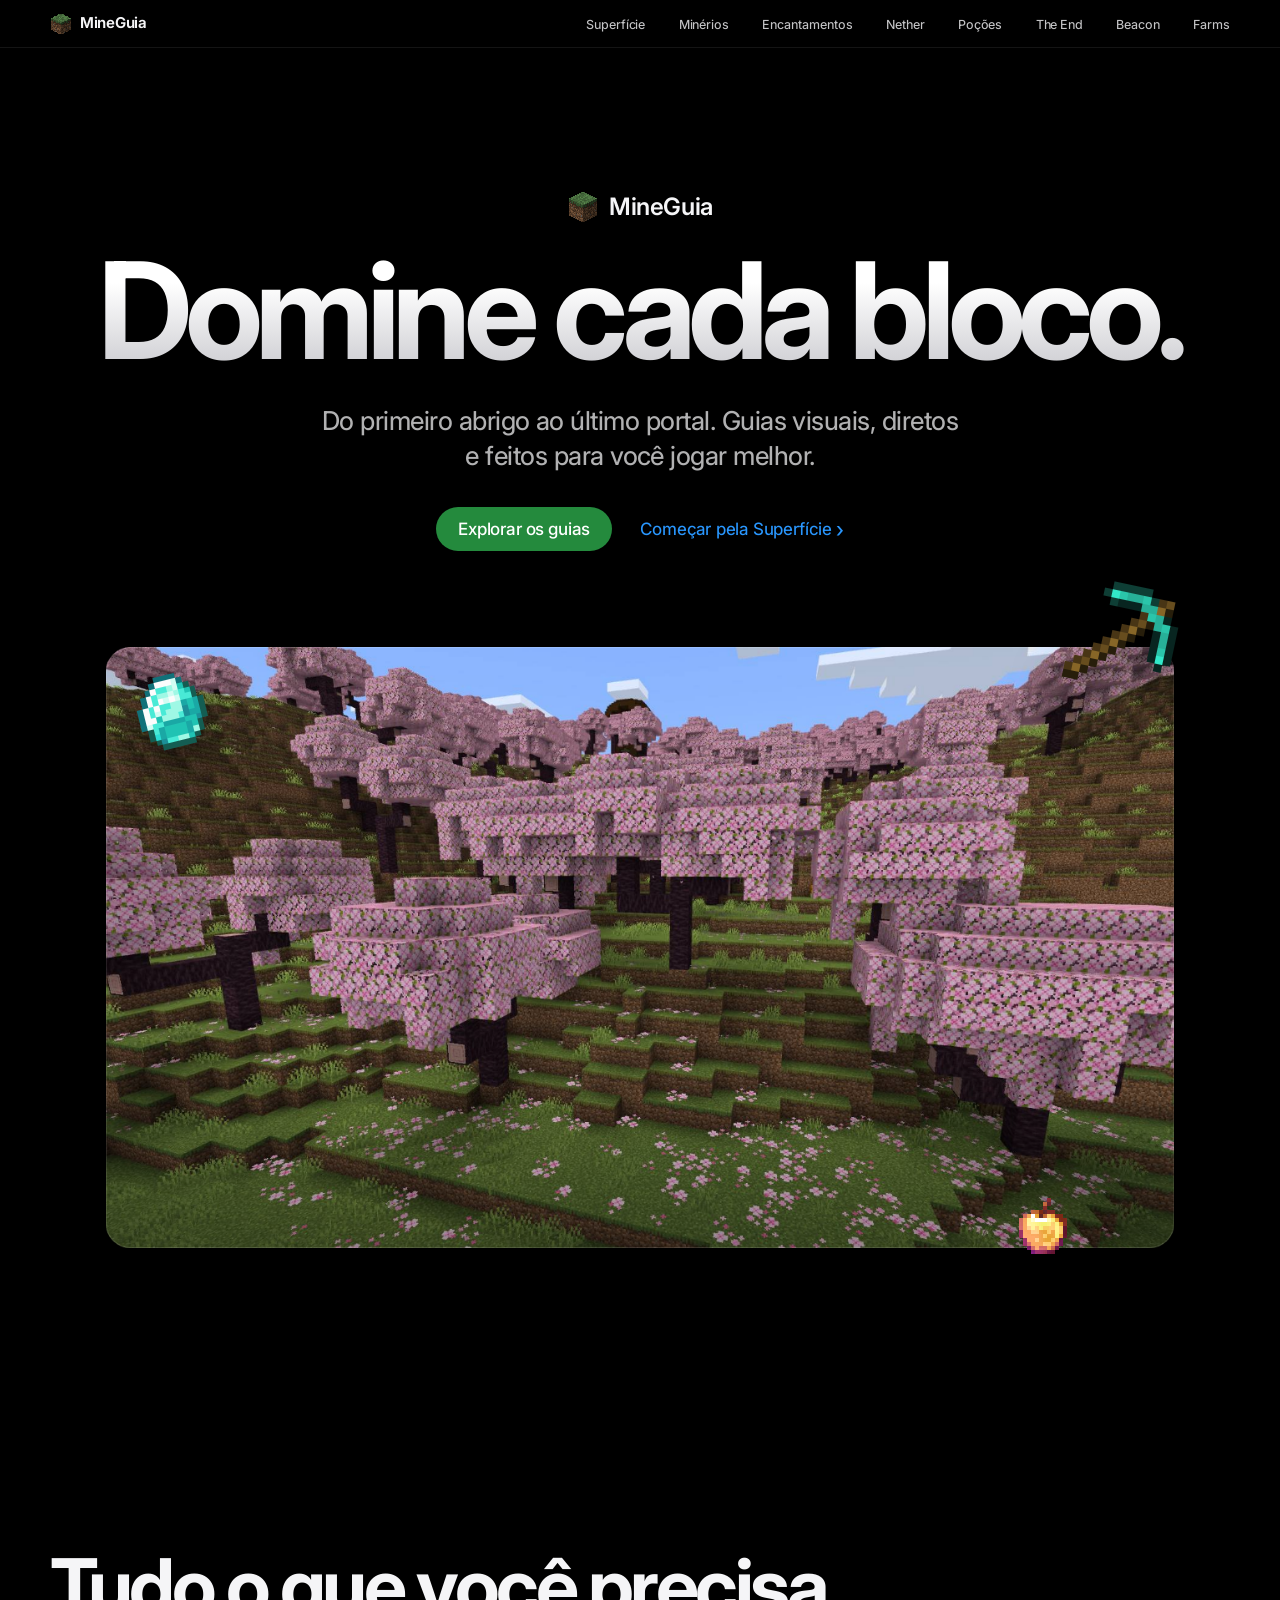
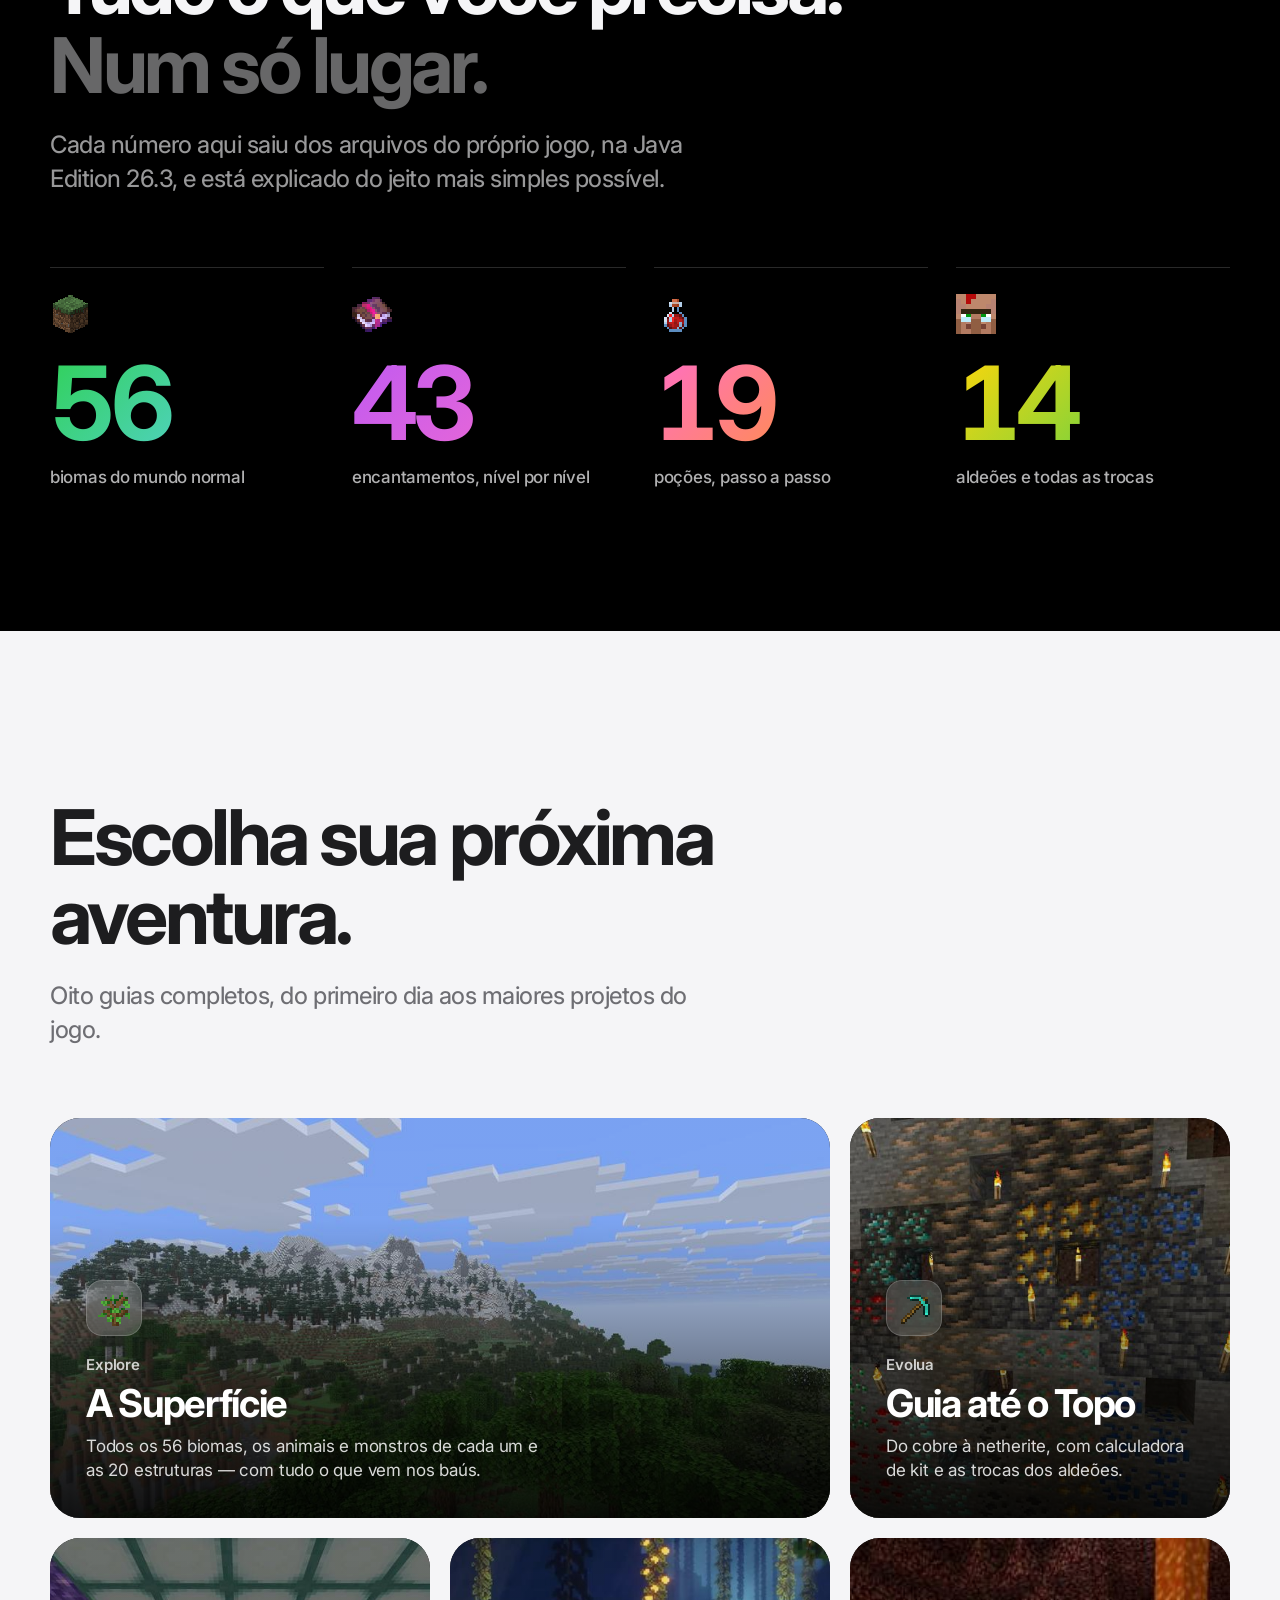
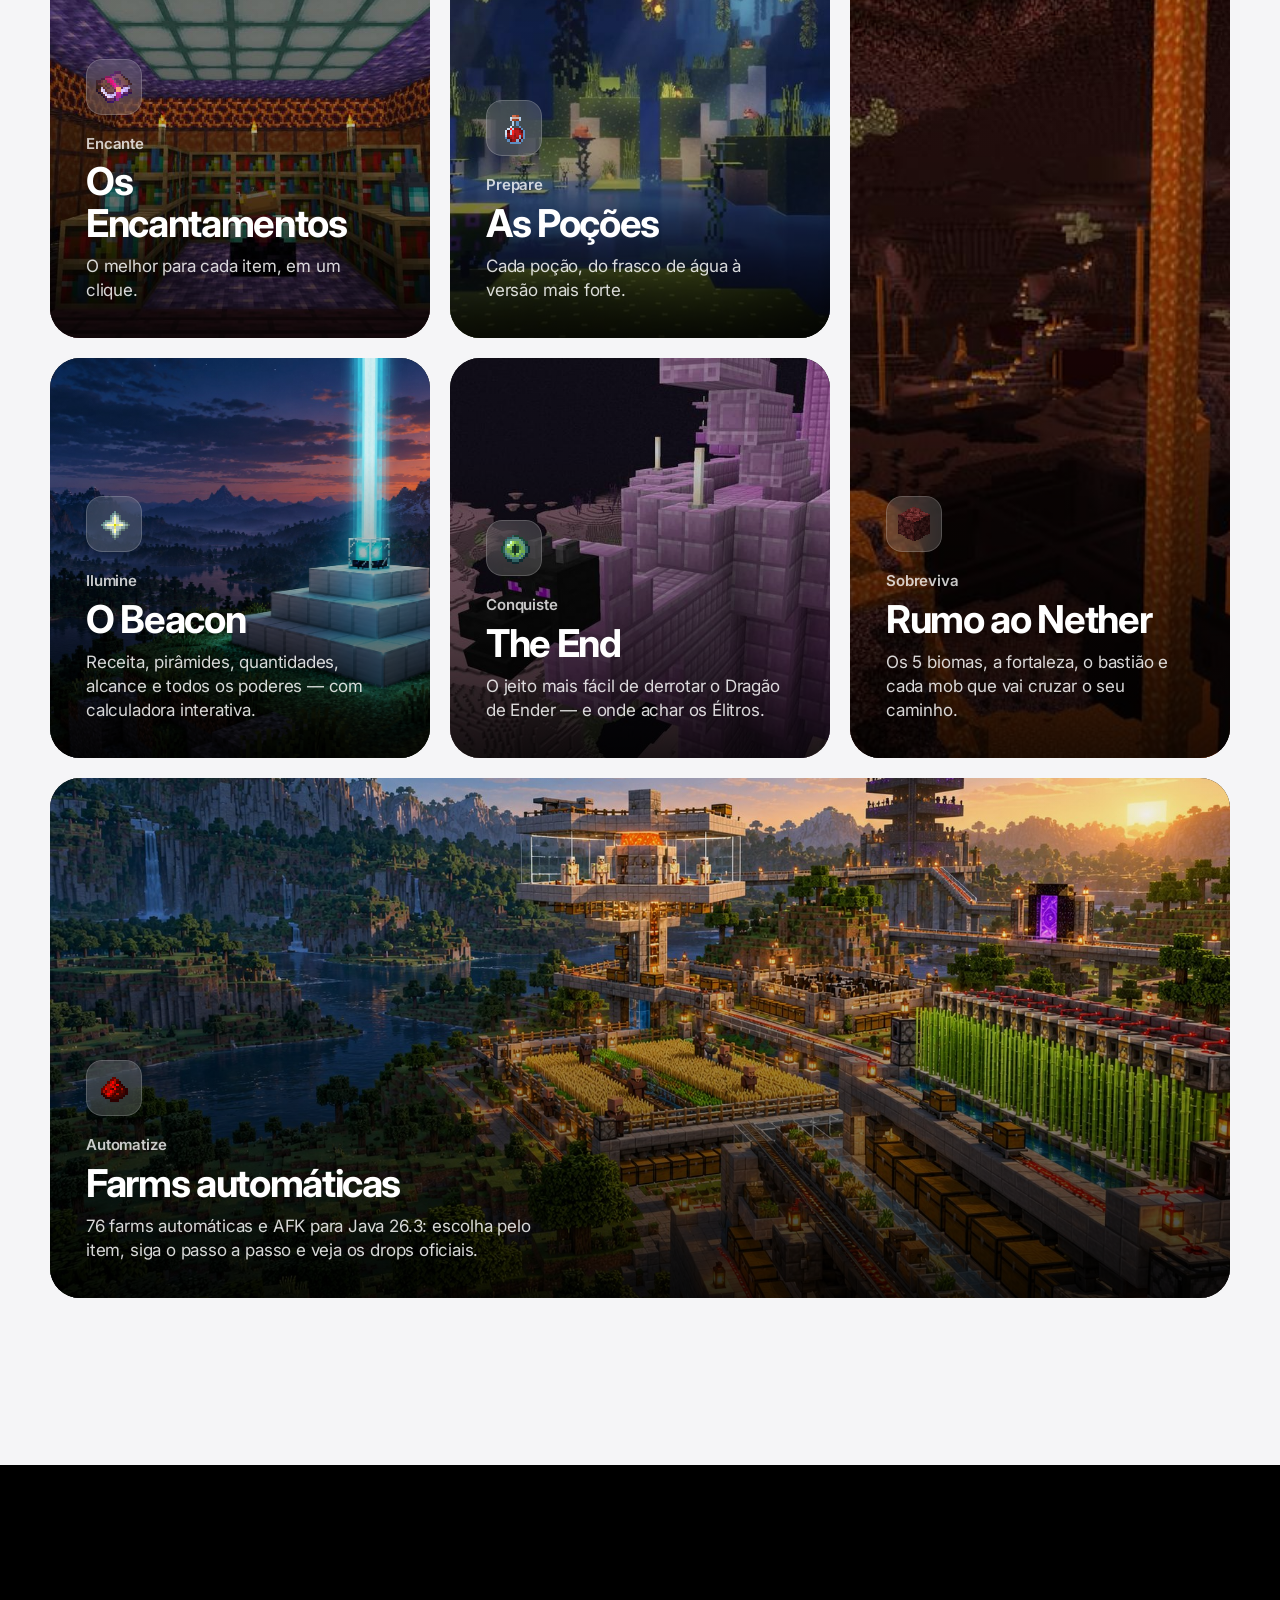
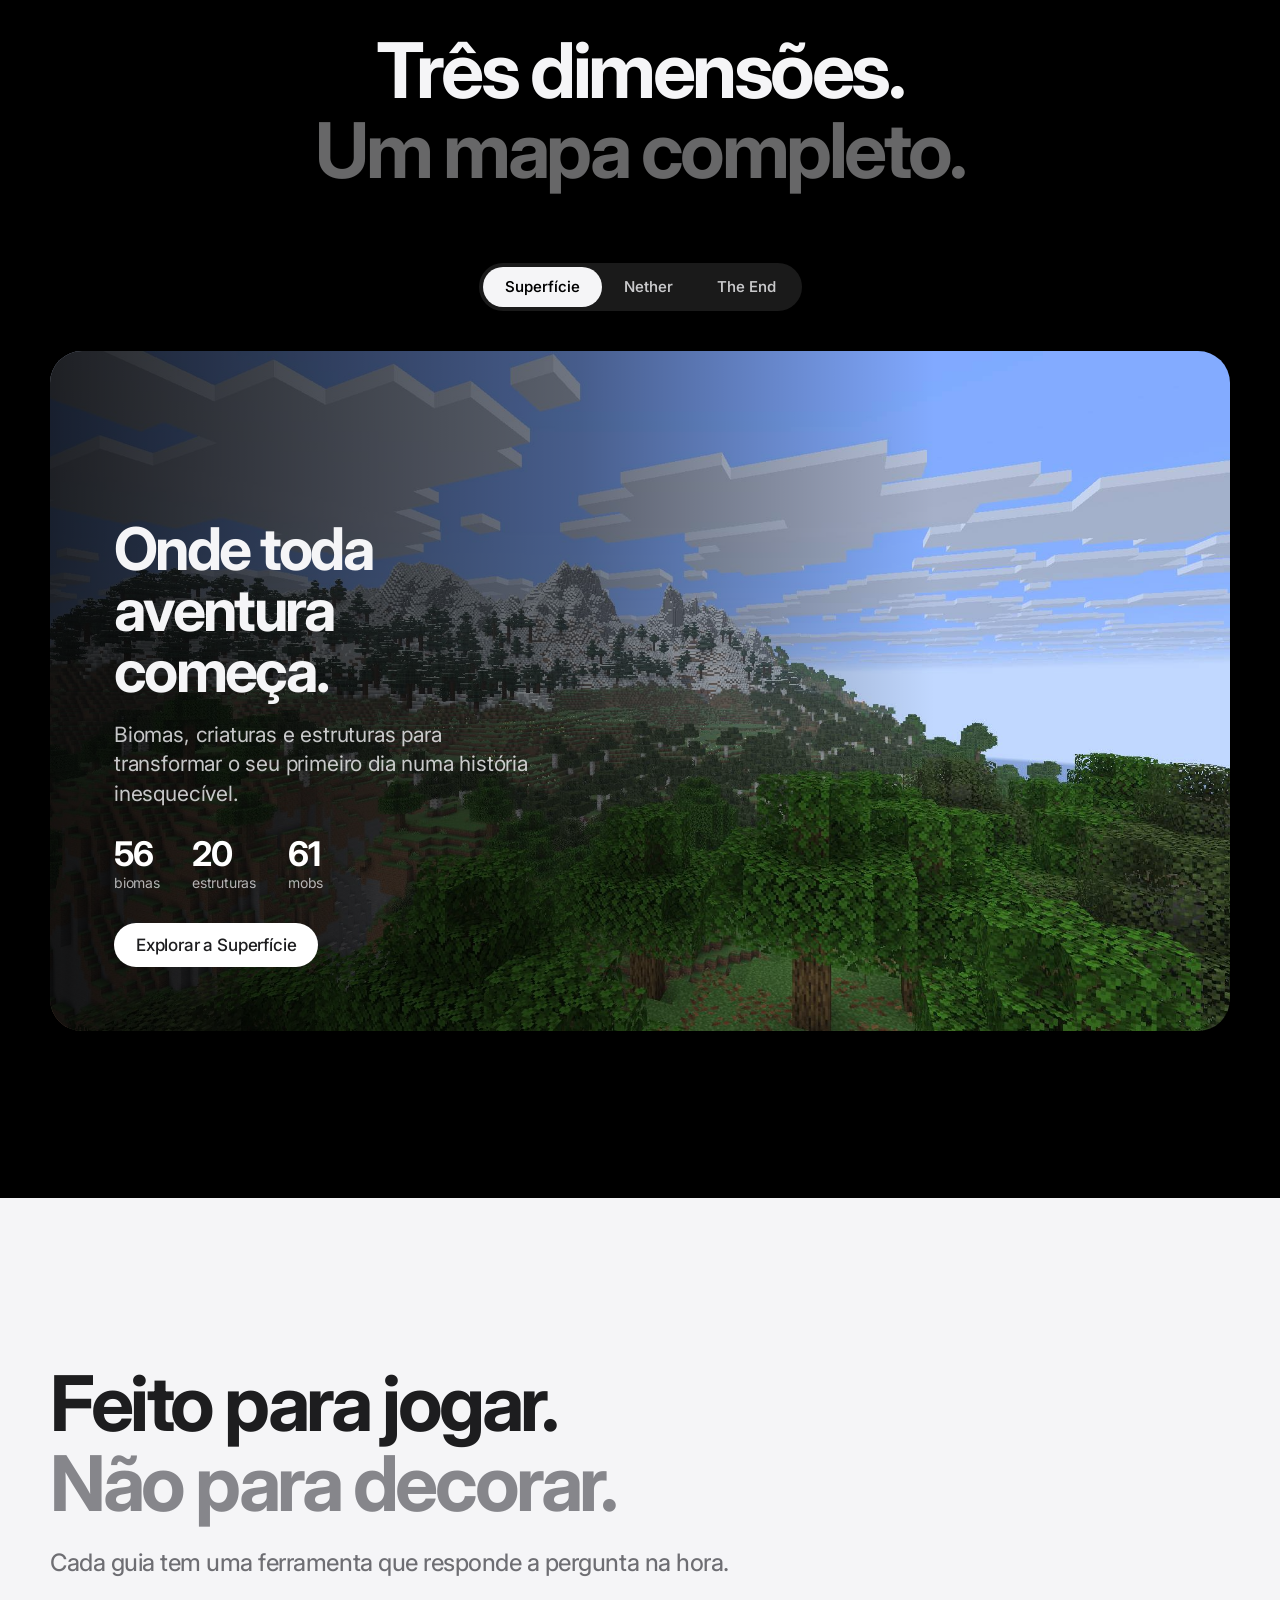
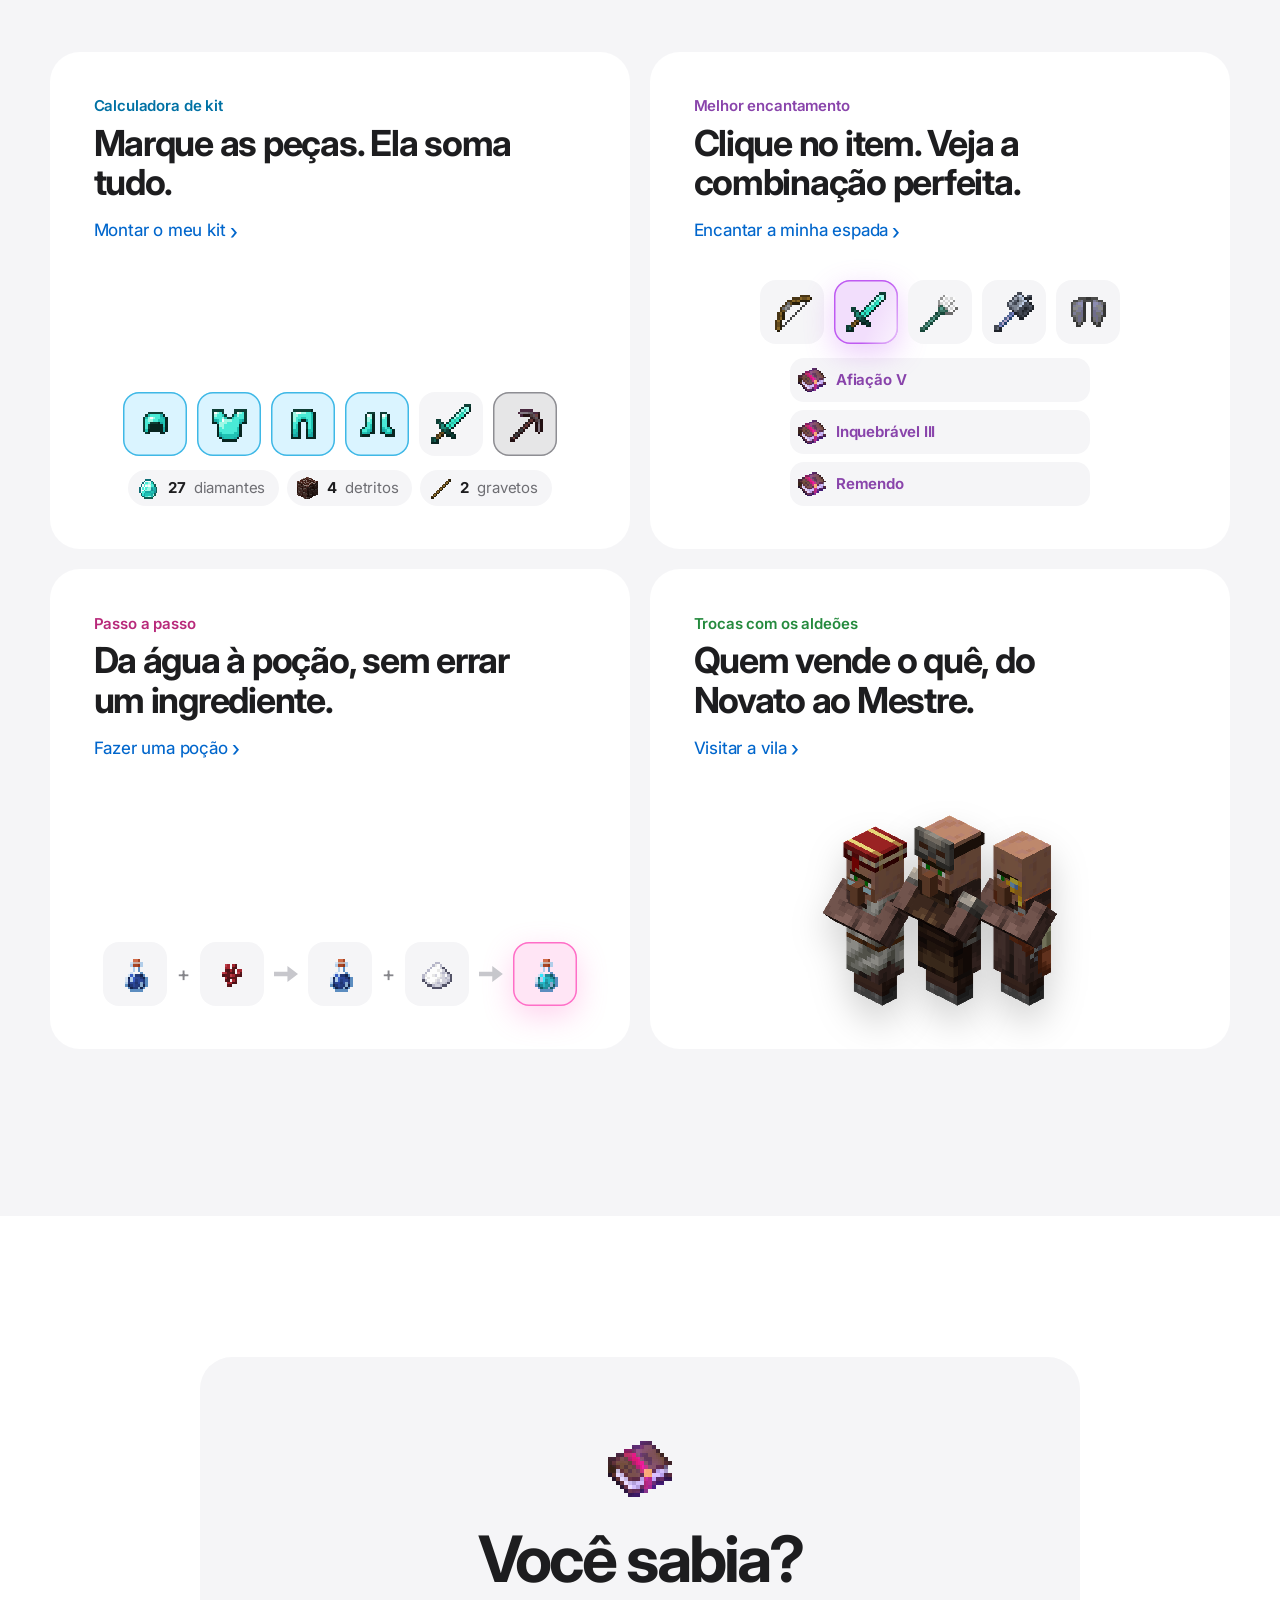
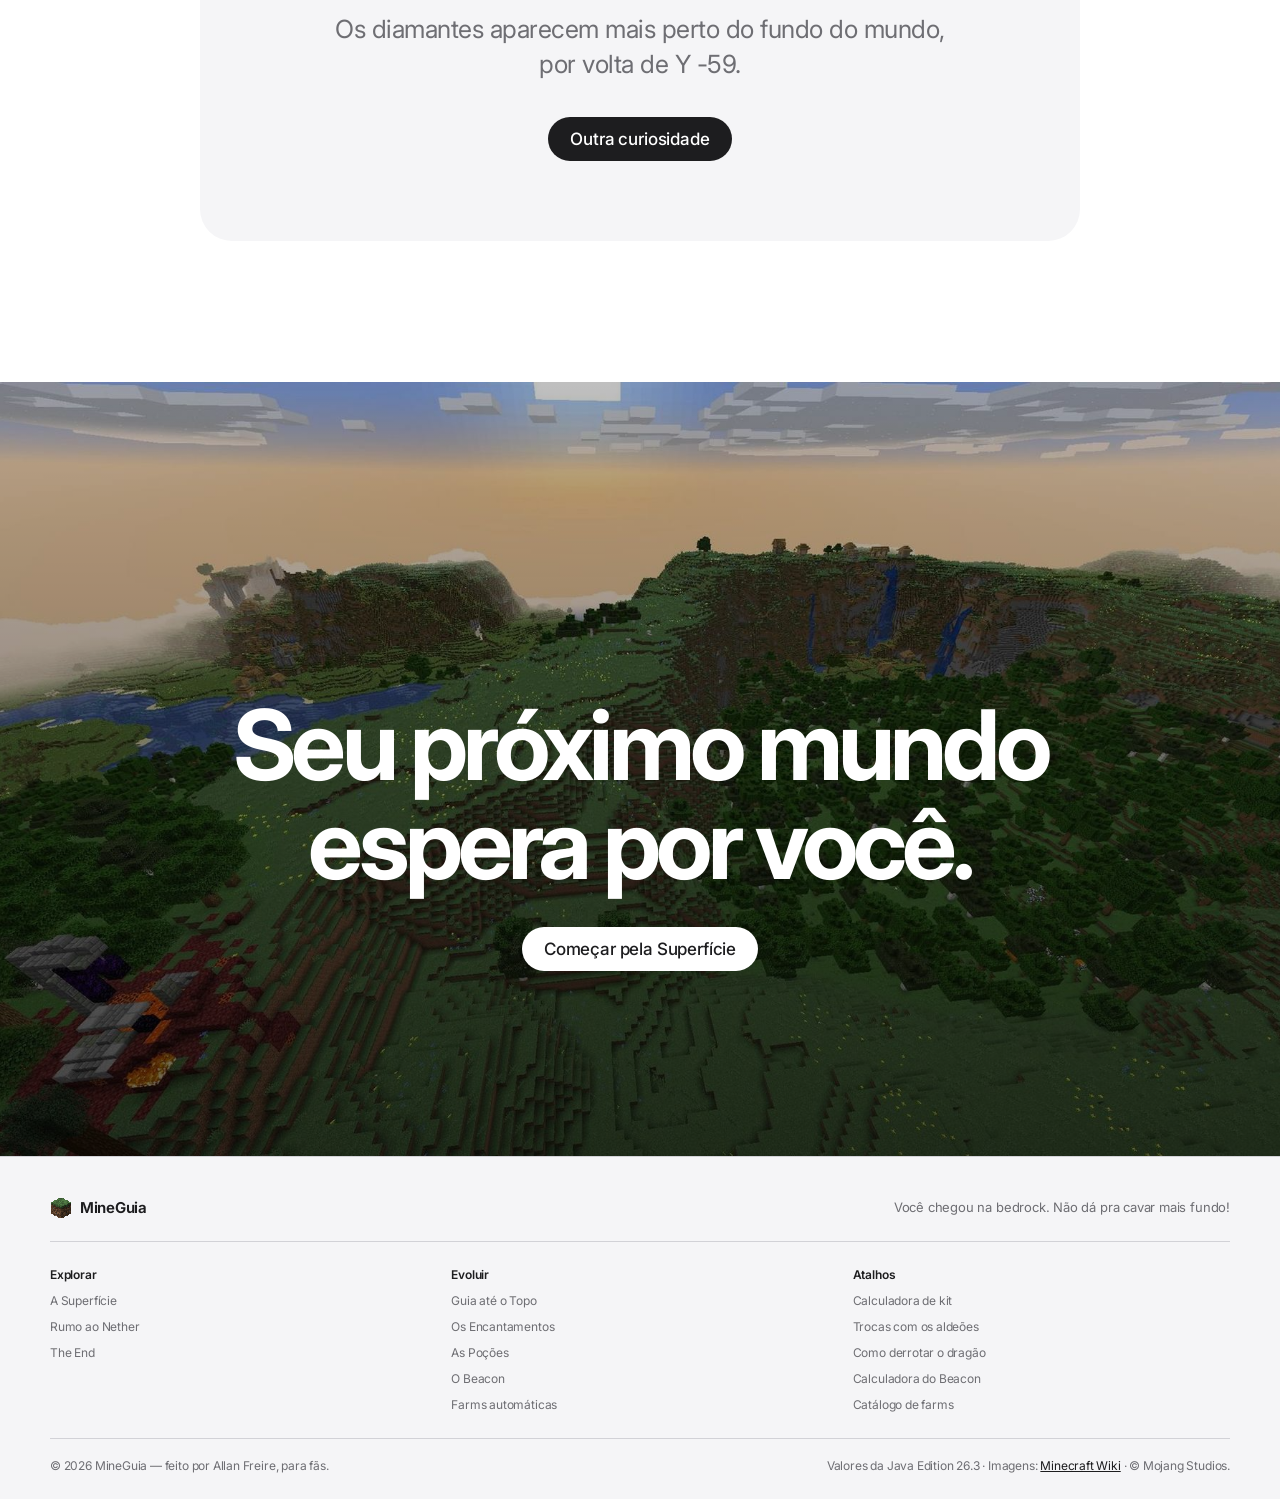
<file: index.html>
<!doctype html>
<html lang="pt-BR">
<head>
  <meta charset="utf-8">
  <meta name="viewport" content="width=device-width, initial-scale=1">
  <meta name="theme-color" content="#000000">
  <title>MineGuia — Minecraft, bloco a bloco</title>
  <meta name="description" content="Guias visuais de Minecraft: biomas, estruturas, minérios, encantamentos, poções, Nether, The End, Beacon e as melhores farms automáticas.">
  <link rel="icon" type="image/png" href="assets/img/itens/grass_block.png">
  <link rel="preload" as="image" href="assets/img/fundos/inicio.jpg" media="(min-width: 834px)">
  <link rel="preload" as="image" href="assets/img/fundos/inicio-m.jpg" media="(max-width: 833px)">
  <link rel="preconnect" href="https://fonts.googleapis.com">
  <link rel="preconnect" href="https://fonts.gstatic.com" crossorigin>
  <link rel="stylesheet" href="https://fonts.googleapis.com/css2?family=Inter:opsz,wght@14..32,400..800&display=swap">
  <link rel="stylesheet" href="css/base.css">
  <link rel="stylesheet" href="css/home.css">
  <script>document.documentElement.classList.add("js")</script>
</head>
<body class="home">
  <a class="pular-conteudo" href="#guias">Pular para os guias</a>

  <header class="gnav gnav--fixo">
    <nav class="gnav-barra" aria-label="Principal">
      <a class="gnav-marca" href="index.html" aria-label="MineGuia, página inicial">
        <img src="assets/img/itens/grass_block.png" alt=""><span>MineGuia</span>
      </a>
      <ul class="gnav-links" id="gnav-links">
        <li><a href="superficie.html"><img src="assets/img/itens/oak_sapling.png" alt=""><span>Superfície</span></a></li>
        <li><a href="minerios.html"><img src="assets/img/itens/diamond_pickaxe.png" alt=""><span>Minérios</span></a></li>
        <li><a href="encantamentos.html"><img src="assets/img/itens/enchanted_book.png" alt=""><span>Encantamentos</span></a></li>
        <li><a href="nether.html"><img src="assets/img/itens/netherrack.png" alt=""><span>Nether</span></a></li>
        <li><a href="pocoes.html"><img src="assets/img/itens/potion_healing.png" alt=""><span>Poções</span></a></li>
        <li><a href="end.html"><img src="assets/img/itens/eye_of_ender.png" alt=""><span>The End</span></a></li>
        <li><a href="beacon.html"><img src="assets/img/itens/nether_star.png" alt=""><span>Beacon</span></a></li>
        <li><a href="farms.html"><img src="assets/img/itens/redstone.png" alt=""><span>Farms</span></a></li>
      </ul>
      <button class="gnav-abrir" type="button" aria-expanded="false" aria-controls="gnav-links" aria-label="Abrir menu"><span></span><span></span></button>
    </nav>
  </header>

  <main id="conteudo">
    <!-- ===== 1. Topo: título e uma foto que cresce enquanto você rola ===== -->
    <section class="h-hero" aria-labelledby="h-titulo">
      <div class="h-hero-texto">
        <p class="h-olho"><img src="assets/img/itens/grass_block.png" alt="">MineGuia</p>
        <h1 id="h-titulo">Domine cada bloco.</h1>
        <p class="h-sub">Do primeiro abrigo ao último portal. Guias visuais, diretos e feitos para você jogar melhor.</p>
        <div class="h-acoes">
          <a class="btn btn--verde" href="#guias">Explorar os guias</a>
          <a class="mais-link mais-link--claro" href="superficie.html">Começar pela Superfície</a>
        </div>
      </div>

      <div class="h-palco" data-palco aria-hidden="true">
        <figure class="h-palco-foto">
          <picture>
            <source media="(max-width: 833px)" srcset="assets/img/fundos/inicio-m.jpg">
            <img src="assets/img/fundos/inicio.jpg" alt="" width="1920" height="1080">
          </picture>
        </figure>
        <img class="h-item h-item--diamante" src="assets/img/itens/diamond.png" alt="" style="--vel: 0.18">
        <img class="h-item h-item--picareta" src="assets/img/itens/diamond_pickaxe.png" alt="" style="--vel: -0.12">
        <img class="h-item h-item--maca" src="assets/img/itens/enchanted_golden_apple.png" alt="" style="--vel: 0.08">
      </div>
    </section>

    <!-- ===== 2. Números ===== -->
    <section class="h-numeros" aria-labelledby="h-numeros-titulo">
      <div class="h-cabeca" data-reveal>
        <h2 id="h-numeros-titulo">Tudo o que você precisa.<br><span>Num só lugar.</span></h2>
        <p>Cada número aqui saiu dos arquivos do próprio jogo, na Java Edition 26.3, e está explicado do jeito mais simples possível.</p>
      </div>
      <ul class="h-contas">
        <li data-reveal><img src="assets/img/itens/grass_block.png" alt=""><strong data-conta="56">56</strong><span>biomas do mundo normal</span></li>
        <li data-reveal style="--atraso: 0.08s"><img src="assets/img/itens/enchanted_book.png" alt=""><strong data-conta="43">43</strong><span>encantamentos, nível por nível</span></li>
        <li data-reveal style="--atraso: 0.16s"><img src="assets/img/itens/potion_healing.png" alt=""><strong data-conta="19">19</strong><span>poções, passo a passo</span></li>
        <li data-reveal style="--atraso: 0.24s"><img src="assets/img/aldeoes/rosto-bibliotecario.png" alt=""><strong data-conta="14">14</strong><span>aldeões e todas as trocas</span></li>
      </ul>
    </section>

    <!-- ===== 3. Os guias ===== -->
    <section class="h-guias" id="guias" aria-labelledby="h-guias-titulo">
      <div class="h-cabeca" data-reveal>
        <h2 id="h-guias-titulo">Escolha sua próxima aventura.</h2>
        <p>Oito guias completos, do primeiro dia aos maiores projetos do jogo.</p>
      </div>

      <div class="h-bento">
        <a class="tile tile--superficie" href="superficie.html" data-reveal>
          <img class="tile-foto" src="assets/img/fundos/superficie-m.jpg" alt="" loading="lazy" width="960" height="540">
          <div class="tile-texto">
            <img class="tile-ico" src="assets/img/itens/oak_sapling.png" alt="">
            <p class="tile-olho">Explore</p>
            <h3>A Superfície</h3>
            <p>Todos os 56 biomas, os animais e monstros de cada um e as 20 estruturas — com tudo o que vem nos baús.</p>
          </div>
          <span class="tile-mais">Abrir guia</span>
        </a>

        <a class="tile tile--minerios" href="minerios.html" data-reveal style="--atraso: 0.06s">
          <img class="tile-foto" src="assets/img/fundos/minerios-m.jpg" alt="" loading="lazy" width="960" height="540">
          <div class="tile-texto">
            <img class="tile-ico" src="assets/img/itens/diamond_pickaxe.png" alt="">
            <p class="tile-olho">Evolua</p>
            <h3>Guia até o Topo</h3>
            <p>Do cobre à netherite, com calculadora de kit e as trocas dos aldeões.</p>
          </div>
          <span class="tile-mais">Abrir guia</span>
        </a>

        <a class="tile tile--encantamentos" href="encantamentos.html" data-reveal>
          <img class="tile-foto" src="assets/img/fundos/encantamentos-m.jpg" alt="" loading="lazy" width="960" height="540">
          <div class="tile-texto">
            <img class="tile-ico" src="assets/img/itens/enchanted_book.png" alt="">
            <p class="tile-olho">Encante</p>
            <h3>Os Encantamentos</h3>
            <p>O melhor para cada item, em um clique.</p>
          </div>
          <span class="tile-mais">Abrir guia</span>
        </a>

        <a class="tile tile--pocoes" href="pocoes.html" data-reveal style="--atraso: 0.06s">
          <img class="tile-foto" src="assets/img/fundos/pocoes-m.jpg" alt="" loading="lazy" width="960" height="540">
          <div class="tile-texto">
            <img class="tile-ico" src="assets/img/itens/potion_healing.png" alt="">
            <p class="tile-olho">Prepare</p>
            <h3>As Poções</h3>
            <p>Cada poção, do frasco de água à versão mais forte.</p>
          </div>
          <span class="tile-mais">Abrir guia</span>
        </a>

        <a class="tile tile--nether" href="nether.html" data-reveal style="--atraso: 0.12s">
          <img class="tile-foto" src="assets/img/fundos/nether-m.jpg" alt="" loading="lazy" width="960" height="540">
          <div class="tile-texto">
            <img class="tile-ico" src="assets/img/itens/netherrack.png" alt="">
            <p class="tile-olho">Sobreviva</p>
            <h3>Rumo ao Nether</h3>
            <p>Os 5 biomas, a fortaleza, o bastião e cada mob que vai cruzar o seu caminho.</p>
          </div>
          <span class="tile-mais">Abrir guia</span>
        </a>

        <a class="tile tile--end" href="end.html" data-reveal>
          <img class="tile-foto" src="assets/img/fundos/end-m.jpg" alt="" loading="lazy" width="960" height="540">
          <div class="tile-texto">
            <img class="tile-ico" src="assets/img/itens/eye_of_ender.png" alt="">
            <p class="tile-olho">Conquiste</p>
            <h3>The End</h3>
            <p>O jeito mais fácil de derrotar o Dragão de Ender — e onde achar os Élitros.</p>
          </div>
          <span class="tile-mais">Abrir guia</span>
        </a>

        <a class="tile tile--beacon" href="beacon.html" data-reveal style="--atraso: 0.06s">
          <img class="tile-foto" src="assets/img/fundos/beacon.jpg" alt="" loading="lazy" width="1672" height="943">
          <div class="tile-texto">
            <img class="tile-ico" src="assets/img/itens/nether_star.png" alt="">
            <p class="tile-olho">Ilumine</p>
            <h3>O Beacon</h3>
            <p>Receita, pirâmides, quantidades, alcance e todos os poderes — com calculadora interativa.</p>
          </div>
          <span class="tile-mais">Abrir guia</span>
        </a>

        <a class="tile tile--farms" href="farms.html" data-reveal style="--atraso: 0.12s">
          <img class="tile-foto" src="assets/img/fundos/farms.jpg" alt="" loading="lazy" width="1672" height="943">
          <div class="tile-texto">
            <img class="tile-ico" src="assets/img/itens/redstone.png" alt="">
            <p class="tile-olho">Automatize</p>
            <h3>Farms automáticas</h3>
            <p>76 farms automáticas e AFK para Java 26.3: escolha pelo item, siga o passo a passo e veja os drops oficiais.</p>
          </div>
          <span class="tile-mais">Abrir catálogo</span>
        </a>
      </div>
    </section>

    <!-- ===== 4. As três dimensões ===== -->
    <section class="h-mundos" aria-labelledby="h-mundos-titulo">
      <div class="h-cabeca h-cabeca--centro" data-reveal>
        <h2 id="h-mundos-titulo">Três dimensões.<br><span>Um mapa completo.</span></h2>
      </div>

      <div class="h-abas" role="tablist" aria-label="Dimensões" data-abas data-reveal>
        <span class="h-abas-marcador" aria-hidden="true"></span>
        <button type="button" role="tab" id="aba-superficie" aria-controls="painel-superficie" aria-selected="true" data-aba="superficie">Superfície</button>
        <button type="button" role="tab" id="aba-nether" aria-controls="painel-nether" aria-selected="false" tabindex="-1" data-aba="nether">Nether</button>
        <button type="button" role="tab" id="aba-end" aria-controls="painel-end" aria-selected="false" tabindex="-1" data-aba="end">The End</button>
      </div>

      <div class="h-paineis" data-reveal>
        <article class="h-painel is-ativo" id="painel-superficie" role="tabpanel" aria-labelledby="aba-superficie" data-painel="superficie">
          <img src="assets/img/fundos/superficie.jpg" alt="Montanhas e florestas do mundo normal" loading="lazy" width="1920" height="1080">
          <div class="h-painel-texto">
            <h3>Onde toda aventura começa.</h3>
            <p>Biomas, criaturas e estruturas para transformar o seu primeiro dia numa história inesquecível.</p>
            <ul class="h-fatos">
              <li><strong>56</strong> biomas</li>
              <li><strong>20</strong> estruturas</li>
              <li><strong>61</strong> mobs</li>
            </ul>
            <a class="btn btn--claro" href="superficie.html">Explorar a Superfície</a>
          </div>
        </article>

        <article class="h-painel" id="painel-nether" role="tabpanel" aria-labelledby="aba-nether" data-painel="nether" hidden>
          <img src="assets/img/fundos/nether.jpg" alt="Colunas de lava no Nether" loading="lazy" width="1920" height="1080">
          <div class="h-painel-texto">
            <h3>O perigo tem outra dimensão.</h3>
            <p>Fortalezas, bastiões e tudo o que você precisa levar para voltar inteiro — e mais forte.</p>
            <ul class="h-fatos">
              <li><strong>5</strong> biomas</li>
              <li><strong>4</strong> estruturas</li>
              <li><strong>11</strong> mobs</li>
            </ul>
            <a class="btn btn--claro" href="nether.html">Entrar no Nether</a>
          </div>
        </article>

        <article class="h-painel" id="painel-end" role="tabpanel" aria-labelledby="aba-end" data-painel="end" hidden>
          <img src="assets/img/fundos/end.jpg" alt="Um Navio do End ao lado de uma Cidade do End" loading="lazy" width="1920" height="1080">
          <div class="h-painel-texto">
            <h3>O fim é só o começo.</h3>
            <p>Derrote o dragão, alcance as cidades distantes e conquiste o item que muda toda a exploração.</p>
            <ul class="h-fatos">
              <li><strong>6</strong> passos até o dragão</li>
              <li><strong>11</strong> itens raros</li>
              <li><strong>5</strong> lugares</li>
            </ul>
            <a class="btn btn--claro" href="end.html">Chegar ao The End</a>
          </div>
        </article>
      </div>
    </section>

    <!-- ===== 5. As ferramentas de cada guia ===== -->
    <section class="h-recursos" aria-labelledby="h-recursos-titulo">
      <div class="h-cabeca" data-reveal>
        <h2 id="h-recursos-titulo">Feito para jogar.<br><span>Não para decorar.</span></h2>
        <p>Cada guia tem uma ferramenta que responde a pergunta na hora.</p>
      </div>

      <div class="h-recursos-grade">
        <a class="recurso-tile recurso-tile--calc" href="minerios.html#calculadora" data-reveal>
          <div class="recurso-texto">
            <p class="tile-olho">Calculadora de kit</p>
            <h3>Marque as peças. Ela soma tudo.</h3>
            <span class="mais-link">Montar o meu kit</span>
          </div>
          <div class="mock mock-calc" aria-hidden="true">
            <div class="mock-slots">
              <span class="mock-slot is-on"><img src="assets/img/itens/diamond_helmet.png" alt=""></span>
              <span class="mock-slot is-on"><img src="assets/img/itens/diamond_chestplate.png" alt=""></span>
              <span class="mock-slot is-on"><img src="assets/img/itens/diamond_leggings.png" alt=""></span>
              <span class="mock-slot is-on"><img src="assets/img/itens/diamond_boots.png" alt=""></span>
              <span class="mock-slot"><img src="assets/img/itens/diamond_sword.png" alt=""></span>
              <span class="mock-slot is-on is-netherite"><img src="assets/img/itens/netherite_pickaxe.png" alt=""></span>
            </div>
            <div class="mock-total">
              <span><img src="assets/img/itens/diamond.png" alt=""><b>27</b> diamantes</span>
              <span><img src="assets/img/itens/ancient_debris.png" alt=""><b>4</b> detritos</span>
              <span><img src="assets/img/itens/stick.png" alt=""><b>2</b> gravetos</span>
            </div>
          </div>
        </a>

        <a class="recurso-tile recurso-tile--enc" href="encantamentos.html#melhor" data-reveal style="--atraso: 0.08s">
          <div class="recurso-texto">
            <p class="tile-olho">Melhor encantamento</p>
            <h3>Clique no item. Veja a combinação perfeita.</h3>
            <span class="mais-link">Encantar a minha espada</span>
          </div>
          <div class="mock mock-enc" aria-hidden="true">
            <div class="mock-itens">
              <span><img src="assets/img/itens/bow.png" alt=""></span>
              <span class="is-on"><img src="assets/img/itens/diamond_sword.png" alt=""></span>
              <span><img src="assets/img/itens/trident.png" alt=""></span>
              <span><img src="assets/img/itens/mace.png" alt=""></span>
              <span><img src="assets/img/itens/elytra.png" alt=""></span>
            </div>
            <ul class="mock-lista">
              <li><img src="assets/img/itens/enchanted_book.png" alt="">Afiação V</li>
              <li><img src="assets/img/itens/enchanted_book.png" alt="">Inquebrável III</li>
              <li><img src="assets/img/itens/enchanted_book.png" alt="">Remendo</li>
            </ul>
          </div>
        </a>

        <a class="recurso-tile recurso-tile--pocao" href="pocoes.html#escolher" data-reveal>
          <div class="recurso-texto">
            <p class="tile-olho">Passo a passo</p>
            <h3>Da água à poção, sem errar um ingrediente.</h3>
            <span class="mais-link">Fazer uma poção</span>
          </div>
          <div class="mock mock-pocao" aria-hidden="true">
            <span class="mock-slot"><img src="assets/img/itens/potion_water.png" alt=""></span>
            <i>+</i>
            <span class="mock-slot"><img src="assets/img/itens/nether_wart.png" alt=""></span>
            <i class="mock-seta"></i>
            <span class="mock-slot"><img src="assets/img/itens/potion_awkward.png" alt=""></span>
            <i>+</i>
            <span class="mock-slot"><img src="assets/img/itens/sugar.png" alt=""></span>
            <i class="mock-seta"></i>
            <span class="mock-slot is-on"><img src="assets/img/itens/potion_swiftness.png" alt=""></span>
          </div>
        </a>

        <a class="recurso-tile recurso-tile--vila" href="minerios.html#aldeoes" data-reveal style="--atraso: 0.08s">
          <div class="recurso-texto">
            <p class="tile-olho">Trocas com os aldeões</p>
            <h3>Quem vende o quê, do Novato ao Mestre.</h3>
            <span class="mais-link">Visitar a vila</span>
          </div>
          <div class="mock mock-vila" aria-hidden="true">
            <img src="assets/img/aldeoes/bibliotecario.png" alt="">
            <img src="assets/img/aldeoes/armeiro-armaduras.png" alt="">
            <img src="assets/img/aldeoes/cartografo.png" alt="">
          </div>
        </a>
      </div>
    </section>

    <!-- ===== 6. Você sabia? ===== -->
    <section class="h-curiosidade" aria-labelledby="h-curiosidade-titulo">
      <div class="h-curiosidade-cartao" data-curiosidade data-reveal>
        <img src="assets/img/itens/enchanted_book.png" alt="">
        <h2 id="h-curiosidade-titulo">Você sabia?</h2>
        <p class="h-curiosidade-texto" data-curiosidade-texto aria-live="polite">Um dia inteiro no Minecraft dura 20 minutos na vida real.</p>
        <button class="btn btn--escuro" type="button" data-curiosidade-botao>Outra curiosidade</button>
      </div>
    </section>

    <!-- ===== 7. Chamada final ===== -->
    <section class="h-final" aria-labelledby="h-final-titulo">
      <picture>
        <source media="(max-width: 833px)" srcset="assets/img/fundos/cta-m.jpg">
        <img class="h-final-foto" src="assets/img/fundos/cta.jpg" alt="" loading="lazy" width="1920" height="1080">
      </picture>
      <div class="h-final-texto" data-reveal>
        <h2 id="h-final-titulo">Seu próximo mundo<br>espera por você.</h2>
        <a class="btn btn--claro" href="superficie.html">Começar pela Superfície</a>
      </div>
    </section>
  </main>

  <footer class="gfoot">
    <div class="gfoot-dentro">
      <div class="gfoot-topo">
        <a class="gfoot-marca" href="index.html"><img src="assets/img/itens/grass_block.png" alt=""><span>MineGuia</span></a>
        <p class="gfoot-frase">Você chegou na bedrock. Não dá pra cavar mais fundo!</p>
      </div>
      <nav class="gfoot-colunas" aria-label="Todos os guias">
        <div>
          <h2>Explorar</h2>
          <ul>
            <li><a href="superficie.html">A Superfície</a></li>
            <li><a href="nether.html">Rumo ao Nether</a></li>
            <li><a href="end.html">The End</a></li>
          </ul>
        </div>
        <div>
          <h2>Evoluir</h2>
          <ul>
            <li><a href="minerios.html">Guia até o Topo</a></li>
            <li><a href="encantamentos.html">Os Encantamentos</a></li>
            <li><a href="pocoes.html">As Poções</a></li>
            <li><a href="beacon.html">O Beacon</a></li>
            <li><a href="farms.html">Farms automáticas</a></li>
          </ul>
        </div>
        <div>
          <h2>Atalhos</h2>
          <ul>
            <li><a href="minerios.html#calculadora">Calculadora de kit</a></li>
            <li><a href="minerios.html#aldeoes">Trocas com os aldeões</a></li>
            <li><a href="end.html#passo-dragao">Como derrotar o dragão</a></li>
            <li><a href="beacon.html#calculadora">Calculadora do Beacon</a></li>
            <li><a href="farms.html#catalogo">Catálogo de farms</a></li>
          </ul>
        </div>
      </nav>
      <div class="gfoot-meta">
        <p>© <span data-ano>2026</span> MineGuia — feito por Allan Freire, para fãs.</p>
        <p>Valores da Java Edition 26.3 · Imagens: <a href="https://minecraft.wiki" target="_blank" rel="noopener">Minecraft Wiki</a> · © Mojang Studios.</p>
      </div>
    </div>
  </footer>

  <script src="js/main.js"></script>
  <script src="js/site.js"></script>
  <script src="js/home.js"></script>
</body>
</html>
</file>
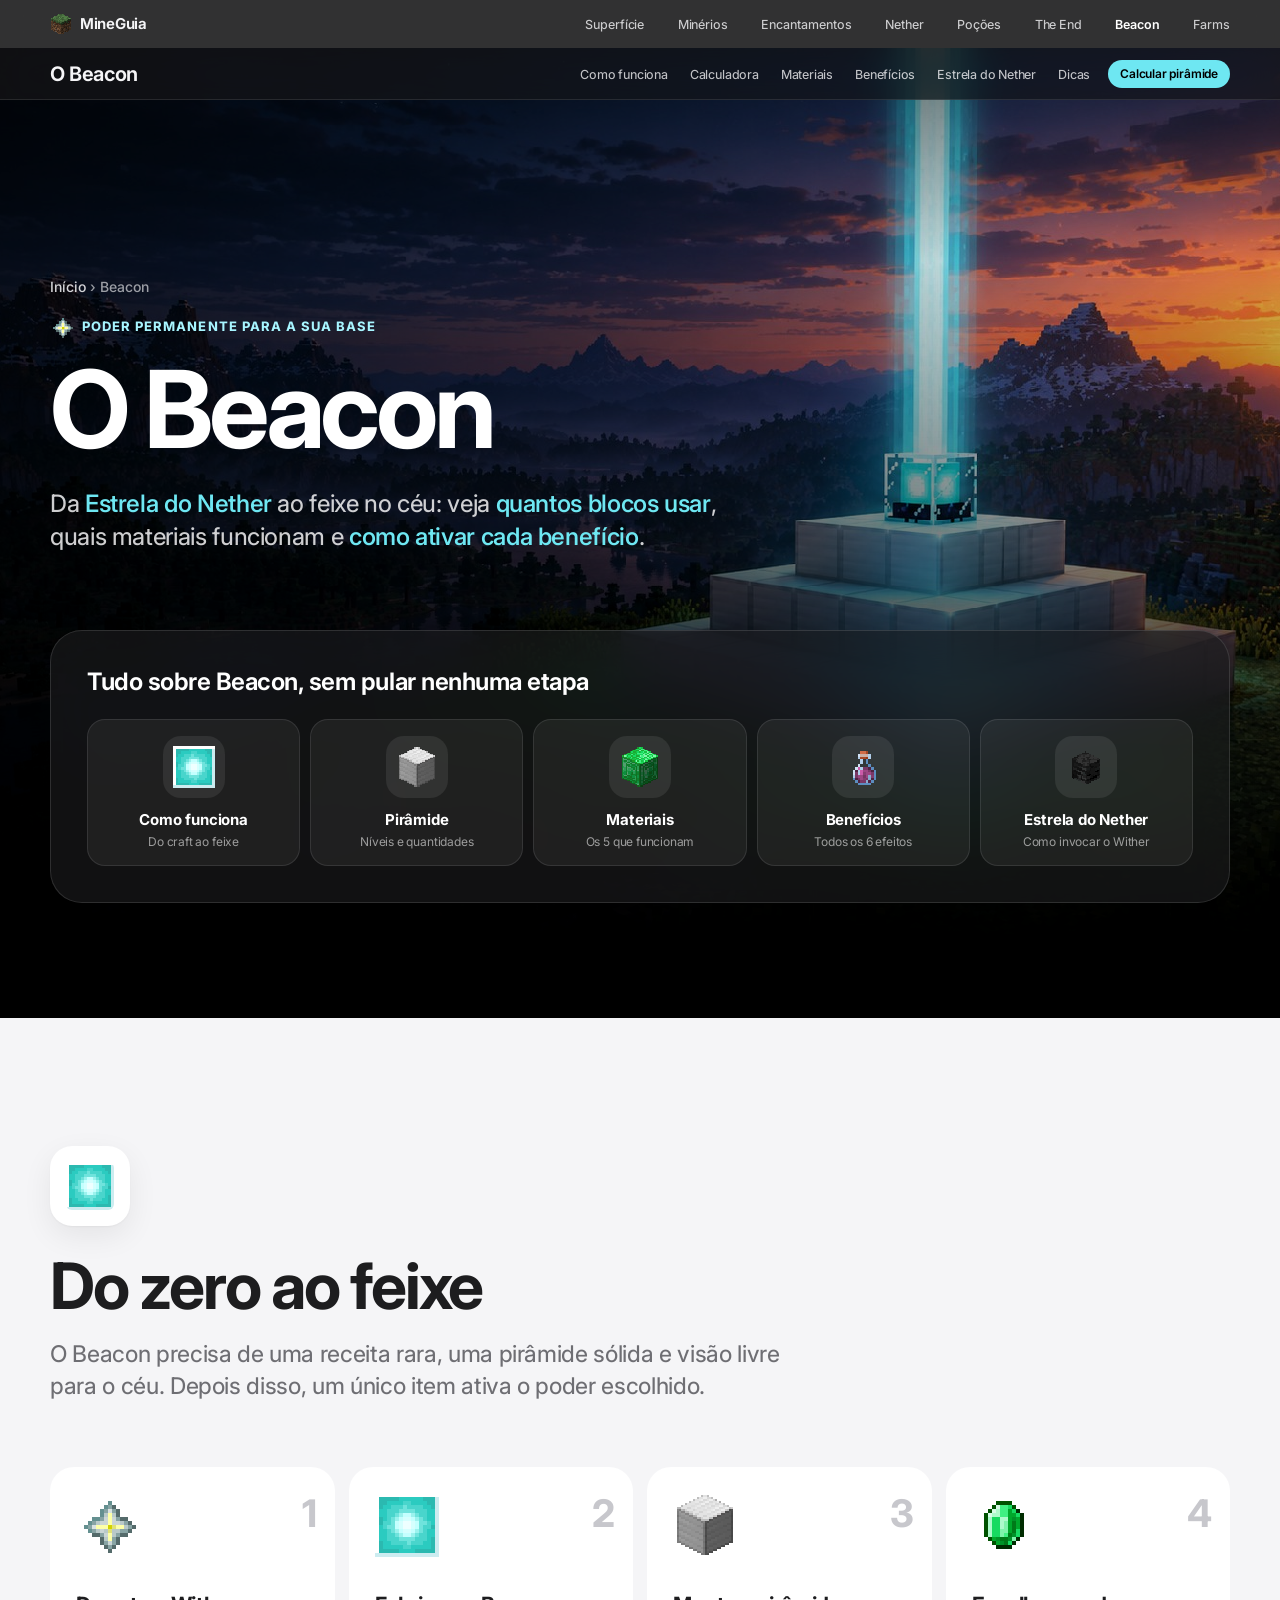
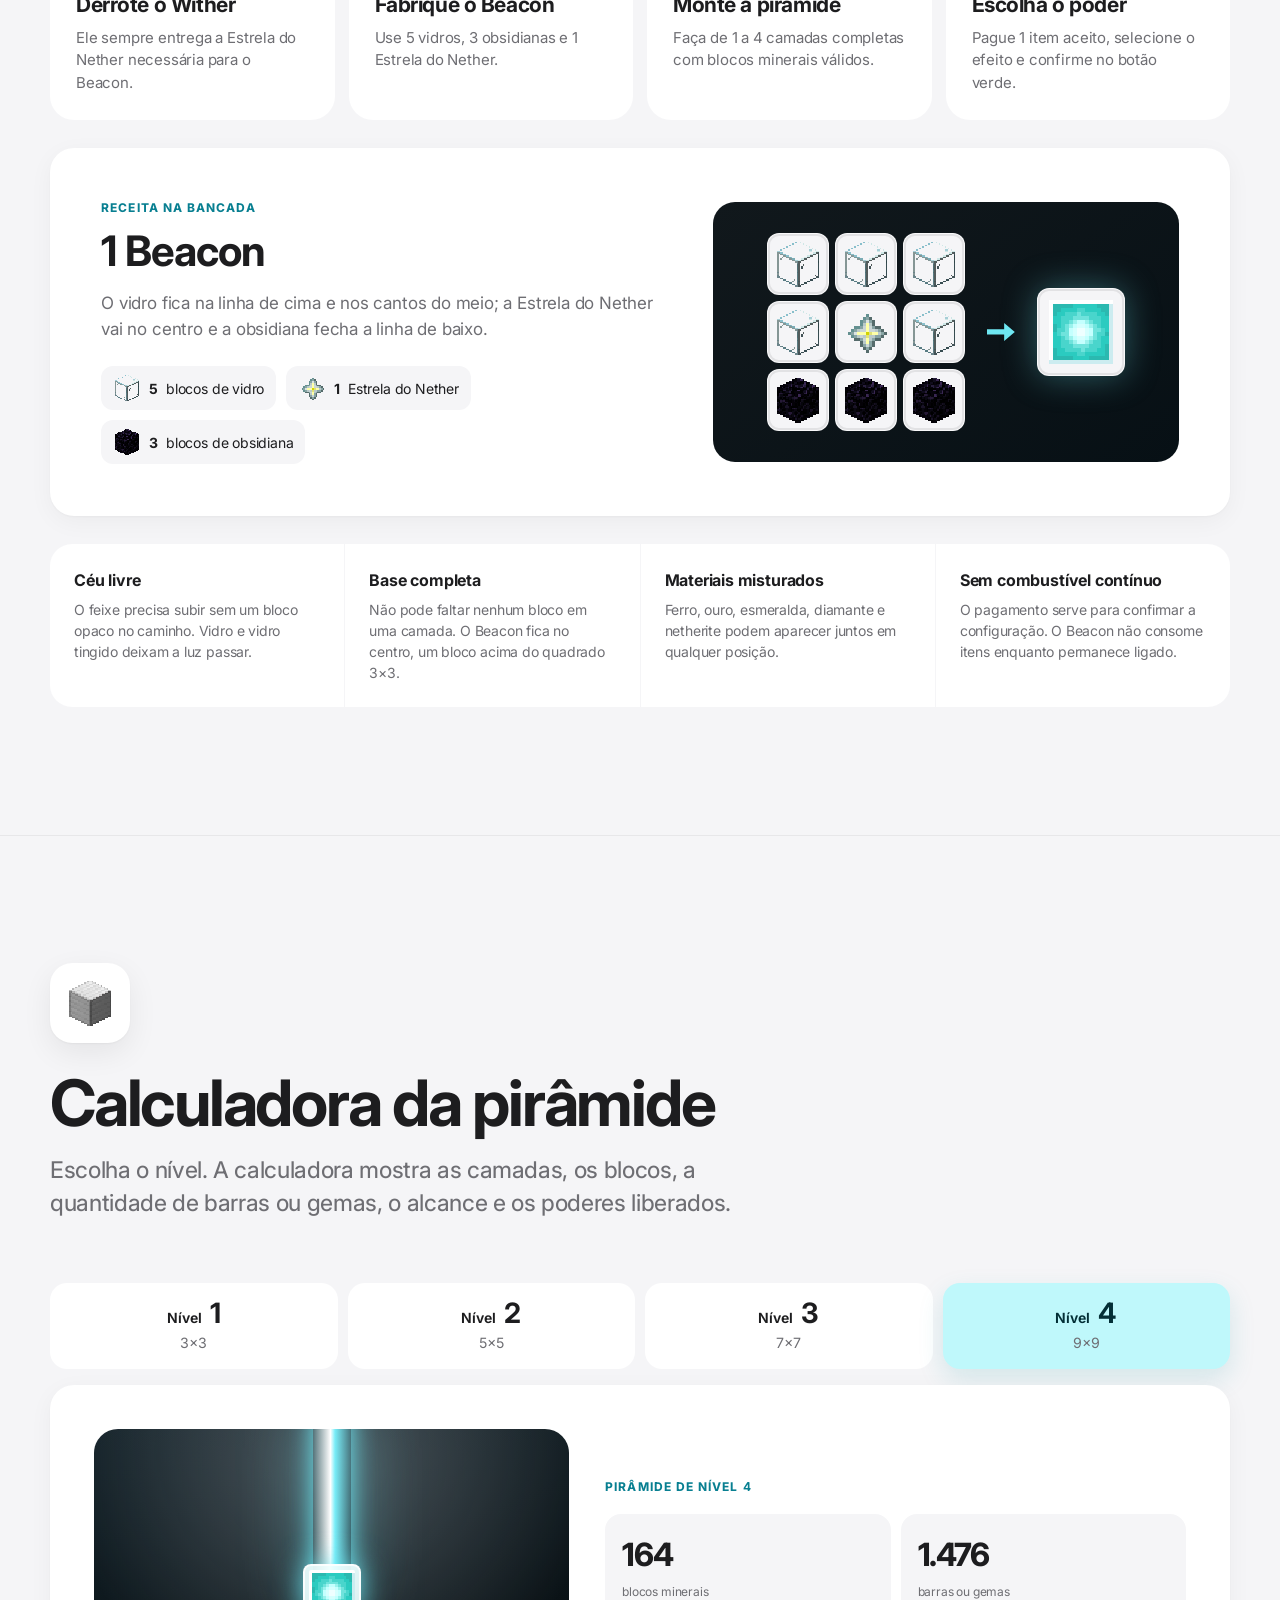
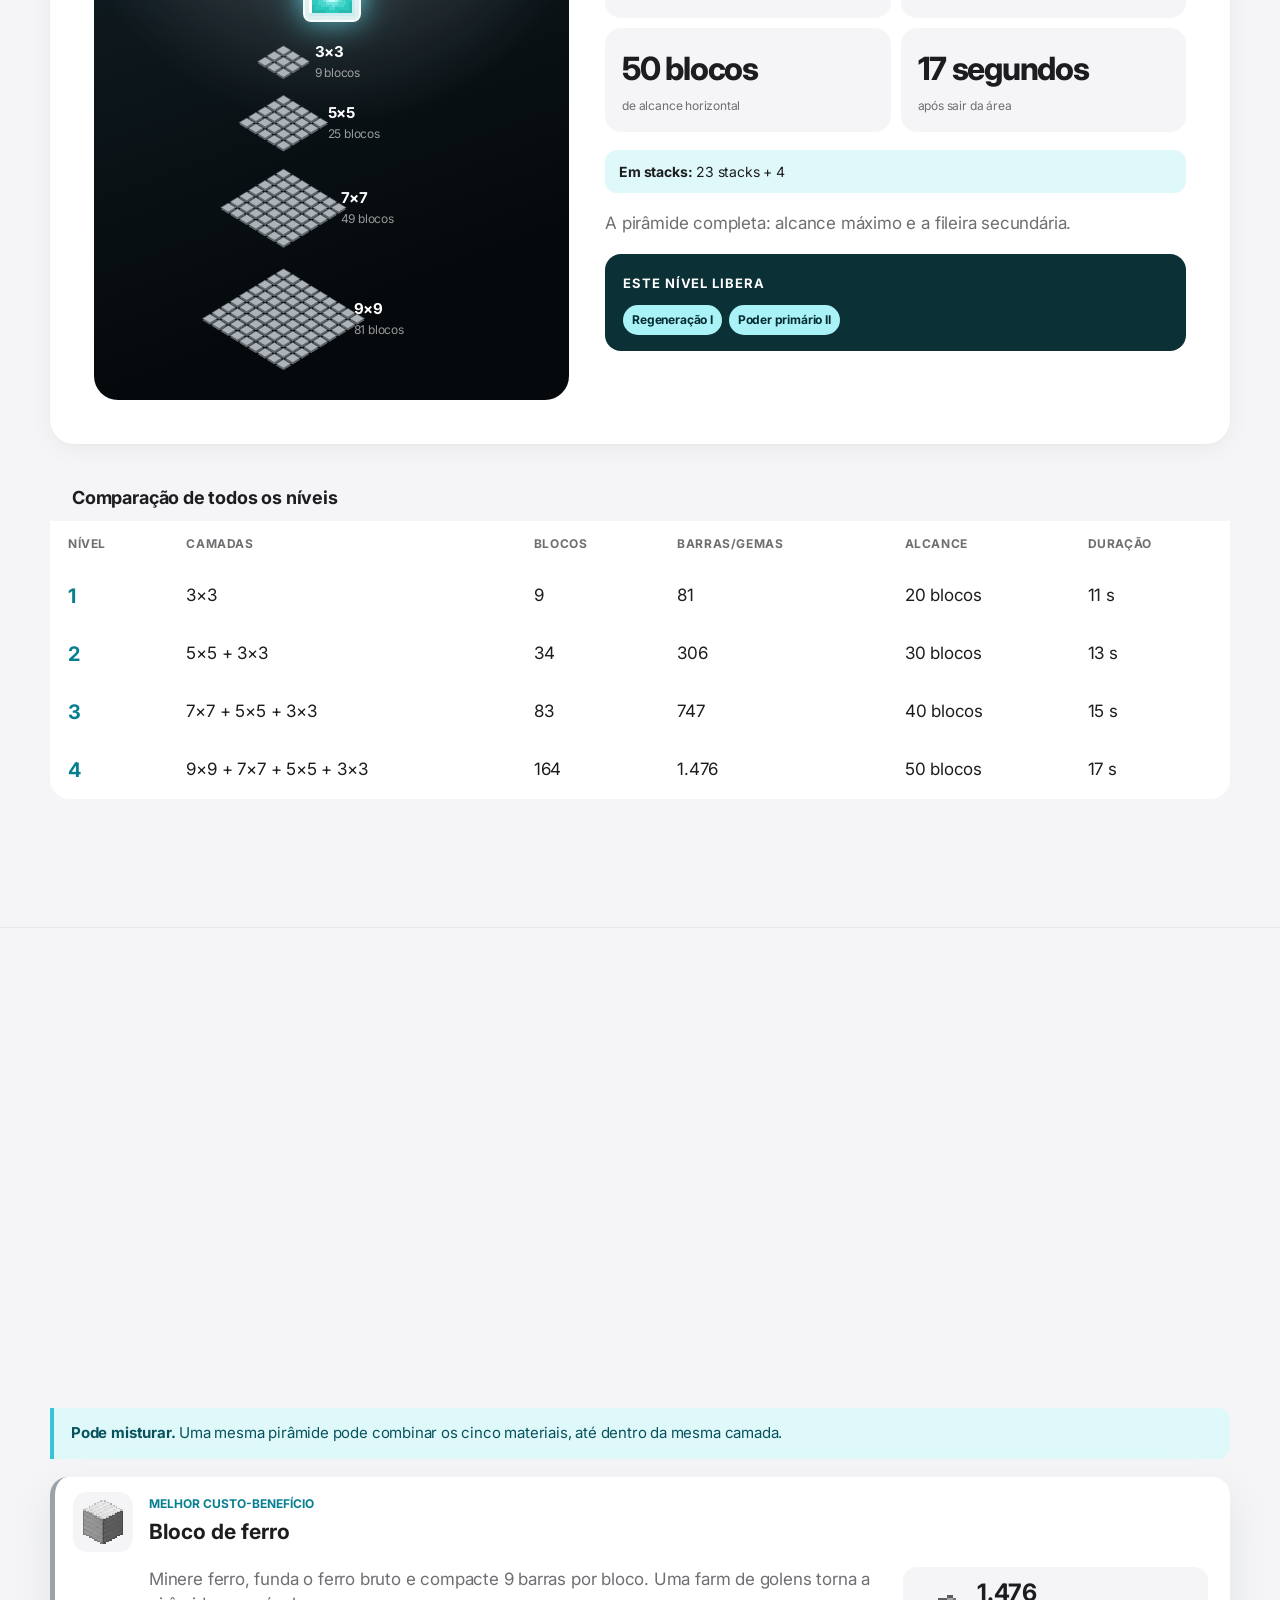
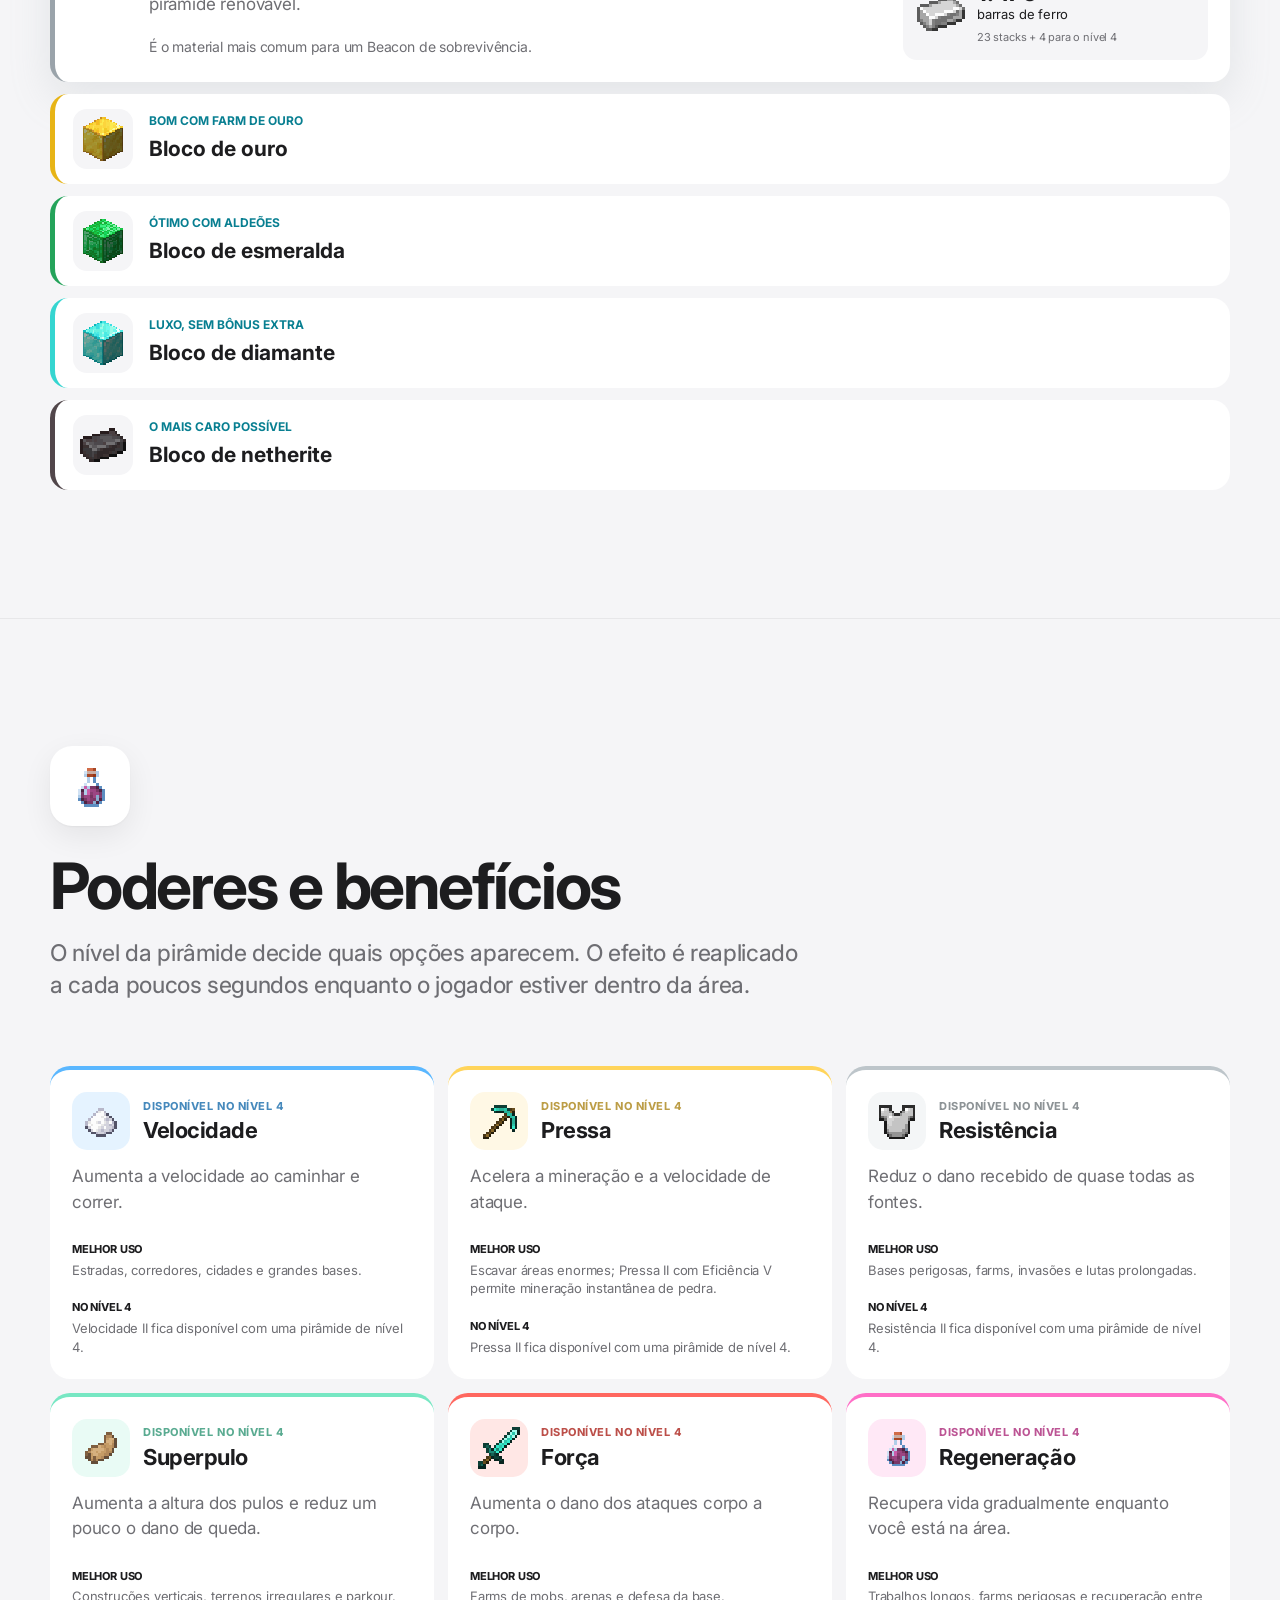
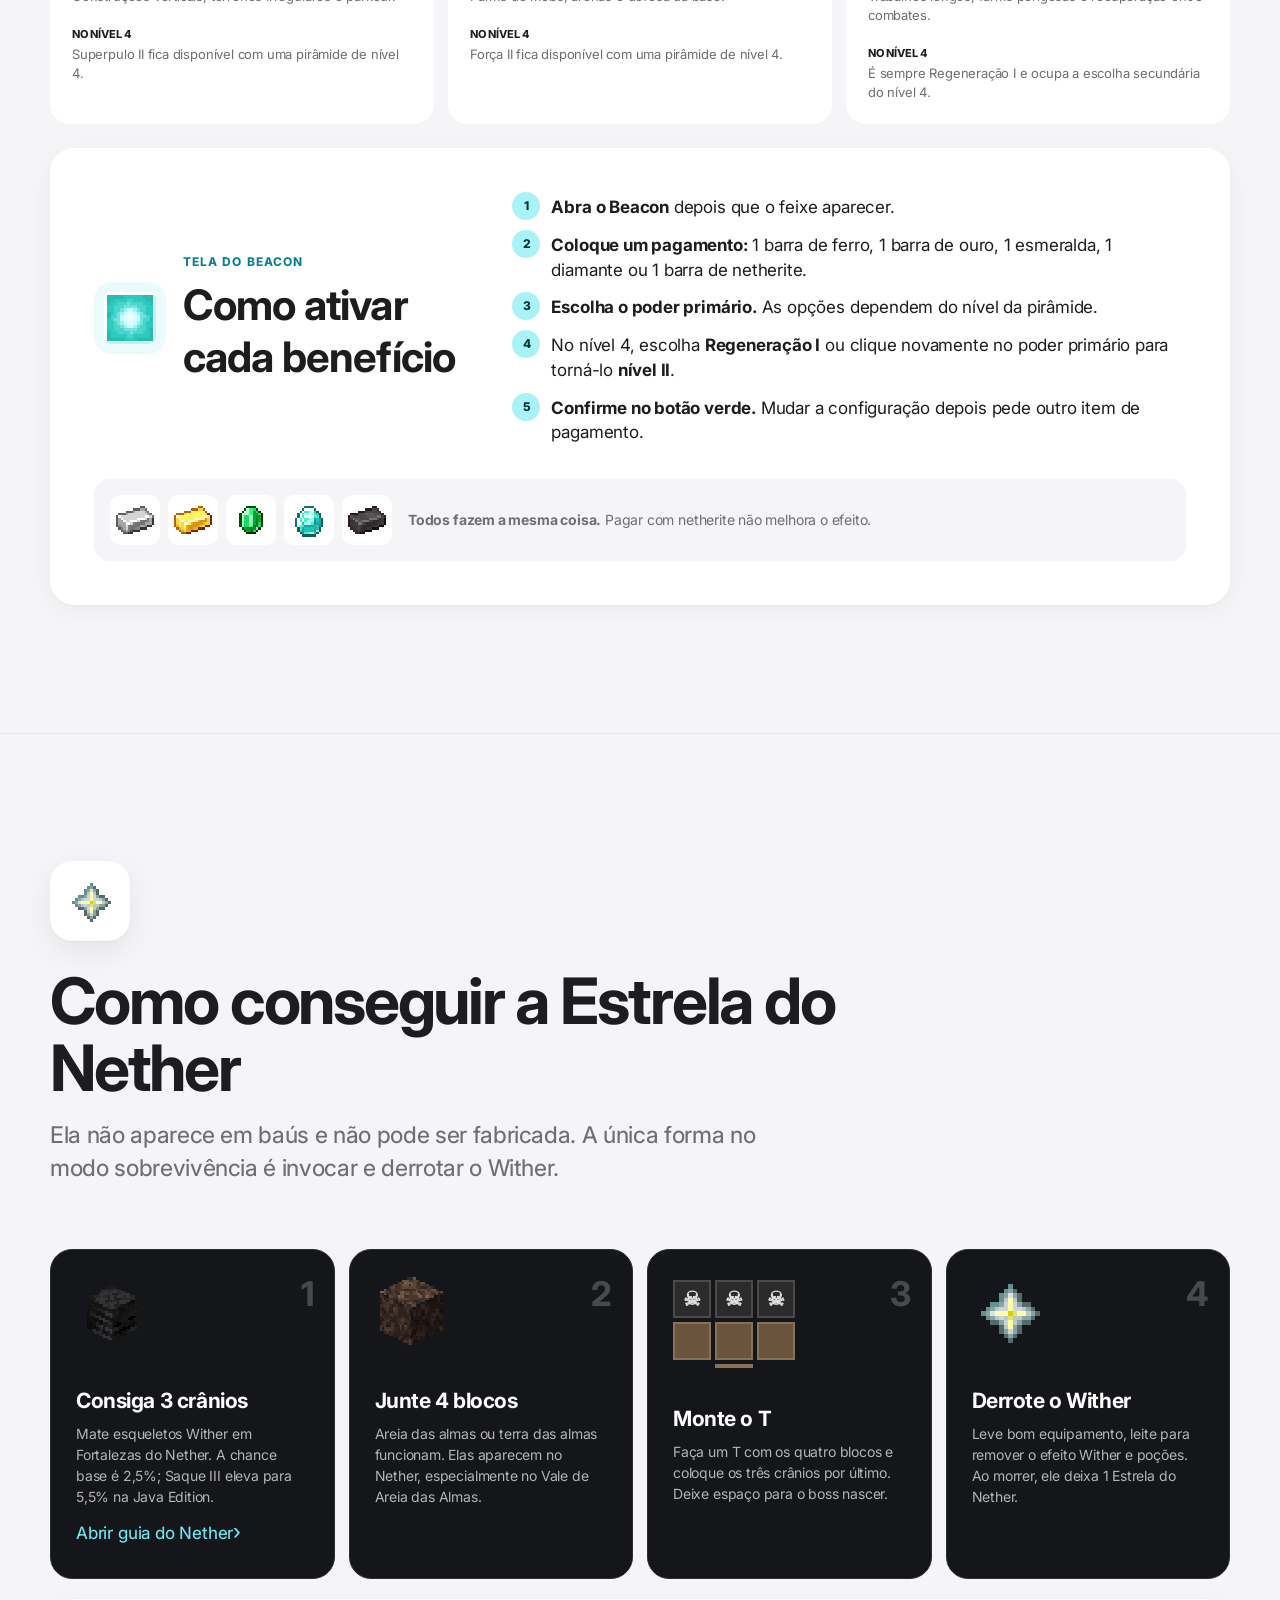
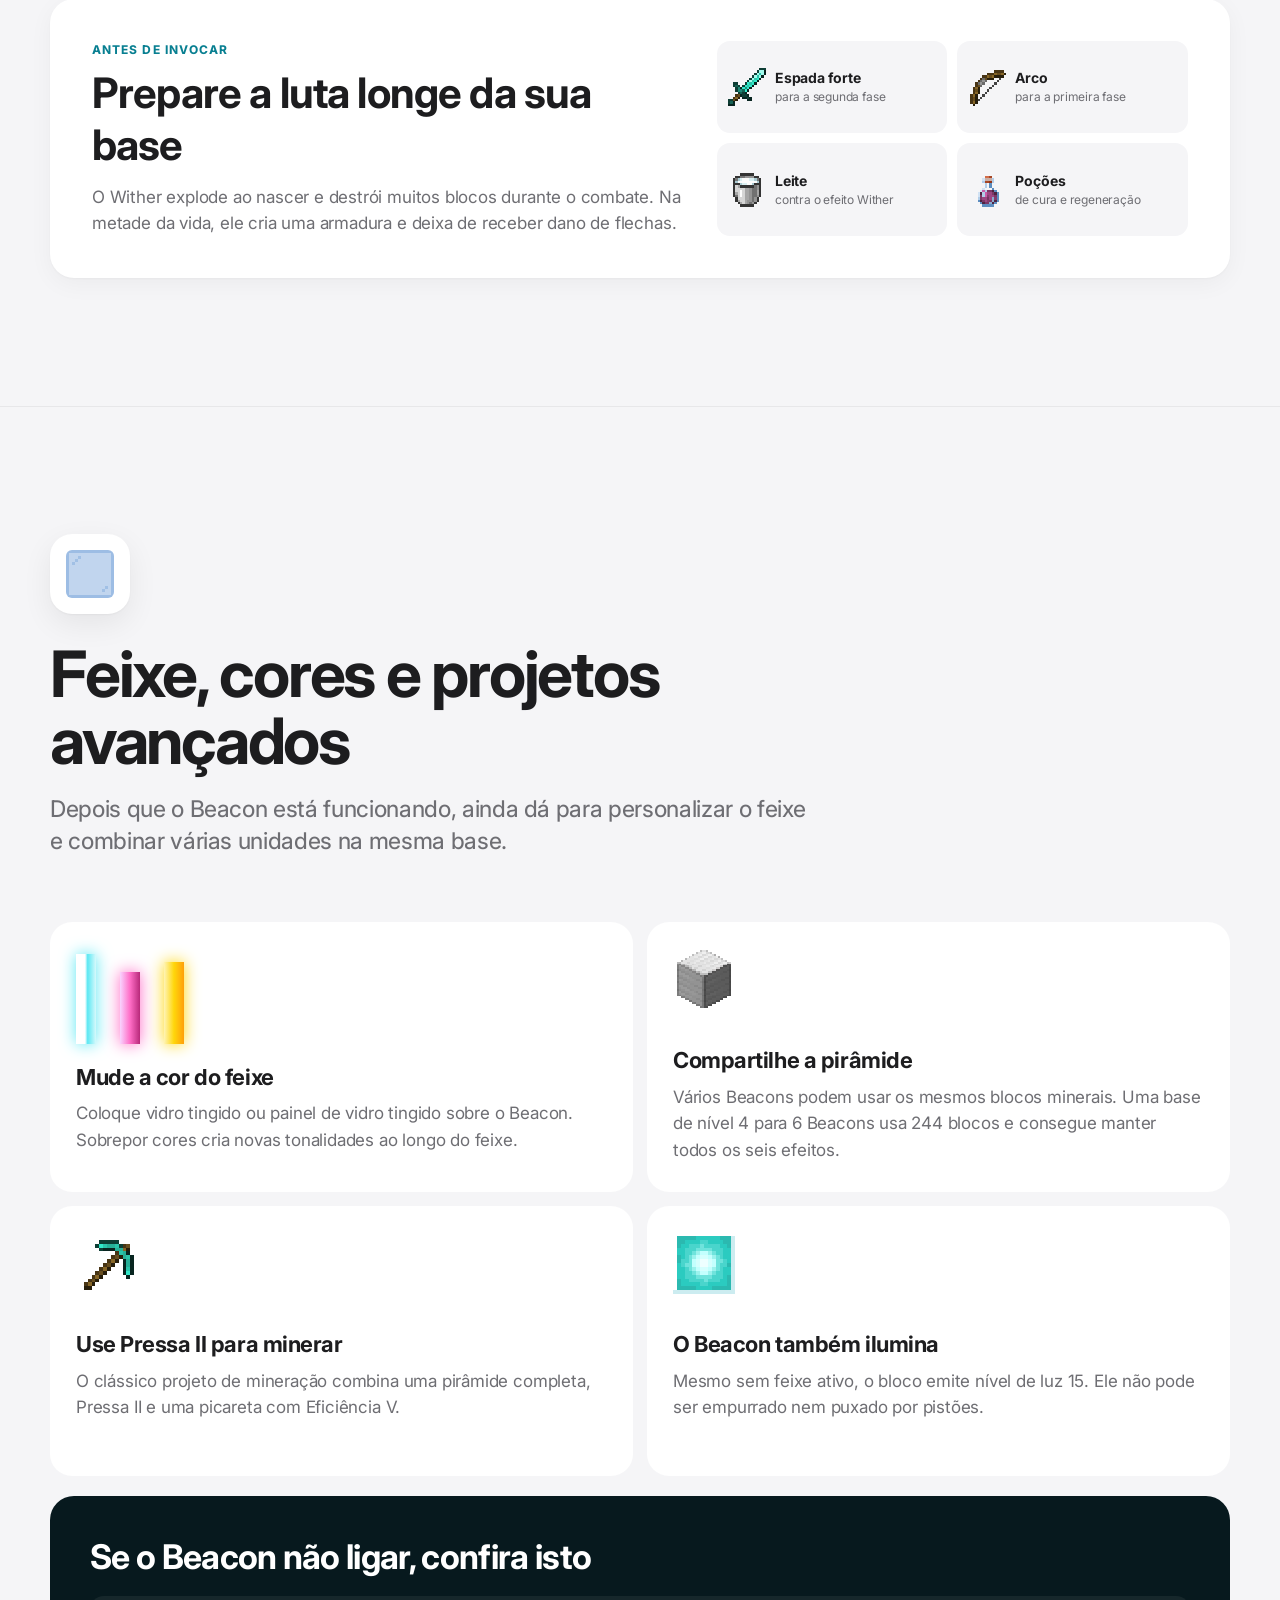
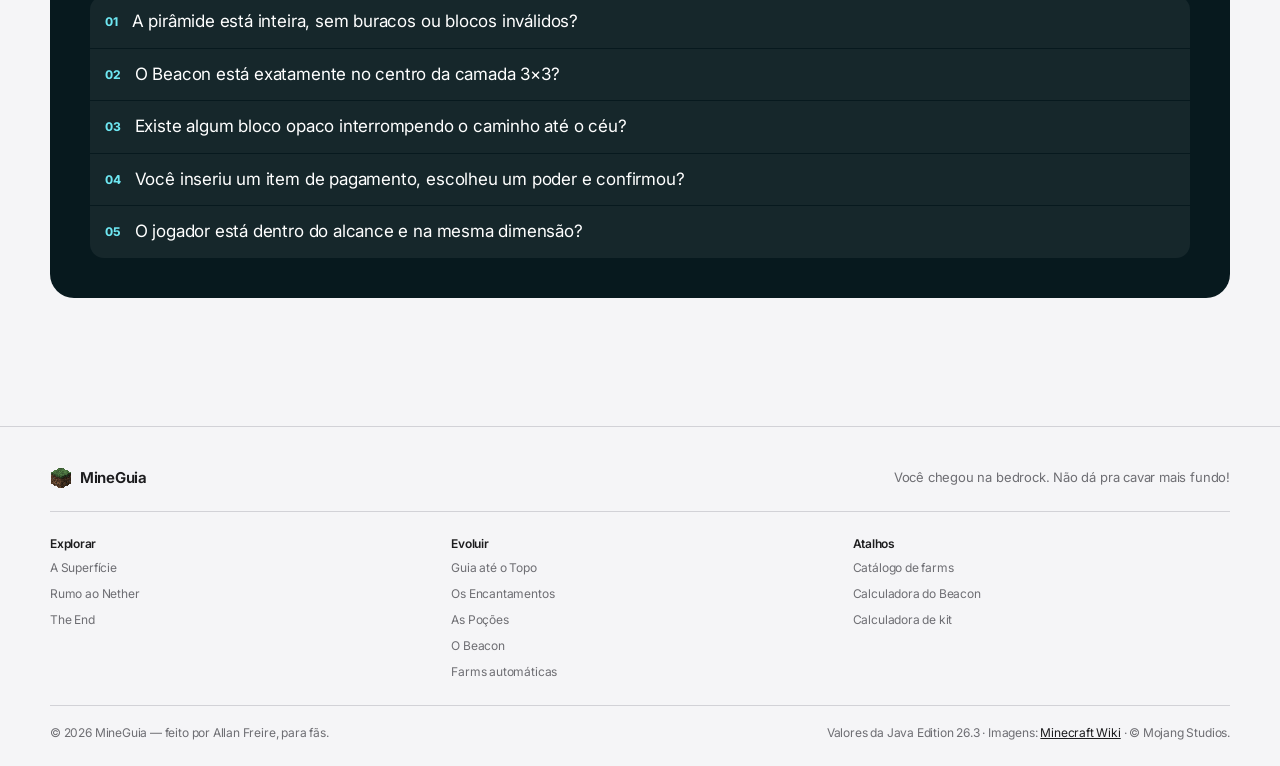
<file: beacon.html>
<!doctype html>
<html lang="pt-BR">
<head>
  <meta charset="utf-8">
  <meta name="viewport" content="width=device-width, initial-scale=1">
  <meta name="theme-color" content="#07151b">
  <title>Beacon — MineGuia</title>
  <meta name="description" content="Guia completo do Beacon no Minecraft: receita, Estrela do Nether, pirâmides, materiais, quantidades, alcance, poderes e como ativar cada benefício.">
  <link rel="icon" type="image/png" href="assets/img/itens/nether_star.png">
  <link rel="preload" as="image" href="assets/img/fundos/beacon.jpg">
  <link rel="stylesheet" href="css/style.css">
  <link rel="stylesheet" href="css/minerios.css">
  <link rel="stylesheet" href="css/beacon.css">
  <link rel="preconnect" href="https://fonts.googleapis.com">
  <link rel="preconnect" href="https://fonts.gstatic.com" crossorigin>
  <link rel="stylesheet" href="https://fonts.googleapis.com/css2?family=Inter:opsz,wght@14..32,400..800&display=swap">
  <link rel="stylesheet" href="css/base.css">
  <link rel="stylesheet" href="css/guias.css">
  <script>document.documentElement.classList.add("js")</script>
</head>
<body class="pagina-beacon guia" data-subnav-acao="Calcular pirâmide|#calculadora">
  <a class="pular-conteudo" href="#como-funciona">Pular para o guia</a>

  <header class="gnav">
    <nav class="gnav-barra" aria-label="Principal">
      <a class="gnav-marca" href="index.html" aria-label="MineGuia, página inicial">
        <img src="assets/img/itens/grass_block.png" alt=""><span>MineGuia</span>
      </a>
      <ul class="gnav-links" id="gnav-links">
        <li><a href="superficie.html"><img src="assets/img/itens/oak_sapling.png" alt=""><span>Superfície</span></a></li>
        <li><a href="minerios.html"><img src="assets/img/itens/diamond_pickaxe.png" alt=""><span>Minérios</span></a></li>
        <li><a href="encantamentos.html"><img src="assets/img/itens/enchanted_book.png" alt=""><span>Encantamentos</span></a></li>
        <li><a href="nether.html"><img src="assets/img/itens/netherrack.png" alt=""><span>Nether</span></a></li>
        <li><a href="pocoes.html"><img src="assets/img/itens/potion_healing.png" alt=""><span>Poções</span></a></li>
        <li><a href="end.html"><img src="assets/img/itens/eye_of_ender.png" alt=""><span>The End</span></a></li>
        <li><a href="beacon.html" aria-current="page"><img src="assets/img/itens/nether_star.png" alt=""><span>Beacon</span></a></li>
        <li><a href="farms.html"><img src="assets/img/itens/redstone.png" alt=""><span>Farms</span></a></li>
      </ul>
      <button class="gnav-abrir" type="button" aria-expanded="false" aria-controls="gnav-links" aria-label="Abrir menu"><span></span><span></span></button>
    </nav>
  </header>

  <main>
    <section class="ceu guia-hero beacon-hero">
      <div class="container">
        <nav class="migalhas" aria-label="Você está aqui">
          <a href="index.html">Início</a> <span aria-hidden="true">›</span> <span>Beacon</span>
        </nav>
        <p class="beacon-selo"><img src="assets/img/itens/nether_star.png" alt=""> Poder permanente para a sua base</p>
        <h1 class="guia-titulo">O Beacon</h1>
        <p class="guia-intro chat">Da <a href="#estrela">Estrela do Nether</a> ao feixe no céu: veja <a href="#calculadora">quantos blocos usar</a>, quais materiais funcionam e <a href="#poderes">como ativar cada benefício</a>.</p>

        <div class="jornada" id="guia-rapido">
          <h2 class="jornada-titulo">Tudo sobre Beacon, sem pular nenhuma etapa</h2>
          <div class="beacon-atalhos">
            <a href="#como-funciona"><span><img src="assets/img/itens/beacon.png" alt=""></span><b>Como funciona</b><small>Do craft ao feixe</small></a>
            <a href="#calculadora"><span><img src="assets/img/itens/iron_block.png" alt=""></span><b>Pirâmide</b><small>Níveis e quantidades</small></a>
            <a href="#materiais"><span><img src="assets/img/itens/emerald_block.png" alt=""></span><b>Materiais</b><small>Os 5 que funcionam</small></a>
            <a href="#poderes"><span><img src="assets/img/itens/potion_regeneration.png" alt=""></span><b>Benefícios</b><small>Todos os 6 efeitos</small></a>
            <a href="#estrela"><span><img src="assets/img/itens/wither_skeleton_skull.png" alt=""></span><b>Estrela do Nether</b><small>Como invocar o Wither</small></a>
          </div>
        </div>
      </div>
    </section>

    <section class="secao beacon-como" id="como-funciona" data-subnav="Como funciona" aria-labelledby="titulo-como">
      <div class="container">
        <h2 class="titulo-secao" id="titulo-como"><img src="assets/img/itens/beacon.png" alt="">Do zero ao feixe</h2>
        <p class="secao-desc">O Beacon precisa de uma receita rara, uma pirâmide sólida e visão livre para o céu. Depois disso, um único item ativa o poder escolhido.</p>

        <ol class="beacon-passos">
          <li><span>1</span><img src="assets/img/itens/nether_star.png" alt=""><div><h3>Derrote o Wither</h3><p>Ele sempre entrega a Estrela do Nether necessária para o Beacon.</p></div></li>
          <li><span>2</span><img src="assets/img/itens/beacon.png" alt=""><div><h3>Fabrique o Beacon</h3><p>Use 5 vidros, 3 obsidianas e 1 Estrela do Nether.</p></div></li>
          <li><span>3</span><img src="assets/img/itens/iron_block.png" alt=""><div><h3>Monte a pirâmide</h3><p>Faça de 1 a 4 camadas completas com blocos minerais válidos.</p></div></li>
          <li><span>4</span><img src="assets/img/itens/emerald.png" alt=""><div><h3>Escolha o poder</h3><p>Pague 1 item aceito, selecione o efeito e confirme no botão verde.</p></div></li>
        </ol>

        <div class="beacon-receita painel">
          <div class="receita-texto">
            <p class="beacon-rotulo">Receita na bancada</p>
            <h3>1 Beacon</h3>
            <p>O vidro fica na linha de cima e nos cantos do meio; a Estrela do Nether vai no centro e a obsidiana fecha a linha de baixo.</p>
            <ul>
              <li><img src="assets/img/itens/glass.png" alt=""><strong>5</strong> blocos de vidro</li>
              <li><img src="assets/img/itens/nether_star.png" alt=""><strong>1</strong> Estrela do Nether</li>
              <li><img src="assets/img/itens/obsidian.png" alt=""><strong>3</strong> blocos de obsidiana</li>
            </ul>
          </div>
          <div class="receita-montagem" aria-label="Receita do Beacon: cinco vidros, uma Estrela do Nether e três obsidianas">
            <div class="receita-grade">
              <span><img src="assets/img/itens/glass.png" alt=""></span><span><img src="assets/img/itens/glass.png" alt=""></span><span><img src="assets/img/itens/glass.png" alt=""></span>
              <span><img src="assets/img/itens/glass.png" alt=""></span><span><img src="assets/img/itens/nether_star.png" alt=""></span><span><img src="assets/img/itens/glass.png" alt=""></span>
              <span><img src="assets/img/itens/obsidian.png" alt=""></span><span><img src="assets/img/itens/obsidian.png" alt=""></span><span><img src="assets/img/itens/obsidian.png" alt=""></span>
            </div>
            <i aria-hidden="true"></i>
            <span class="receita-resultado"><img src="assets/img/itens/beacon.png" alt="Beacon"></span>
          </div>
        </div>

        <div class="beacon-regras">
          <article><strong>Céu livre</strong><p>O feixe precisa subir sem um bloco opaco no caminho. Vidro e vidro tingido deixam a luz passar.</p></article>
          <article><strong>Base completa</strong><p>Não pode faltar nenhum bloco em uma camada. O Beacon fica no centro, um bloco acima do quadrado 3×3.</p></article>
          <article><strong>Materiais misturados</strong><p>Ferro, ouro, esmeralda, diamante e netherite podem aparecer juntos em qualquer posição.</p></article>
          <article><strong>Sem combustível contínuo</strong><p>O pagamento serve para confirmar a configuração. O Beacon não consome itens enquanto permanece ligado.</p></article>
        </div>
      </div>
    </section>

    <section class="secao secao--beacon calculadora-beacon" id="calculadora" data-subnav="Calculadora" aria-labelledby="titulo-calculadora">
      <div class="container">
        <h2 class="titulo-secao" id="titulo-calculadora"><img src="assets/img/itens/iron_block.png" alt="">Calculadora da pirâmide</h2>
        <p class="secao-desc">Escolha o nível. A calculadora mostra as camadas, os blocos, a quantidade de barras ou gemas, o alcance e os poderes liberados.</p>

        <div class="nivel-seletor" role="group" aria-label="Nível da pirâmide">
          <button type="button" data-nivel="1" aria-pressed="false"><span>Nível</span><strong>1</strong><small>3×3</small></button>
          <button type="button" data-nivel="2" aria-pressed="false"><span>Nível</span><strong>2</strong><small>5×5</small></button>
          <button type="button" data-nivel="3" aria-pressed="false"><span>Nível</span><strong>3</strong><small>7×7</small></button>
          <button type="button" data-nivel="4" aria-pressed="true" class="is-ativo"><span>Nível</span><strong>4</strong><small>9×9</small></button>
        </div>

        <div class="calculadora-grade painel">
          <div class="piramide-palco" id="beacon-piramide-visual" aria-live="polite"></div>
          <div class="calculadora-dados">
            <p class="beacon-rotulo">Pirâmide de nível <strong id="beacon-nivel-numero">4</strong></p>
            <div class="numeros-beacon">
              <div><span id="beacon-total-blocos">164</span><small>blocos minerais</small></div>
              <div><span id="beacon-total-itens">1.476</span><small>barras ou gemas</small></div>
              <div><span id="beacon-alcance">50 blocos</span><small>de alcance horizontal</small></div>
              <div><span id="beacon-duracao">17 segundos</span><small>após sair da área</small></div>
            </div>
            <p class="calculadora-pilhas"><b>Em stacks:</b> <span id="beacon-total-pilhas">23 stacks + 4</span></p>
            <p id="beacon-resumo">A pirâmide completa: alcance máximo e a fileira secundária.</p>
            <div class="desbloqueios"><strong>Este nível libera</strong><ul id="beacon-desbloqueia"></ul></div>
          </div>
        </div>

        <div class="tabela-niveis-wrap">
          <table class="tabela-niveis">
            <caption>Comparação de todos os níveis</caption>
            <thead><tr><th>Nível</th><th>Camadas</th><th>Blocos</th><th>Barras/gemas</th><th>Alcance</th><th>Duração</th></tr></thead>
            <tbody>
              <tr><th>1</th><td>3×3</td><td>9</td><td>81</td><td>20 blocos</td><td>11 s</td></tr>
              <tr><th>2</th><td>5×5 + 3×3</td><td>34</td><td>306</td><td>30 blocos</td><td>13 s</td></tr>
              <tr><th>3</th><td>7×7 + 5×5 + 3×3</td><td>83</td><td>747</td><td>40 blocos</td><td>15 s</td></tr>
              <tr><th>4</th><td>9×9 + 7×7 + 5×5 + 3×3</td><td>164</td><td>1.476</td><td>50 blocos</td><td>17 s</td></tr>
            </tbody>
          </table>
        </div>
      </div>
    </section>

    <section class="secao" id="materiais" data-subnav="Materiais" aria-labelledby="titulo-materiais">
      <div class="container">
        <h2 class="titulo-secao" id="titulo-materiais"><img src="assets/img/itens/emerald_block.png" alt="">Todos os materiais válidos</h2>
        <p class="secao-desc">Clique num material para aplicá-lo à calculadora. O tipo do bloco não muda o alcance, a duração ou os poderes — ele muda apenas o custo e a aparência.</p>
        <div class="material-aviso"><strong>Pode misturar.</strong> Uma mesma pirâmide pode combinar os cinco materiais, até dentro da mesma camada.</div>
        <div class="lista-materiais" id="lista-materiais"></div>
      </div>
    </section>

    <section class="secao secao--beacon" id="poderes" data-subnav="Benefícios" aria-labelledby="titulo-poderes">
      <div class="container">
        <h2 class="titulo-secao" id="titulo-poderes"><img src="assets/img/itens/potion_regeneration.png" alt="">Poderes e benefícios</h2>
        <p class="secao-desc">O nível da pirâmide decide quais opções aparecem. O efeito é reaplicado a cada poucos segundos enquanto o jogador estiver dentro da área.</p>
        <div class="lista-poderes" id="lista-poderes"></div>

        <div class="ativacao painel">
          <div class="ativacao-cabeca">
            <img src="assets/img/itens/beacon.png" alt="">
            <div><p class="beacon-rotulo">Tela do Beacon</p><h3>Como ativar cada benefício</h3></div>
          </div>
          <ol>
            <li><span>1</span><p><strong>Abra o Beacon</strong> depois que o feixe aparecer.</p></li>
            <li><span>2</span><p><strong>Coloque um pagamento:</strong> 1 barra de ferro, 1 barra de ouro, 1 esmeralda, 1 diamante ou 1 barra de netherite.</p></li>
            <li><span>3</span><p><strong>Escolha o poder primário.</strong> As opções dependem do nível da pirâmide.</p></li>
            <li><span>4</span><p>No nível 4, escolha <strong>Regeneração I</strong> ou clique novamente no poder primário para torná-lo <strong>nível II</strong>.</p></li>
            <li><span>5</span><p><strong>Confirme no botão verde.</strong> Mudar a configuração depois pede outro item de pagamento.</p></li>
          </ol>
          <div class="pagamentos" aria-label="Itens aceitos como pagamento">
            <span><img src="assets/img/itens/iron_ingot.png" alt="Barra de ferro"></span>
            <span><img src="assets/img/itens/gold_ingot.png" alt="Barra de ouro"></span>
            <span><img src="assets/img/itens/emerald.png" alt="Esmeralda"></span>
            <span><img src="assets/img/itens/diamond.png" alt="Diamante"></span>
            <span><img src="assets/img/itens/netherite_ingot.png" alt="Barra de netherite"></span>
            <p><strong>Todos fazem a mesma coisa.</strong> Pagar com netherite não melhora o efeito.</p>
          </div>
        </div>
      </div>
    </section>

    <section class="secao" id="estrela" data-subnav="Estrela do Nether" aria-labelledby="titulo-estrela">
      <div class="container">
        <h2 class="titulo-secao" id="titulo-estrela"><img src="assets/img/itens/nether_star.png" alt="">Como conseguir a Estrela do Nether</h2>
        <p class="secao-desc">Ela não aparece em baús e não pode ser fabricada. A única forma no modo sobrevivência é invocar e derrotar o Wither.</p>

        <div class="wither-fluxo">
          <article><span class="wither-num">1</span><img src="assets/img/itens/wither_skeleton_skull.png" alt=""><h3>Consiga 3 crânios</h3><p>Mate esqueletos Wither em Fortalezas do Nether. A chance base é 2,5%; Saque III eleva para 5,5% na Java Edition.</p><a href="nether.html#estrutura-fortaleza" class="mais-link">Abrir guia do Nether</a></article>
          <article><span class="wither-num">2</span><img src="assets/img/itens/soul_sand.png" alt=""><h3>Junte 4 blocos</h3><p>Areia das almas ou terra das almas funcionam. Elas aparecem no Nether, especialmente no Vale de Areia das Almas.</p></article>
          <article><span class="wither-num">3</span><div class="wither-forma" aria-label="Forma de T feita com quatro blocos de areia das almas e três crânios"><b>☠</b><b>☠</b><b>☠</b><i></i><i></i><i></i><i></i></div><h3>Monte o T</h3><p>Faça um T com os quatro blocos e coloque os três crânios por último. Deixe espaço para o boss nascer.</p></article>
          <article><span class="wither-num">4</span><img src="assets/img/itens/nether_star.png" alt=""><h3>Derrote o Wither</h3><p>Leve bom equipamento, leite para remover o efeito Wither e poções. Ao morrer, ele deixa 1 Estrela do Nether.</p></article>
        </div>

        <div class="wither-preparo painel">
          <div><p class="beacon-rotulo">Antes de invocar</p><h3>Prepare a luta longe da sua base</h3><p>O Wither explode ao nascer e destrói muitos blocos durante o combate. Na metade da vida, ele cria uma armadura e deixa de receber dano de flechas.</p></div>
          <ul>
            <li><img src="assets/img/itens/diamond_sword.png" alt=""><span><strong>Espada forte</strong> para a segunda fase</span></li>
            <li><img src="assets/img/itens/bow.png" alt=""><span><strong>Arco</strong> para a primeira fase</span></li>
            <li><img src="assets/img/itens/milk_bucket.png" alt=""><span><strong>Leite</strong> contra o efeito Wither</span></li>
            <li><img src="assets/img/itens/potion_regeneration.png" alt=""><span><strong>Poções</strong> de cura e regeneração</span></li>
          </ul>
        </div>
      </div>
    </section>

    <section class="secao secao--beacon" id="dicas" data-subnav="Dicas" aria-labelledby="titulo-dicas">
      <div class="container">
        <h2 class="titulo-secao" id="titulo-dicas"><img src="assets/img/itens/light_blue_stained_glass_pane.png" alt="">Feixe, cores e projetos avançados</h2>
        <p class="secao-desc">Depois que o Beacon está funcionando, ainda dá para personalizar o feixe e combinar várias unidades na mesma base.</p>
        <div class="dicas-beacon">
          <article class="dica-feixe"><div class="feixes-demo" aria-hidden="true"><i></i><i></i><i></i></div><h3>Mude a cor do feixe</h3><p>Coloque vidro tingido ou painel de vidro tingido sobre o Beacon. Sobrepor cores cria novas tonalidades ao longo do feixe.</p></article>
          <article><img src="assets/img/itens/iron_block.png" alt=""><h3>Compartilhe a pirâmide</h3><p>Vários Beacons podem usar os mesmos blocos minerais. Uma base de nível 4 para 6 Beacons usa 244 blocos e consegue manter todos os seis efeitos.</p></article>
          <article><img src="assets/img/itens/diamond_pickaxe.png" alt=""><h3>Use Pressa II para minerar</h3><p>O clássico projeto de mineração combina uma pirâmide completa, Pressa II e uma picareta com Eficiência V.</p></article>
          <article><img src="assets/img/itens/beacon.png" alt=""><h3>O Beacon também ilumina</h3><p>Mesmo sem feixe ativo, o bloco emite nível de luz 15. Ele não pode ser empurrado nem puxado por pistões.</p></article>
        </div>

        <div class="erros-beacon">
          <h3>Se o Beacon não ligar, confira isto</h3>
          <ul>
            <li><span>01</span>A pirâmide está inteira, sem buracos ou blocos inválidos?</li>
            <li><span>02</span>O Beacon está exatamente no centro da camada 3×3?</li>
            <li><span>03</span>Existe algum bloco opaco interrompendo o caminho até o céu?</li>
            <li><span>04</span>Você inseriu um item de pagamento, escolheu um poder e confirmou?</li>
            <li><span>05</span>O jogador está dentro do alcance e na mesma dimensão?</li>
          </ul>
        </div>
      </div>
    </section>
  </main>

  <footer class="gfoot">
    <div class="gfoot-dentro">
      <div class="gfoot-topo">
        <a class="gfoot-marca" href="index.html"><img src="assets/img/itens/grass_block.png" alt=""><span>MineGuia</span></a>
        <p class="gfoot-frase">Você chegou na bedrock. Não dá pra cavar mais fundo!</p>
      </div>
      <nav class="gfoot-colunas" aria-label="Todos os guias">
        <div><h2>Explorar</h2><ul><li><a href="superficie.html">A Superfície</a></li><li><a href="nether.html">Rumo ao Nether</a></li><li><a href="end.html">The End</a></li></ul></div>
        <div><h2>Evoluir</h2><ul><li><a href="minerios.html">Guia até o Topo</a></li><li><a href="encantamentos.html">Os Encantamentos</a></li><li><a href="pocoes.html">As Poções</a></li><li><a href="beacon.html">O Beacon</a></li><li><a href="farms.html">Farms automáticas</a></li></ul></div>
        <div><h2>Atalhos</h2><ul><li><a href="farms.html#catalogo">Catálogo de farms</a></li><li><a href="beacon.html#calculadora">Calculadora do Beacon</a></li><li><a href="minerios.html#calculadora">Calculadora de kit</a></li></ul></div>
      </nav>
      <div class="gfoot-meta">
        <p>© <span data-ano>2026</span> MineGuia — feito por Allan Freire, para fãs.</p>
        <p>Valores da Java Edition 26.3 · Imagens: <a href="https://minecraft.wiki" target="_blank" rel="noopener">Minecraft Wiki</a> · © Mojang Studios.</p>
      </div>
    </div>
  </footer>

  <script src="js/main.js"></script>
  <script src="js/site.js"></script>
  <script src="js/dados-beacon.js"></script>
  <script src="js/beacon.js"></script>
</body>
</html>
</file>
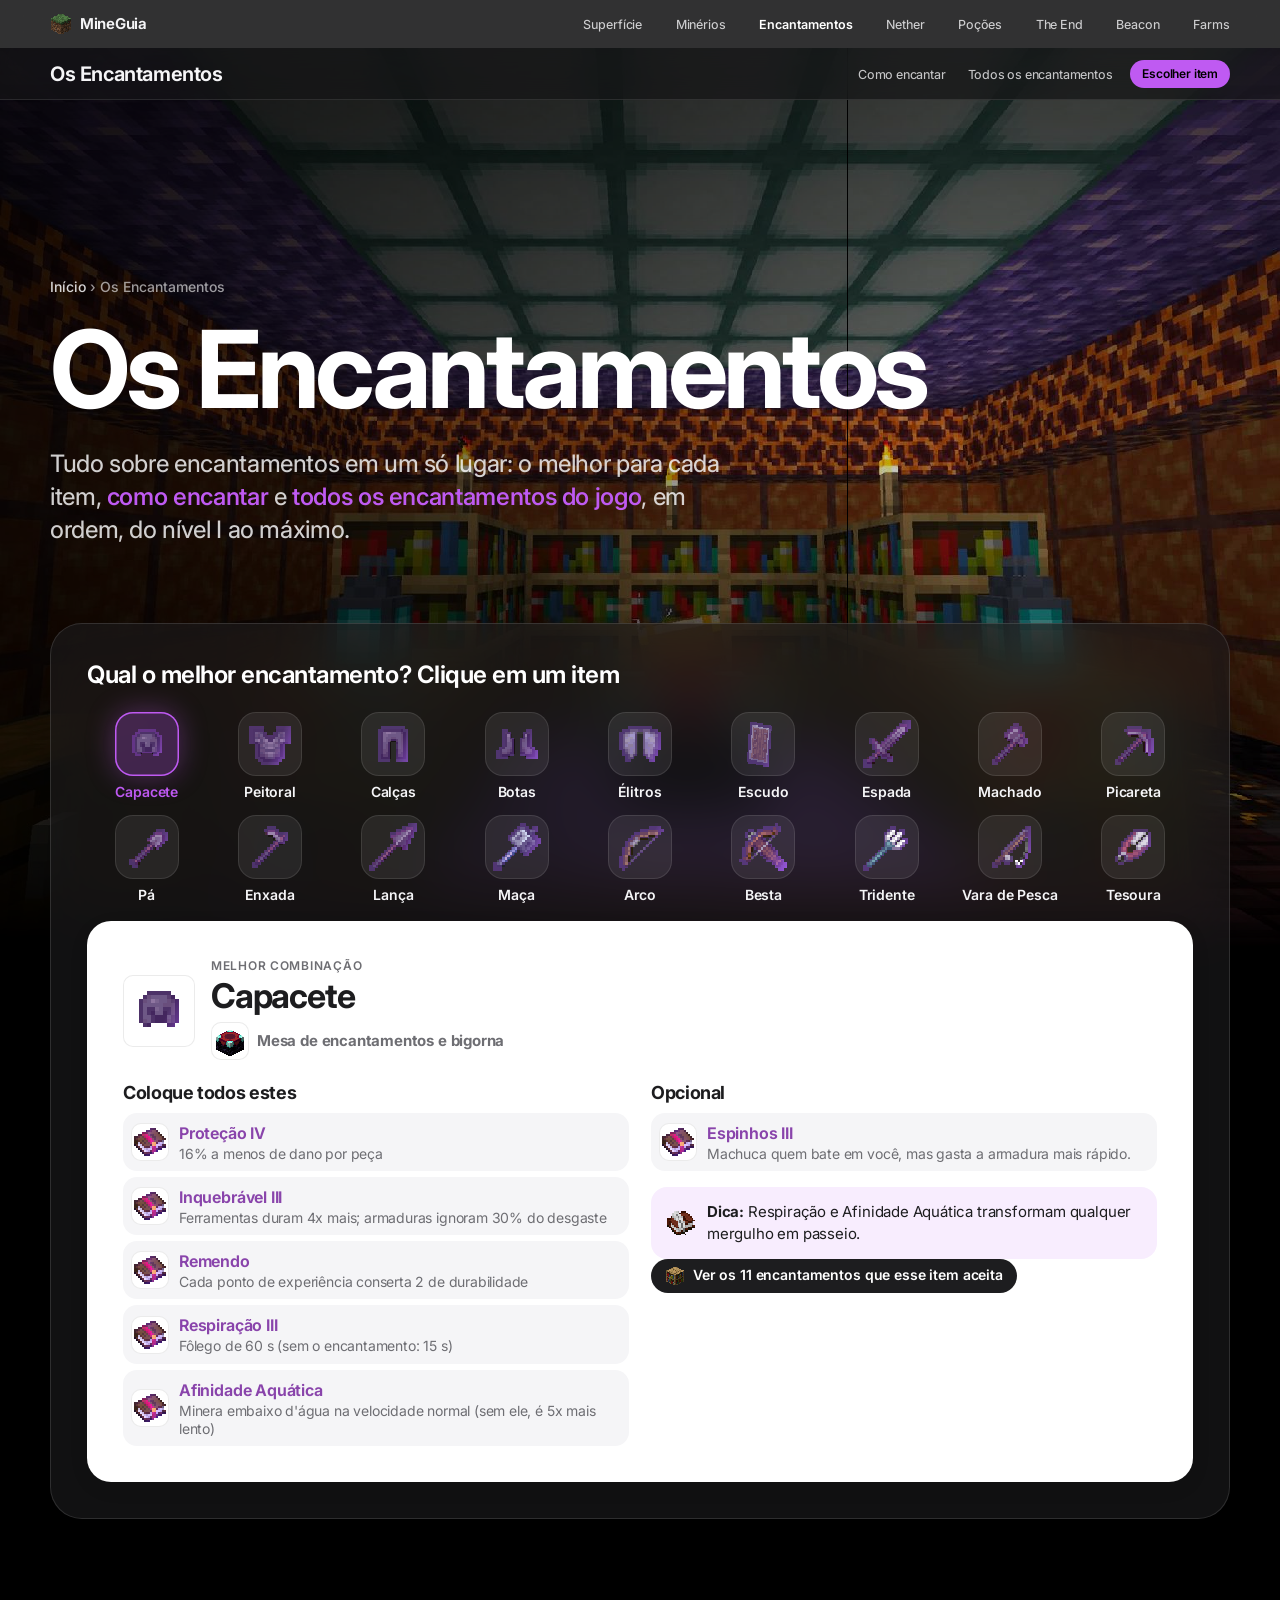
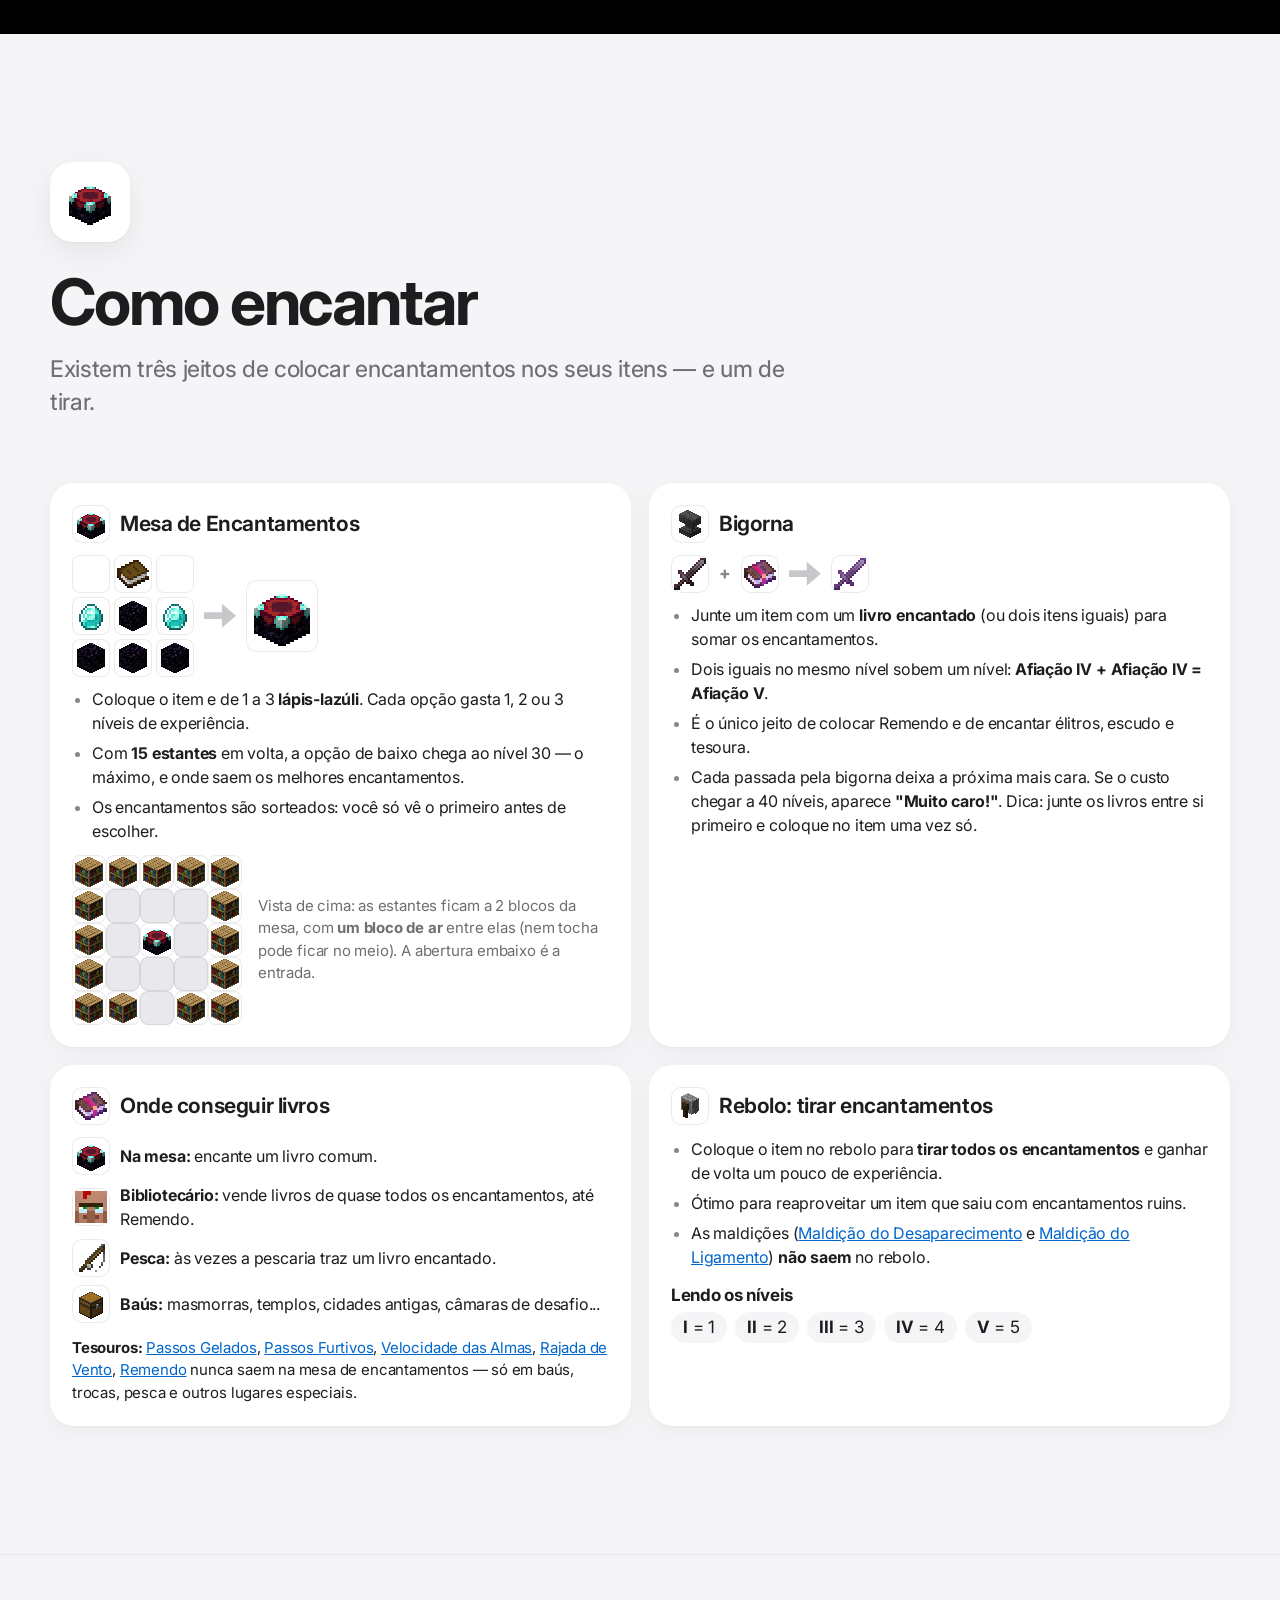
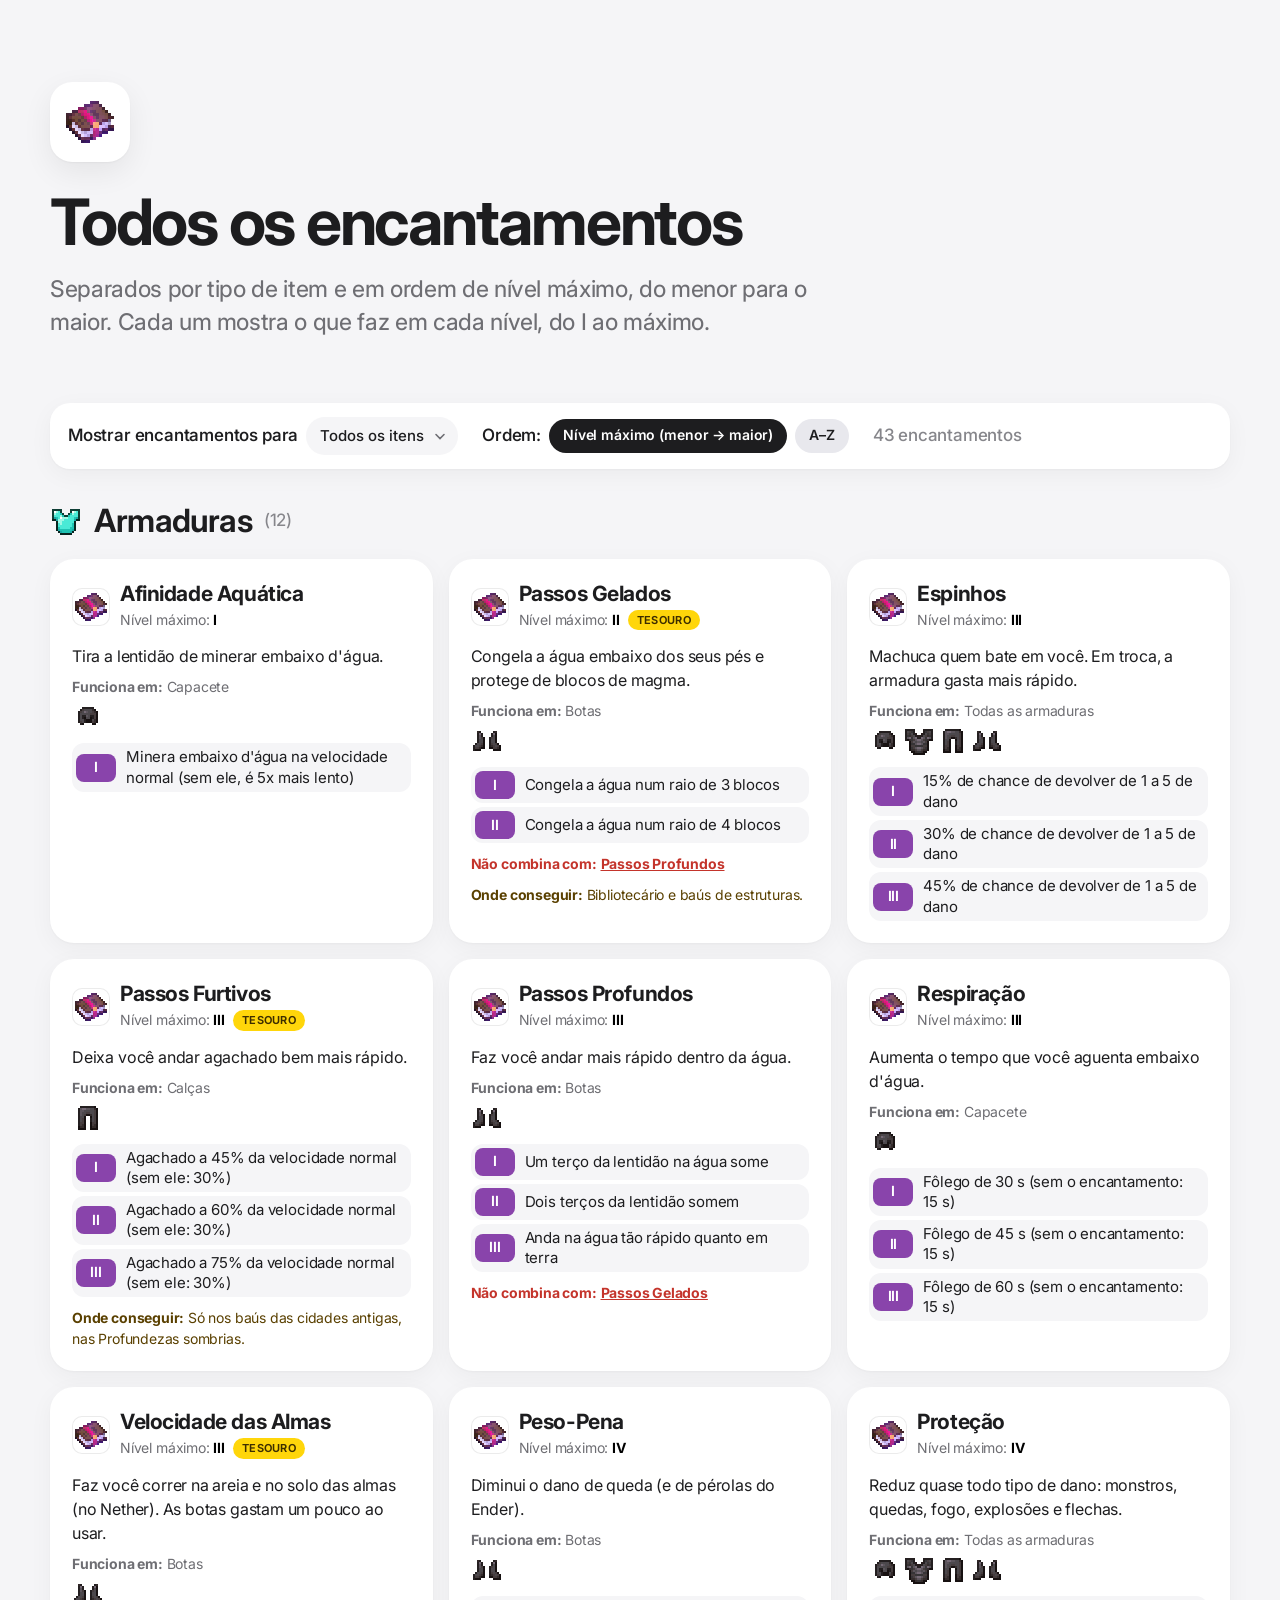
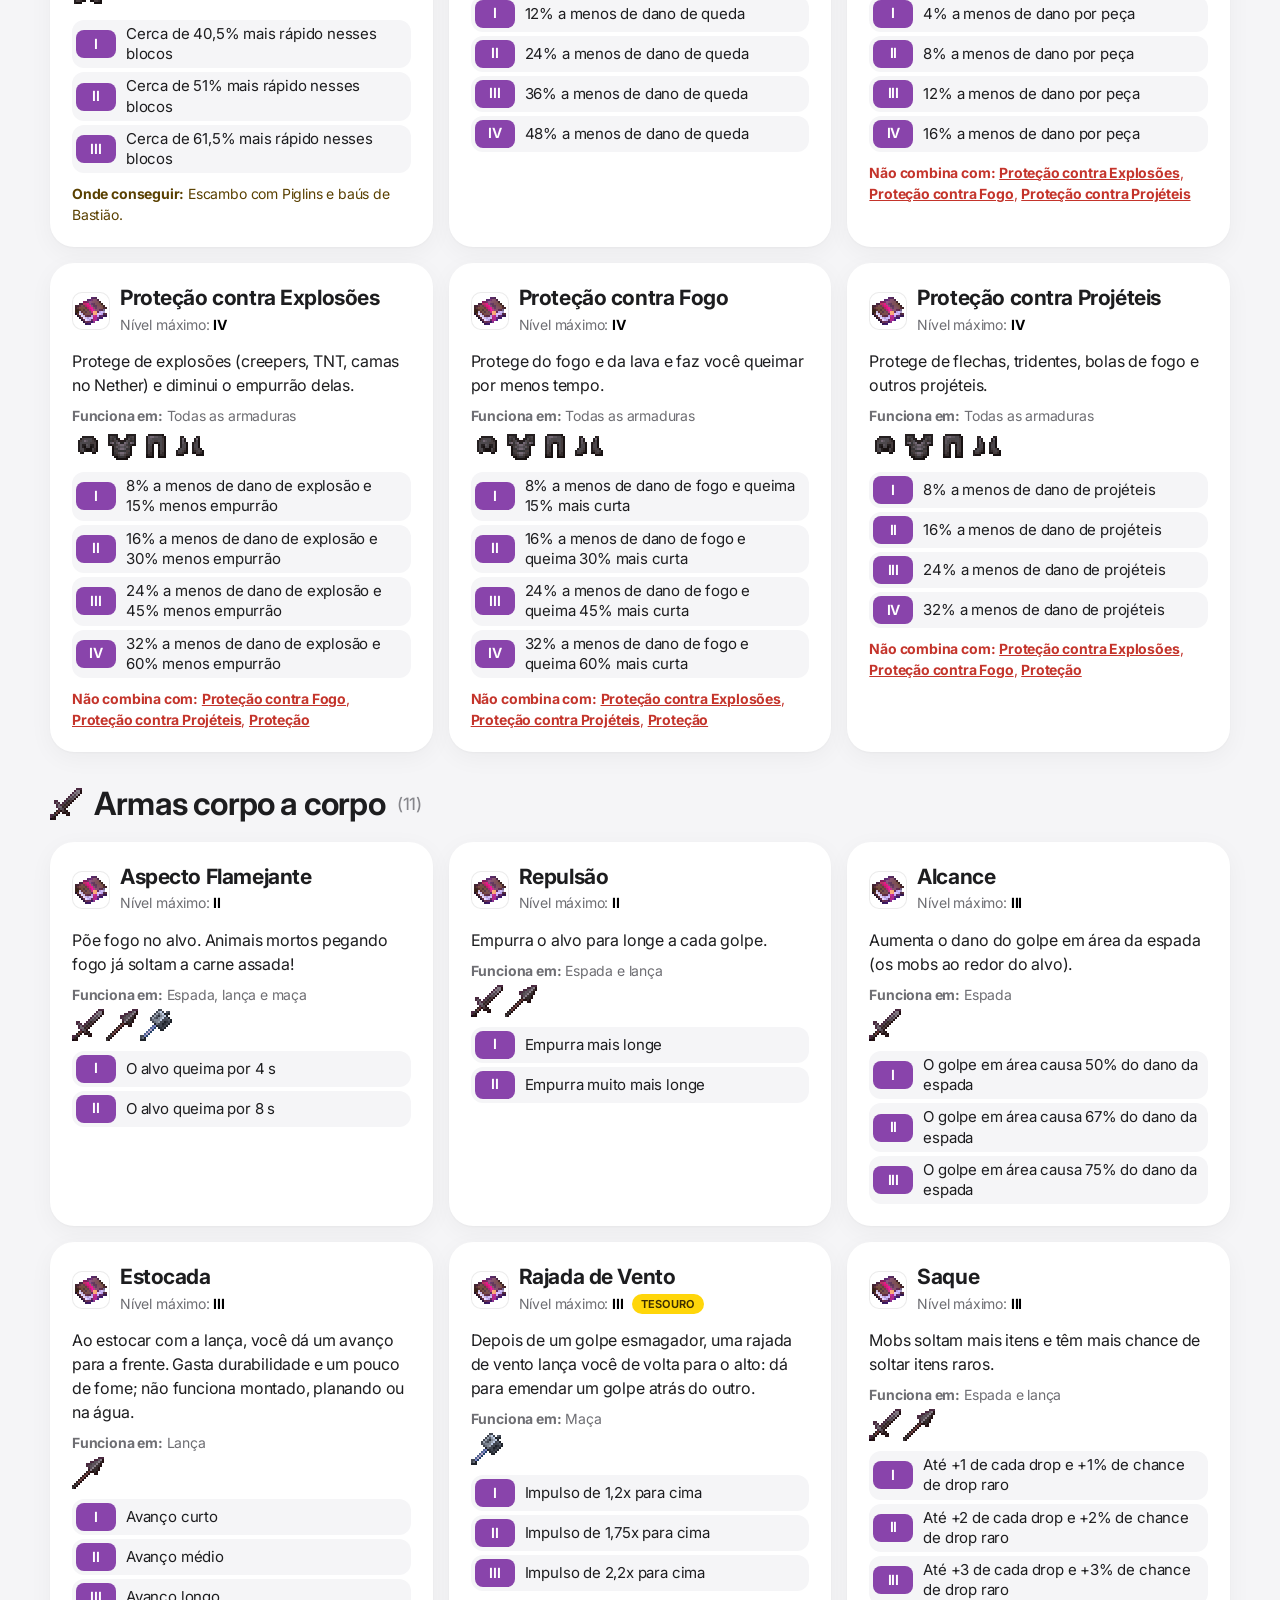
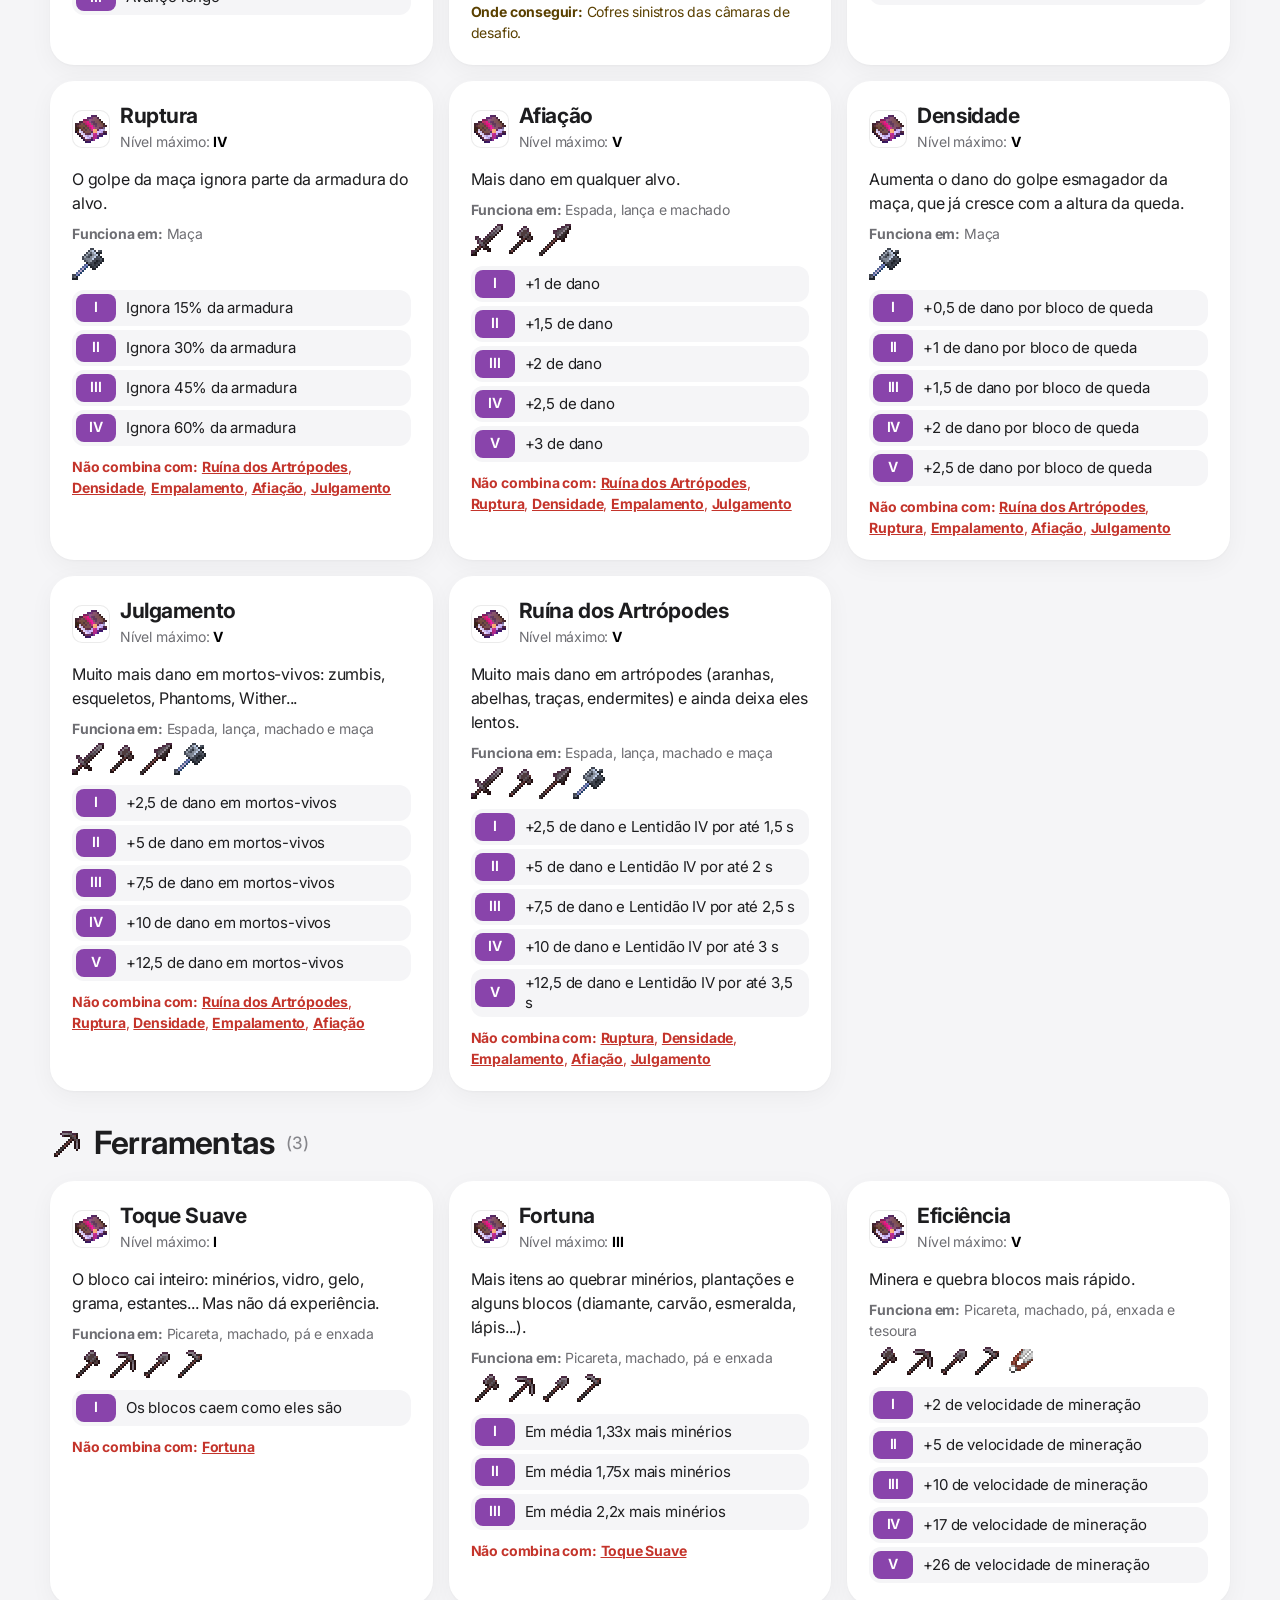
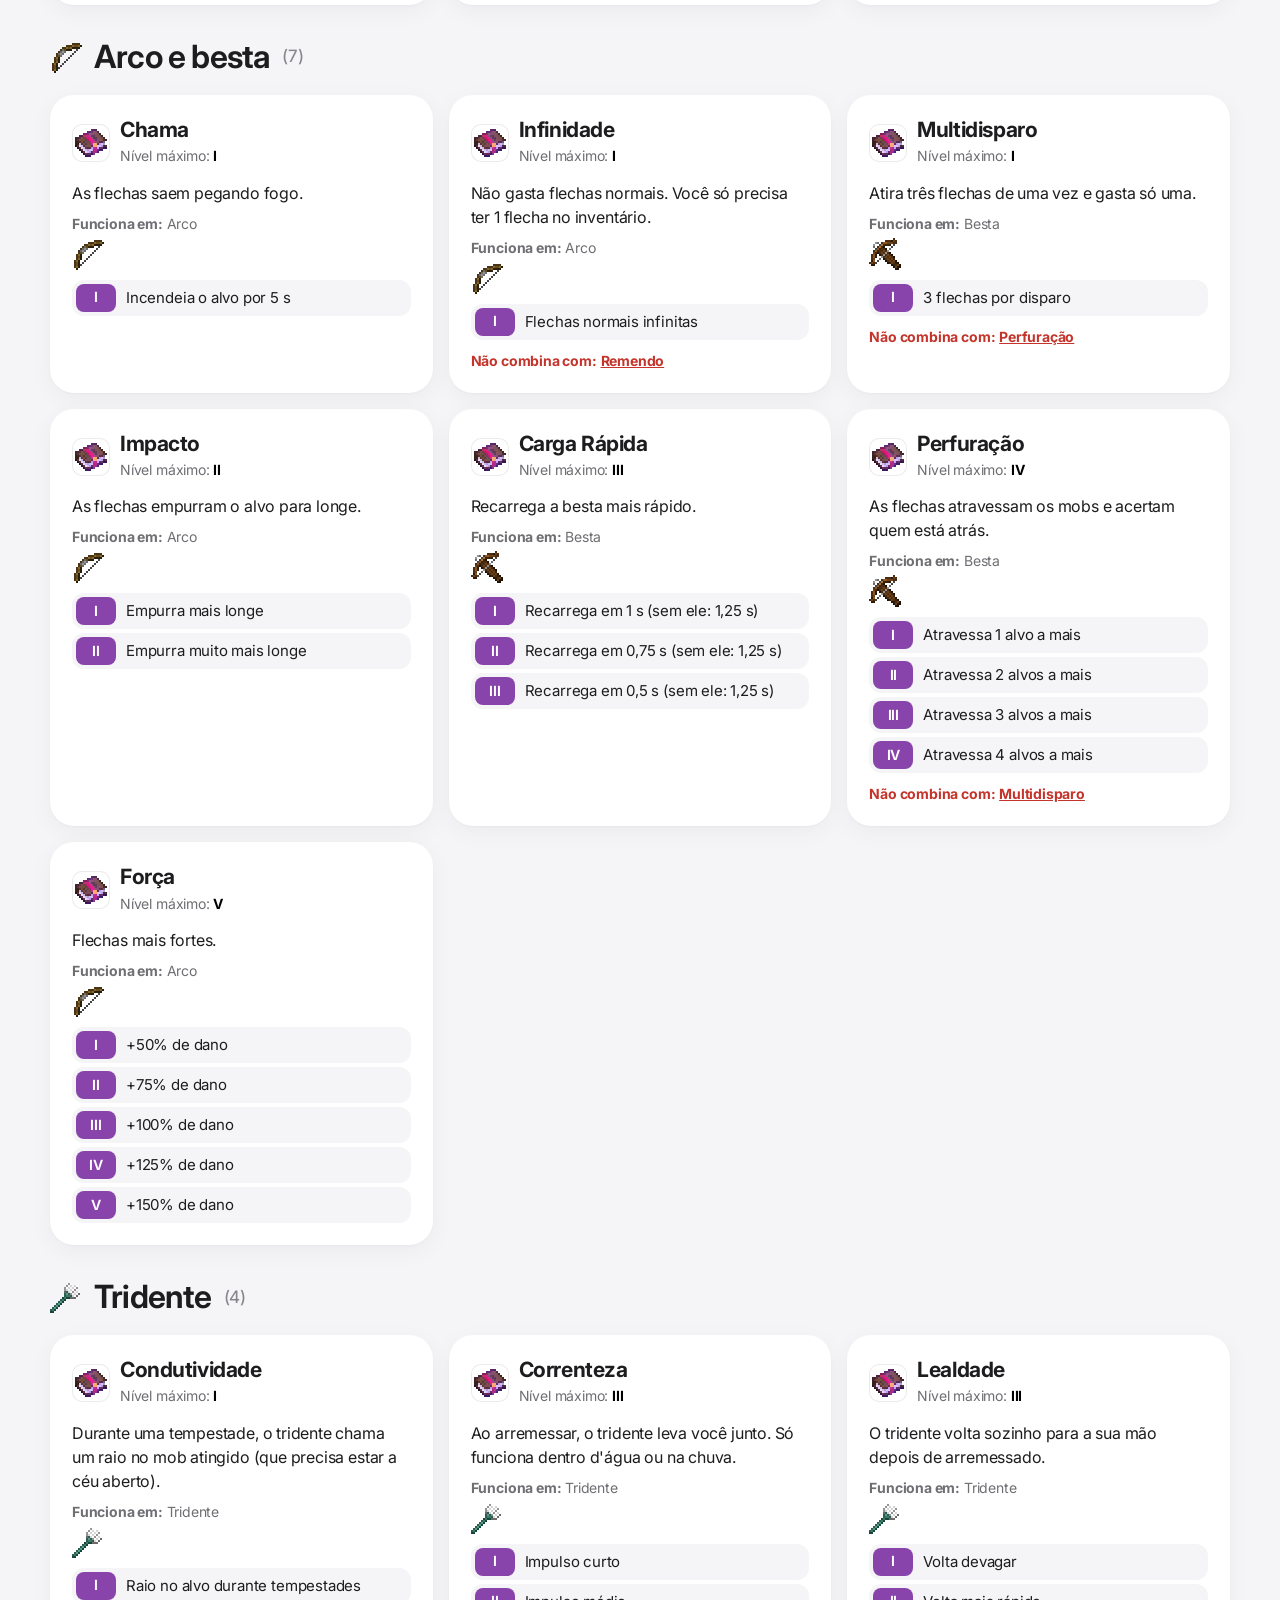
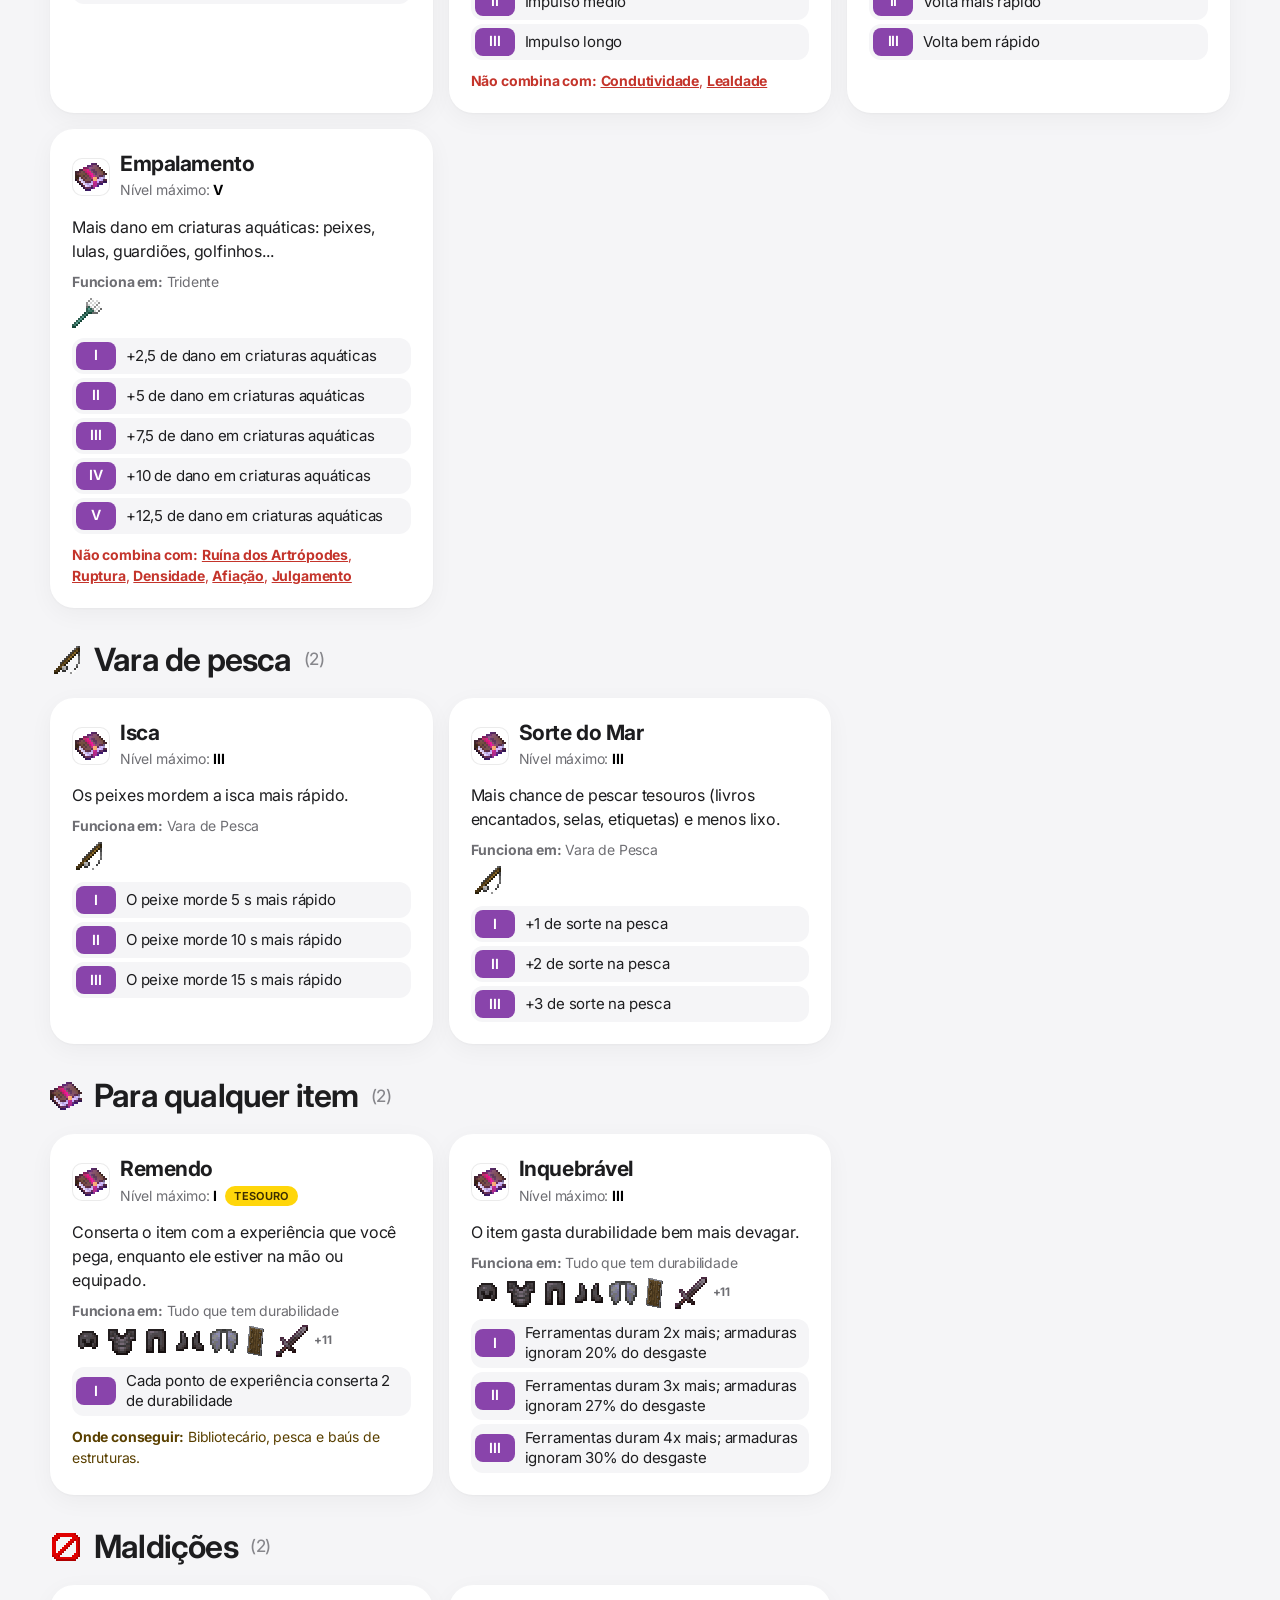
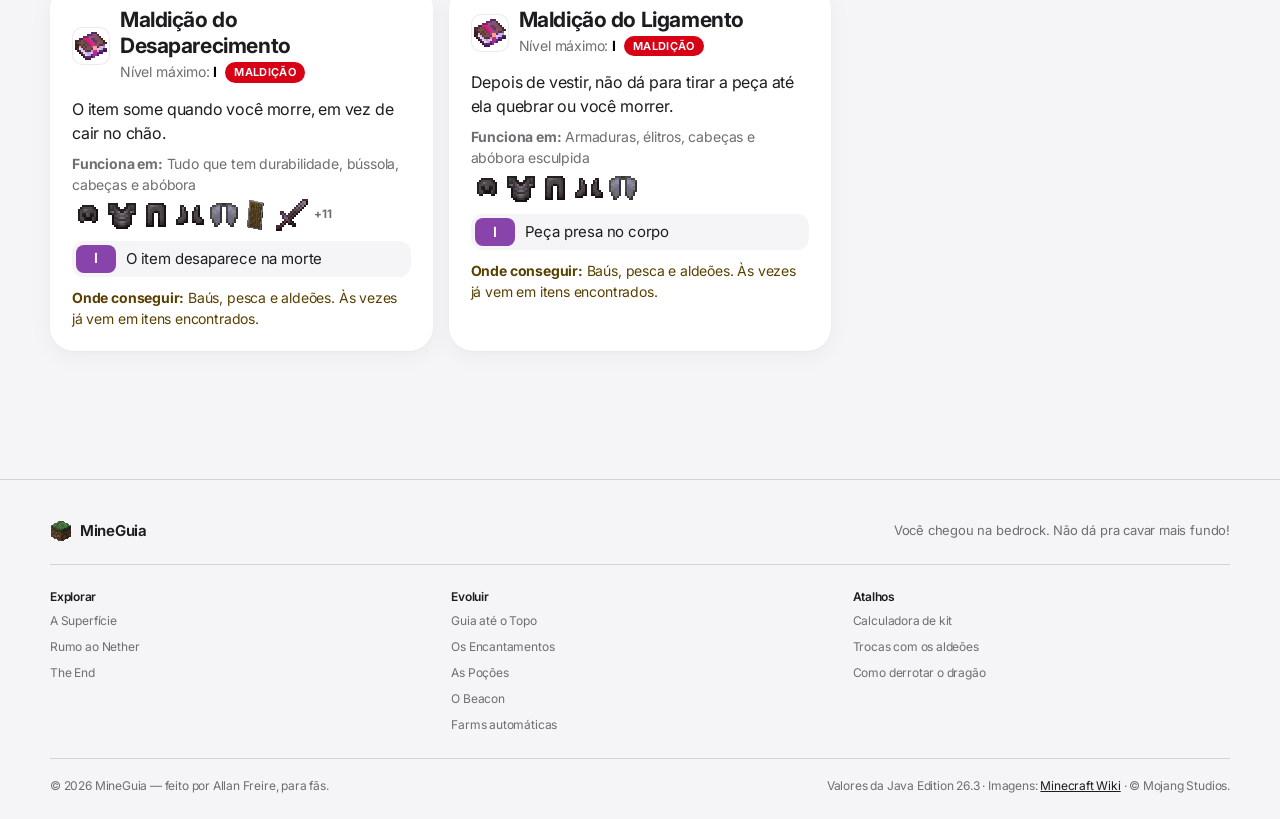
<file: encantamentos.html>
<!doctype html>
<html lang="pt-BR">
<head>
  <meta charset="utf-8">
  <meta name="viewport" content="width=device-width, initial-scale=1">
  <title>Os Encantamentos — MineGuia</title>
  <meta name="description" content="O melhor encantamento para cada ferramenta, arma e armadura do Minecraft, como usar a mesa de encantamentos e a bigorna e todos os encantamentos do jogo, nível por nível.">
  <link rel="icon" type="image/png" href="assets/img/itens/enchanted_book.png">
  <link rel="stylesheet" href="css/style.css">
  <link rel="stylesheet" href="css/minerios.css">
  <link rel="stylesheet" href="css/encantamentos.css">
  <link rel="preconnect" href="https://fonts.googleapis.com">
  <link rel="preconnect" href="https://fonts.gstatic.com" crossorigin>
  <link rel="stylesheet" href="https://fonts.googleapis.com/css2?family=Inter:opsz,wght@14..32,400..800&display=swap">
  <link rel="stylesheet" href="css/base.css">
  <link rel="stylesheet" href="css/guias.css">
  <script>document.documentElement.classList.add("js")</script>
</head>
<body class="pagina-encantamentos guia" data-subnav-acao="Escolher item|#melhor">
  <a class="pular-conteudo" href="#todos">Pular para todos os encantamentos</a>

  <header class="gnav">
    <nav class="gnav-barra" aria-label="Principal">
      <a class="gnav-marca" href="index.html" aria-label="MineGuia, página inicial">
        <img src="assets/img/itens/grass_block.png" alt=""><span>MineGuia</span>
      </a>
      <ul class="gnav-links" id="gnav-links">
        <li><a href="superficie.html"><img src="assets/img/itens/oak_sapling.png" alt=""><span>Superfície</span></a></li>
        <li><a href="minerios.html"><img src="assets/img/itens/diamond_pickaxe.png" alt=""><span>Minérios</span></a></li>
        <li><a href="encantamentos.html" aria-current="page"><img src="assets/img/itens/enchanted_book.png" alt=""><span>Encantamentos</span></a></li>
        <li><a href="nether.html"><img src="assets/img/itens/netherrack.png" alt=""><span>Nether</span></a></li>
        <li><a href="pocoes.html"><img src="assets/img/itens/potion_healing.png" alt=""><span>Poções</span></a></li>
        <li><a href="end.html"><img src="assets/img/itens/eye_of_ender.png" alt=""><span>The End</span></a></li>
        <li><a href="beacon.html"><img src="assets/img/itens/nether_star.png" alt=""><span>Beacon</span></a></li>
        <li><a href="farms.html"><img src="assets/img/itens/redstone.png" alt=""><span>Farms</span></a></li>
      </ul>
      <button class="gnav-abrir" type="button" aria-expanded="false" aria-controls="gnav-links" aria-label="Abrir menu"><span></span><span></span></button>
    </nav>
  </header>

  <main>
    <!-- ===== Topo: escolha um item e veja a melhor combinação ===== -->
    <section class="ceu guia-hero">
      <div class="sol" aria-hidden="true"></div>
      <div class="nuvem nuvem--1" aria-hidden="true"></div>

      <div class="container">
        <nav class="migalhas" aria-label="Você está aqui">
          <a href="index.html">Início</a> <span aria-hidden="true">›</span> <span>Os Encantamentos</span>
        </nav>
        <h1 class="guia-titulo">Os Encantamentos</h1>
        <p class="guia-intro chat">Tudo sobre encantamentos em um só lugar: o melhor para cada item, <a href="#como-encantar">como encantar</a> e <a href="#todos">todos os encantamentos do jogo</a>, em ordem, do nível I ao máximo.</p>

        <!-- montado por js/encantamentos.js -->
        <div class="jornada melhor" id="melhor">
          <h2 class="jornada-titulo">Qual o melhor encantamento? Clique em um item</h2>
          <div class="seletor" id="seletor" role="group" aria-label="Escolha um item"></div>
          <p class="trilha-dica">Arraste para o lado para ver todos os itens →</p>
          <div id="melhor-resultado" aria-live="polite"></div>
        </div>
      </div>
      <div class="chao" aria-hidden="true"></div>
    </section>

    <!-- ===== Como encantar ===== -->
    <section class="secao" id="como-encantar" data-subnav="Como encantar" aria-labelledby="titulo-como">
      <div class="container">
        <h2 class="titulo-secao" id="titulo-como"><img src="assets/img/itens/enchanting_table.png" alt="">Como encantar</h2>
        <p class="secao-desc">Existem três jeitos de colocar encantamentos nos seus itens — e um de tirar.</p>
        <div id="como-app"></div>
      </div>
    </section>

    <!-- ===== Todos os encantamentos ===== -->
    <section class="secao secao--estante" id="todos" data-subnav="Todos os encantamentos" aria-labelledby="titulo-todos">
      <div class="container">
        <h2 class="titulo-secao" id="titulo-todos"><img src="assets/img/itens/enchanted_book.png" alt="">Todos os encantamentos</h2>
        <p class="secao-desc">Separados por tipo de item e em ordem de nível máximo, do menor para o maior. Cada um mostra o que faz em cada nível, do I ao máximo.</p>
        <div id="todos-app"></div>
      </div>
    </section>
  </main>

  <footer class="gfoot">
    <div class="gfoot-dentro">
      <div class="gfoot-topo">
        <a class="gfoot-marca" href="index.html"><img src="assets/img/itens/grass_block.png" alt=""><span>MineGuia</span></a>
        <p class="gfoot-frase">Você chegou na bedrock. Não dá pra cavar mais fundo!</p>
      </div>
      <nav class="gfoot-colunas" aria-label="Todos os guias">
        <div>
          <h2>Explorar</h2>
          <ul>
            <li><a href="superficie.html">A Superfície</a></li>
            <li><a href="nether.html">Rumo ao Nether</a></li>
            <li><a href="end.html">The End</a></li>
          </ul>
        </div>
        <div>
          <h2>Evoluir</h2>
          <ul>
            <li><a href="minerios.html">Guia até o Topo</a></li>
            <li><a href="encantamentos.html">Os Encantamentos</a></li>
            <li><a href="pocoes.html">As Poções</a></li>
            <li><a href="beacon.html">O Beacon</a></li>
            <li><a href="farms.html">Farms automáticas</a></li>
          </ul>
        </div>
        <div>
          <h2>Atalhos</h2>
          <ul>
            <li><a href="minerios.html#calculadora">Calculadora de kit</a></li>
            <li><a href="minerios.html#aldeoes">Trocas com os aldeões</a></li>
            <li><a href="end.html#passo-dragao">Como derrotar o dragão</a></li>
          </ul>
        </div>
      </nav>
      <div class="gfoot-meta">
        <p>© <span data-ano>2026</span> MineGuia — feito por Allan Freire, para fãs.</p>
        <p>Valores da Java Edition 26.3 · Imagens: <a href="https://minecraft.wiki" target="_blank" rel="noopener">Minecraft Wiki</a> · © Mojang Studios.</p>
      </div>
    </div>
  </footer>

  <script src="js/main.js"></script>
  <script src="js/site.js"></script>
  <script src="js/dados-encantamentos.js"></script>
  <script src="js/encantamentos.js"></script>
</body>
</html>
</file>
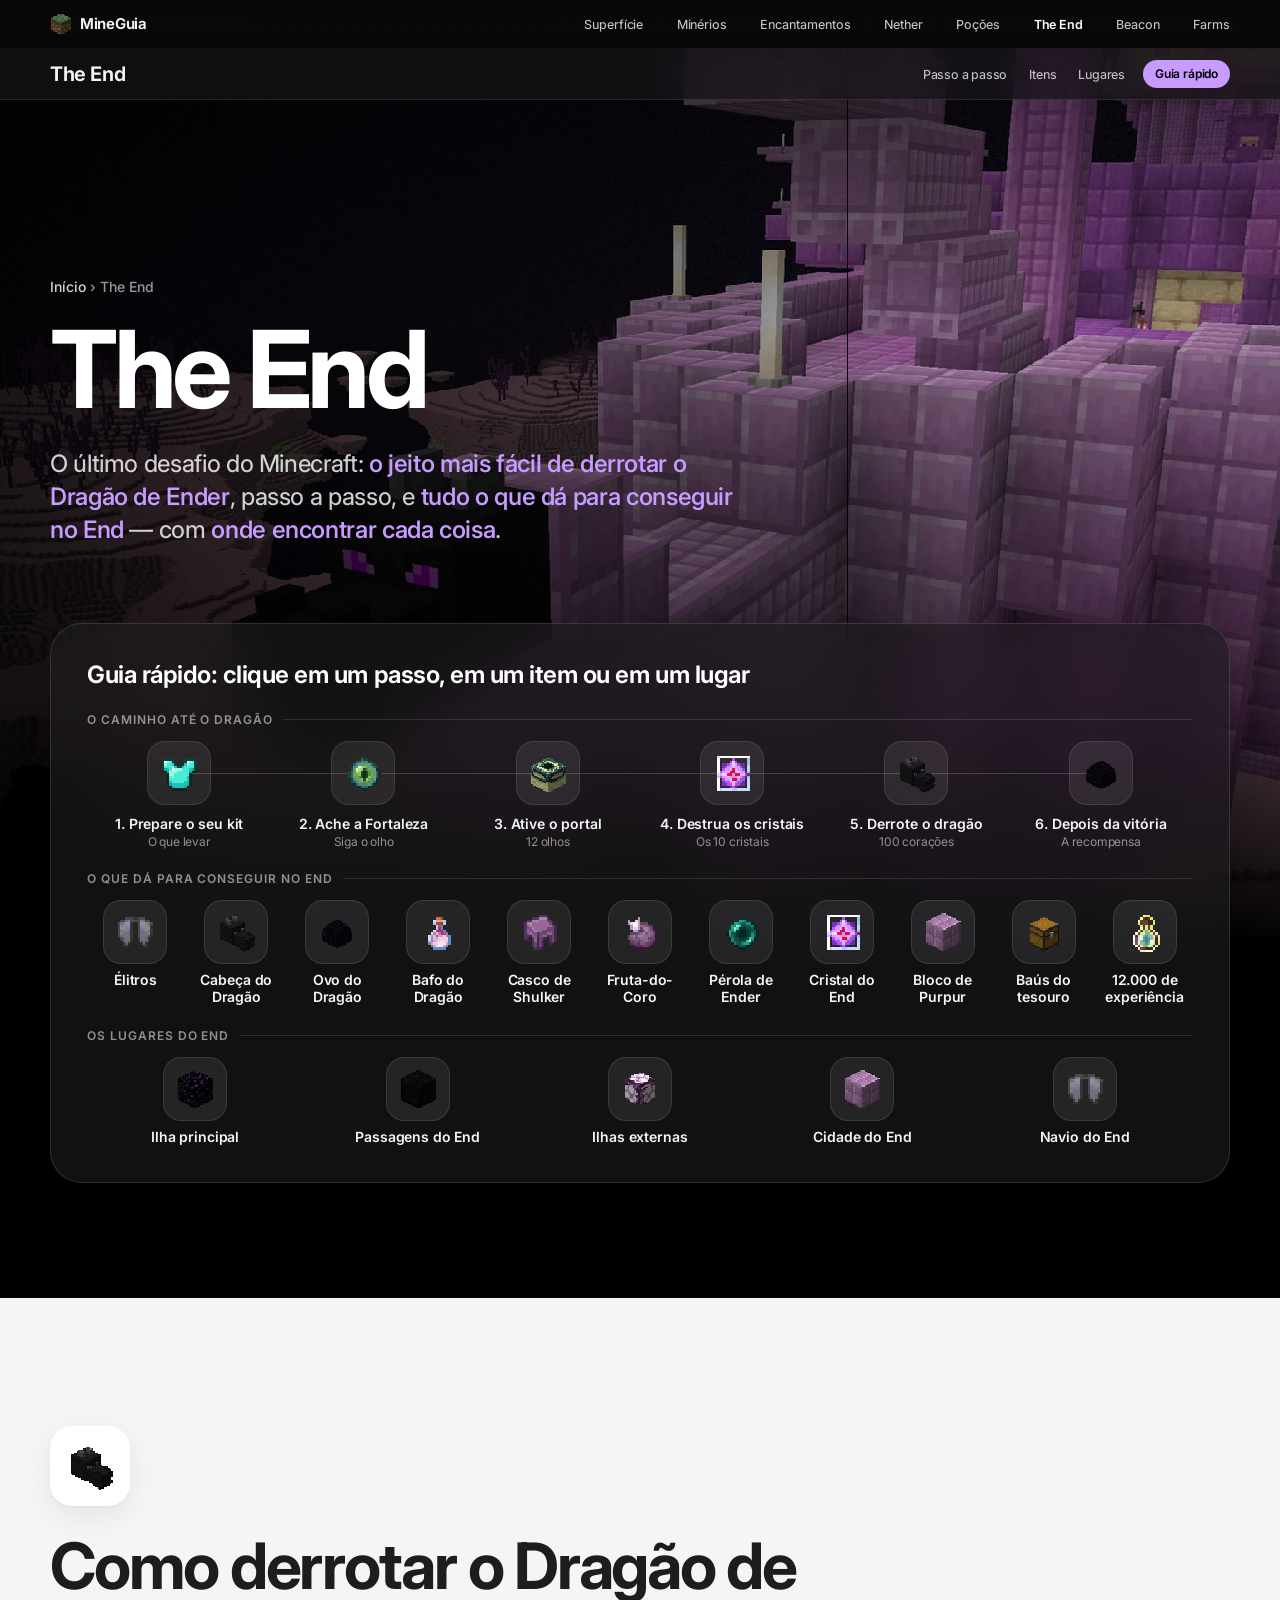
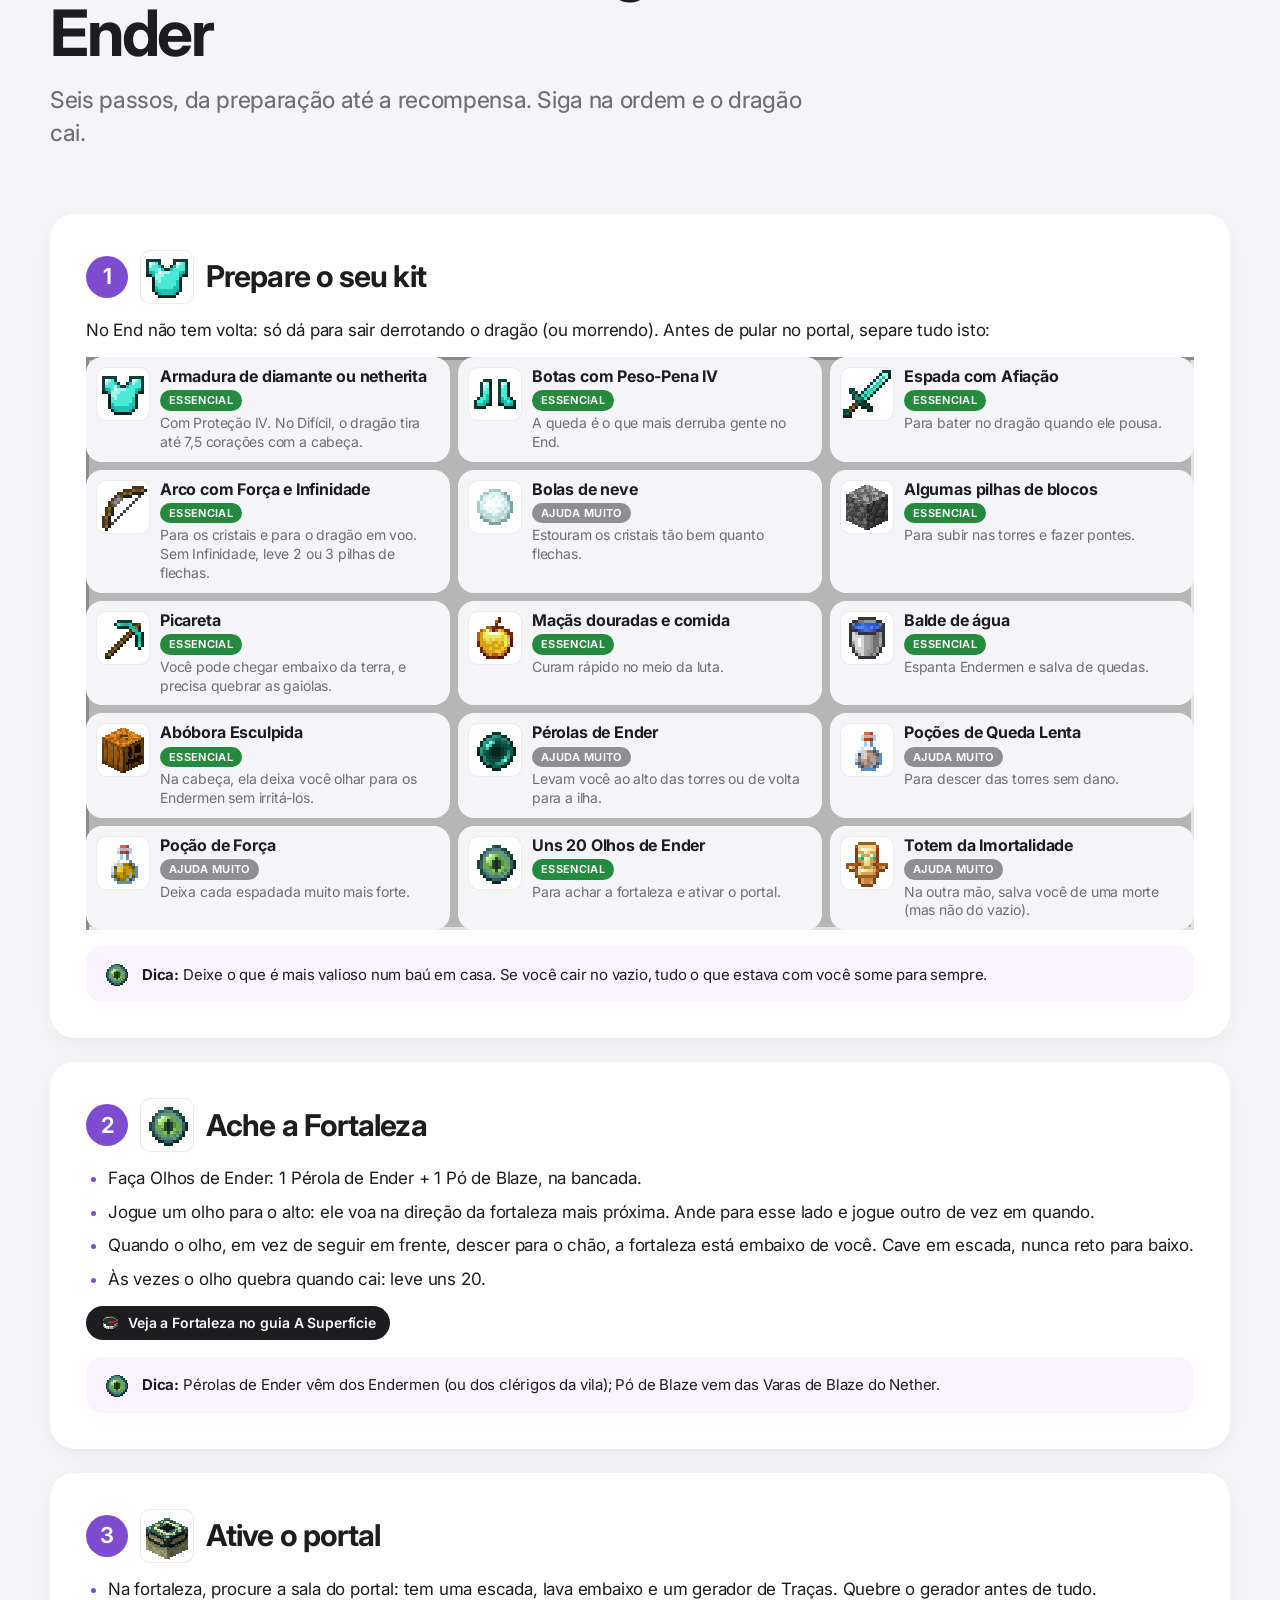
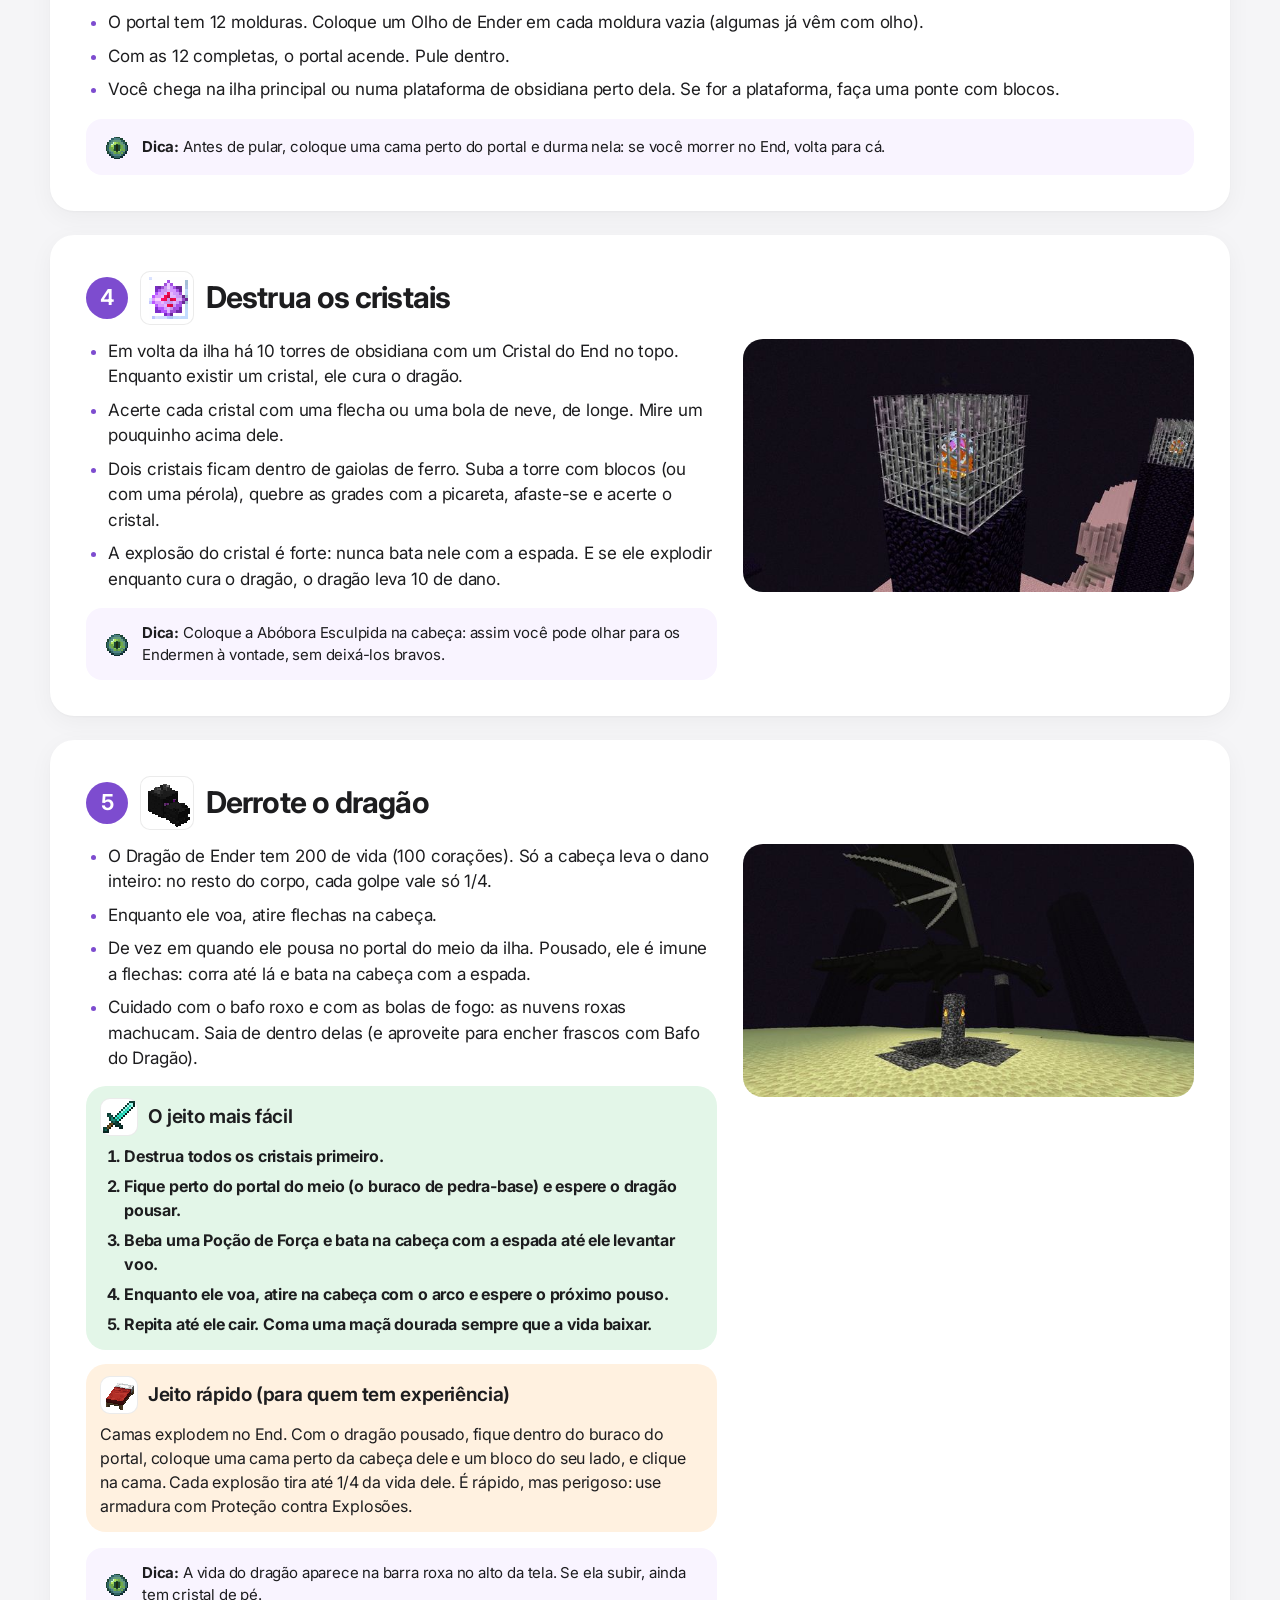
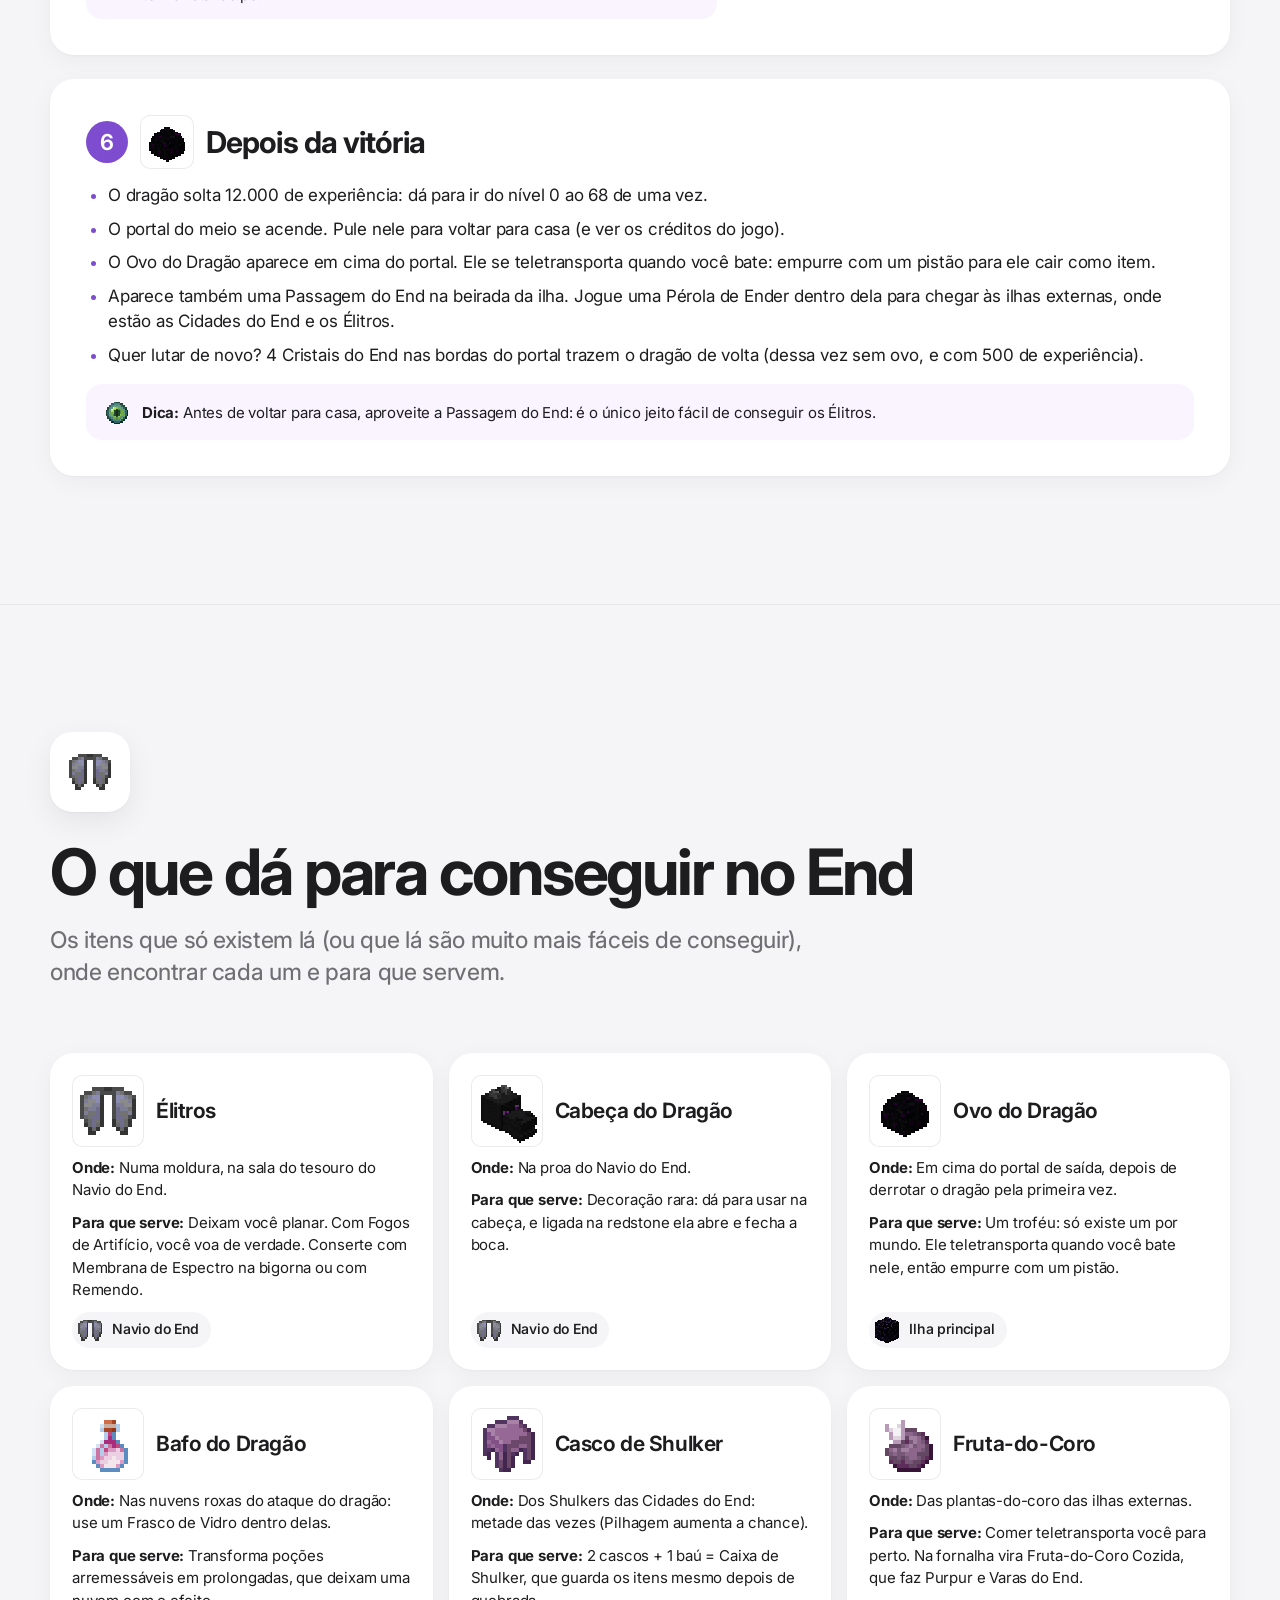
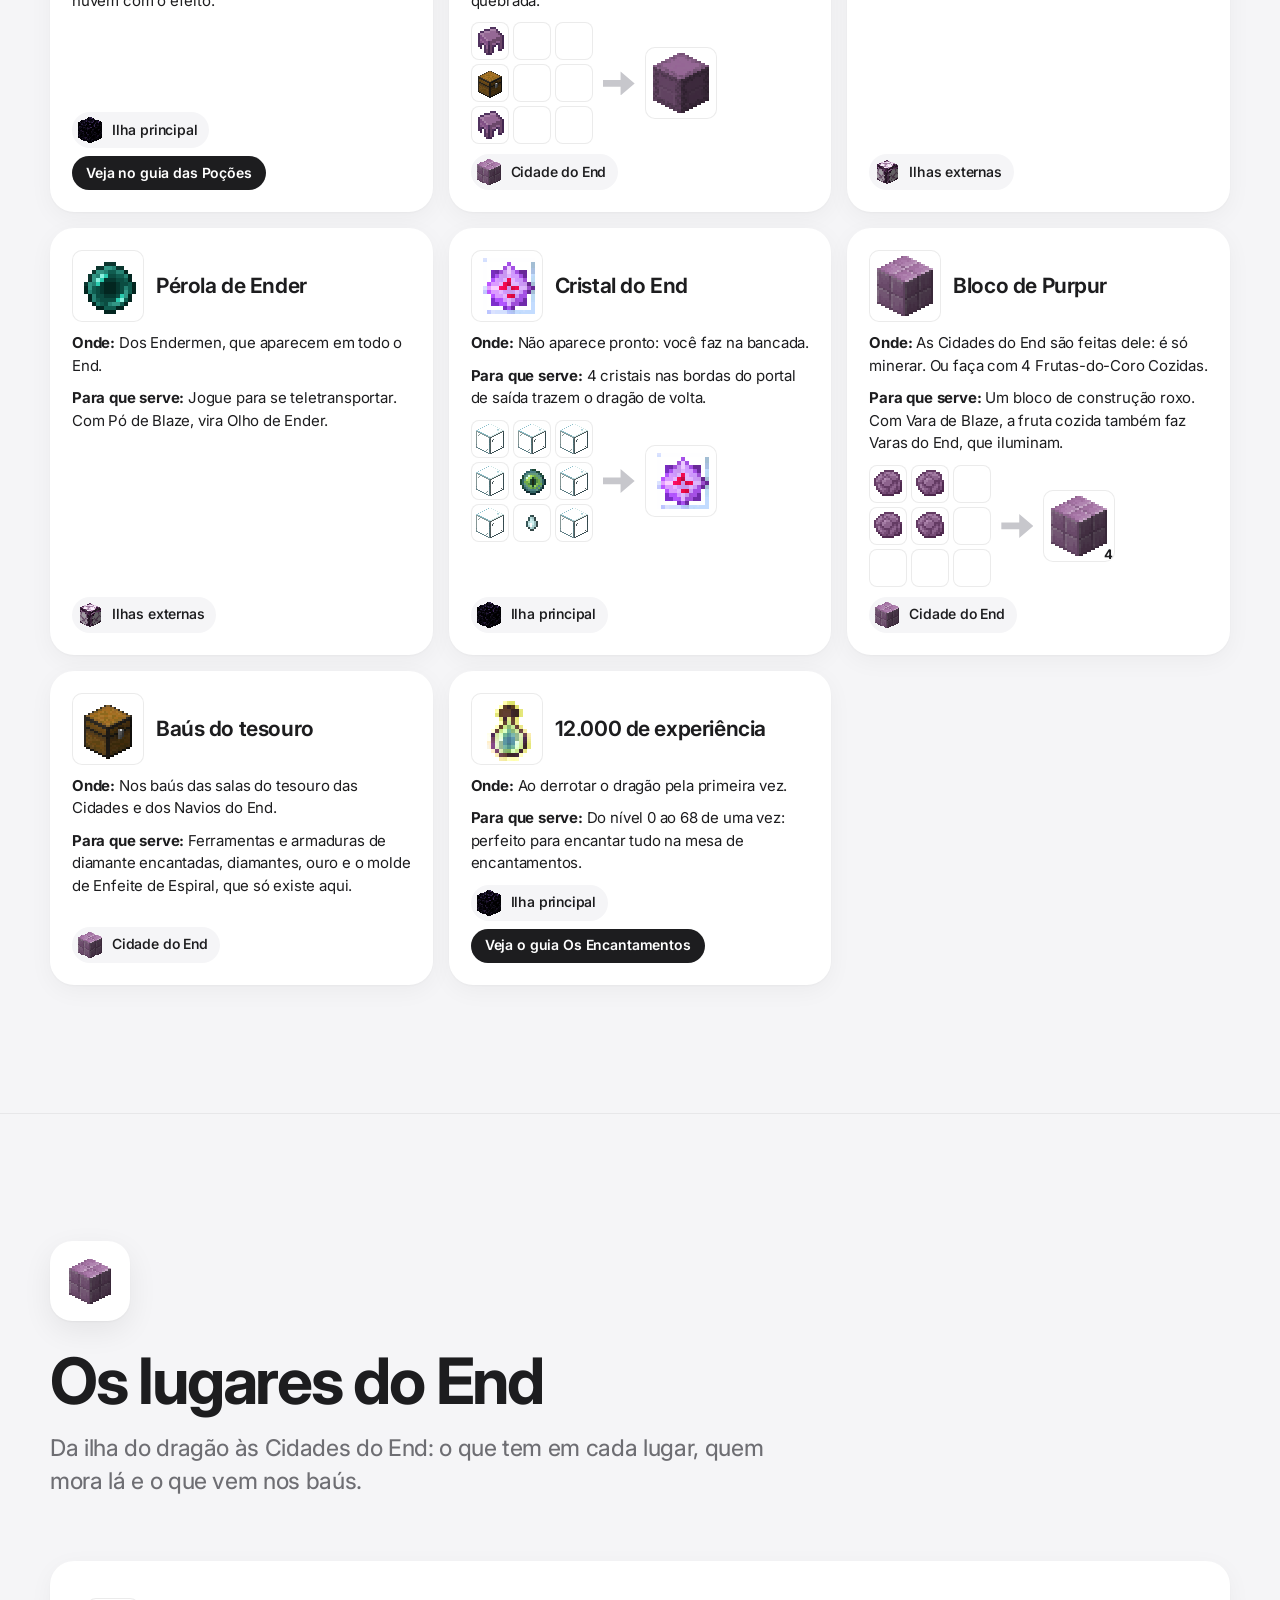
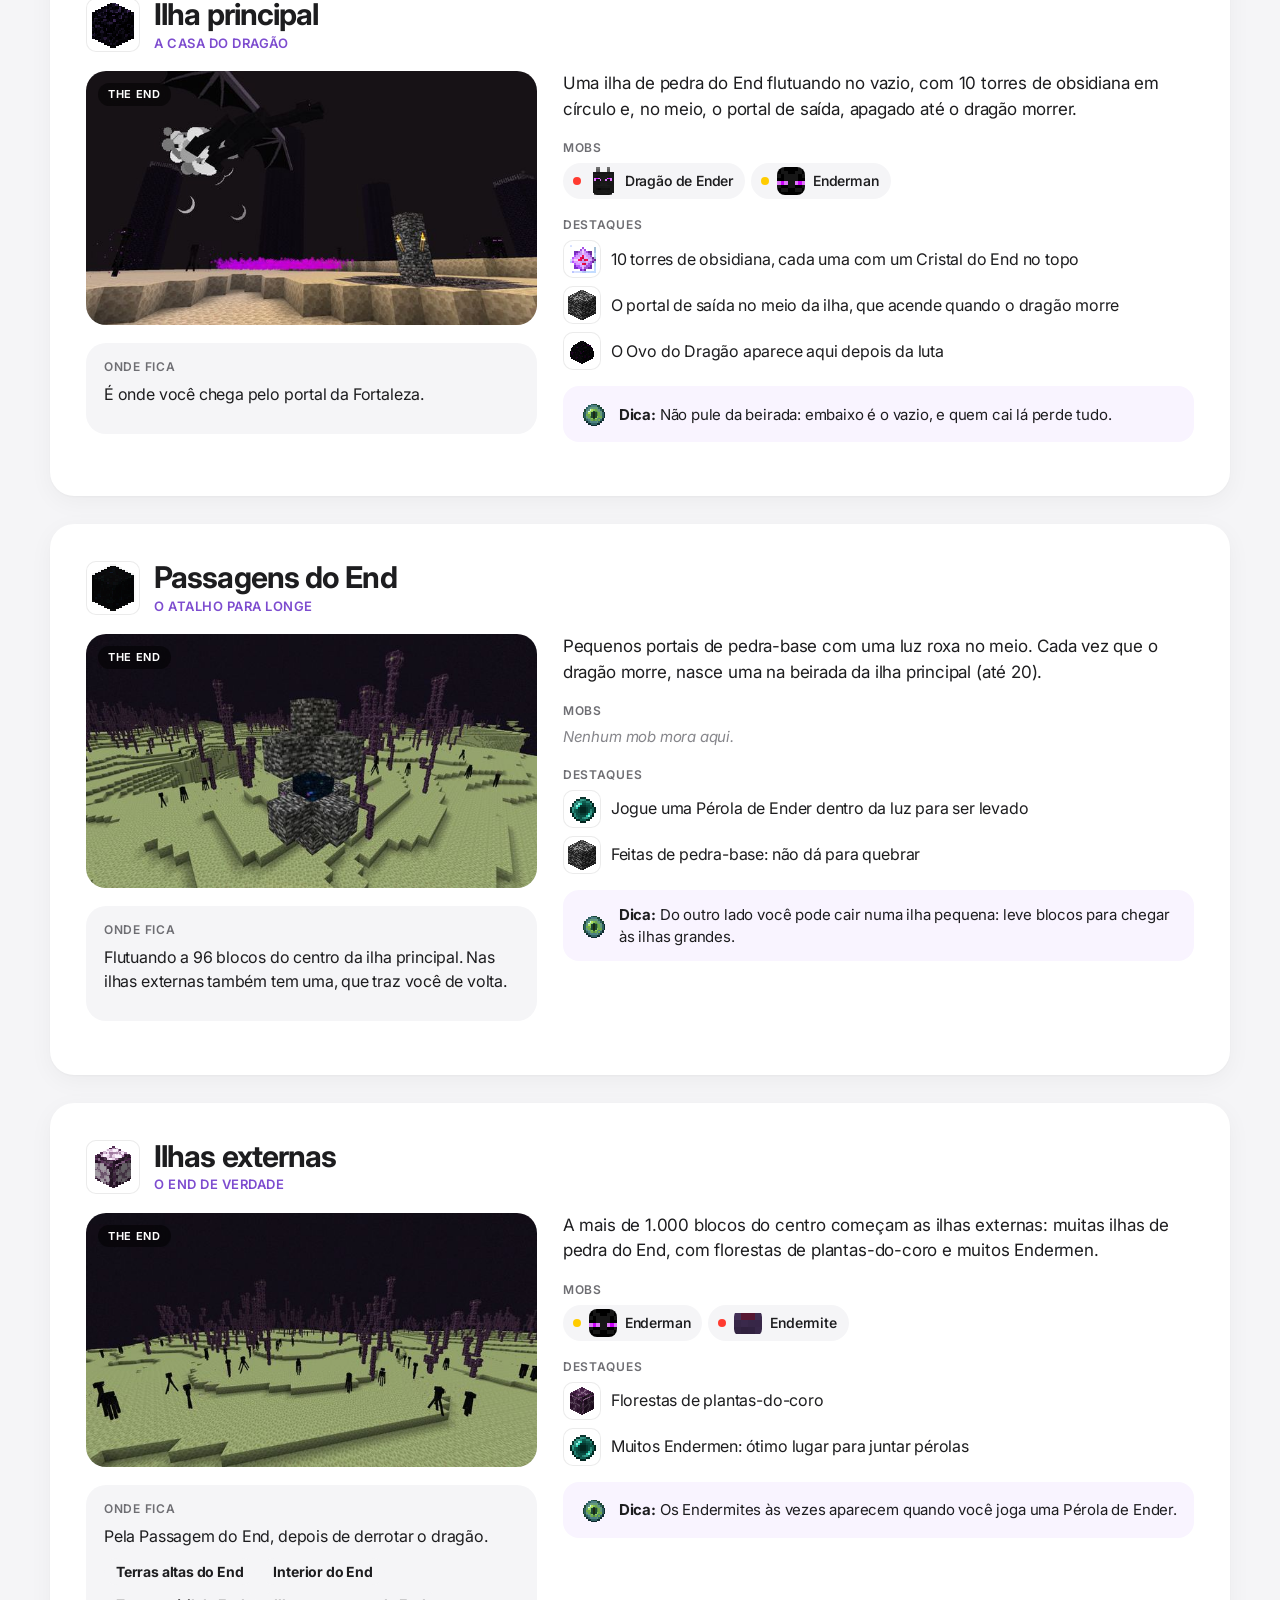
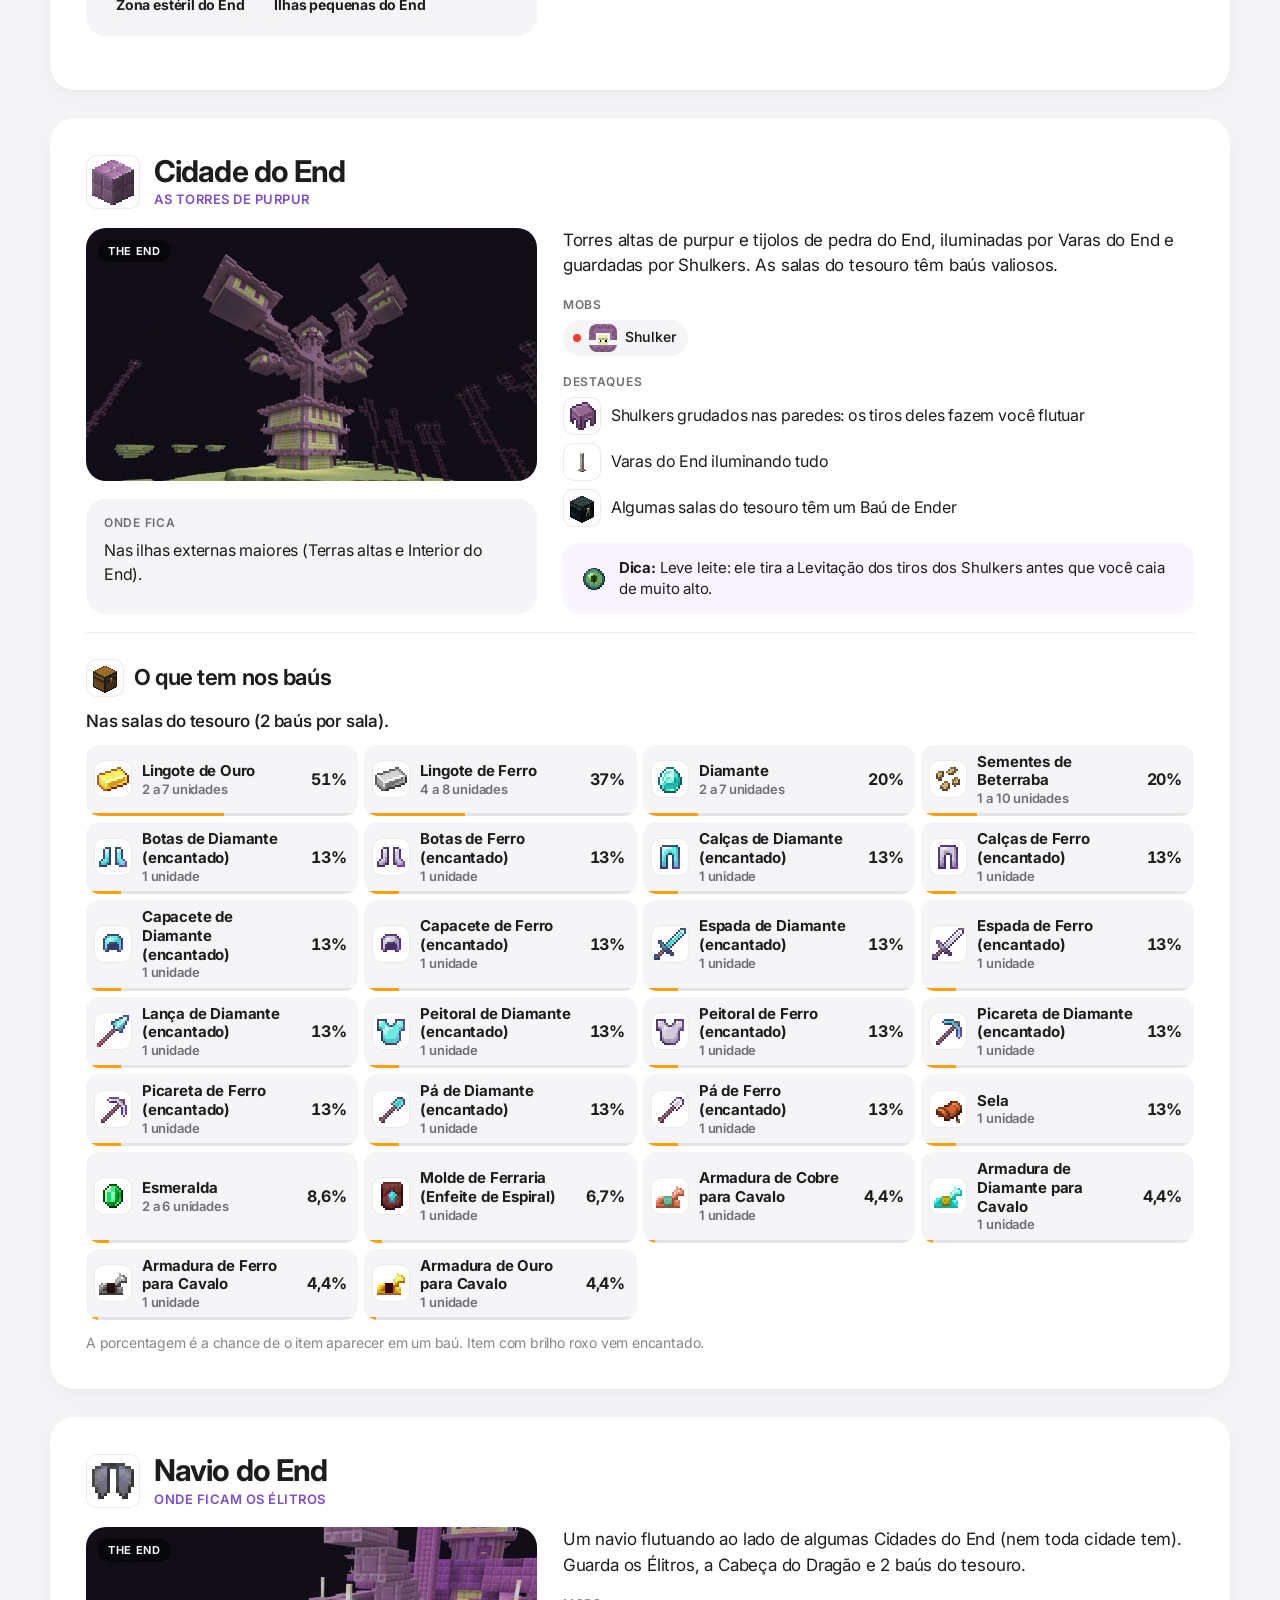
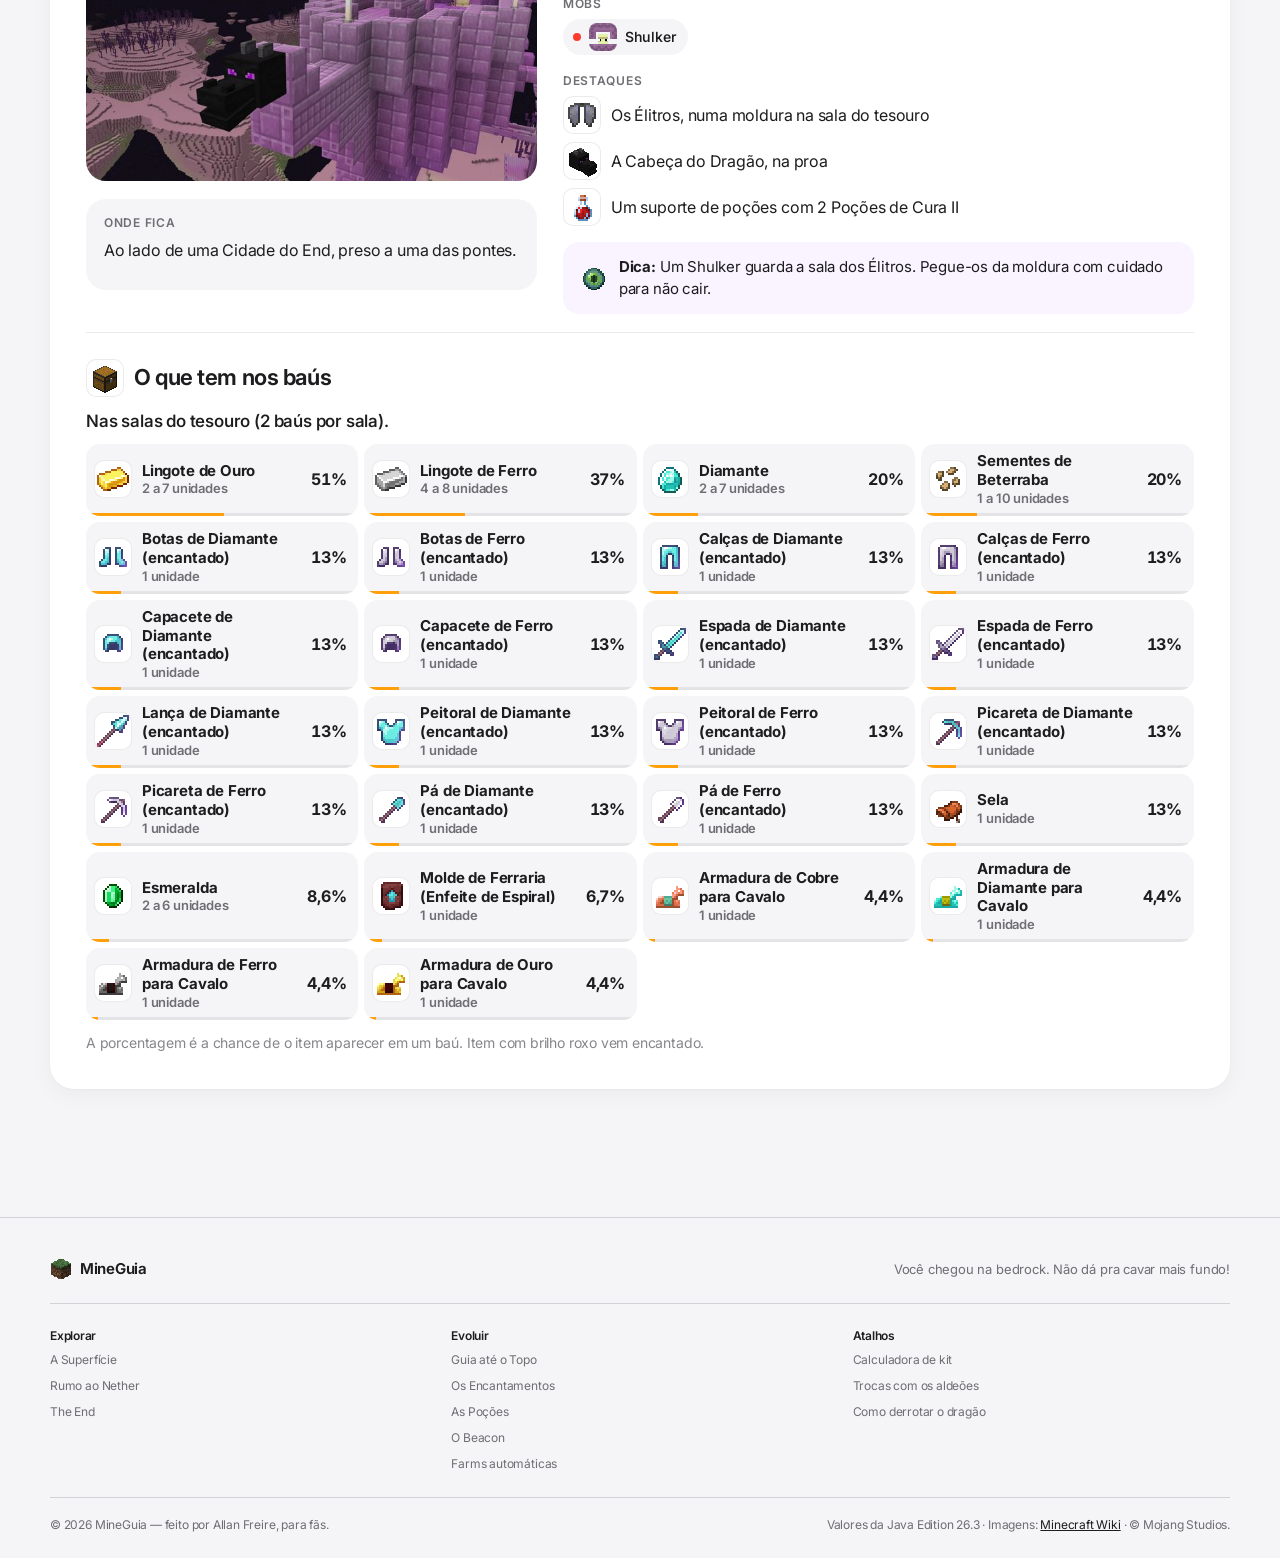
<file: end.html>
<!doctype html>
<html lang="pt-BR">
<head>
  <meta charset="utf-8">
  <meta name="viewport" content="width=device-width, initial-scale=1">
  <title>The End — MineGuia</title>
  <meta name="description" content="O jeito mais fácil de derrotar o Dragão de Ender, passo a passo, o que levar e tudo o que dá para conseguir no End: Élitros, Cabeça do Dragão, Ovo do Dragão, cascos de Shulker e onde encontrar cada um.">
  <link rel="icon" type="image/png" href="assets/img/itens/ender_eye.png">
  <link rel="stylesheet" href="css/style.css">
  <link rel="stylesheet" href="css/minerios.css">
  <link rel="stylesheet" href="css/mundo.css">
  <link rel="stylesheet" href="css/end.css">
  <link rel="preconnect" href="https://fonts.googleapis.com">
  <link rel="preconnect" href="https://fonts.gstatic.com" crossorigin>
  <link rel="stylesheet" href="https://fonts.googleapis.com/css2?family=Inter:opsz,wght@14..32,400..800&display=swap">
  <link rel="stylesheet" href="css/base.css">
  <link rel="stylesheet" href="css/guias.css">
  <script>document.documentElement.classList.add("js")</script>
</head>
<body class="pagina-end guia" data-subnav-acao="Guia rápido|#guia-rapido">
  <a class="pular-conteudo" href="#passos">Pular para o passo a passo</a>

  <header class="gnav">
    <nav class="gnav-barra" aria-label="Principal">
      <a class="gnav-marca" href="index.html" aria-label="MineGuia, página inicial">
        <img src="assets/img/itens/grass_block.png" alt=""><span>MineGuia</span>
      </a>
      <ul class="gnav-links" id="gnav-links">
        <li><a href="superficie.html"><img src="assets/img/itens/oak_sapling.png" alt=""><span>Superfície</span></a></li>
        <li><a href="minerios.html"><img src="assets/img/itens/diamond_pickaxe.png" alt=""><span>Minérios</span></a></li>
        <li><a href="encantamentos.html"><img src="assets/img/itens/enchanted_book.png" alt=""><span>Encantamentos</span></a></li>
        <li><a href="nether.html"><img src="assets/img/itens/netherrack.png" alt=""><span>Nether</span></a></li>
        <li><a href="pocoes.html"><img src="assets/img/itens/potion_healing.png" alt=""><span>Poções</span></a></li>
        <li><a href="end.html" aria-current="page"><img src="assets/img/itens/eye_of_ender.png" alt=""><span>The End</span></a></li>
        <li><a href="beacon.html"><img src="assets/img/itens/nether_star.png" alt=""><span>Beacon</span></a></li>
        <li><a href="farms.html"><img src="assets/img/itens/redstone.png" alt=""><span>Farms</span></a></li>
      </ul>
      <button class="gnav-abrir" type="button" aria-expanded="false" aria-controls="gnav-links" aria-label="Abrir menu"><span></span><span></span></button>
    </nav>
  </header>

  <main>
    <!-- ===== Topo: o guia rápido ===== -->
    <section class="ceu ceu--end guia-hero">
      <div class="estrelas" aria-hidden="true"></div>
      <div class="torre torre--1" aria-hidden="true"></div>
      <div class="torre torre--2" aria-hidden="true"></div>
      <div class="torre torre--3" aria-hidden="true"></div>

      <div class="container">
        <nav class="migalhas" aria-label="Você está aqui">
          <a href="index.html">Início</a> <span aria-hidden="true">›</span> <span>The End</span>
        </nav>
        <h1 class="guia-titulo">The End</h1>
        <p class="guia-intro chat">O último desafio do Minecraft: <a href="#passos">o jeito mais fácil de derrotar o Dragão de Ender</a>, passo a passo, e <a href="#itens">tudo o que dá para conseguir no End</a> — com <a href="#lugares">onde encontrar cada coisa</a>.</p>

        <!-- montado por js/end.js -->
        <div class="jornada guia-rapido" id="guia-rapido">
          <h2 class="jornada-titulo">Guia rápido: clique em um passo, em um item ou em um lugar</h2>
          <h3 class="atalhos-titulo">O caminho até o dragão</h3>
          <ol class="trilha trilha--end" id="trilha-end"></ol>
          <h3 class="atalhos-titulo">O que dá para conseguir no End</h3>
          <div class="atalhos atalhos--grade" id="atalhos-itens"></div>
          <h3 class="atalhos-titulo">Os lugares do End</h3>
          <div class="atalhos" id="atalhos-lugares"></div>
          <p class="trilha-dica">Arraste para o lado para ver todos →</p>
        </div>
      </div>
      <div class="chao chao--end" aria-hidden="true"></div>
    </section>

    <!-- ===== Passo a passo ===== -->
    <section class="secao" id="passos" data-subnav="Passo a passo" aria-labelledby="titulo-passos">
      <div class="container">
        <h2 class="titulo-secao" id="titulo-passos"><img src="assets/img/itens/dragon_head.png" alt="">Como derrotar o Dragão de Ender</h2>
        <p class="secao-desc">Seis passos, da preparação até a recompensa. Siga na ordem e o dragão cai.</p>
        <div id="lista-passos"></div>
      </div>
    </section>

    <!-- ===== Itens ===== -->
    <section class="secao secao--end" id="itens" data-subnav="Itens" aria-labelledby="titulo-itens">
      <div class="container">
        <h2 class="titulo-secao" id="titulo-itens"><img src="assets/img/itens/elytra.png" alt="">O que dá para conseguir no End</h2>
        <p class="secao-desc">Os itens que só existem lá (ou que lá são muito mais fáceis de conseguir), onde encontrar cada um e para que servem.</p>
        <div id="lista-itens"></div>
      </div>
    </section>

    <!-- ===== Lugares ===== -->
    <section class="secao" id="lugares" data-subnav="Lugares" aria-labelledby="titulo-lugares">
      <div class="container">
        <h2 class="titulo-secao" id="titulo-lugares"><img src="assets/img/itens/purpur_block.png" alt="">Os lugares do End</h2>
        <p class="secao-desc">Da ilha do dragão às Cidades do End: o que tem em cada lugar, quem mora lá e o que vem nos baús.</p>
        <div class="lista-cards" id="lista-lugares"></div>
      </div>
    </section>
  </main>

  <footer class="gfoot">
    <div class="gfoot-dentro">
      <div class="gfoot-topo">
        <a class="gfoot-marca" href="index.html"><img src="assets/img/itens/grass_block.png" alt=""><span>MineGuia</span></a>
        <p class="gfoot-frase">Você chegou na bedrock. Não dá pra cavar mais fundo!</p>
      </div>
      <nav class="gfoot-colunas" aria-label="Todos os guias">
        <div>
          <h2>Explorar</h2>
          <ul>
            <li><a href="superficie.html">A Superfície</a></li>
            <li><a href="nether.html">Rumo ao Nether</a></li>
            <li><a href="end.html">The End</a></li>
          </ul>
        </div>
        <div>
          <h2>Evoluir</h2>
          <ul>
            <li><a href="minerios.html">Guia até o Topo</a></li>
            <li><a href="encantamentos.html">Os Encantamentos</a></li>
            <li><a href="pocoes.html">As Poções</a></li>
            <li><a href="beacon.html">O Beacon</a></li>
            <li><a href="farms.html">Farms automáticas</a></li>
          </ul>
        </div>
        <div>
          <h2>Atalhos</h2>
          <ul>
            <li><a href="minerios.html#calculadora">Calculadora de kit</a></li>
            <li><a href="minerios.html#aldeoes">Trocas com os aldeões</a></li>
            <li><a href="end.html#passo-dragao">Como derrotar o dragão</a></li>
          </ul>
        </div>
      </nav>
      <div class="gfoot-meta">
        <p>© <span data-ano>2026</span> MineGuia — feito por Allan Freire, para fãs.</p>
        <p>Valores da Java Edition 26.3 · Imagens: <a href="https://minecraft.wiki" target="_blank" rel="noopener">Minecraft Wiki</a> · © Mojang Studios.</p>
      </div>
    </div>
  </footer>

  <script src="js/main.js"></script>
  <script src="js/site.js"></script>
  <script src="js/dados-end.js"></script>
  <script src="js/end.js"></script>
</body>
</html>
</file>
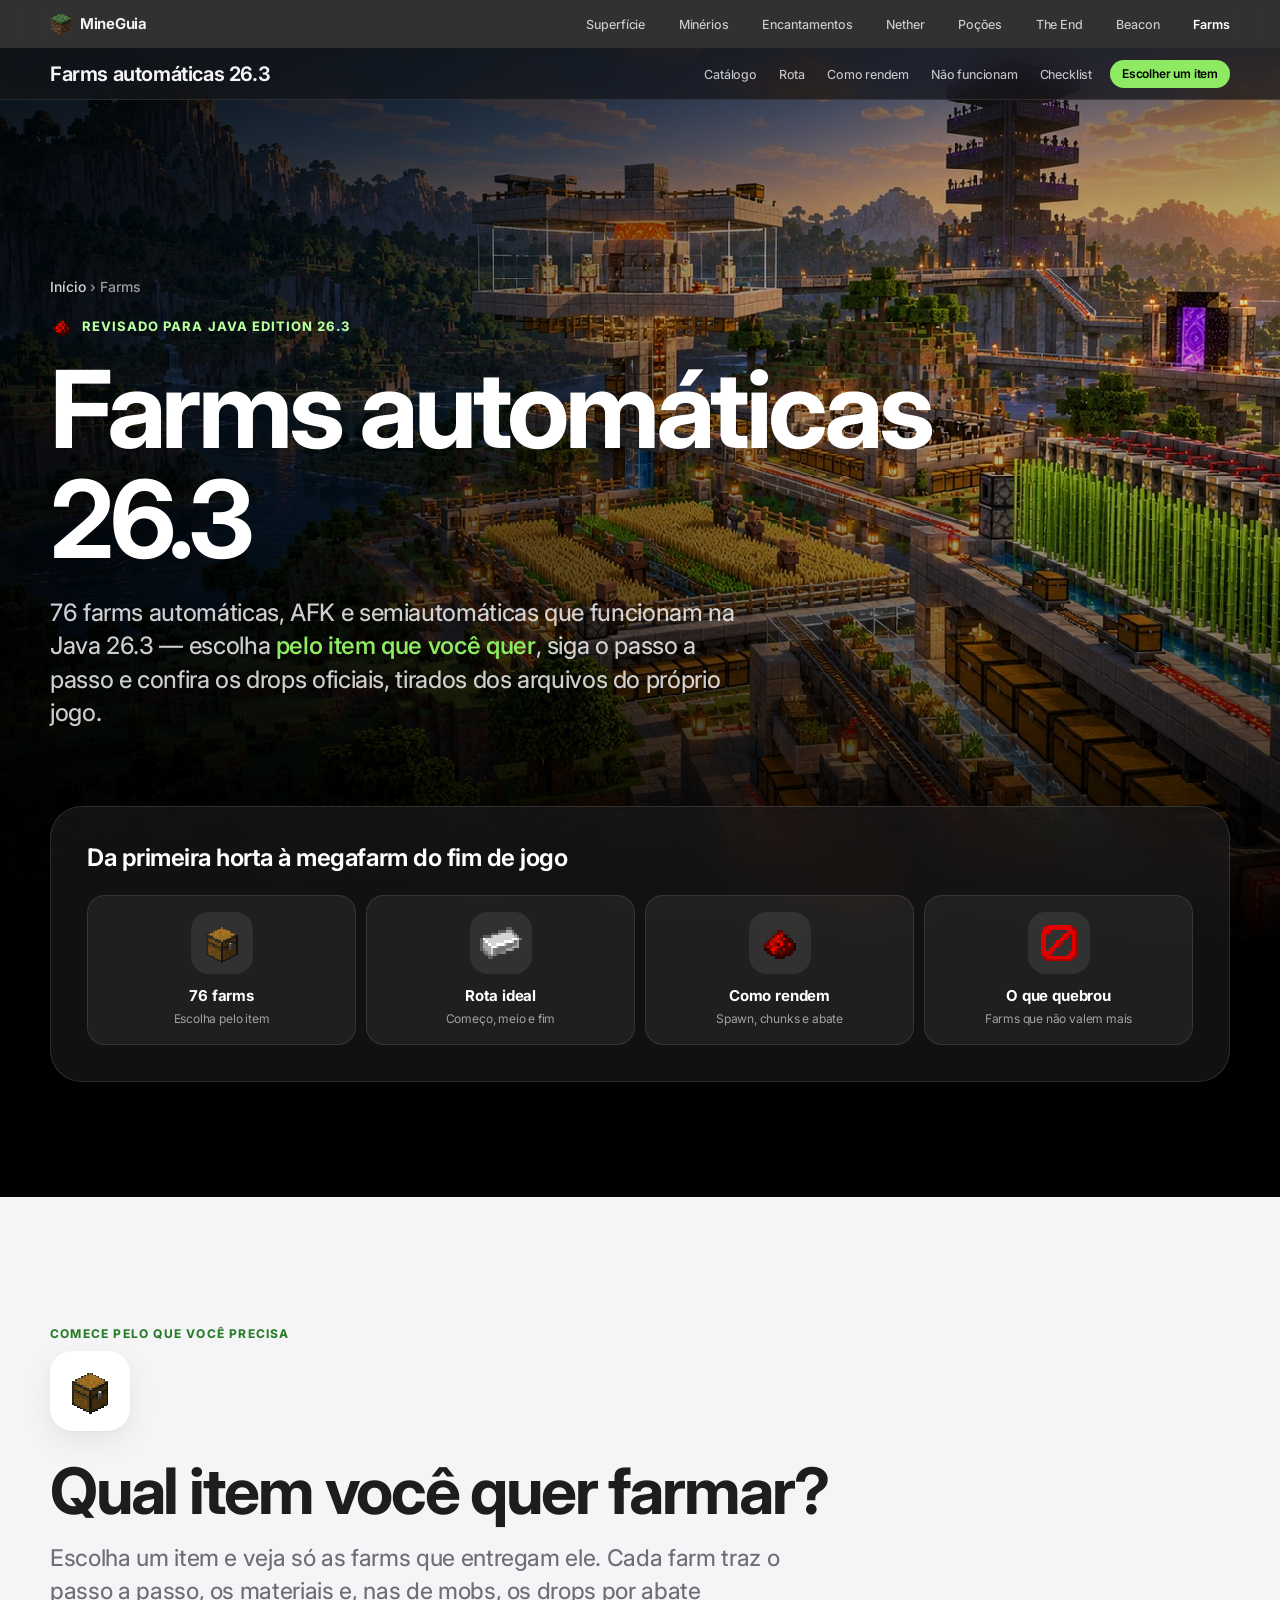
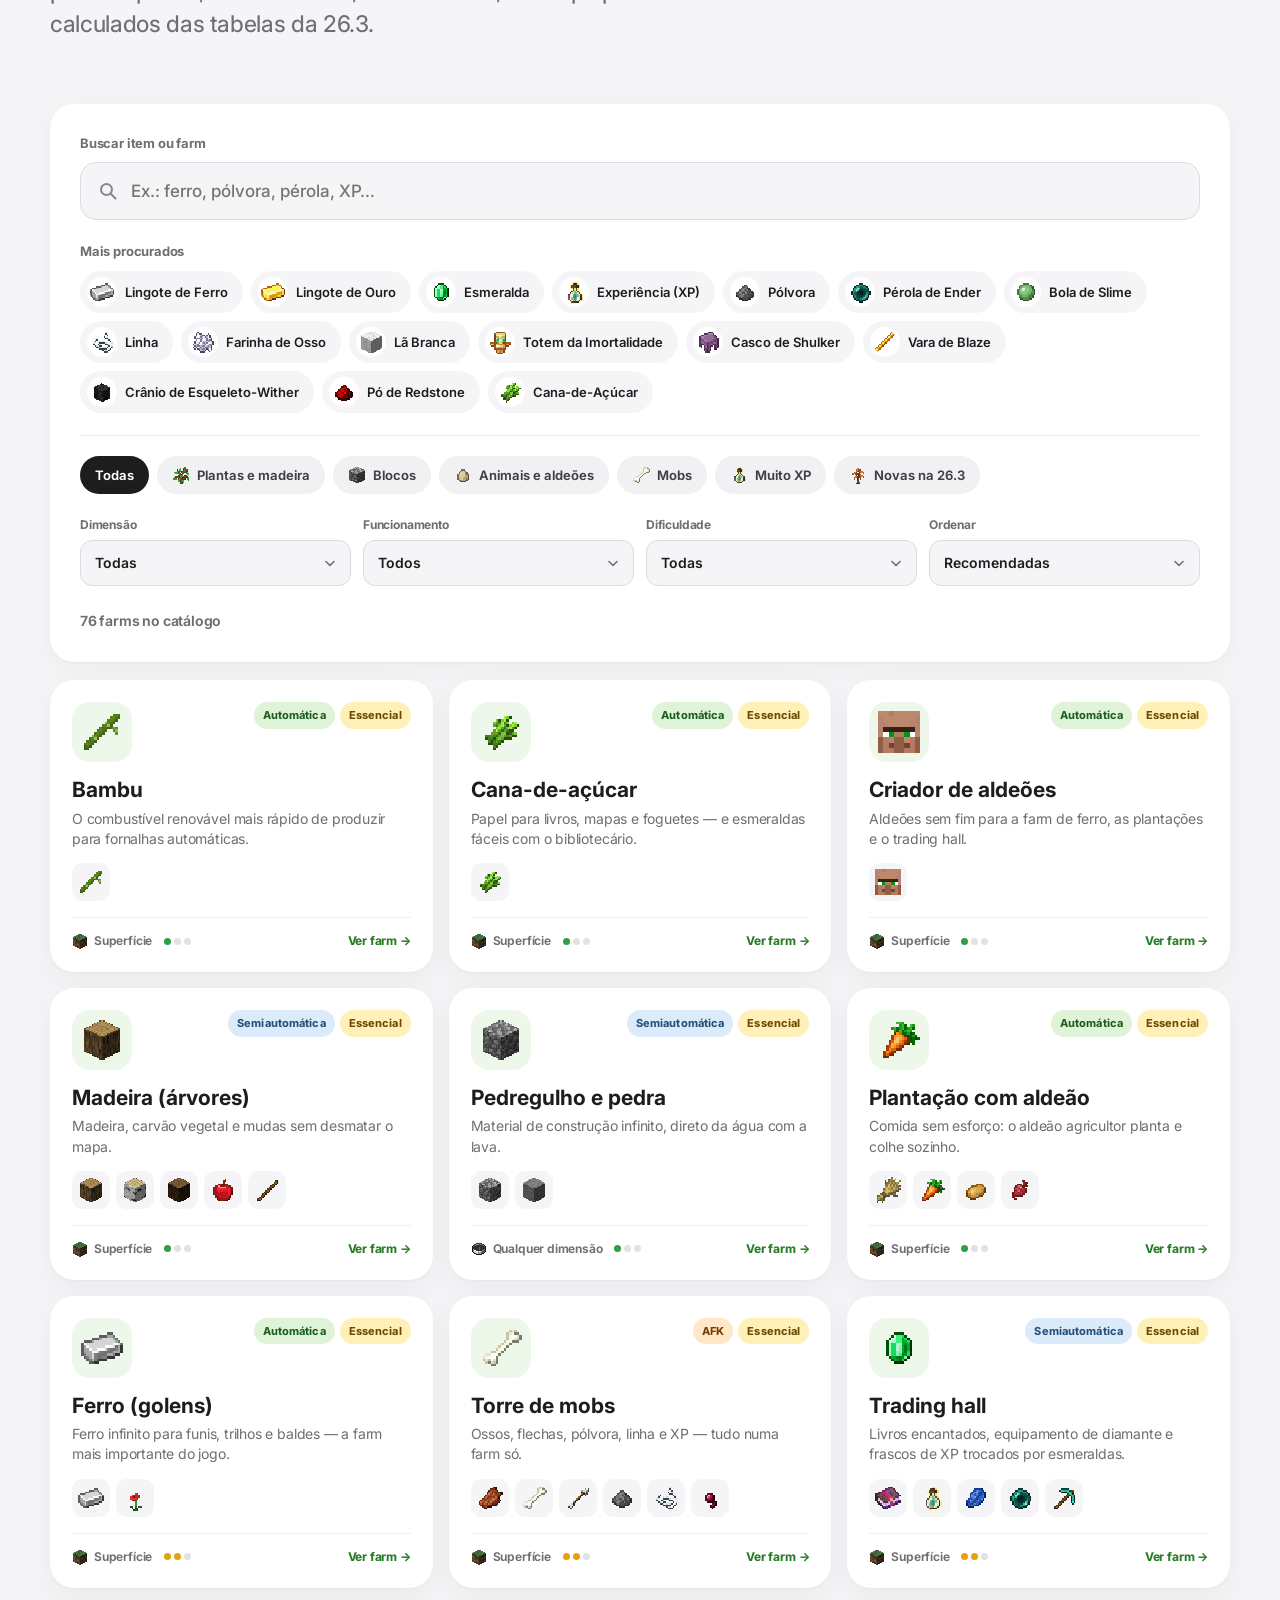
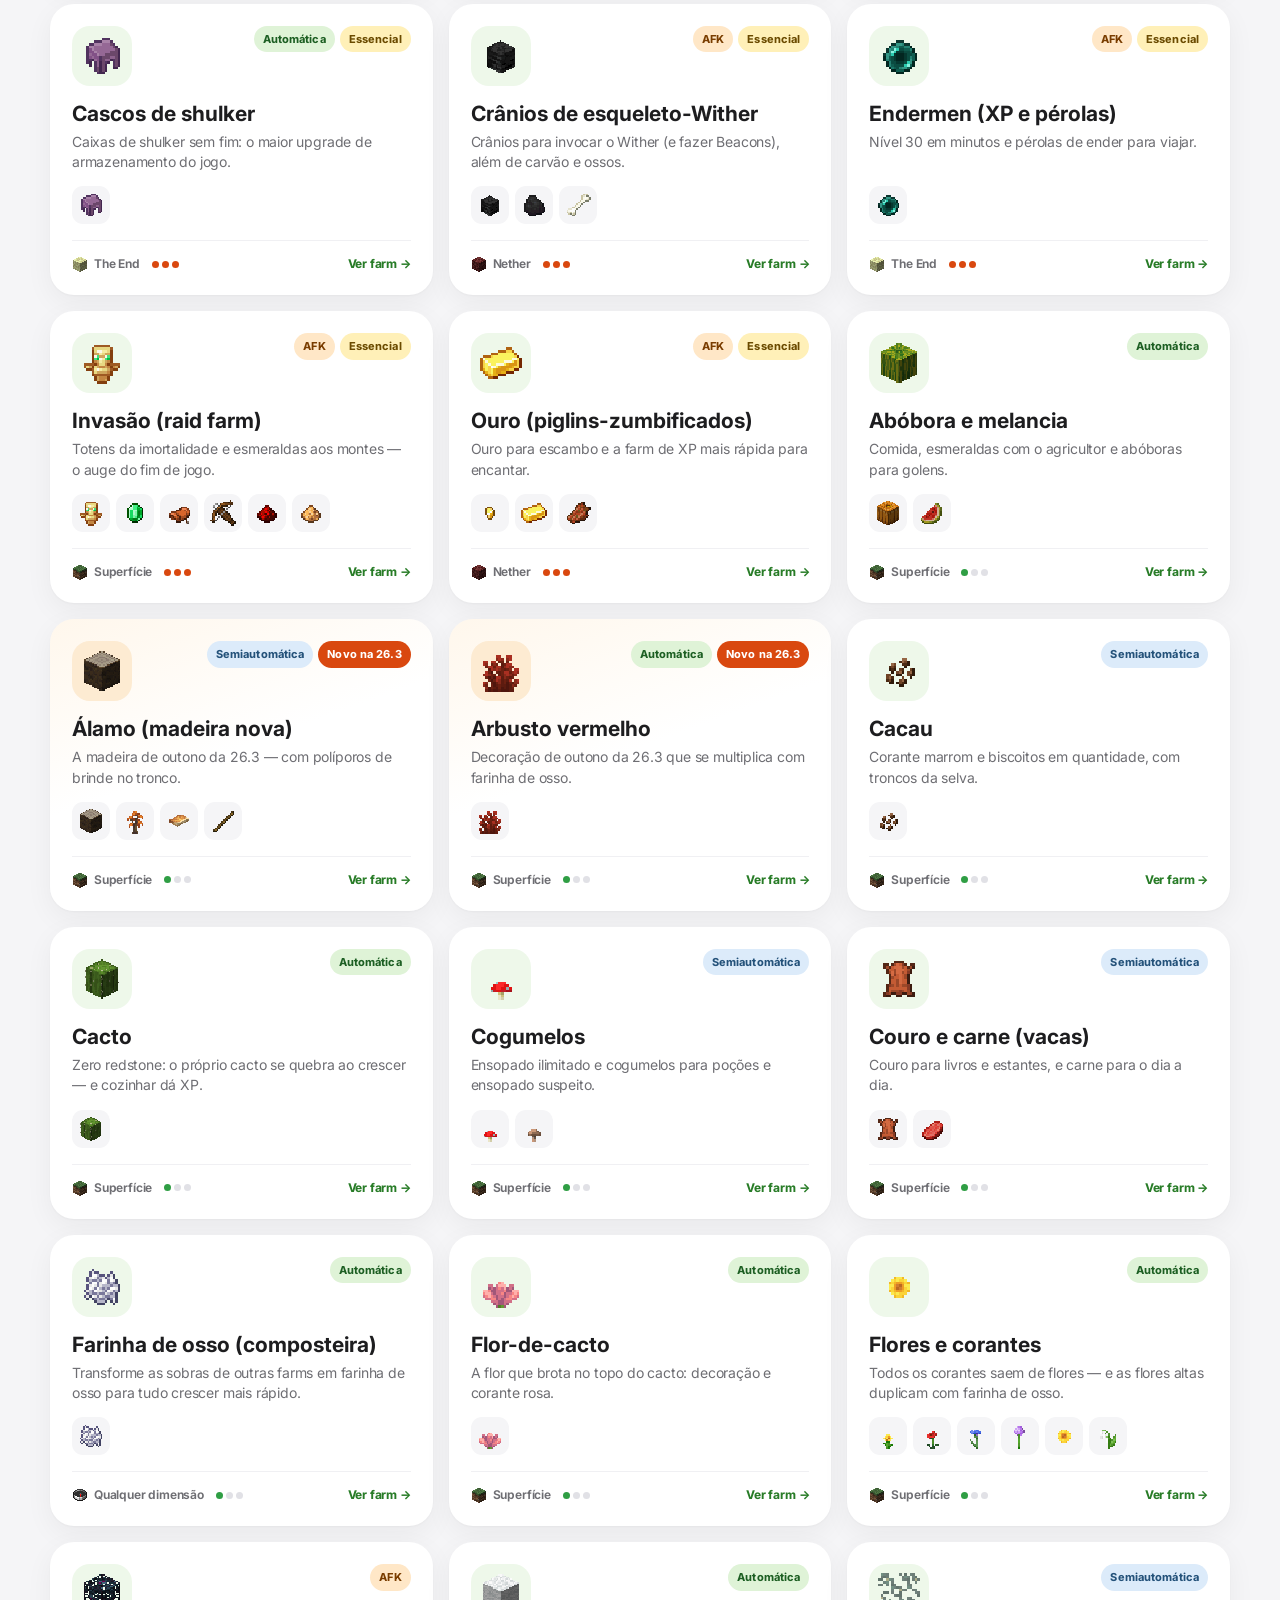
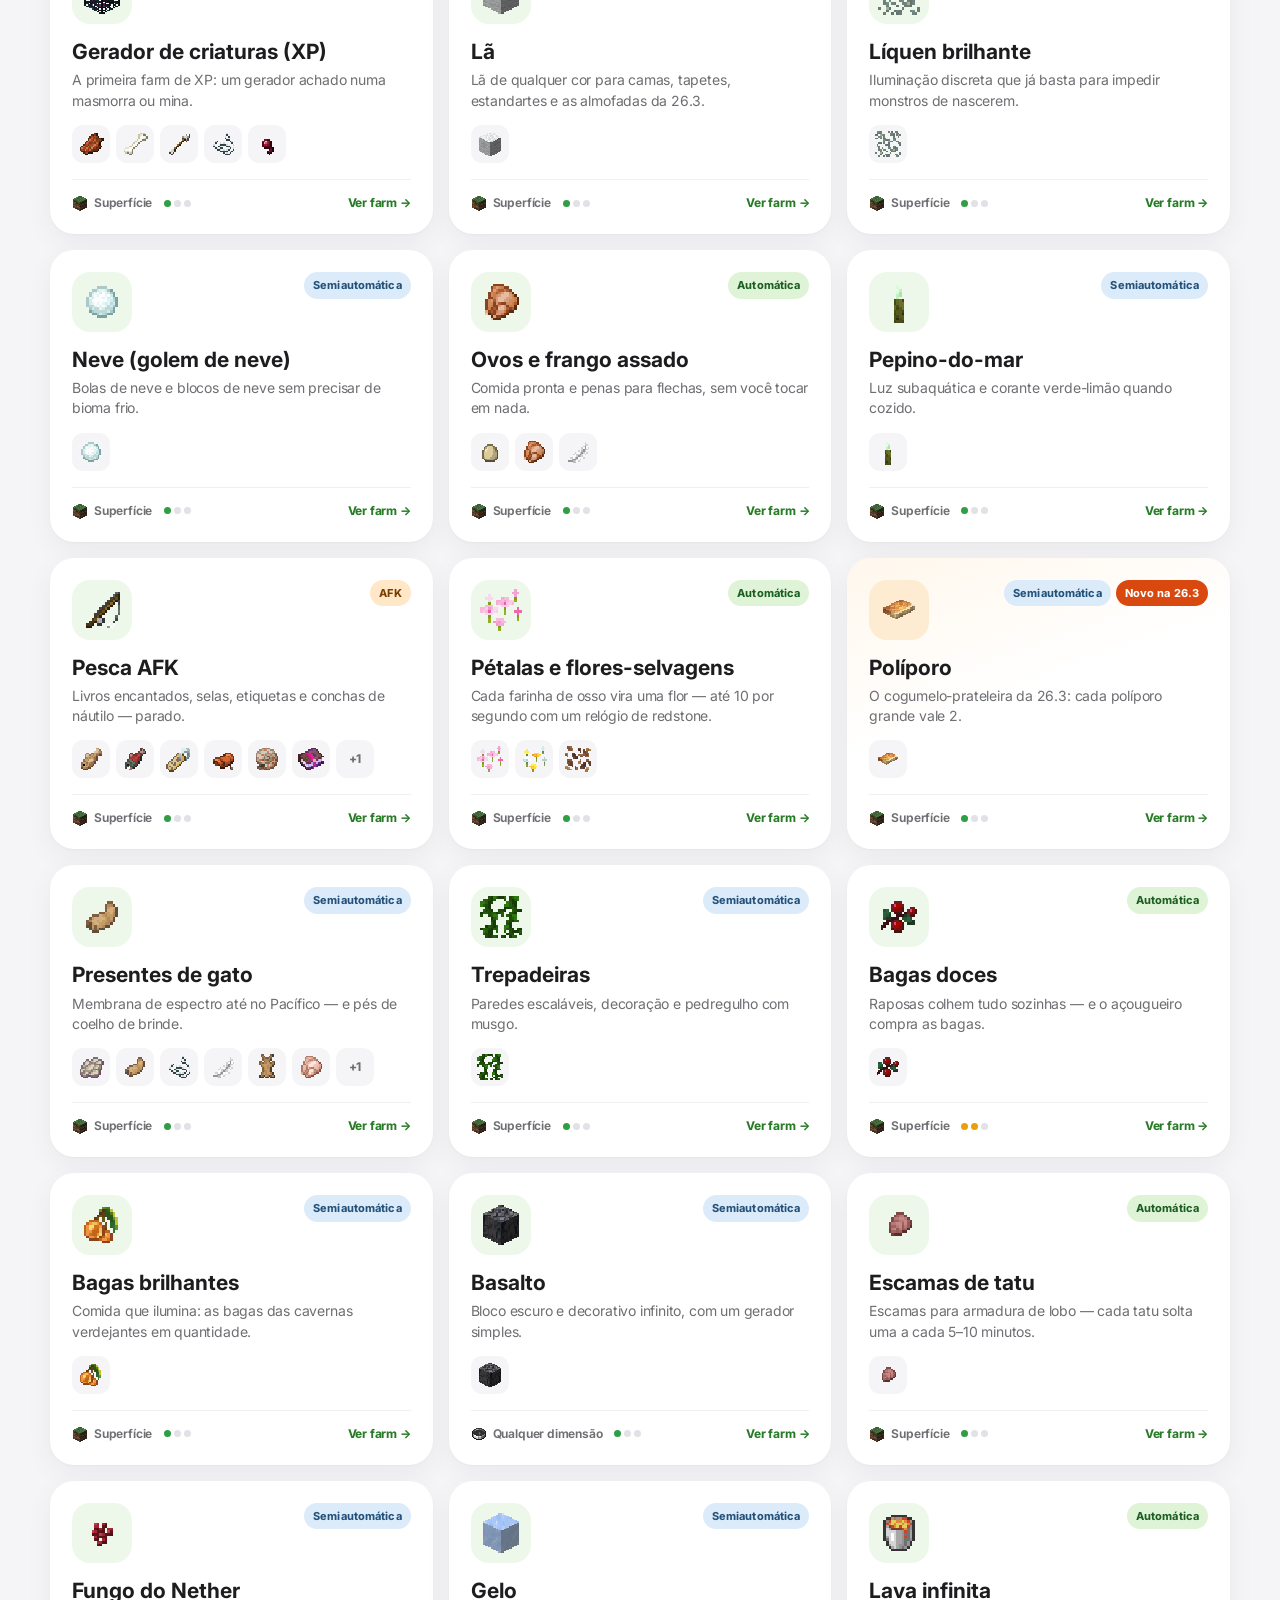
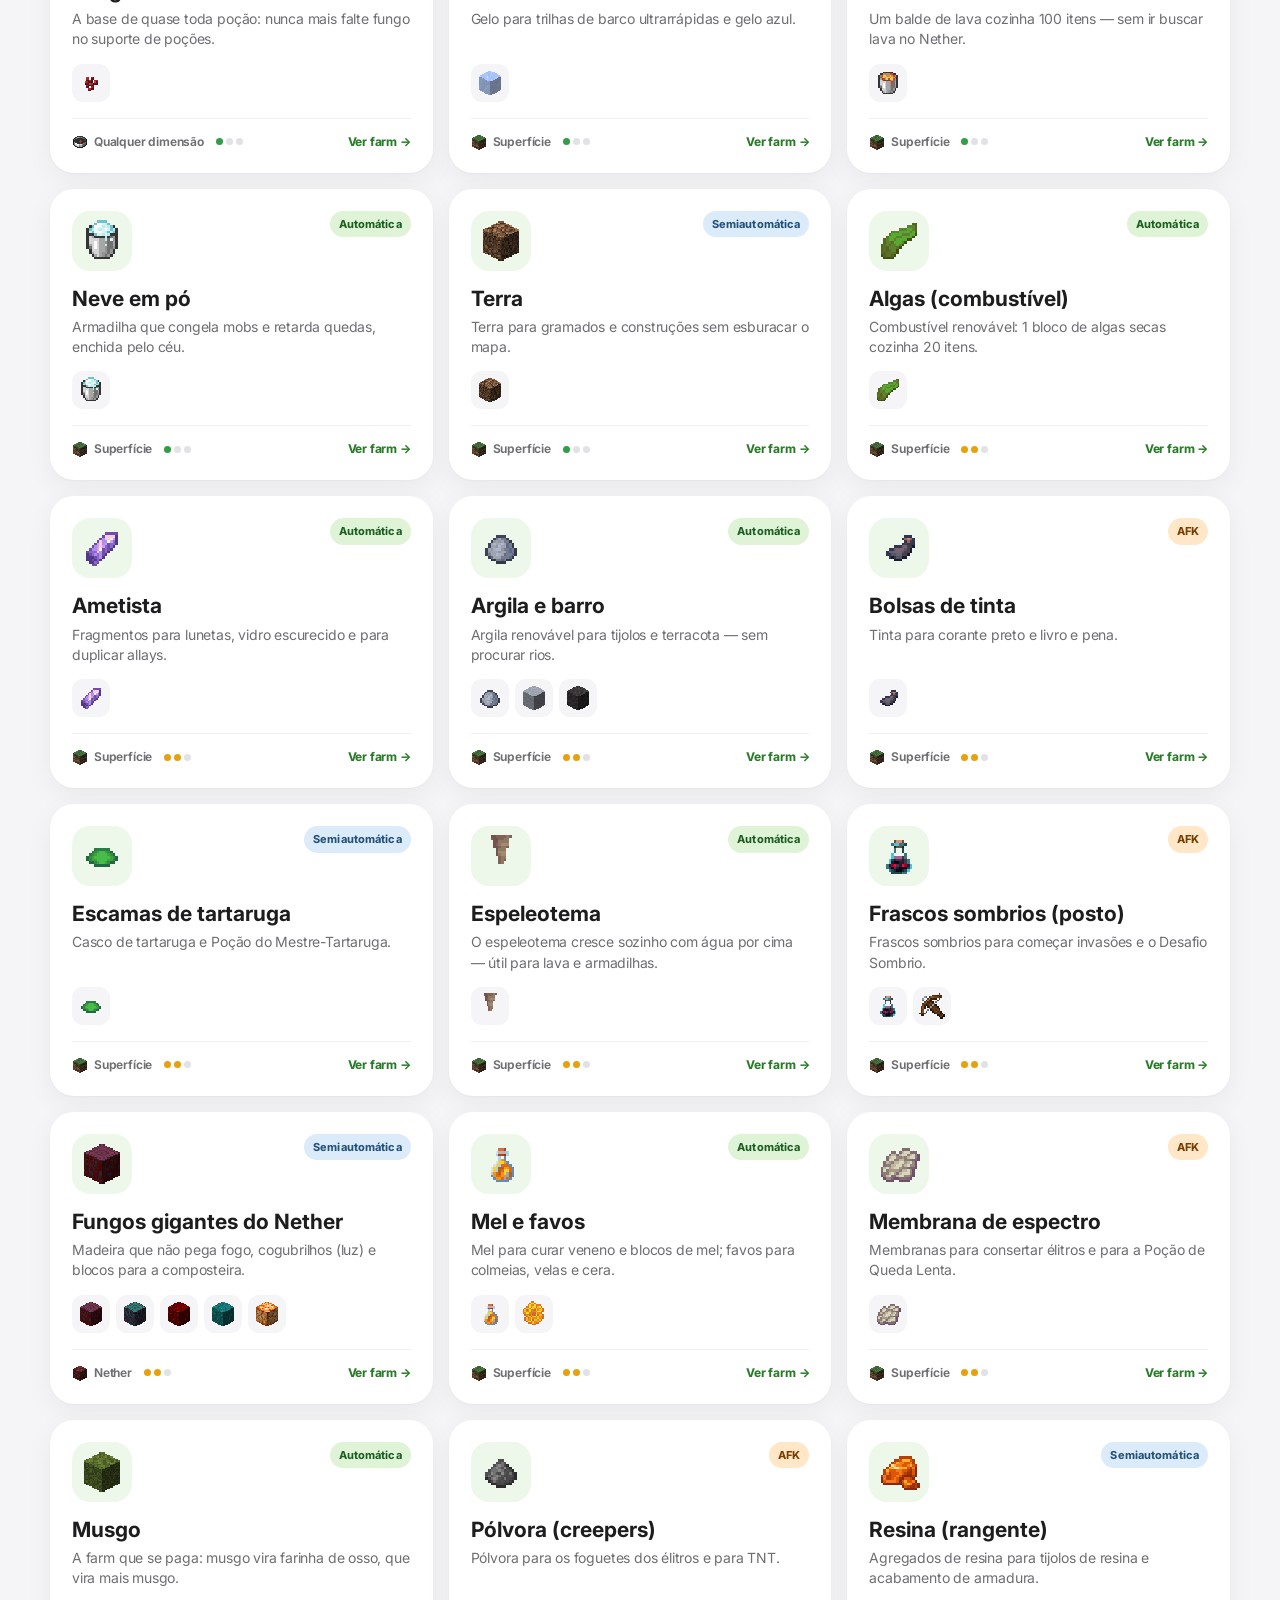
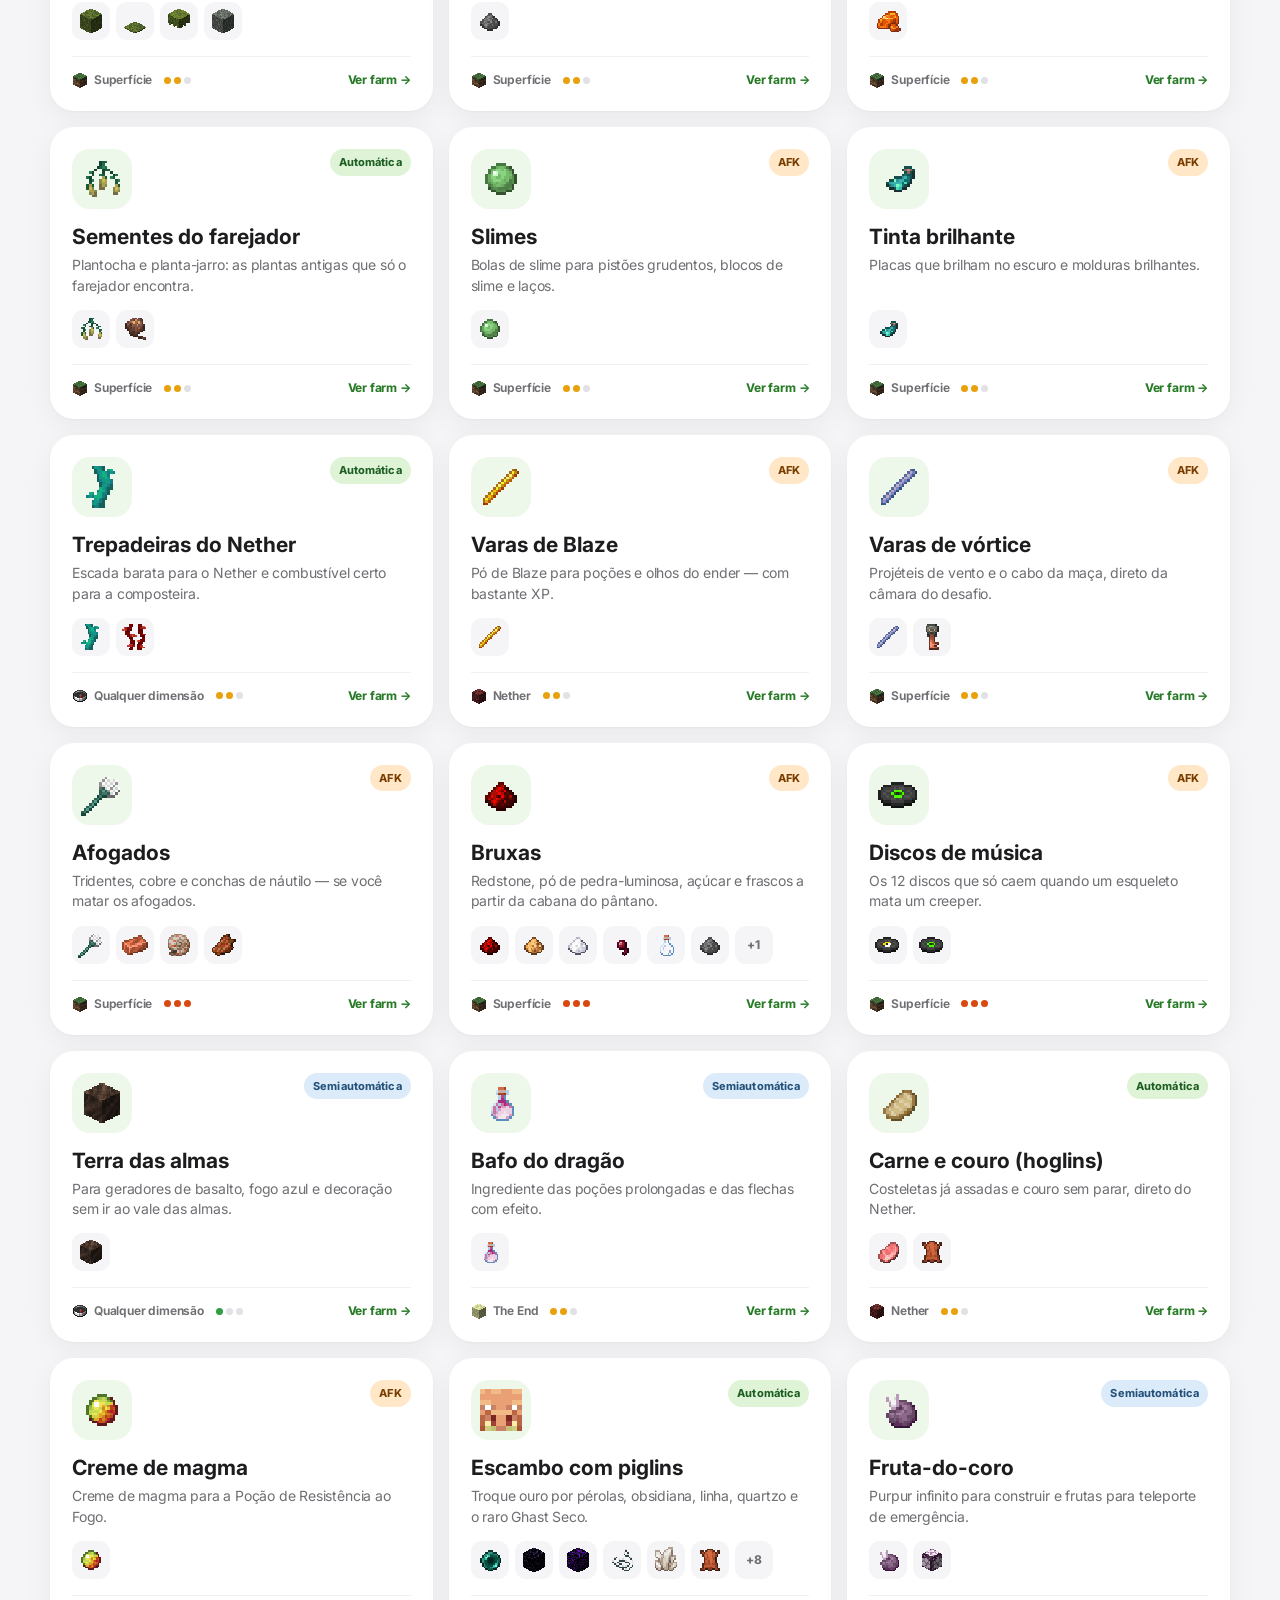
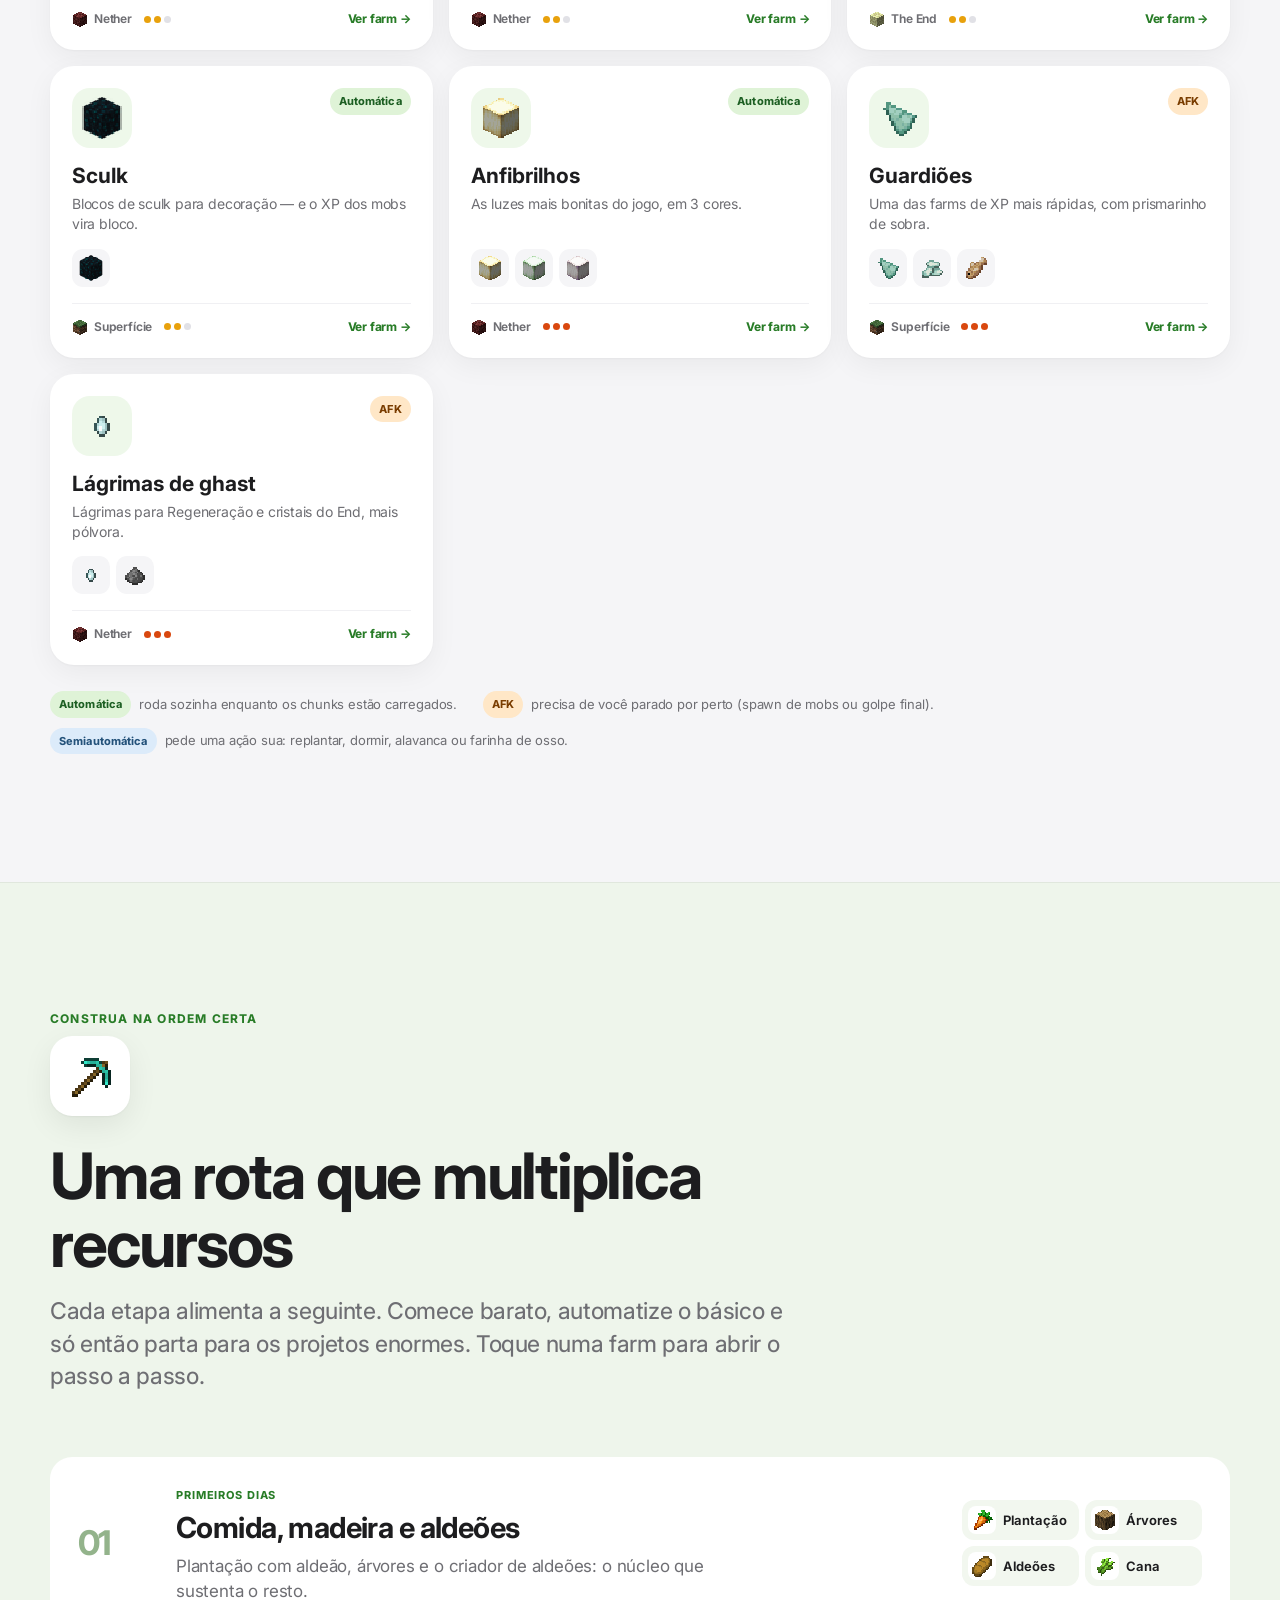
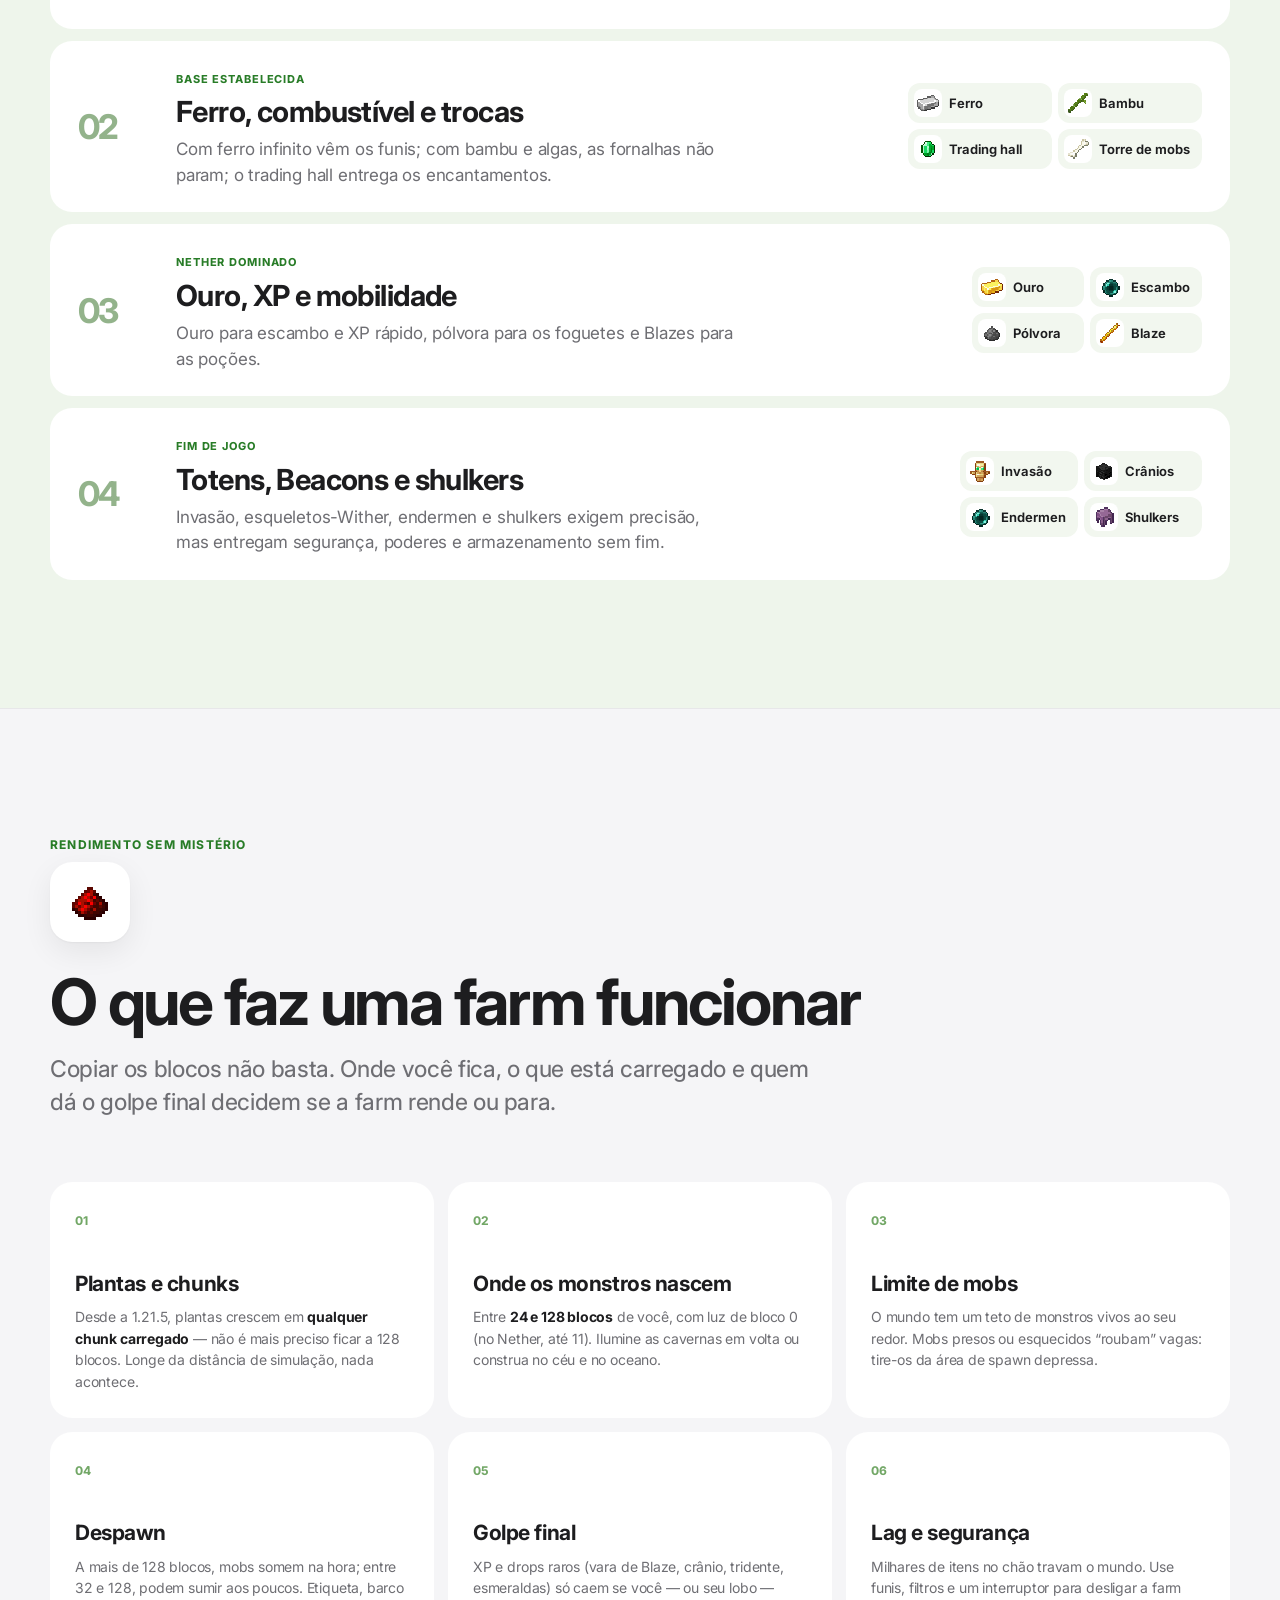
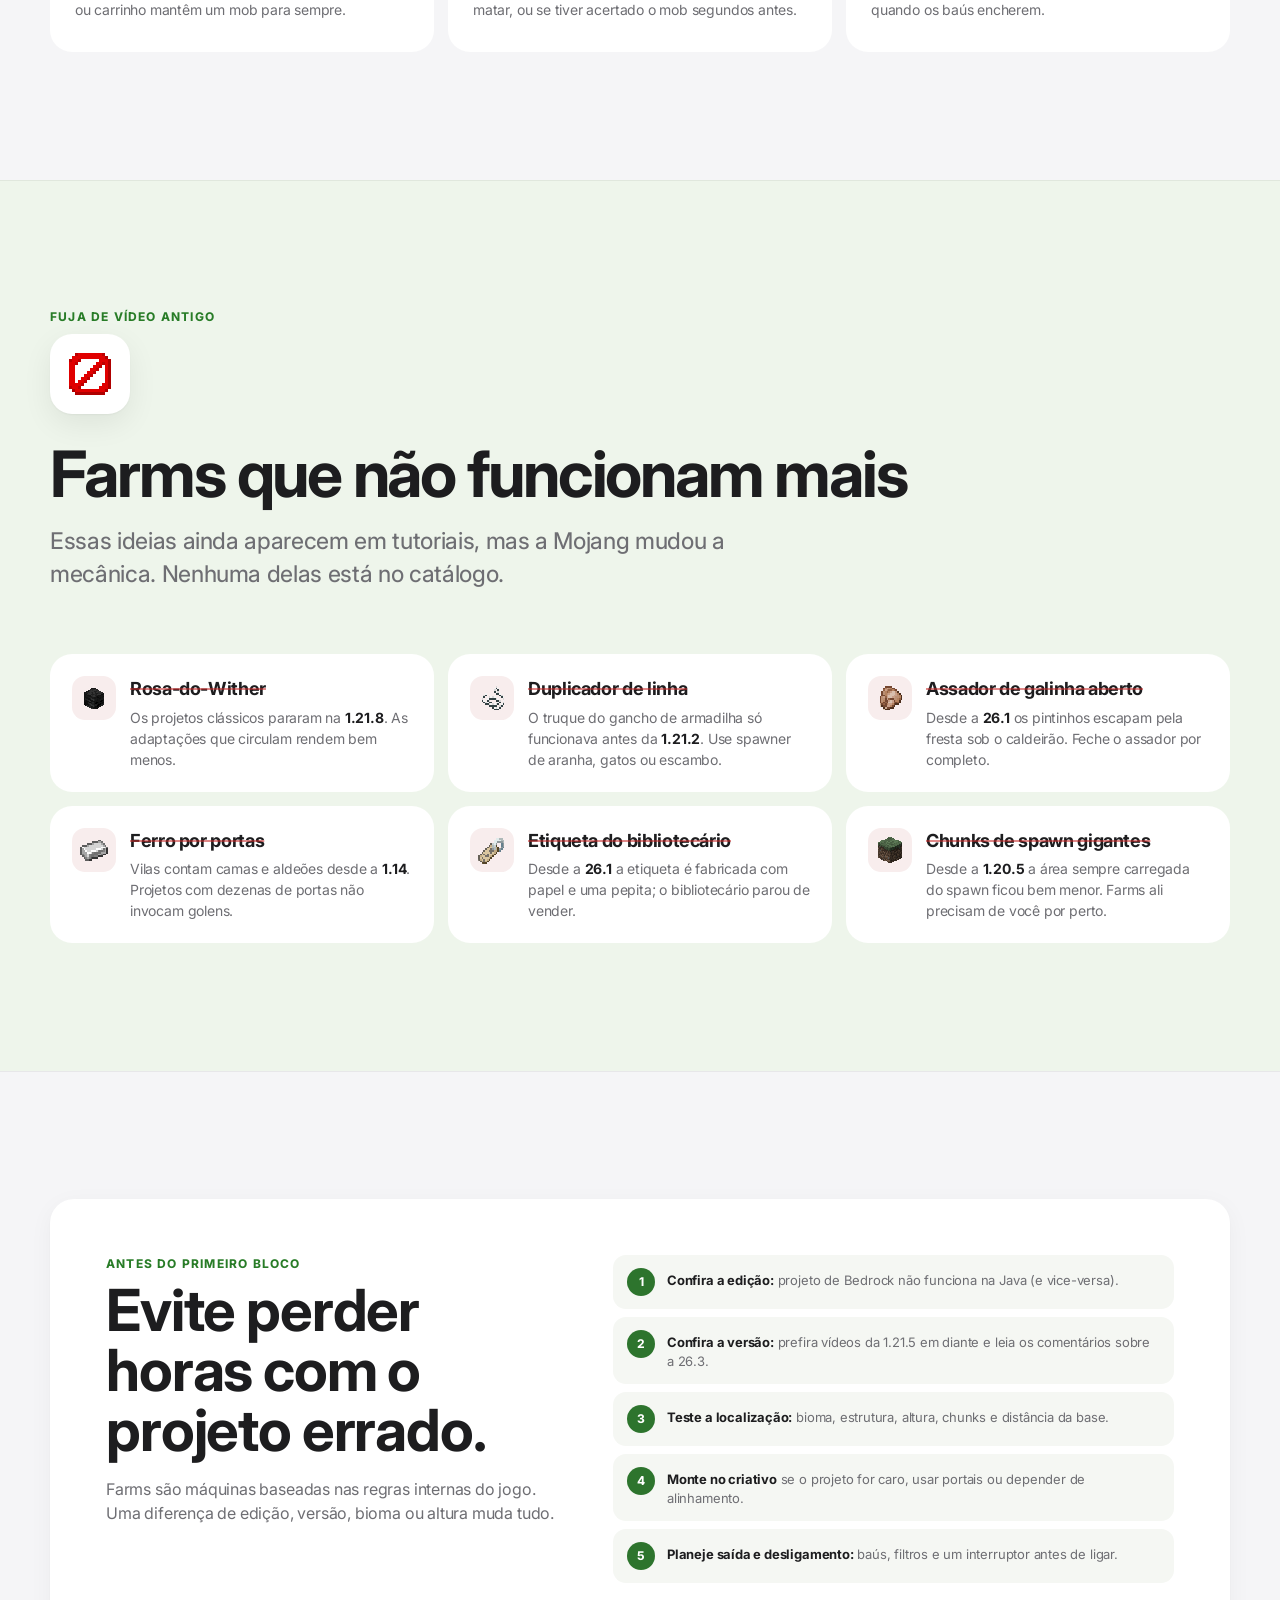
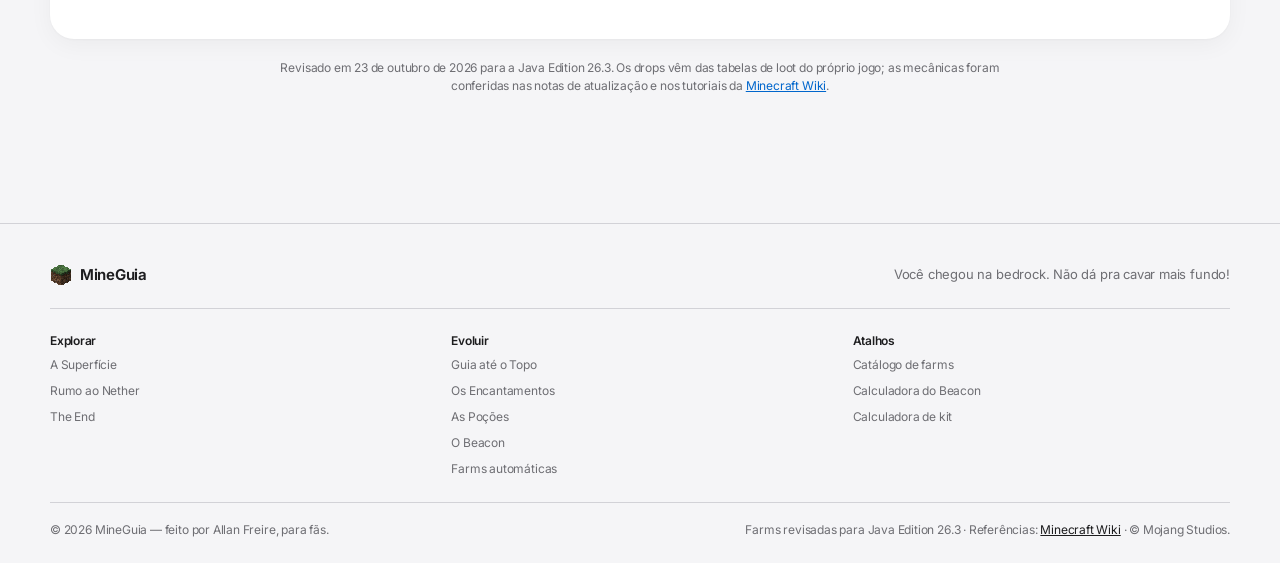
<file: farms.html>
<!doctype html>
<html lang="pt-BR">
<head>
  <meta charset="utf-8">
  <meta name="viewport" content="width=device-width, initial-scale=1">
  <meta name="theme-color" content="#07140f">
  <title>Farms automáticas e AFK para Java 26.3 — MineGuia</title>
  <meta name="description" content="76 farms automáticas, AFK e semiautomáticas que funcionam no Minecraft Java Edition 26.3: escolha pelo item, veja o passo a passo, os materiais e os drops oficiais da versão.">
  <link rel="icon" type="image/png" href="assets/img/itens/redstone.png">
  <link rel="preload" as="image" href="assets/img/fundos/farms.jpg">
  <link rel="stylesheet" href="css/style.css">
  <link rel="stylesheet" href="css/minerios.css">
  <link rel="stylesheet" href="css/farms.css">
  <link rel="preconnect" href="https://fonts.googleapis.com">
  <link rel="preconnect" href="https://fonts.gstatic.com" crossorigin>
  <link rel="stylesheet" href="https://fonts.googleapis.com/css2?family=Inter:opsz,wght@14..32,400..800&display=swap">
  <link rel="stylesheet" href="css/base.css">
  <link rel="stylesheet" href="css/guias.css">
  <script>document.documentElement.classList.add("js")</script>
</head>
<body class="pagina-farms guia" data-subnav-acao="Escolher um item|#catalogo">
  <a class="pular-conteudo" href="#catalogo">Pular para o catálogo</a>

  <header class="gnav">
    <nav class="gnav-barra" aria-label="Principal">
      <a class="gnav-marca" href="index.html" aria-label="MineGuia, página inicial"><img src="assets/img/itens/grass_block.png" alt=""><span>MineGuia</span></a>
      <ul class="gnav-links" id="gnav-links">
        <li><a href="superficie.html"><img src="assets/img/itens/oak_sapling.png" alt=""><span>Superfície</span></a></li>
        <li><a href="minerios.html"><img src="assets/img/itens/diamond_pickaxe.png" alt=""><span>Minérios</span></a></li>
        <li><a href="encantamentos.html"><img src="assets/img/itens/enchanted_book.png" alt=""><span>Encantamentos</span></a></li>
        <li><a href="nether.html"><img src="assets/img/itens/netherrack.png" alt=""><span>Nether</span></a></li>
        <li><a href="pocoes.html"><img src="assets/img/itens/potion_healing.png" alt=""><span>Poções</span></a></li>
        <li><a href="end.html"><img src="assets/img/itens/eye_of_ender.png" alt=""><span>The End</span></a></li>
        <li><a href="beacon.html"><img src="assets/img/itens/nether_star.png" alt=""><span>Beacon</span></a></li>
        <li><a href="farms.html" aria-current="page"><img src="assets/img/itens/redstone.png" alt=""><span>Farms</span></a></li>
      </ul>
      <button class="gnav-abrir" type="button" aria-expanded="false" aria-controls="gnav-links" aria-label="Abrir menu"><span></span><span></span></button>
    </nav>
  </header>

  <main>
    <section class="ceu guia-hero farms-hero">
      <div class="container">
        <nav class="migalhas" aria-label="Você está aqui"><a href="index.html">Início</a> <span aria-hidden="true">›</span> <span>Farms</span></nav>
        <p class="farms-selo"><img src="assets/img/itens/redstone.png" alt=""> Revisado para Java Edition 26.3</p>
        <h1 class="guia-titulo">Farms automáticas 26.3</h1>
        <p class="guia-intro chat"><span data-farms-total>76</span> farms automáticas, AFK e semiautomáticas que funcionam na Java 26.3 — escolha <a href="#catalogo">pelo item que você quer</a>, siga o passo a passo e confira os drops oficiais, tirados dos arquivos do próprio jogo.</p>

        <div class="jornada" id="guia-rapido">
          <h2 class="jornada-titulo">Da primeira horta à megafarm do fim de jogo</h2>
          <div class="farms-atalhos">
            <a href="#catalogo"><span><img src="assets/img/itens/chest.png" alt=""></span><b><span data-farms-total>76</span> farms</b><small>Escolha pelo item</small></a>
            <a href="#rota"><span><img src="assets/img/itens/iron_ingot.png" alt=""></span><b>Rota ideal</b><small>Começo, meio e fim</small></a>
            <a href="#mecanicas"><span><img src="assets/img/itens/redstone.png" alt=""></span><b>Como rendem</b><small>Spawn, chunks e abate</small></a>
            <a href="#quebradas"><span><img src="assets/img/itens/barrier.png" alt=""></span><b>O que quebrou</b><small>Farms que não valem mais</small></a>
          </div>
        </div>
      </div>
    </section>

    <section class="secao farms-catalogo" id="catalogo" data-subnav="Catálogo" aria-labelledby="titulo-catalogo">
      <div class="container">
        <p class="farms-rotulo">Comece pelo que você precisa</p>
        <h2 class="titulo-secao" id="titulo-catalogo"><img src="assets/img/itens/chest.png" alt="">Qual item você quer farmar?</h2>
        <p class="secao-desc">Escolha um item e veja só as farms que entregam ele. Cada farm traz o passo a passo, os materiais e, nas de mobs, os drops por abate calculados das tabelas da 26.3.</p>

        <div class="farm-procura painel" role="search" aria-label="Procurar farms">
          <div class="farm-campo">
            <label class="farm-busca" for="farms-busca">Buscar item ou farm</label>
            <div class="farm-busca-caixa">
              <svg viewBox="0 0 20 20" aria-hidden="true"><circle cx="8.5" cy="8.5" r="5.5" fill="none" stroke="currentColor" stroke-width="2"/><path d="m13 13 4.5 4.5" stroke="currentColor" stroke-width="2" stroke-linecap="round"/></svg>
              <input id="farms-busca" type="search" placeholder="Ex.: ferro, pólvora, pérola, XP…" autocomplete="off" spellcheck="false"
                     role="combobox" aria-expanded="false" aria-controls="farms-sugestoes" aria-autocomplete="list">
              <ul class="farm-sugestoes" id="farms-sugestoes" role="listbox" aria-label="Itens encontrados" hidden></ul>
            </div>
          </div>

          <div class="farm-populares">
            <p>Mais procurados</p>
            <div id="farms-populares" class="farm-populares-lista"></div>
          </div>

          <div class="farm-grupos" role="group" aria-label="Tipo de farm">
            <button type="button" data-grupo="todas" aria-pressed="true">Todas</button>
            <button type="button" data-grupo="plantas" aria-pressed="false"><img src="assets/img/itens/oak_sapling.png" alt="">Plantas e madeira</button>
            <button type="button" data-grupo="blocos" aria-pressed="false"><img src="assets/img/itens/cobblestone.png" alt="">Blocos</button>
            <button type="button" data-grupo="animais" aria-pressed="false"><img src="assets/img/itens/egg.png" alt="">Animais e aldeões</button>
            <button type="button" data-grupo="mobs" aria-pressed="false"><img src="assets/img/itens/bone.png" alt="">Mobs</button>
            <button type="button" data-grupo="xp" aria-pressed="false"><img src="assets/img/itens/experience_bottle.png" alt="">Muito XP</button>
            <button type="button" data-grupo="novas" aria-pressed="false"><img src="assets/img/itens/poplar_sapling.png" alt="">Novas na 26.3</button>
          </div>

          <div class="farm-selects">
            <label><span>Dimensão</span>
              <select id="farms-dimensao"><option value="todas">Todas</option><option value="superficie">Superfície</option><option value="nether">Nether</option><option value="end">The End</option></select>
            </label>
            <label><span>Funcionamento</span>
              <select id="farms-tipo"><option value="todos">Todos</option><option value="auto">Automática</option><option value="afk">AFK (você por perto)</option><option value="semi">Semiautomática</option></select>
            </label>
            <label><span>Dificuldade</span>
              <select id="farms-dificuldade"><option value="todas">Todas</option><option value="1">Fácil</option><option value="2">Média</option><option value="3">Difícil</option></select>
            </label>
            <label><span>Ordenar</span>
              <select id="farms-ordem"><option value="recomendadas">Recomendadas</option><option value="fase">Pela fase do jogo</option><option value="facil">Mais fáceis primeiro</option><option value="az">A–Z</option></select>
            </label>
          </div>

          <div class="farm-resumo">
            <p id="farms-contador" aria-live="polite"></p>
            <button type="button" id="farms-limpar" class="farm-limpar" hidden>Limpar filtros</button>
          </div>
        </div>

        <div class="farm-item-ativo" id="farms-item" hidden></div>
        <div class="farms-lista" id="farms-lista"></div>
        <div class="farms-vazio" id="farms-vazio" hidden><img src="assets/img/itens/barrier.png" alt=""><h3>Nenhuma farm com esses filtros</h3><p>Tente outro item ou <button type="button" class="farm-limpar" data-limpar>limpe os filtros</button>.</p></div>
        <noscript><p class="farms-vazio">Ative o JavaScript para ver e filtrar o catálogo completo.</p></noscript>

        <div class="farms-legenda" aria-label="Legenda">
          <p><span class="farm-selo farm-selo--auto">Automática</span> roda sozinha enquanto os chunks estão carregados.</p>
          <p><span class="farm-selo farm-selo--afk">AFK</span> precisa de você parado por perto (spawn de mobs ou golpe final).</p>
          <p><span class="farm-selo farm-selo--semi">Semiautomática</span> pede uma ação sua: replantar, dormir, alavanca ou farinha de osso.</p>
        </div>
      </div>
    </section>

    <section class="secao secao--farms" id="rota" data-subnav="Rota" aria-labelledby="titulo-rota">
      <div class="container">
        <p class="farms-rotulo">Construa na ordem certa</p>
        <h2 class="titulo-secao" id="titulo-rota"><img src="assets/img/itens/diamond_pickaxe.png" alt="">Uma rota que multiplica recursos</h2>
        <p class="secao-desc">Cada etapa alimenta a seguinte. Comece barato, automatize o básico e só então parta para os projetos enormes. Toque numa farm para abrir o passo a passo.</p>
        <ol class="rota-farms">
          <li><span>01</span><div><small>Primeiros dias</small><h3>Comida, madeira e aldeões</h3><p>Plantação com aldeão, árvores e o criador de aldeões: o núcleo que sustenta o resto.</p></div>
            <div class="rota-botoes"><button type="button" data-abrir-farm="plantacao"><img src="assets/img/itens/carrot.png" alt="">Plantação</button><button type="button" data-abrir-farm="arvores"><img src="assets/img/itens/oak_log.png" alt="">Árvores</button><button type="button" data-abrir-farm="criador-aldeoes"><img src="assets/img/itens/bread.png" alt="">Aldeões</button><button type="button" data-abrir-farm="cana"><img src="assets/img/itens/sugar_cane.png" alt="">Cana</button></div></li>
          <li><span>02</span><div><small>Base estabelecida</small><h3>Ferro, combustível e trocas</h3><p>Com ferro infinito vêm os funis; com bambu e algas, as fornalhas não param; o trading hall entrega os encantamentos.</p></div>
            <div class="rota-botoes"><button type="button" data-abrir-farm="ferro"><img src="assets/img/itens/iron_ingot.png" alt="">Ferro</button><button type="button" data-abrir-farm="bambu"><img src="assets/img/itens/bamboo.png" alt="">Bambu</button><button type="button" data-abrir-farm="trading-hall"><img src="assets/img/itens/emerald.png" alt="">Trading hall</button><button type="button" data-abrir-farm="torre-mobs"><img src="assets/img/itens/bone.png" alt="">Torre de mobs</button></div></li>
          <li><span>03</span><div><small>Nether dominado</small><h3>Ouro, XP e mobilidade</h3><p>Ouro para escambo e XP rápido, pólvora para os foguetes e Blazes para as poções.</p></div>
            <div class="rota-botoes"><button type="button" data-abrir-farm="ouro"><img src="assets/img/itens/gold_ingot.png" alt="">Ouro</button><button type="button" data-abrir-farm="escambo"><img src="assets/img/itens/ender_pearl.png" alt="">Escambo</button><button type="button" data-abrir-farm="creeper"><img src="assets/img/itens/gunpowder.png" alt="">Pólvora</button><button type="button" data-abrir-farm="blaze"><img src="assets/img/itens/blaze_rod.png" alt="">Blaze</button></div></li>
          <li><span>04</span><div><small>Fim de jogo</small><h3>Totens, Beacons e shulkers</h3><p>Invasão, esqueletos-Wither, endermen e shulkers exigem precisão, mas entregam segurança, poderes e armazenamento sem fim.</p></div>
            <div class="rota-botoes"><button type="button" data-abrir-farm="invasao"><img src="assets/img/itens/totem_of_undying.png" alt="">Invasão</button><button type="button" data-abrir-farm="esqueleto-wither"><img src="assets/img/itens/wither_skeleton_skull.png" alt="">Crânios</button><button type="button" data-abrir-farm="enderman"><img src="assets/img/itens/ender_pearl.png" alt="">Endermen</button><button type="button" data-abrir-farm="shulker"><img src="assets/img/itens/shulker_shell.png" alt="">Shulkers</button></div></li>
        </ol>
      </div>
    </section>

    <section class="secao" id="mecanicas" data-subnav="Como rendem" aria-labelledby="titulo-mecanicas">
      <div class="container">
        <p class="farms-rotulo">Rendimento sem mistério</p>
        <h2 class="titulo-secao" id="titulo-mecanicas"><img src="assets/img/itens/redstone.png" alt="">O que faz uma farm funcionar</h2>
        <p class="secao-desc">Copiar os blocos não basta. Onde você fica, o que está carregado e quem dá o golpe final decidem se a farm rende ou para.</p>
        <div class="mecanicas-farms">
          <article><span>01</span><h3>Plantas e chunks</h3><p>Desde a 1.21.5, plantas crescem em <strong>qualquer chunk carregado</strong> — não é mais preciso ficar a 128 blocos. Longe da distância de simulação, nada acontece.</p></article>
          <article><span>02</span><h3>Onde os monstros nascem</h3><p>Entre <strong>24 e 128 blocos</strong> de você, com luz de bloco 0 (no Nether, até 11). Ilumine as cavernas em volta ou construa no céu e no oceano.</p></article>
          <article><span>03</span><h3>Limite de mobs</h3><p>O mundo tem um teto de monstros vivos ao seu redor. Mobs presos ou esquecidos “roubam” vagas: tire-os da área de spawn depressa.</p></article>
          <article><span>04</span><h3>Despawn</h3><p>A mais de 128 blocos, mobs somem na hora; entre 32 e 128, podem sumir aos poucos. Etiqueta, barco ou carrinho mantêm um mob para sempre.</p></article>
          <article><span>05</span><h3>Golpe final</h3><p>XP e drops raros (vara de Blaze, crânio, tridente, esmeraldas) só caem se você — ou seu lobo — matar, ou se tiver acertado o mob segundos antes.</p></article>
          <article><span>06</span><h3>Lag e segurança</h3><p>Milhares de itens no chão travam o mundo. Use funis, filtros e um interruptor para desligar a farm quando os baús encherem.</p></article>
        </div>
      </div>
    </section>

    <section class="secao secao--farms" id="quebradas" data-subnav="Não funcionam" aria-labelledby="titulo-quebradas">
      <div class="container">
        <p class="farms-rotulo">Fuja de vídeo antigo</p>
        <h2 class="titulo-secao" id="titulo-quebradas"><img src="assets/img/itens/barrier.png" alt="">Farms que não funcionam mais</h2>
        <p class="secao-desc">Essas ideias ainda aparecem em tutoriais, mas a Mojang mudou a mecânica. Nenhuma delas está no catálogo.</p>
        <div class="quebradas">
          <article><img src="assets/img/itens/wither_skeleton_skull.png" alt=""><div><h3>Rosa-do-Wither</h3><p>Os projetos clássicos pararam na <strong>1.21.8</strong>. As adaptações que circulam rendem bem menos.</p></div></article>
          <article><img src="assets/img/itens/string.png" alt=""><div><h3>Duplicador de linha</h3><p>O truque do gancho de armadilha só funcionava antes da <strong>1.21.2</strong>. Use spawner de aranha, gatos ou escambo.</p></div></article>
          <article><img src="assets/img/itens/cooked_chicken.png" alt=""><div><h3>Assador de galinha aberto</h3><p>Desde a <strong>26.1</strong> os pintinhos escapam pela fresta sob o caldeirão. Feche o assador por completo.</p></div></article>
          <article><img src="assets/img/itens/iron_ingot.png" alt=""><div><h3>Ferro por portas</h3><p>Vilas contam camas e aldeões desde a <strong>1.14</strong>. Projetos com dezenas de portas não invocam golens.</p></div></article>
          <article><img src="assets/img/itens/name_tag.png" alt=""><div><h3>Etiqueta do bibliotecário</h3><p>Desde a <strong>26.1</strong> a etiqueta é fabricada com papel e uma pepita; o bibliotecário parou de vender.</p></div></article>
          <article><img src="assets/img/itens/grass_block.png" alt=""><div><h3>Chunks de spawn gigantes</h3><p>Desde a <strong>1.20.5</strong> a área sempre carregada do spawn ficou bem menor. Farms ali precisam de você por perto.</p></div></article>
        </div>
      </div>
    </section>

    <section class="secao" id="checklist" data-subnav="Checklist" aria-labelledby="titulo-checklist">
      <div class="container">
        <div class="checklist-farms painel">
          <div>
            <p class="farms-rotulo">Antes do primeiro bloco</p>
            <h2 id="titulo-checklist">Evite perder horas com o projeto errado.</h2>
            <p>Farms são máquinas baseadas nas regras internas do jogo. Uma diferença de edição, versão, bioma ou altura muda tudo.</p>
          </div>
          <ol>
            <li><span>1</span><p><strong>Confira a edição:</strong> projeto de Bedrock não funciona na Java (e vice-versa).</p></li>
            <li><span>2</span><p><strong>Confira a versão:</strong> prefira vídeos da 1.21.5 em diante e leia os comentários sobre a 26.3.</p></li>
            <li><span>3</span><p><strong>Teste a localização:</strong> bioma, estrutura, altura, chunks e distância da base.</p></li>
            <li><span>4</span><p><strong>Monte no criativo</strong> se o projeto for caro, usar portais ou depender de alinhamento.</p></li>
            <li><span>5</span><p><strong>Planeje saída e desligamento:</strong> baús, filtros e um interruptor antes de ligar.</p></li>
          </ol>
        </div>
        <p class="fontes-farms">Revisado em 23 de outubro de 2026 para a Java Edition 26.3. Os drops vêm das tabelas de loot do próprio jogo; as mecânicas foram conferidas nas notas de atualização e nos tutoriais da <a href="https://minecraft.wiki" target="_blank" rel="noopener">Minecraft Wiki</a>.</p>
      </div>
    </section>
  </main>

  <dialog class="farm-modal" id="farm-modal" aria-labelledby="farm-modal-titulo">
    <div class="farm-modal__caixa" id="farm-modal-conteudo"></div>
  </dialog>

  <footer class="gfoot">
    <div class="gfoot-dentro">
      <div class="gfoot-topo"><a class="gfoot-marca" href="index.html"><img src="assets/img/itens/grass_block.png" alt=""><span>MineGuia</span></a><p class="gfoot-frase">Você chegou na bedrock. Não dá pra cavar mais fundo!</p></div>
      <nav class="gfoot-colunas" aria-label="Todos os guias">
        <div><h2>Explorar</h2><ul><li><a href="superficie.html">A Superfície</a></li><li><a href="nether.html">Rumo ao Nether</a></li><li><a href="end.html">The End</a></li></ul></div>
        <div><h2>Evoluir</h2><ul><li><a href="minerios.html">Guia até o Topo</a></li><li><a href="encantamentos.html">Os Encantamentos</a></li><li><a href="pocoes.html">As Poções</a></li><li><a href="beacon.html">O Beacon</a></li><li><a href="farms.html">Farms automáticas</a></li></ul></div>
        <div><h2>Atalhos</h2><ul><li><a href="farms.html#catalogo">Catálogo de farms</a></li><li><a href="beacon.html#calculadora">Calculadora do Beacon</a></li><li><a href="minerios.html#calculadora">Calculadora de kit</a></li></ul></div>
      </nav>
      <div class="gfoot-meta"><p>© <span data-ano>2026</span> MineGuia — feito por Allan Freire, para fãs.</p><p>Farms revisadas para Java Edition 26.3 · Referências: <a href="https://minecraft.wiki" target="_blank" rel="noopener">Minecraft Wiki</a> · © Mojang Studios.</p></div>
    </div>
  </footer>

  <script src="js/main.js"></script>
  <script src="js/site.js"></script>
  <script src="js/dados-farms.js"></script>
  <script src="js/farms.js"></script>
</body>
</html>
</file>
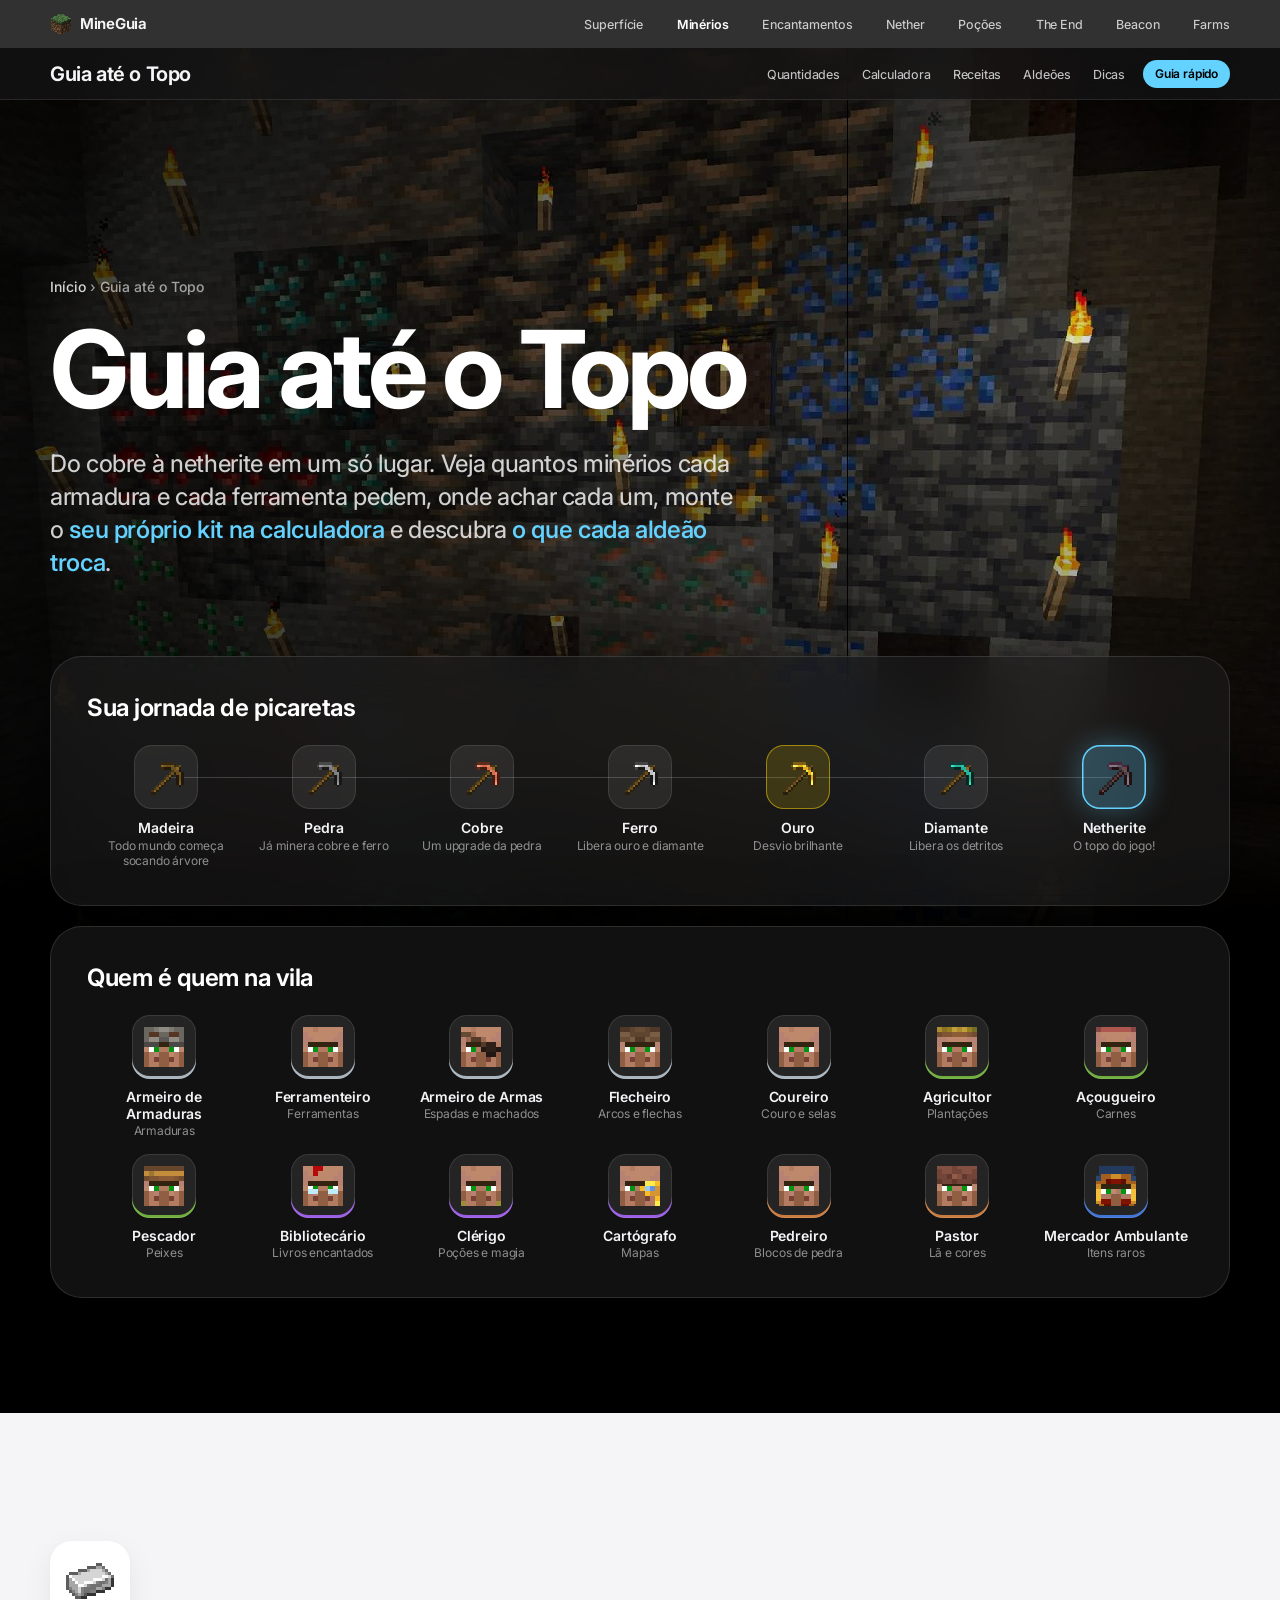
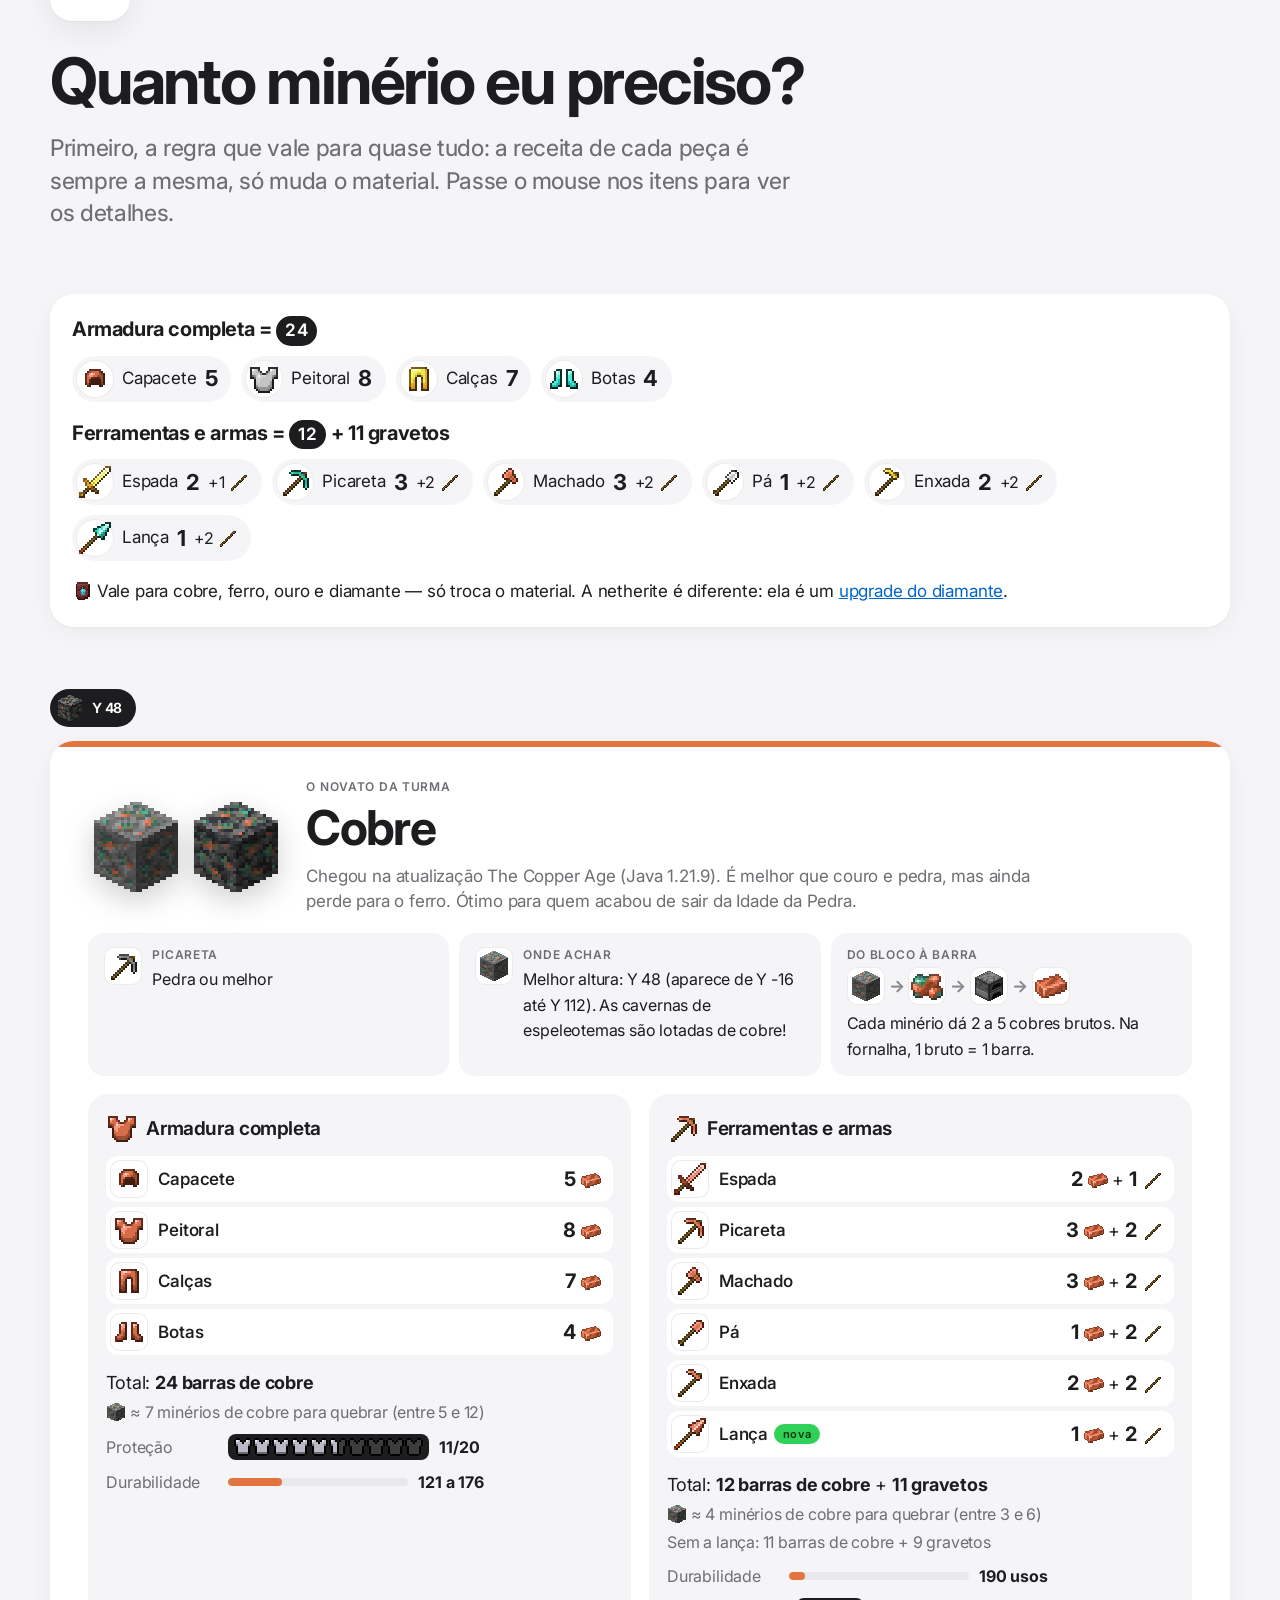
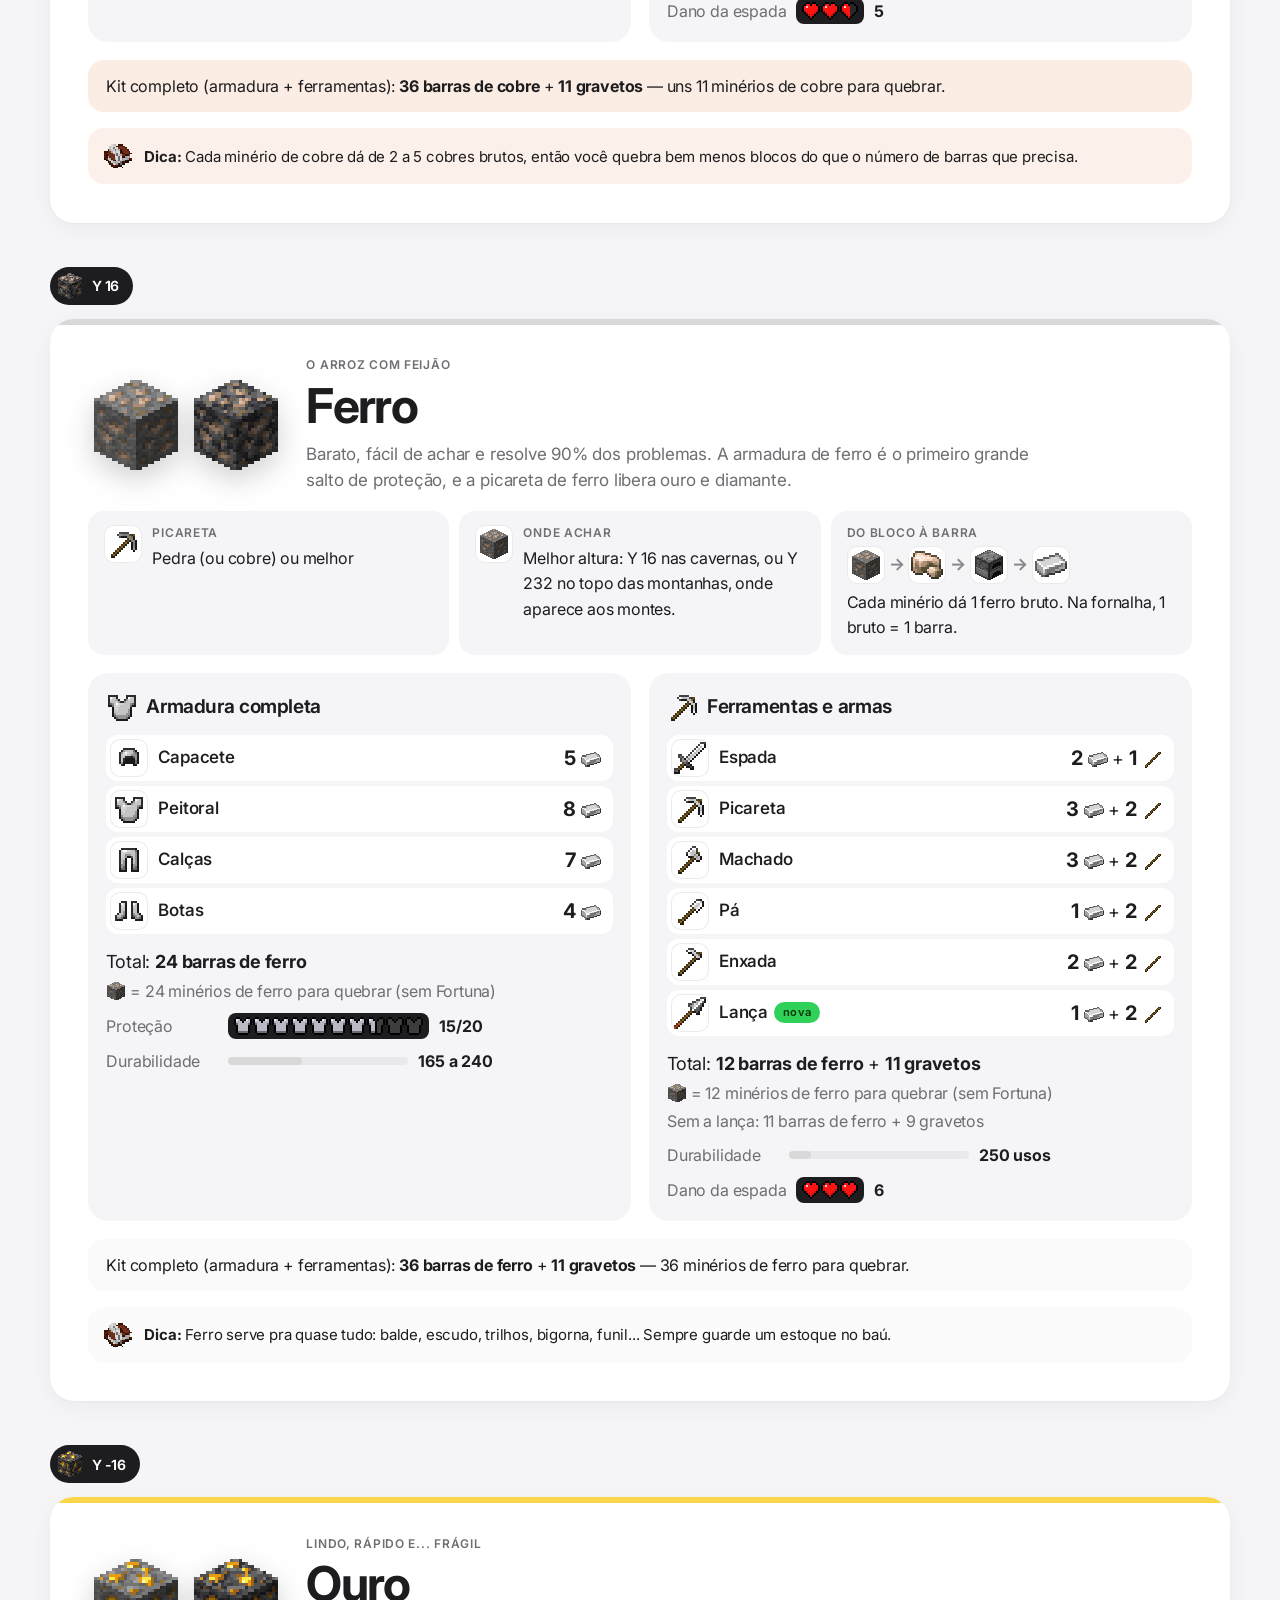
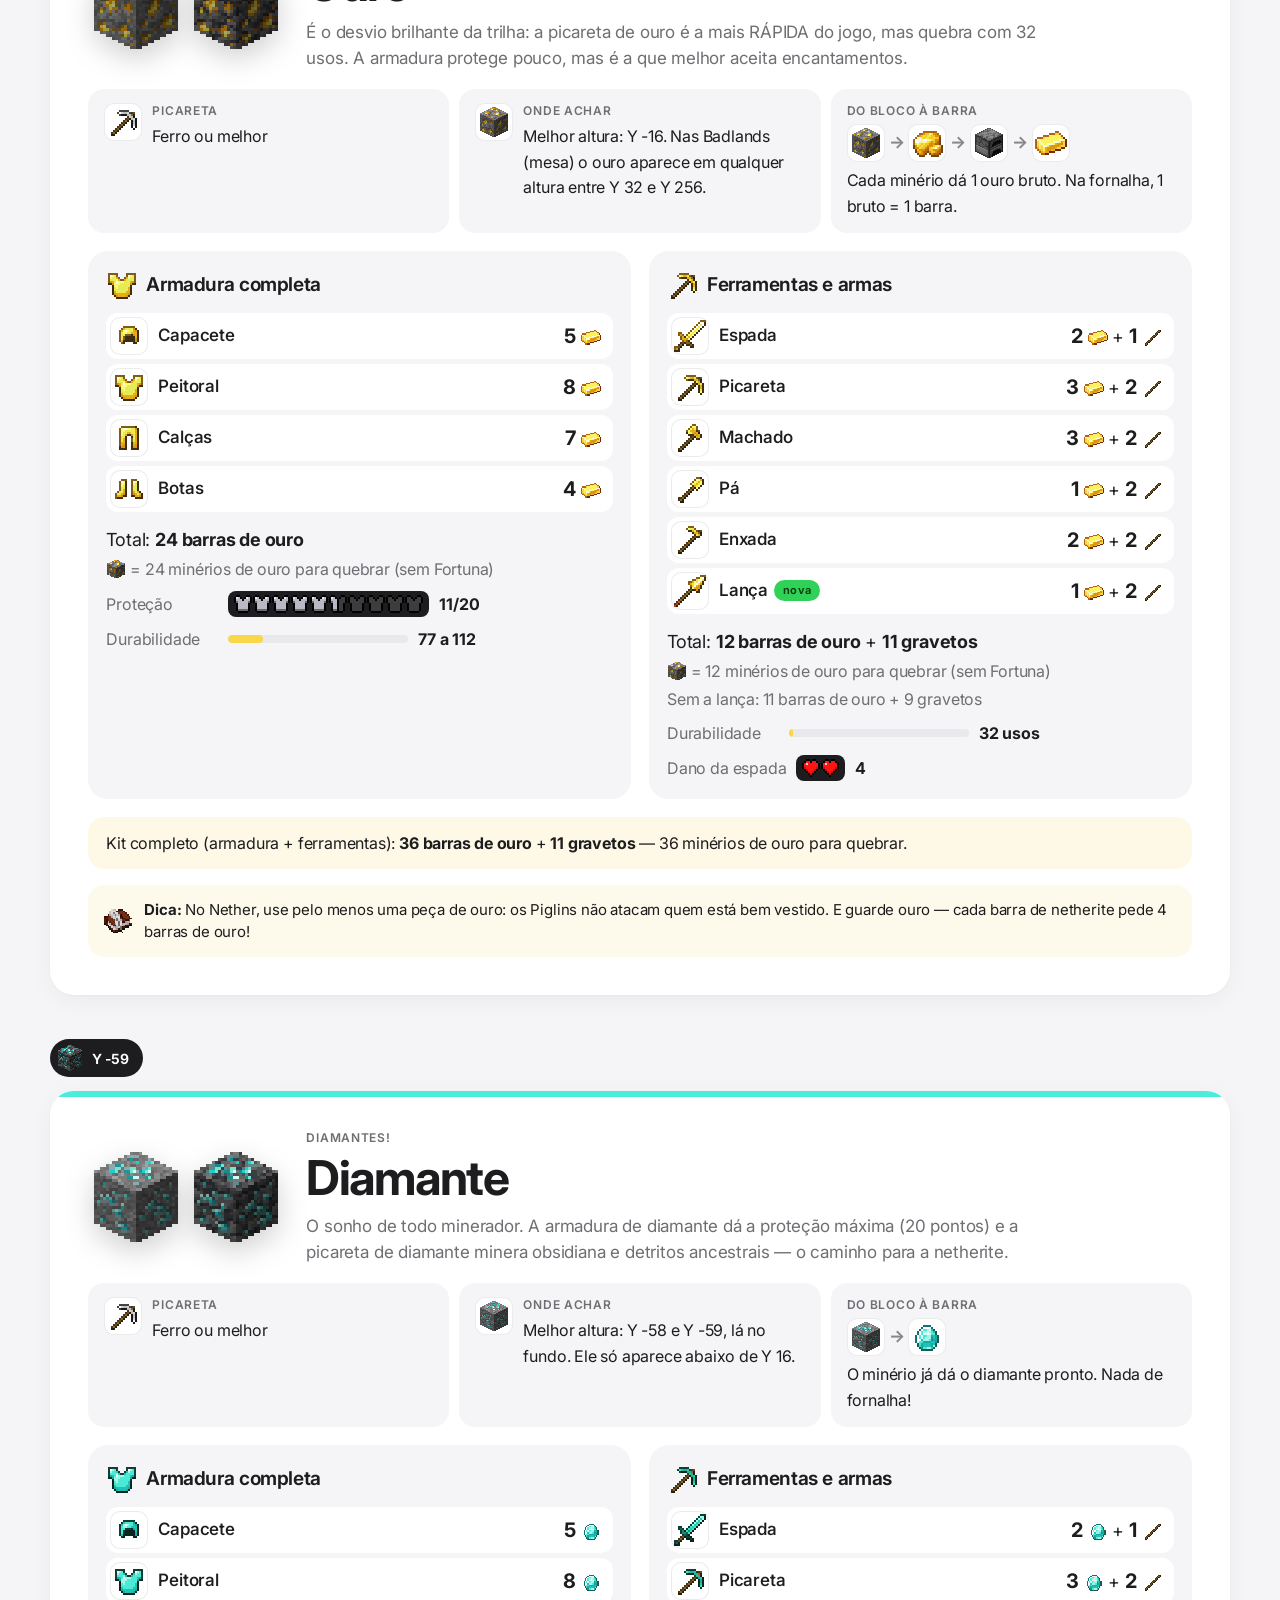
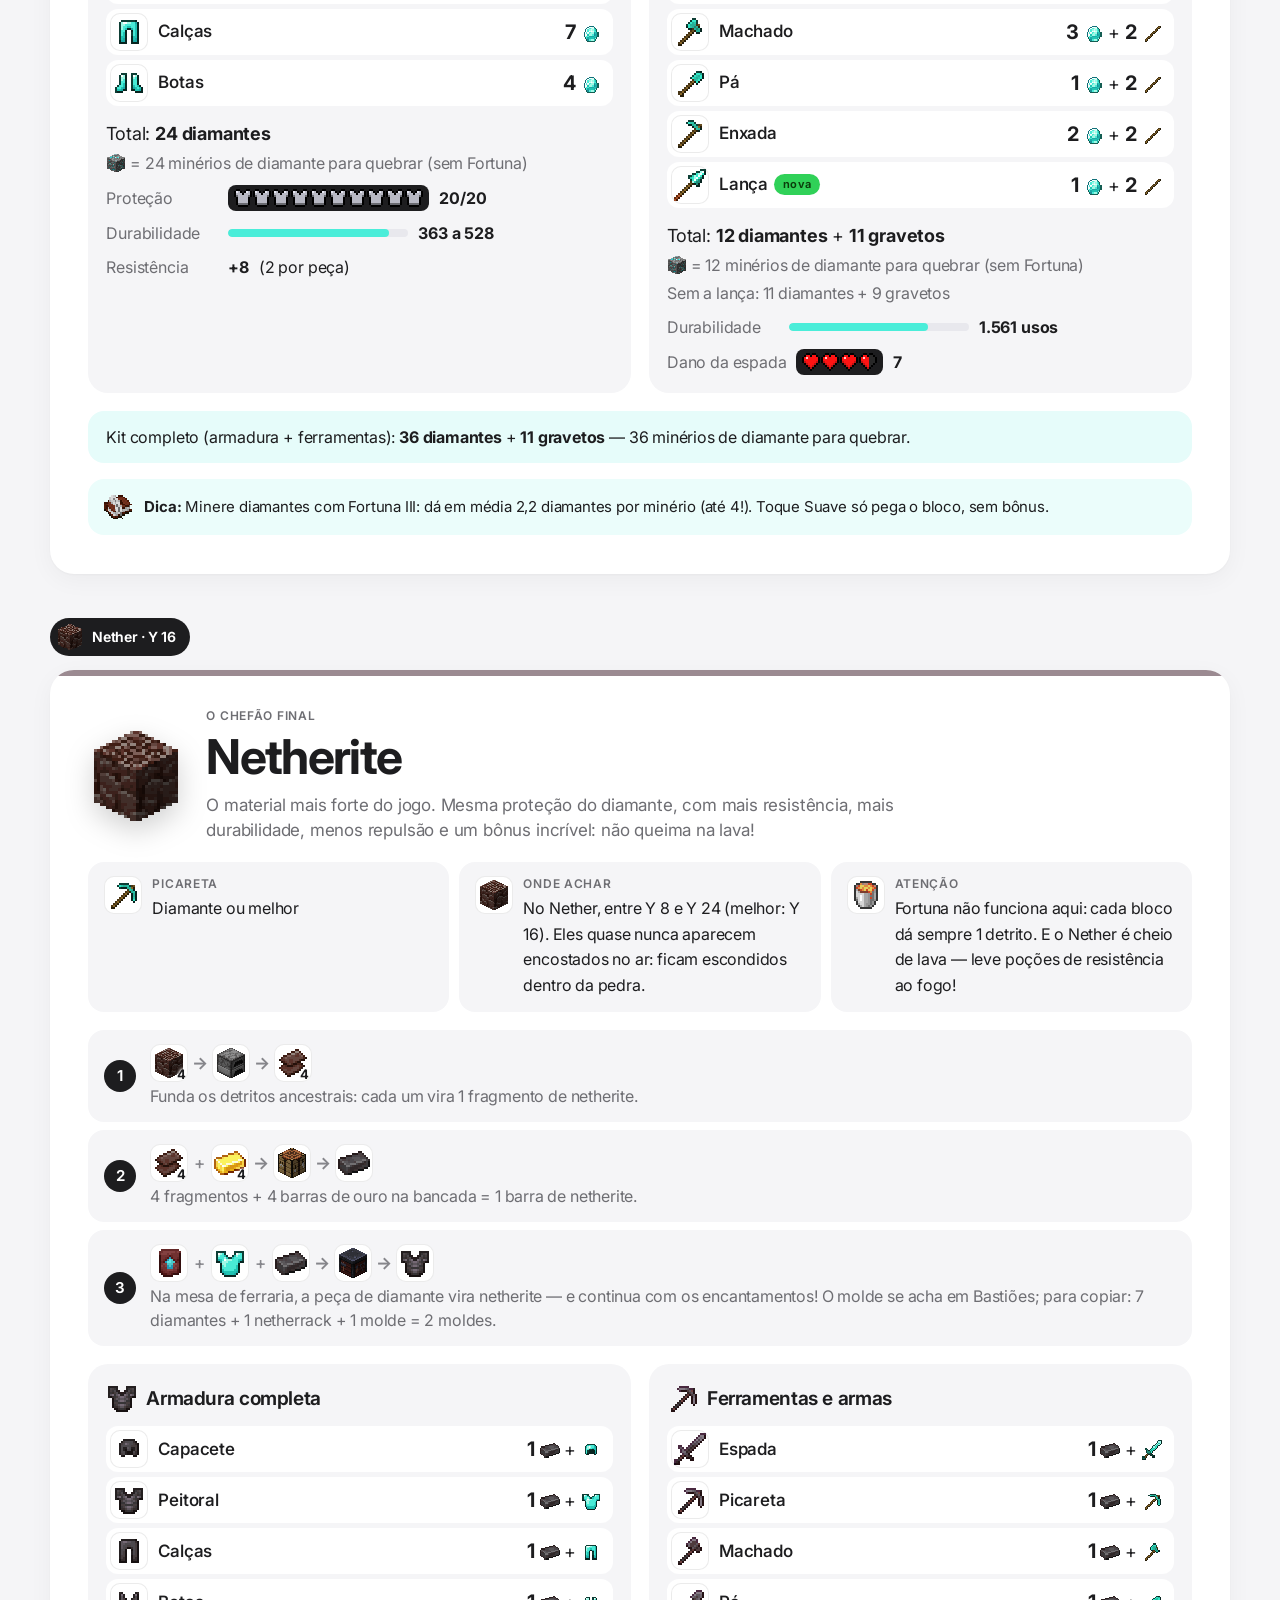
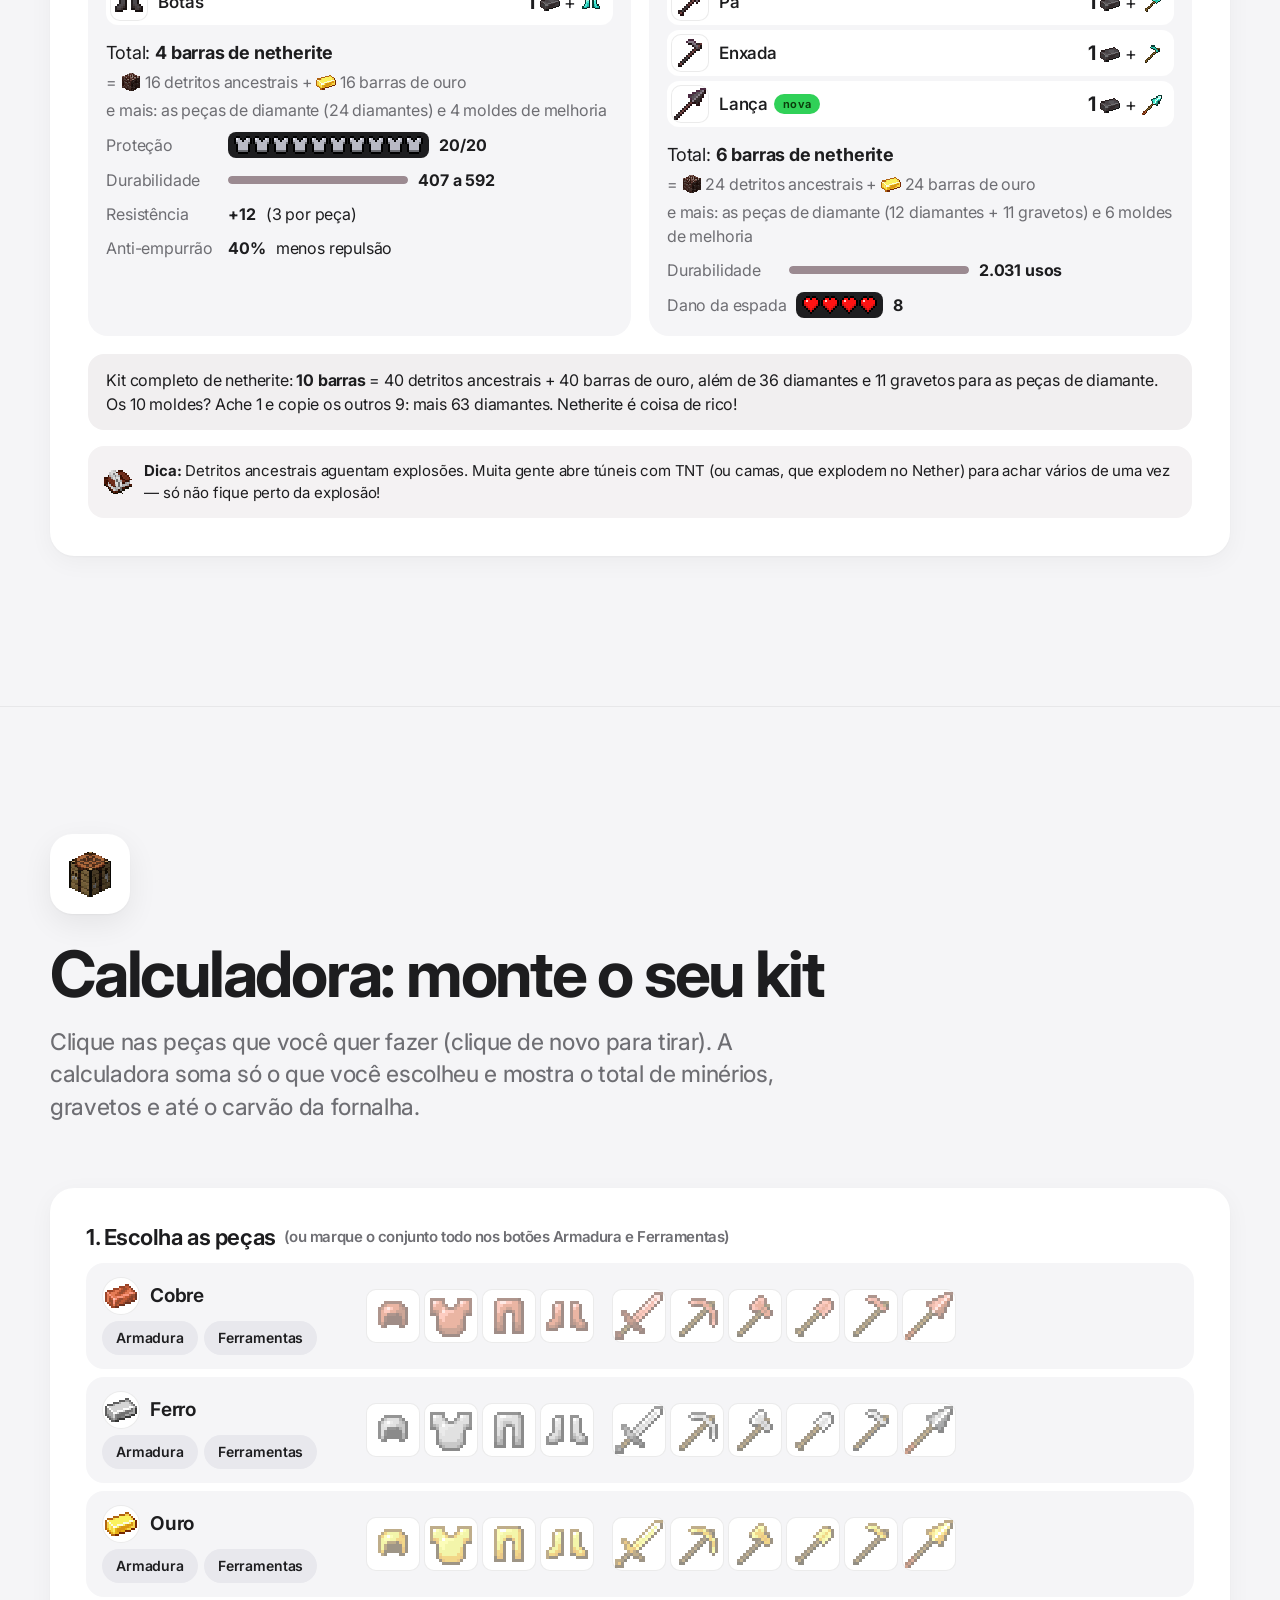
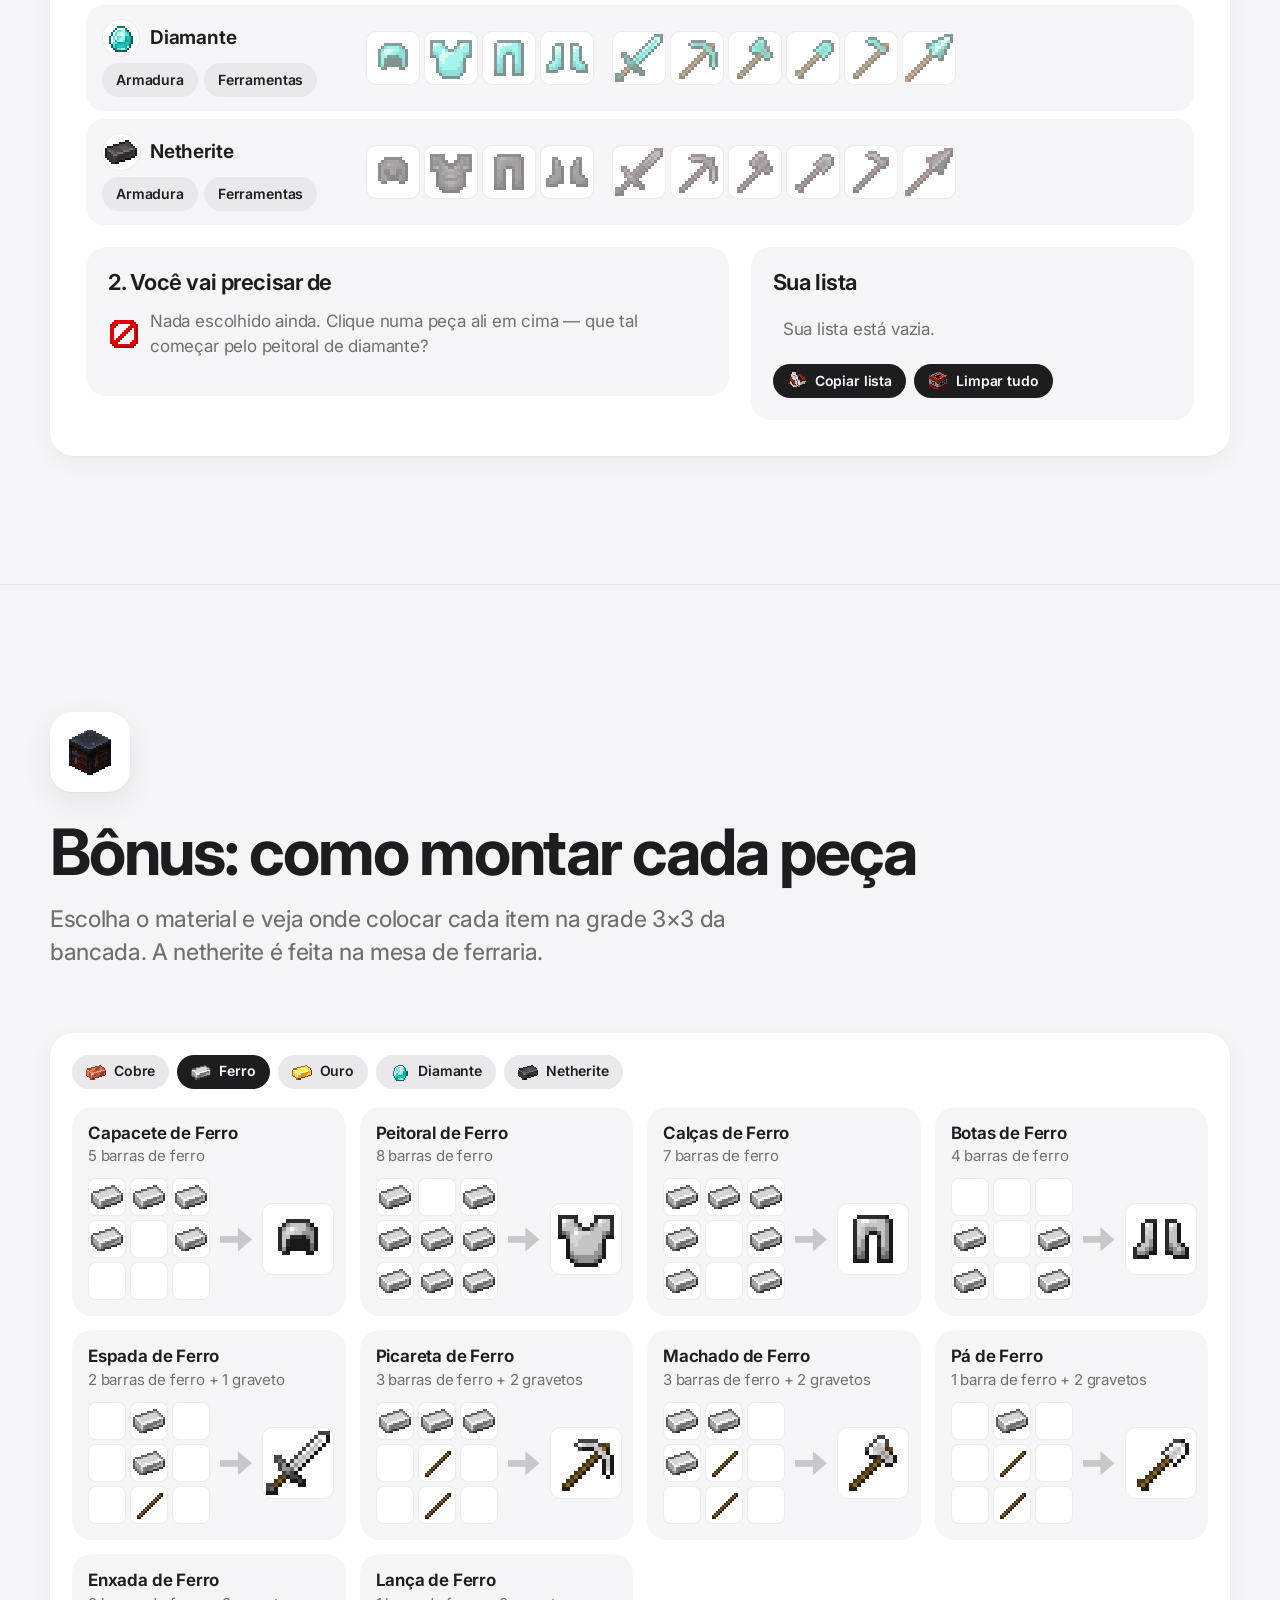
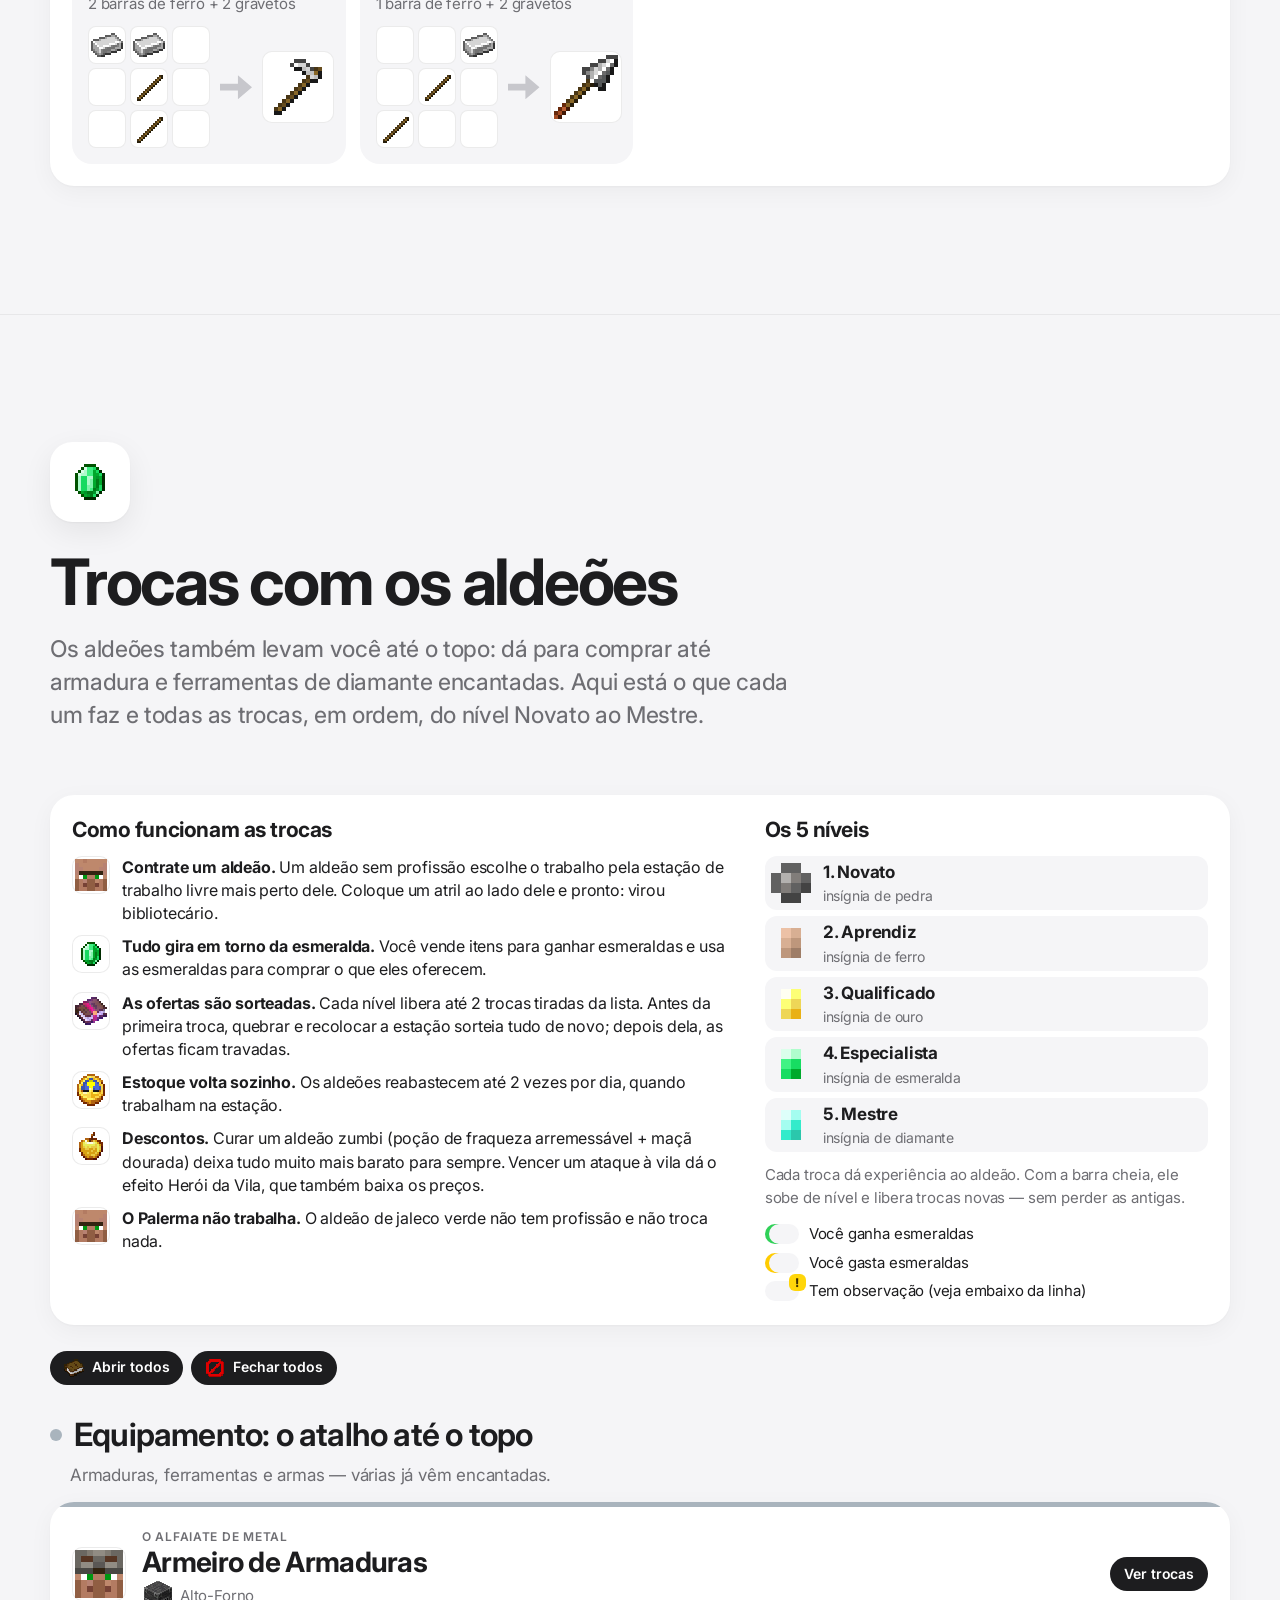
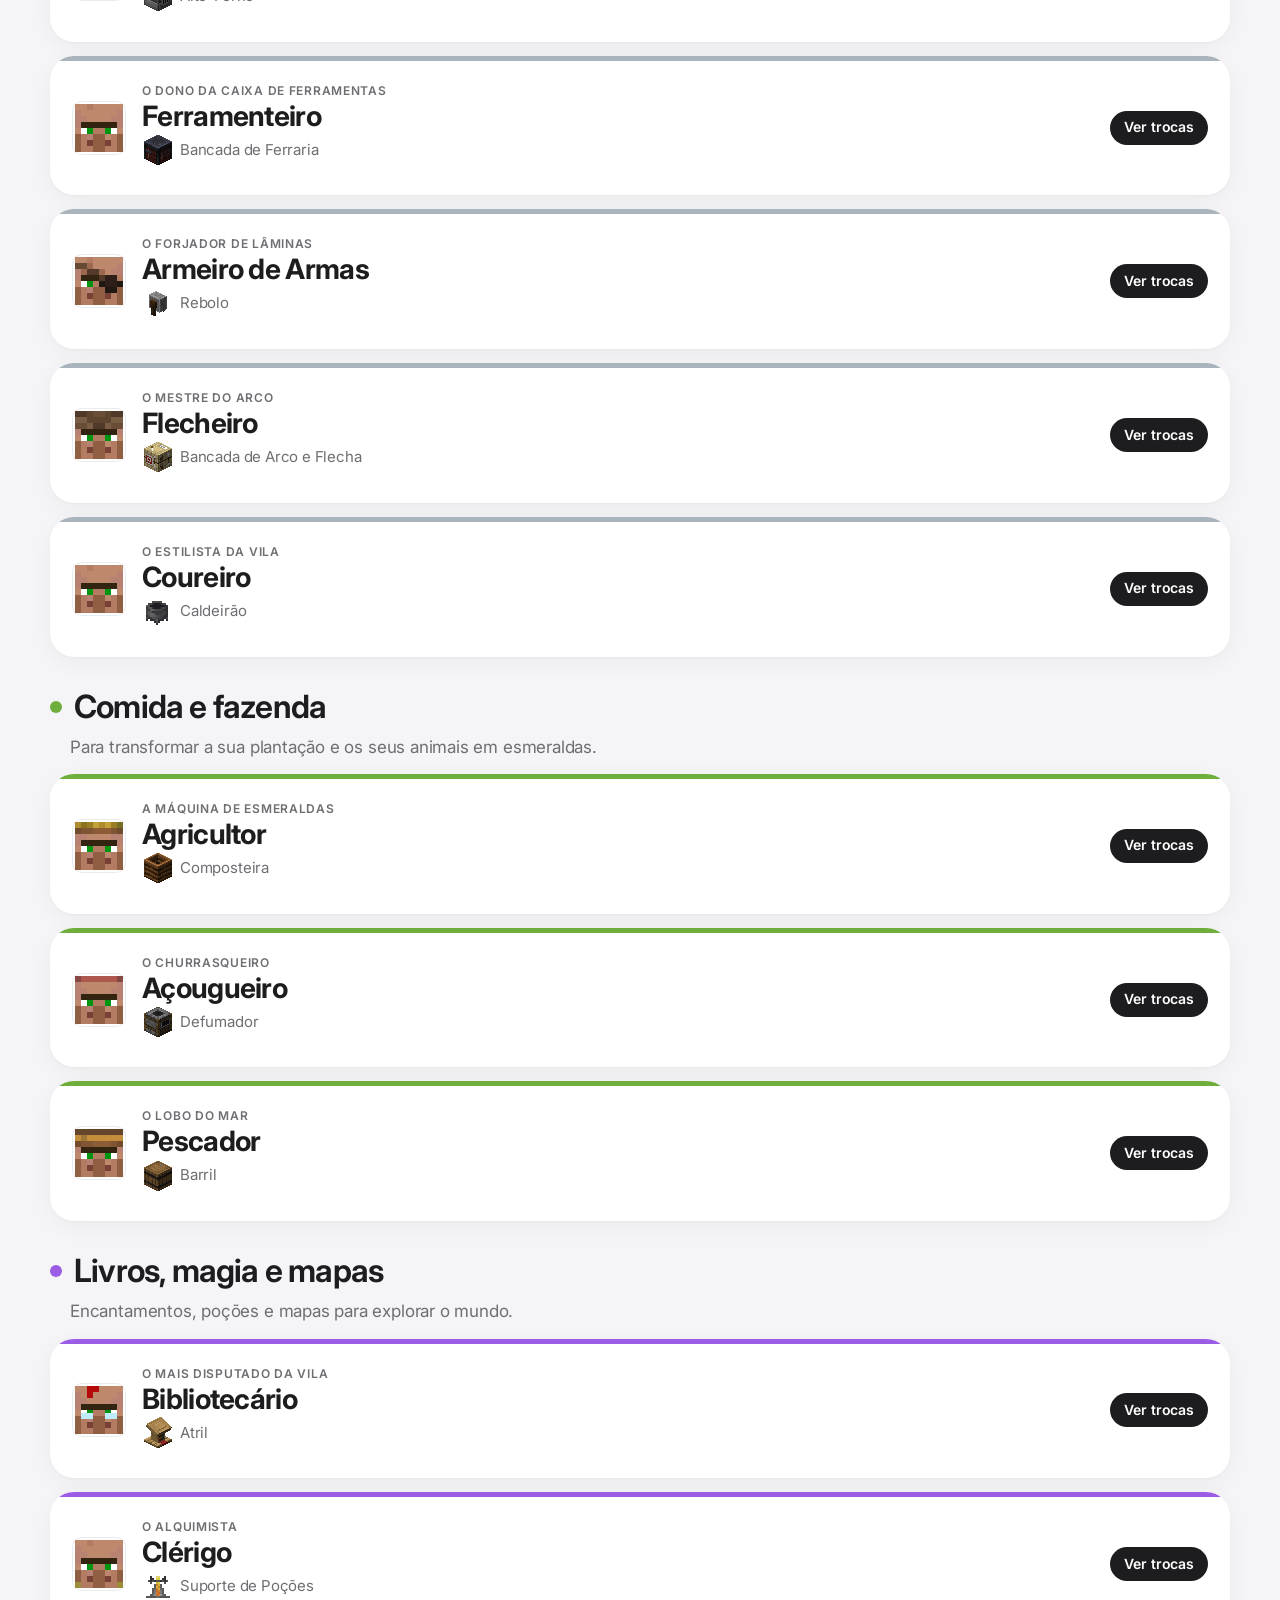
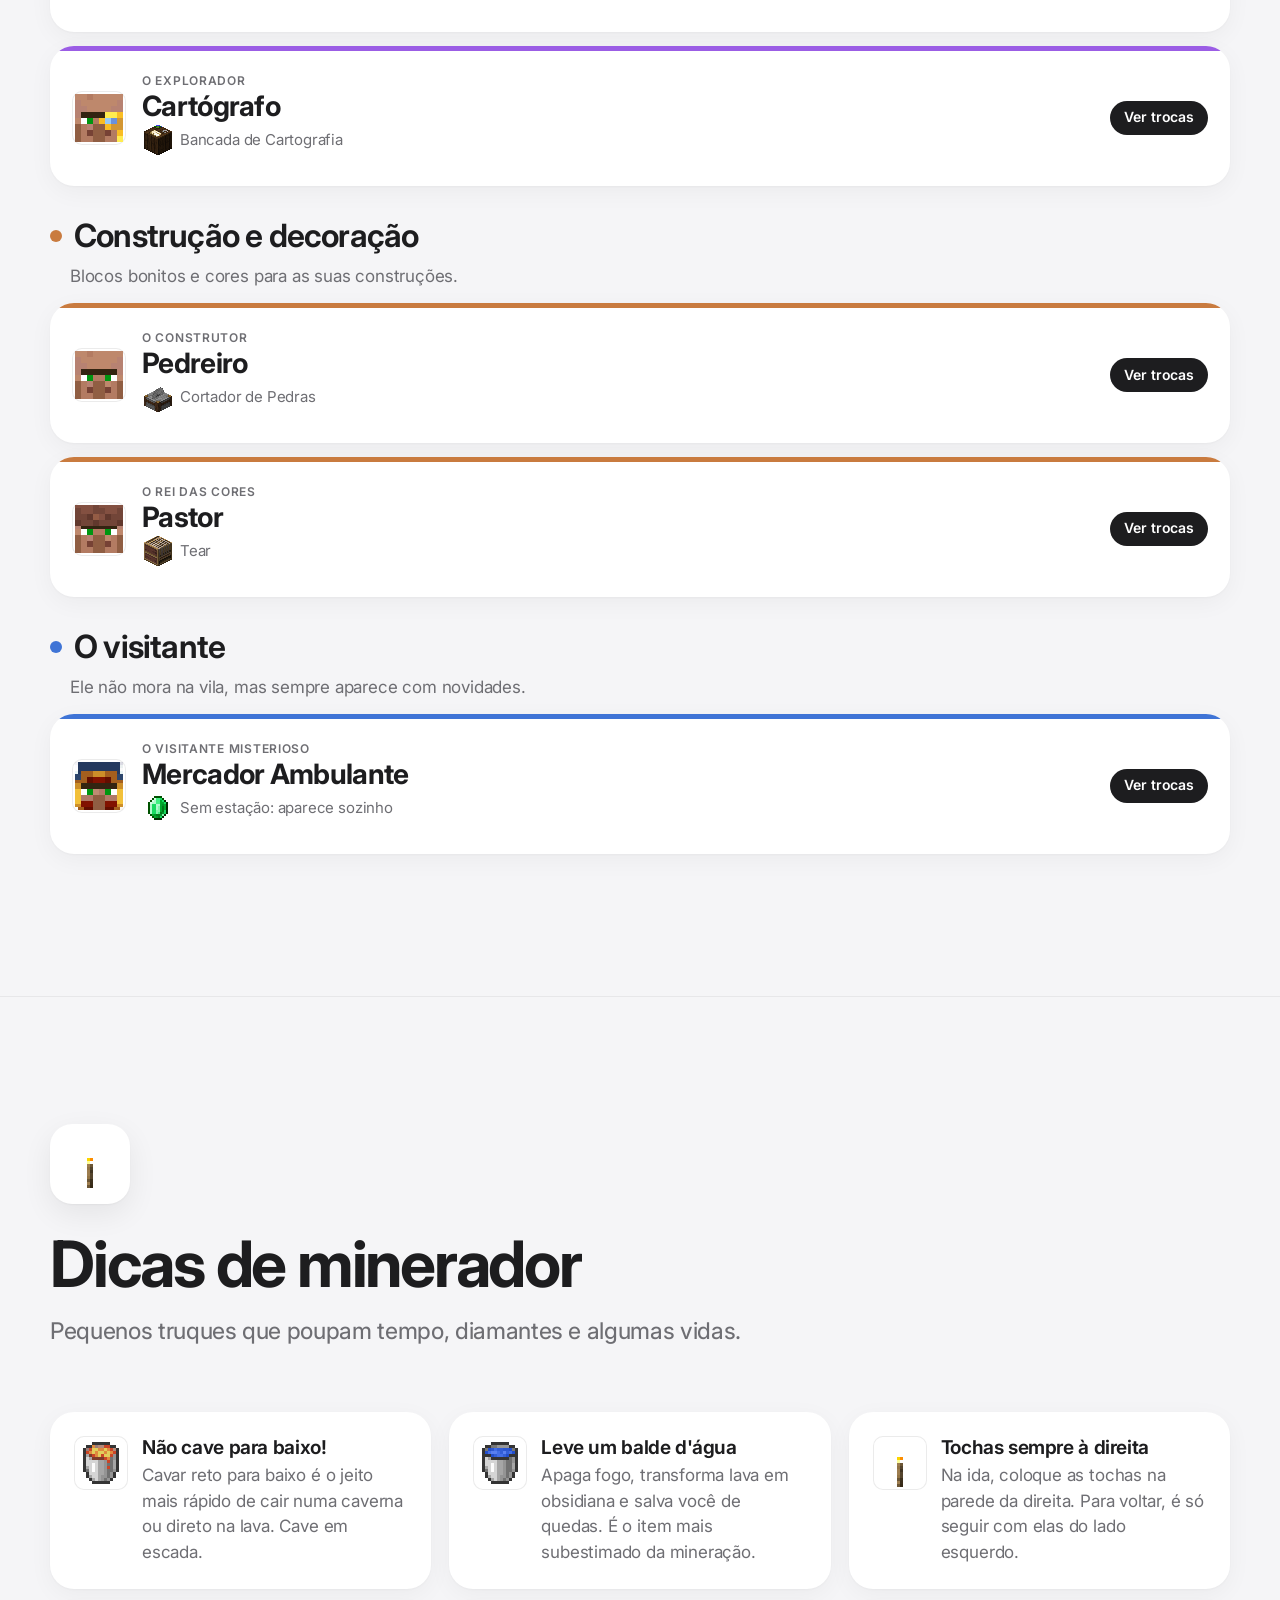
<file: minerios.html>
<!doctype html>
<html lang="pt-BR">
<head>
  <meta charset="utf-8">
  <meta name="viewport" content="width=device-width, initial-scale=1">
  <title>Guia até o Topo — MineGuia</title>
  <meta name="description" content="Quantos minérios você precisa para a armadura completa e as ferramentas de cobre, ferro, ouro, diamante e netherite — com calculadora e as trocas de cada aldeão.">
  <link rel="icon" type="image/png" href="assets/img/itens/diamond_pickaxe.png">
  <link rel="stylesheet" href="css/style.css">
  <link rel="stylesheet" href="css/minerios.css">
  <link rel="stylesheet" href="css/aldeoes.css">
  <link rel="preconnect" href="https://fonts.googleapis.com">
  <link rel="preconnect" href="https://fonts.gstatic.com" crossorigin>
  <link rel="stylesheet" href="https://fonts.googleapis.com/css2?family=Inter:opsz,wght@14..32,400..800&display=swap">
  <link rel="stylesheet" href="css/base.css">
  <link rel="stylesheet" href="css/guias.css">
  <script>document.documentElement.classList.add("js")</script>
</head>
<body class="pagina-minerios guia" data-subnav-acao="Guia rápido|#guia-rapido">
  <a class="pular-conteudo" href="#quantidades">Pular para as quantidades</a>

  <header class="gnav">
    <nav class="gnav-barra" aria-label="Principal">
      <a class="gnav-marca" href="index.html" aria-label="MineGuia, página inicial">
        <img src="assets/img/itens/grass_block.png" alt=""><span>MineGuia</span>
      </a>
      <ul class="gnav-links" id="gnav-links">
        <li><a href="superficie.html"><img src="assets/img/itens/oak_sapling.png" alt=""><span>Superfície</span></a></li>
        <li><a href="minerios.html" aria-current="page"><img src="assets/img/itens/diamond_pickaxe.png" alt=""><span>Minérios</span></a></li>
        <li><a href="encantamentos.html"><img src="assets/img/itens/enchanted_book.png" alt=""><span>Encantamentos</span></a></li>
        <li><a href="nether.html"><img src="assets/img/itens/netherrack.png" alt=""><span>Nether</span></a></li>
        <li><a href="pocoes.html"><img src="assets/img/itens/potion_healing.png" alt=""><span>Poções</span></a></li>
        <li><a href="end.html"><img src="assets/img/itens/eye_of_ender.png" alt=""><span>The End</span></a></li>
        <li><a href="beacon.html"><img src="assets/img/itens/nether_star.png" alt=""><span>Beacon</span></a></li>
        <li><a href="farms.html"><img src="assets/img/itens/redstone.png" alt=""><span>Farms</span></a></li>
      </ul>
      <button class="gnav-abrir" type="button" aria-expanded="false" aria-controls="gnav-links" aria-label="Abrir menu"><span></span><span></span></button>
    </nav>
  </header>

  <main>
    <!-- ===== Topo do guia: na superfície ===== -->
    <section class="ceu guia-hero">
      <div class="sol" aria-hidden="true"></div>
      <div class="nuvem nuvem--1" aria-hidden="true"></div>

      <div class="container">
        <nav class="migalhas" aria-label="Você está aqui">
          <a href="index.html">Início</a> <span aria-hidden="true">›</span> <span>Guia até o Topo</span>
        </nav>
        <h1 class="guia-titulo">Guia até o Topo</h1>
        <p class="guia-intro chat">Do cobre à netherite em um só lugar. Veja quantos minérios cada armadura e cada ferramenta pedem, onde achar cada um, monte o <a href="#calculadora">seu próprio kit na calculadora</a> e descubra <a href="#aldeoes">o que cada aldeão troca</a>.</p>

        <div class="jornada" id="guia-rapido">
          <h2 class="jornada-titulo">Sua jornada de picaretas</h2>
          <ol class="trilha">
            <li class="passo">
              <span class="passo-icone"><img src="assets/img/itens/wooden_pickaxe.png" alt=""></span>
              <b>Madeira</b>
              <small>Todo mundo começa socando árvore</small>
            </li>
            <li class="passo">
              <span class="passo-icone"><img src="assets/img/itens/stone_pickaxe.png" alt=""></span>
              <b>Pedra</b>
              <small>Já minera cobre e ferro</small>
            </li>
            <li class="passo">
              <a href="#cobre">
                <span class="passo-icone"><img src="assets/img/itens/copper_pickaxe.png" alt=""></span>
                <b>Cobre</b>
                <small>Um upgrade da pedra</small>
              </a>
            </li>
            <li class="passo">
              <a href="#ferro">
                <span class="passo-icone"><img src="assets/img/itens/iron_pickaxe.png" alt=""></span>
                <b>Ferro</b>
                <small>Libera ouro e diamante</small>
              </a>
            </li>
            <li class="passo passo--desvio">
              <a href="#ouro">
                <span class="passo-icone"><img src="assets/img/itens/golden_pickaxe.png" alt=""></span>
                <b>Ouro</b>
                <small>Desvio brilhante</small>
              </a>
            </li>
            <li class="passo">
              <a href="#diamante">
                <span class="passo-icone"><img src="assets/img/itens/diamond_pickaxe.png" alt=""></span>
                <b>Diamante</b>
                <small>Libera os detritos</small>
              </a>
            </li>
            <li class="passo passo--final">
              <a href="#netherite">
                <span class="passo-icone"><img src="assets/img/itens/netherite_pickaxe.png" alt=""></span>
                <b>Netherite</b>
                <small>O topo do jogo!</small>
              </a>
            </li>
          </ol>
          <p class="trilha-dica">Arraste para o lado para ver a jornada toda →</p>
        </div>

        <!-- Um botão por aldeão: clicar abre as trocas dele lá embaixo (montado por js/aldeoes.js) -->
        <div class="jornada jornada--vila">
          <h2 class="jornada-titulo">Quem é quem na vila</h2>
          <ul class="vila" id="vila-atalhos"></ul>
          <p class="trilha-dica">Arraste para o lado para ver todos os aldeões →</p>
        </div>
      </div>
      <div class="chao" aria-hidden="true"></div>
    </section>

    <!-- ===== Quantidades: cada minério numa camada do subsolo ===== -->
    <section class="secao secao--quantidades" id="quantidades" data-subnav="Quantidades" aria-labelledby="titulo-quantidades">
      <div class="container">
        <h2 class="titulo-secao" id="titulo-quantidades"><img src="assets/img/itens/iron_ingot.png" alt="">Quanto minério eu preciso?</h2>
        <p class="secao-desc">Primeiro, a regra que vale para quase tudo: a receita de cada peça é sempre a mesma, só muda o material. Passe o mouse nos itens para ver os detalhes.</p>
        <div id="regra"></div>
      </div>
      <div id="lista-minerios">
        <noscript><p class="container aviso-js">Ative o JavaScript para ver as quantidades e a calculadora.</p></noscript>
      </div>
    </section>

    <!-- ===== Calculadora ===== -->
    <section class="secao secao--oficina" id="calculadora" data-subnav="Calculadora" aria-labelledby="titulo-calc">
      <div class="container">
        <h2 class="titulo-secao" id="titulo-calc"><img src="assets/img/itens/crafting_table.png" alt="">Calculadora: monte o seu kit</h2>
        <p class="secao-desc">Clique nas peças que você quer fazer (clique de novo para tirar). A calculadora soma só o que você escolheu e mostra o total de minérios, gravetos e até o carvão da fornalha.</p>
        <div id="calc"></div>
      </div>
    </section>

    <!-- ===== Receitas na bancada ===== -->
    <section class="secao" id="receitas" data-subnav="Receitas" aria-labelledby="titulo-receitas">
      <div class="container">
        <h2 class="titulo-secao" id="titulo-receitas"><img src="assets/img/itens/smithing_table.png" alt="">Bônus: como montar cada peça</h2>
        <p class="secao-desc">Escolha o material e veja onde colocar cada item na grade 3×3 da bancada. A netherite é feita na mesa de ferraria.</p>
        <div id="receitas-app"></div>
      </div>
    </section>

    <!-- ===== Aldeões e trocas (montado por js/aldeoes.js) ===== -->
    <section class="secao secao--vila" id="aldeoes" data-subnav="Aldeões" aria-labelledby="titulo-aldeoes">
      <div class="container">
        <h2 class="titulo-secao" id="titulo-aldeoes"><img src="assets/img/itens/emerald.png" alt="">Trocas com os aldeões</h2>
        <p class="secao-desc">Os aldeões também levam você até o topo: dá para comprar até armadura e ferramentas de diamante encantadas. Aqui está o que cada um faz e todas as trocas, em ordem, do nível Novato ao Mestre.</p>
        <div id="aldeoes-app"></div>
      </div>
    </section>

    <!-- ===== Dicas ===== -->
    <section class="secao" id="dicas" data-subnav="Dicas" aria-labelledby="titulo-dicas">
      <div class="container">
        <h2 class="titulo-secao" id="titulo-dicas"><img src="assets/img/itens/torch.png" alt="">Dicas de minerador</h2>
        <p class="secao-desc">Pequenos truques que poupam tempo, diamantes e algumas vidas.</p>
        <ul class="dicas">
          <li class="painel dica-card">
            <span class="slot"><img src="assets/img/itens/lava_bucket.png" alt=""></span>
            <div>
              <h3>Não cave para baixo!</h3>
              <p>Cavar reto para baixo é o jeito mais rápido de cair numa caverna ou direto na lava. Cave em escada.</p>
            </div>
          </li>
          <li class="painel dica-card">
            <span class="slot"><img src="assets/img/itens/water_bucket.png" alt=""></span>
            <div>
              <h3>Leve um balde d'água</h3>
              <p>Apaga fogo, transforma lava em obsidiana e salva você de quedas. É o item mais subestimado da mineração.</p>
            </div>
          </li>
          <li class="painel dica-card">
            <span class="slot"><img src="assets/img/itens/torch.png" alt=""></span>
            <div>
              <h3>Tochas sempre à direita</h3>
              <p>Na ida, coloque as tochas na parede da direita. Para voltar, é só seguir com elas do lado esquerdo.</p>
            </div>
          </li>
          <li class="painel dica-card">
            <span class="slot"><img src="assets/img/itens/diamond_pickaxe.png" alt=""></span>
            <div>
              <h3>Fortuna III nos diamantes</h3>
              <p>Rende em média 2,2 diamantes por minério. Mas não adianta nos detritos ancestrais: eles sempre dão 1.</p>
            </div>
          </li>
          <li class="painel dica-card">
            <span class="slot"><img src="assets/img/itens/blast_furnace.png" alt=""></span>
            <div>
              <h3>Alto-forno = 2x mais rápido</h3>
              <p>Para minérios e itens de metal, o alto-forno funde no dobro da velocidade da fornalha comum.</p>
            </div>
          </li>
          <li class="painel dica-card">
            <span class="slot"><img src="assets/img/itens/netherite_ingot.png" alt=""></span>
            <div>
              <h3>Netherite boia na lava</h3>
              <p>Itens de netherite não queimam. Caiu na lava? Seu equipamento sobrevive. Você... talvez não.</p>
            </div>
          </li>
        </ul>
      </div>
    </section>
  </main>

  <footer class="gfoot">
    <div class="gfoot-dentro">
      <div class="gfoot-topo">
        <a class="gfoot-marca" href="index.html"><img src="assets/img/itens/grass_block.png" alt=""><span>MineGuia</span></a>
        <p class="gfoot-frase">Você chegou na bedrock. Não dá pra cavar mais fundo!</p>
      </div>
      <nav class="gfoot-colunas" aria-label="Todos os guias">
        <div>
          <h2>Explorar</h2>
          <ul>
            <li><a href="superficie.html">A Superfície</a></li>
            <li><a href="nether.html">Rumo ao Nether</a></li>
            <li><a href="end.html">The End</a></li>
          </ul>
        </div>
        <div>
          <h2>Evoluir</h2>
          <ul>
            <li><a href="minerios.html">Guia até o Topo</a></li>
            <li><a href="encantamentos.html">Os Encantamentos</a></li>
            <li><a href="pocoes.html">As Poções</a></li>
            <li><a href="beacon.html">O Beacon</a></li>
            <li><a href="farms.html">Farms automáticas</a></li>
          </ul>
        </div>
        <div>
          <h2>Atalhos</h2>
          <ul>
            <li><a href="minerios.html#calculadora">Calculadora de kit</a></li>
            <li><a href="minerios.html#aldeoes">Trocas com os aldeões</a></li>
            <li><a href="end.html#passo-dragao">Como derrotar o dragão</a></li>
          </ul>
        </div>
      </nav>
      <div class="gfoot-meta">
        <p>© <span data-ano>2026</span> MineGuia — feito por Allan Freire, para fãs.</p>
        <p>Valores da Java Edition 26.3 · Imagens: <a href="https://minecraft.wiki" target="_blank" rel="noopener">Minecraft Wiki</a> · © Mojang Studios.</p>
      </div>
    </div>
  </footer>

  <script src="js/main.js"></script>
  <script src="js/site.js"></script>
  <script src="js/dados-minerios.js"></script>
  <script src="js/minerios.js"></script>
  <script src="js/dados-aldeoes.js"></script>
  <script src="js/aldeoes.js"></script>
</body>
</html>
</file>
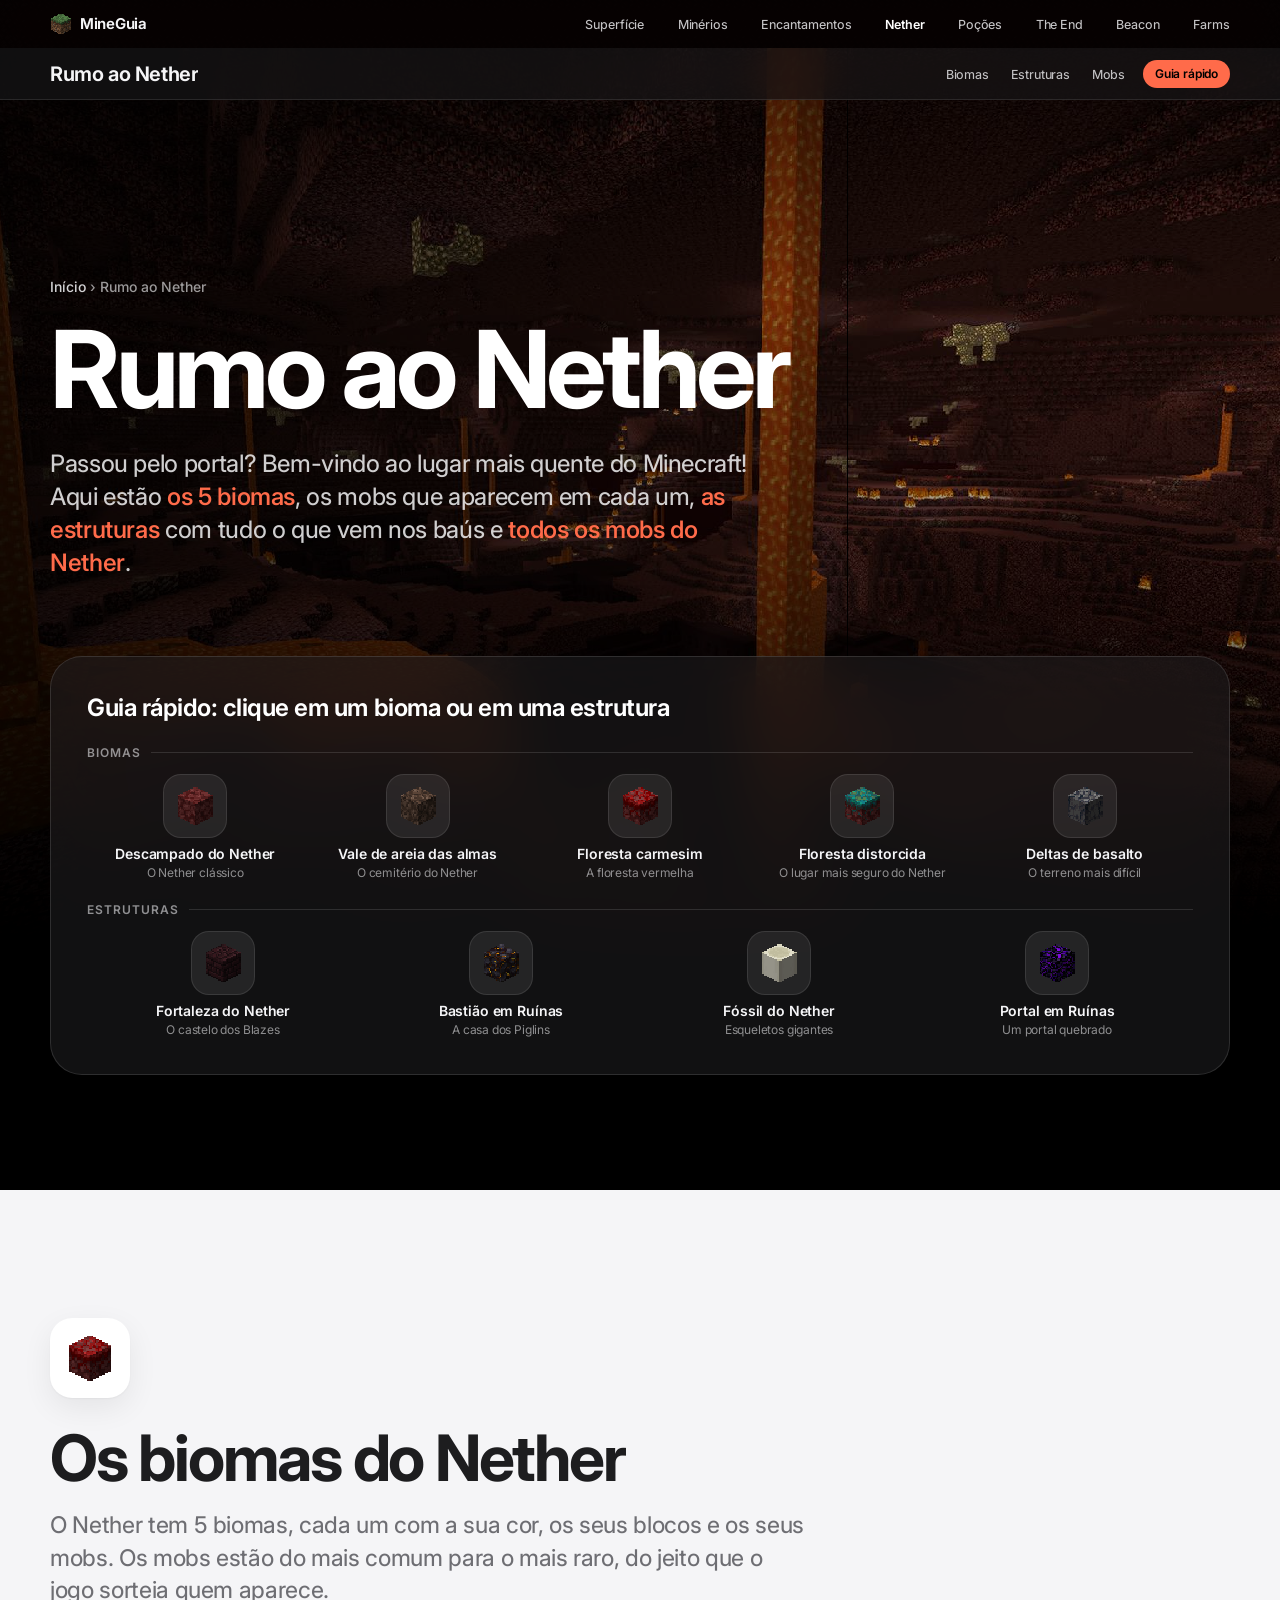
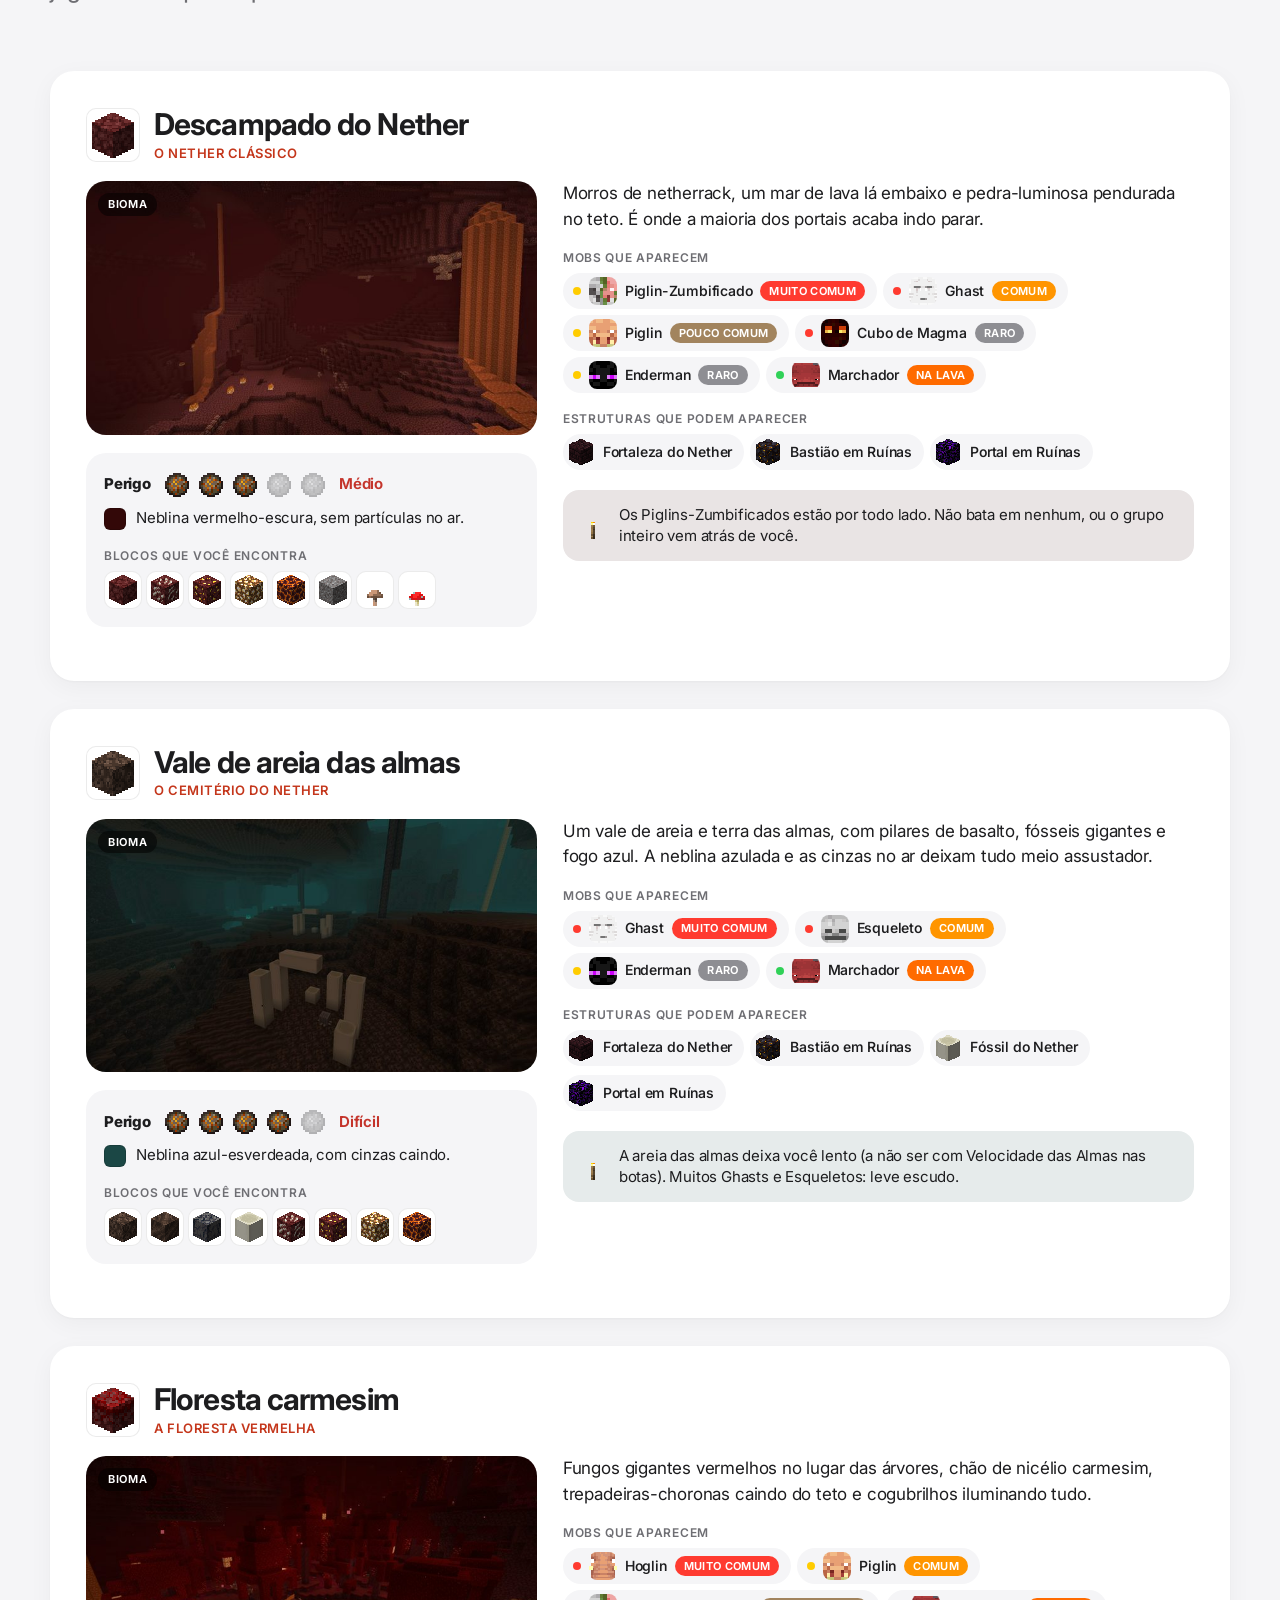
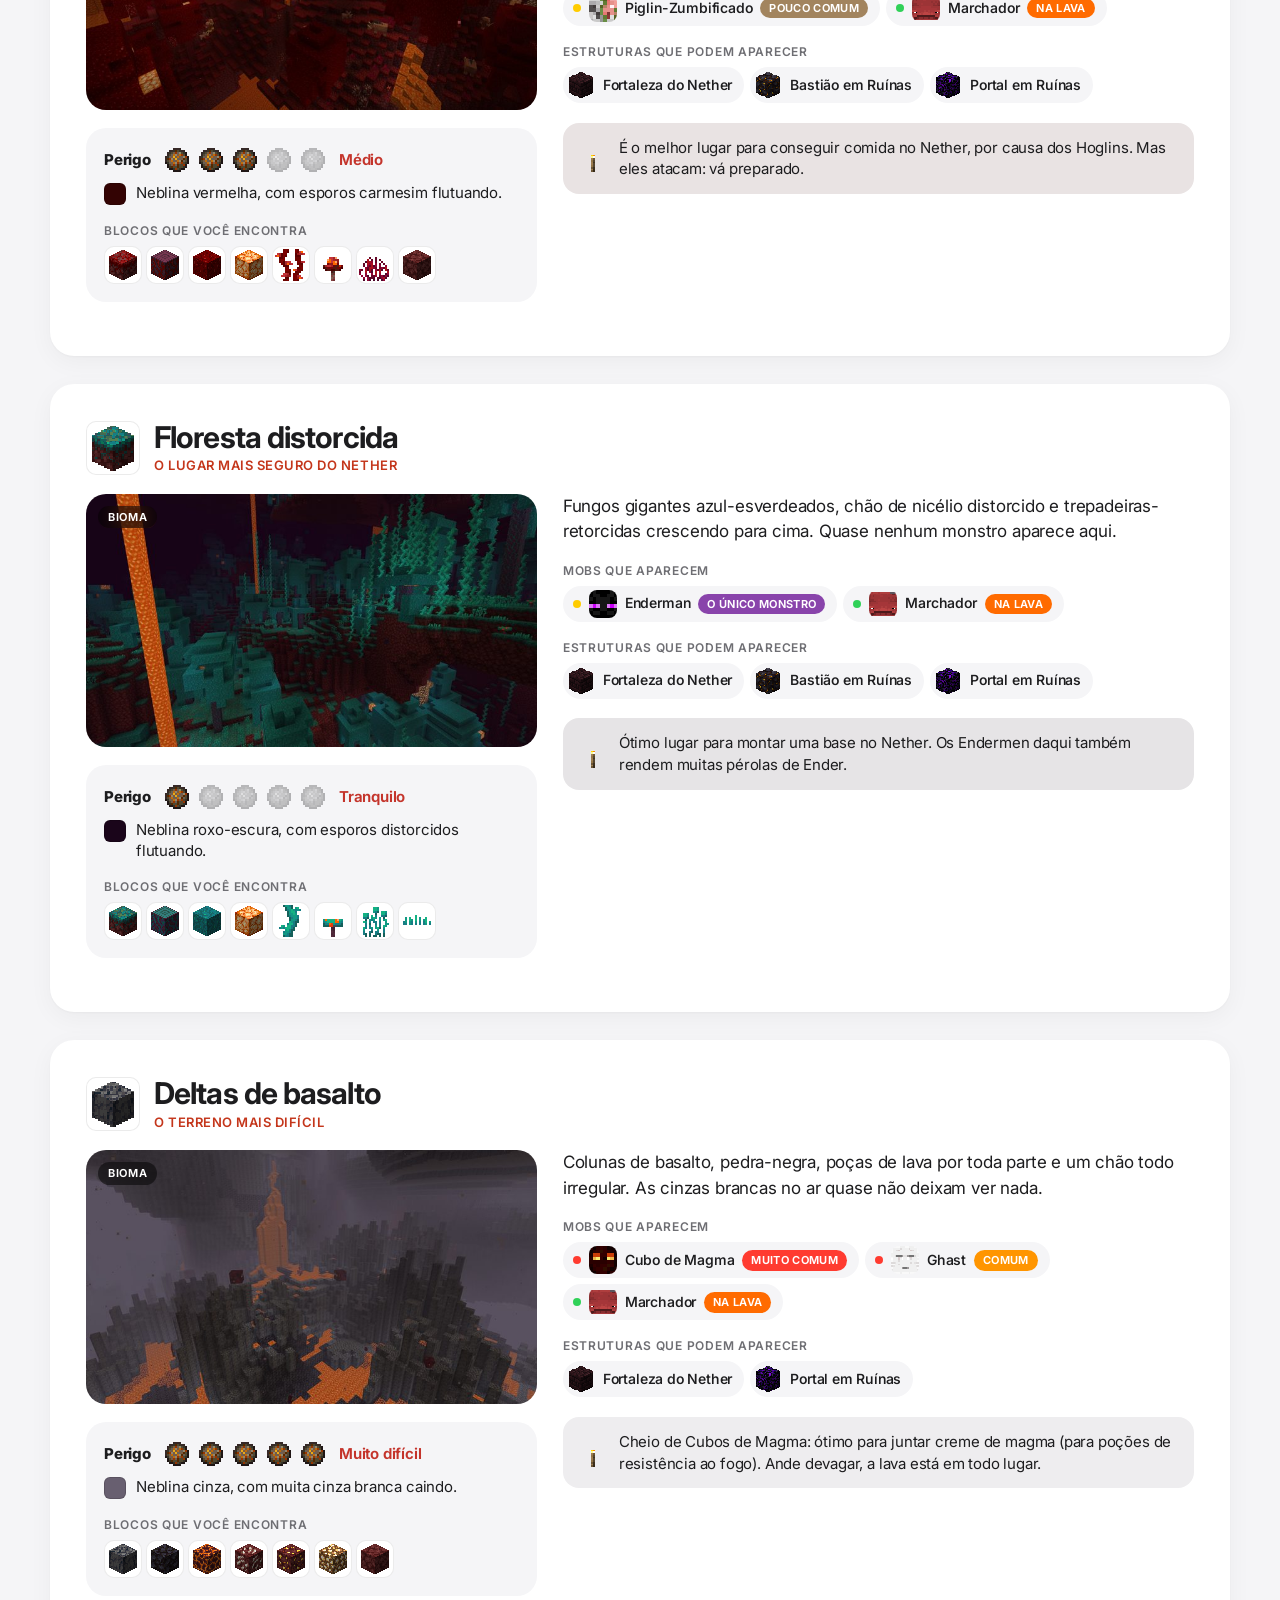
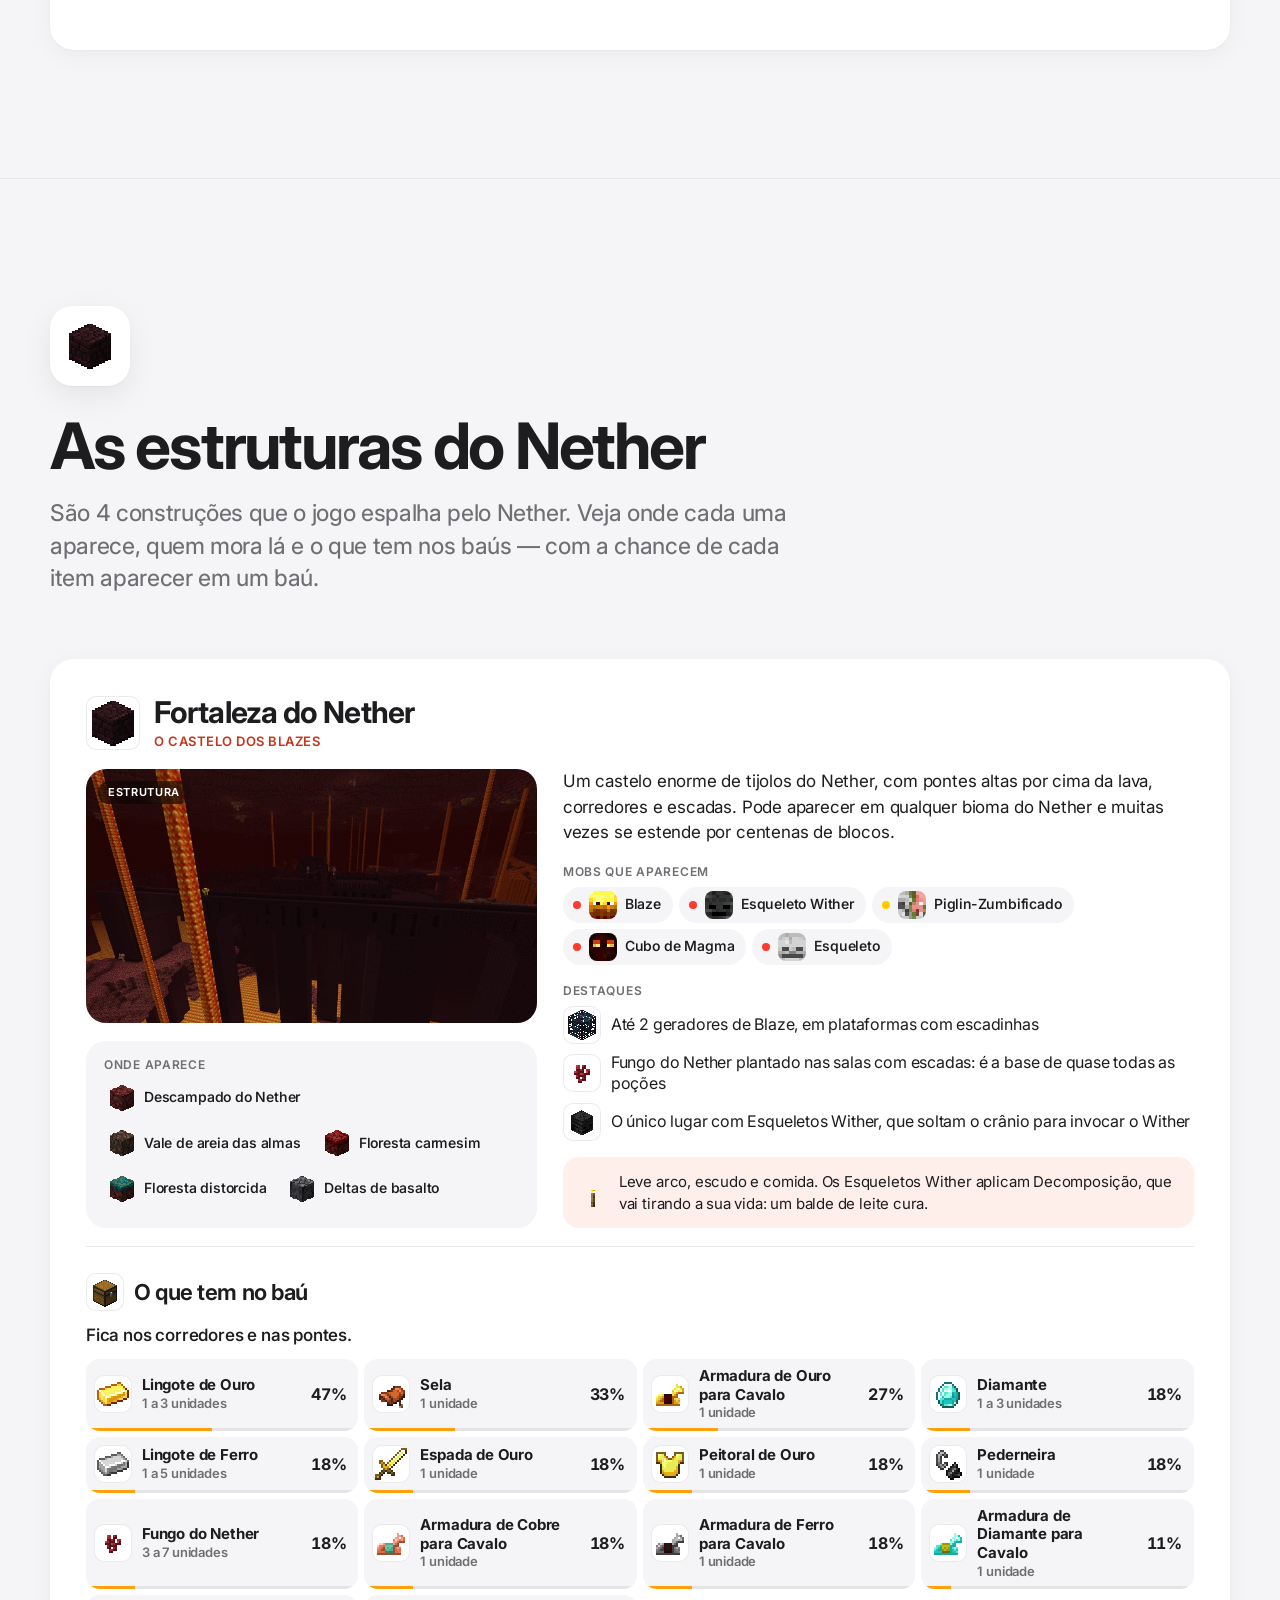
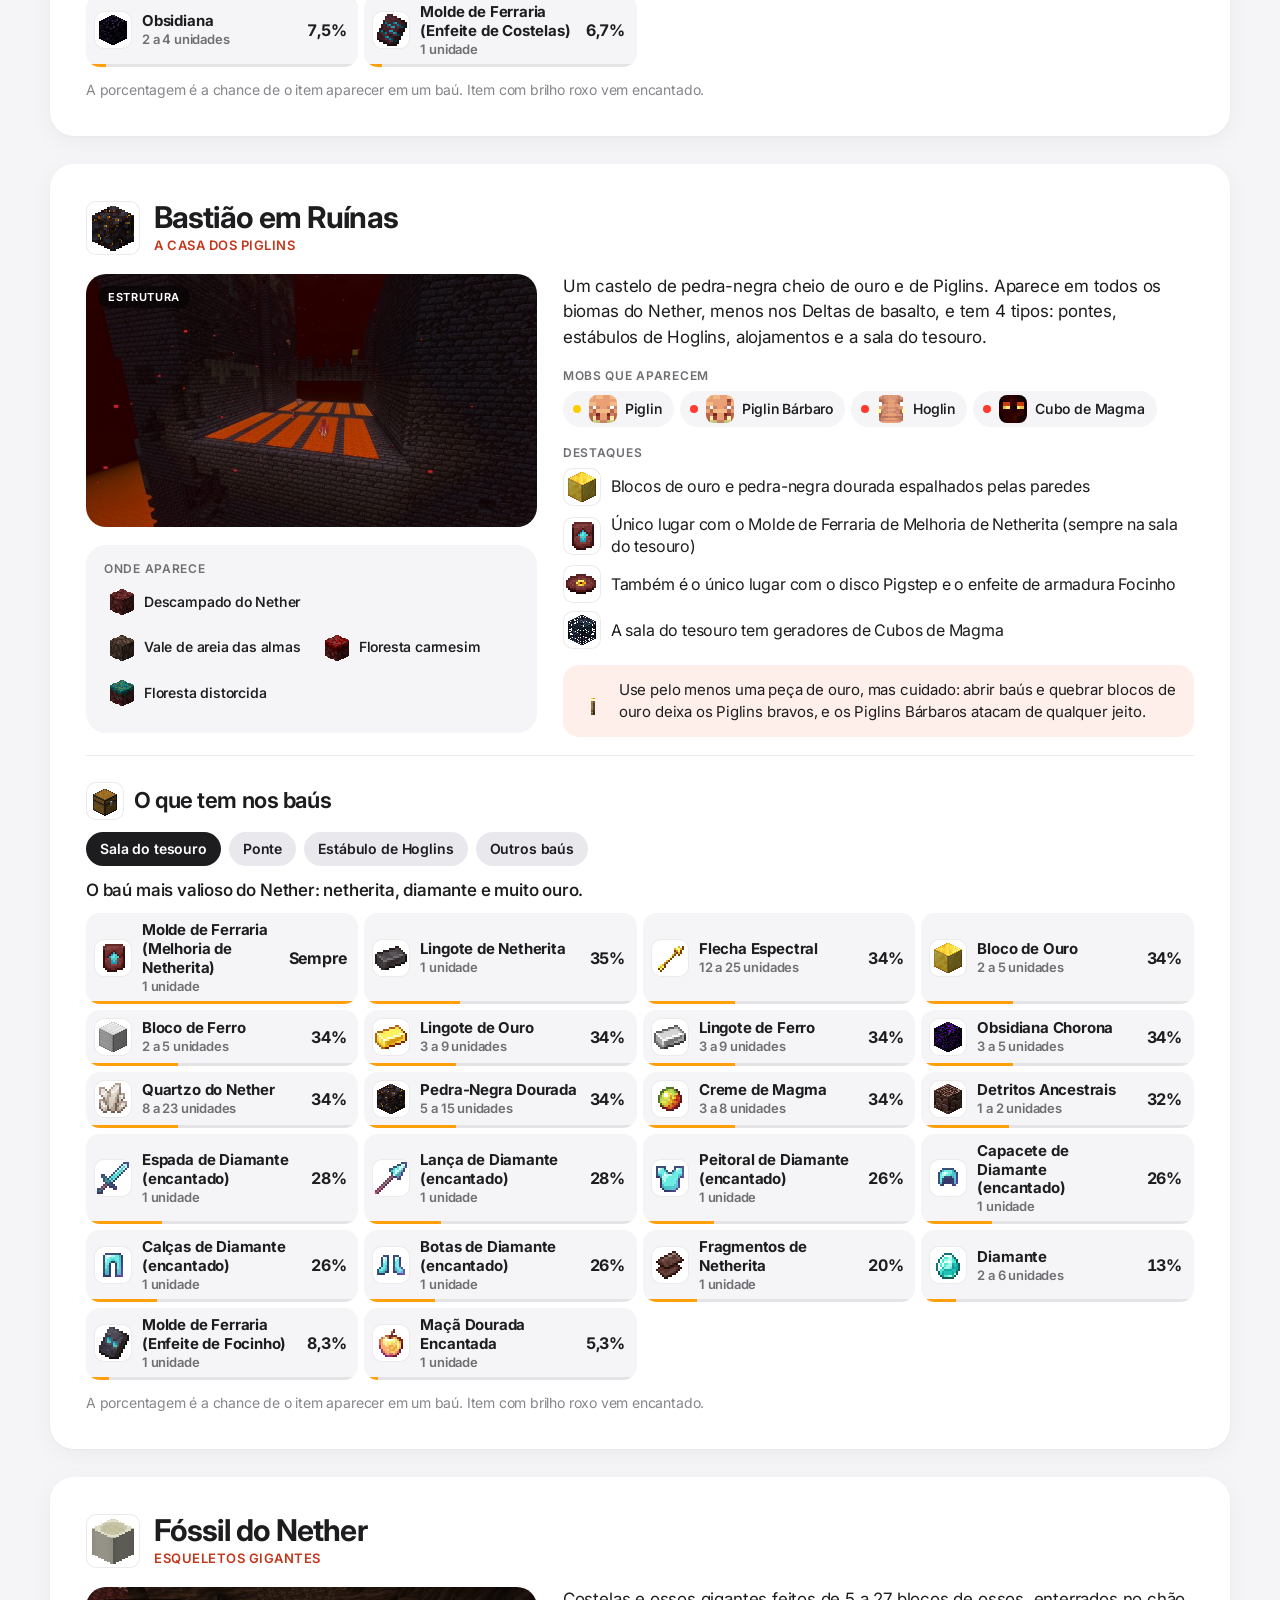
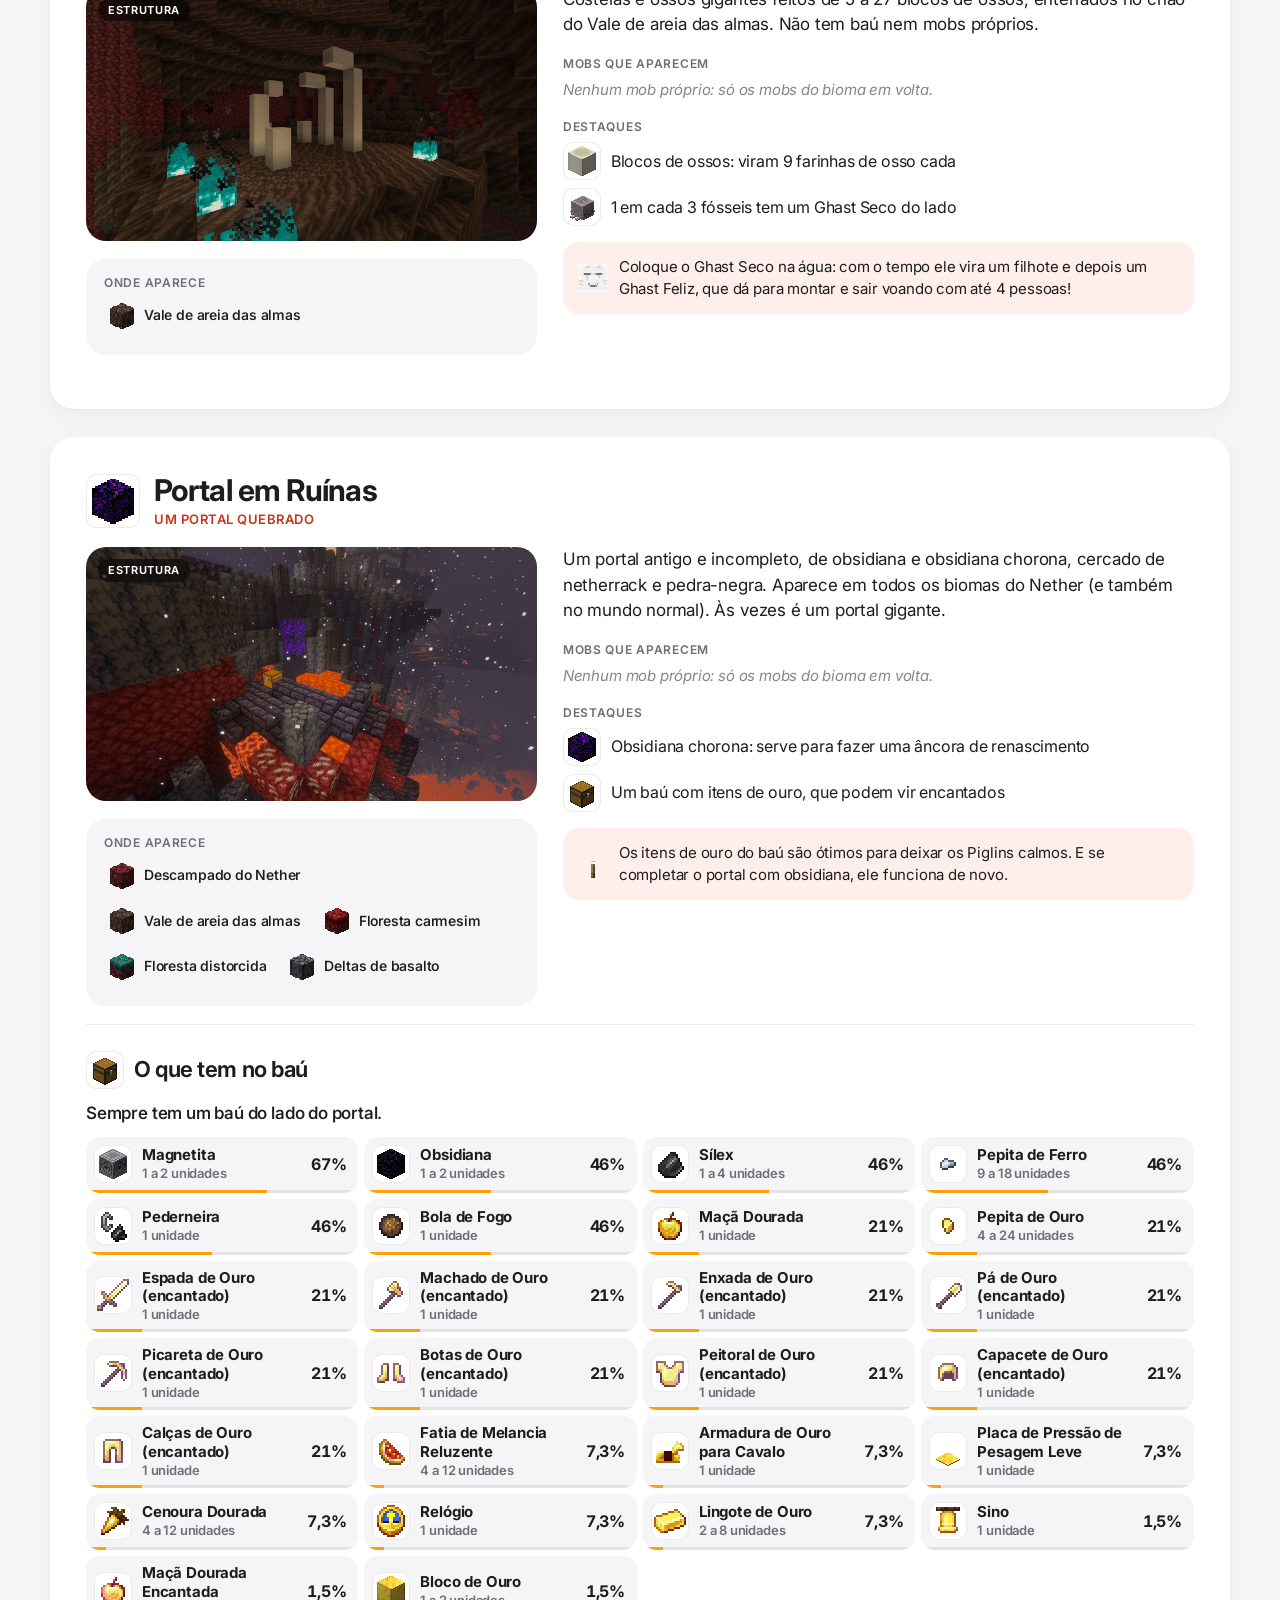
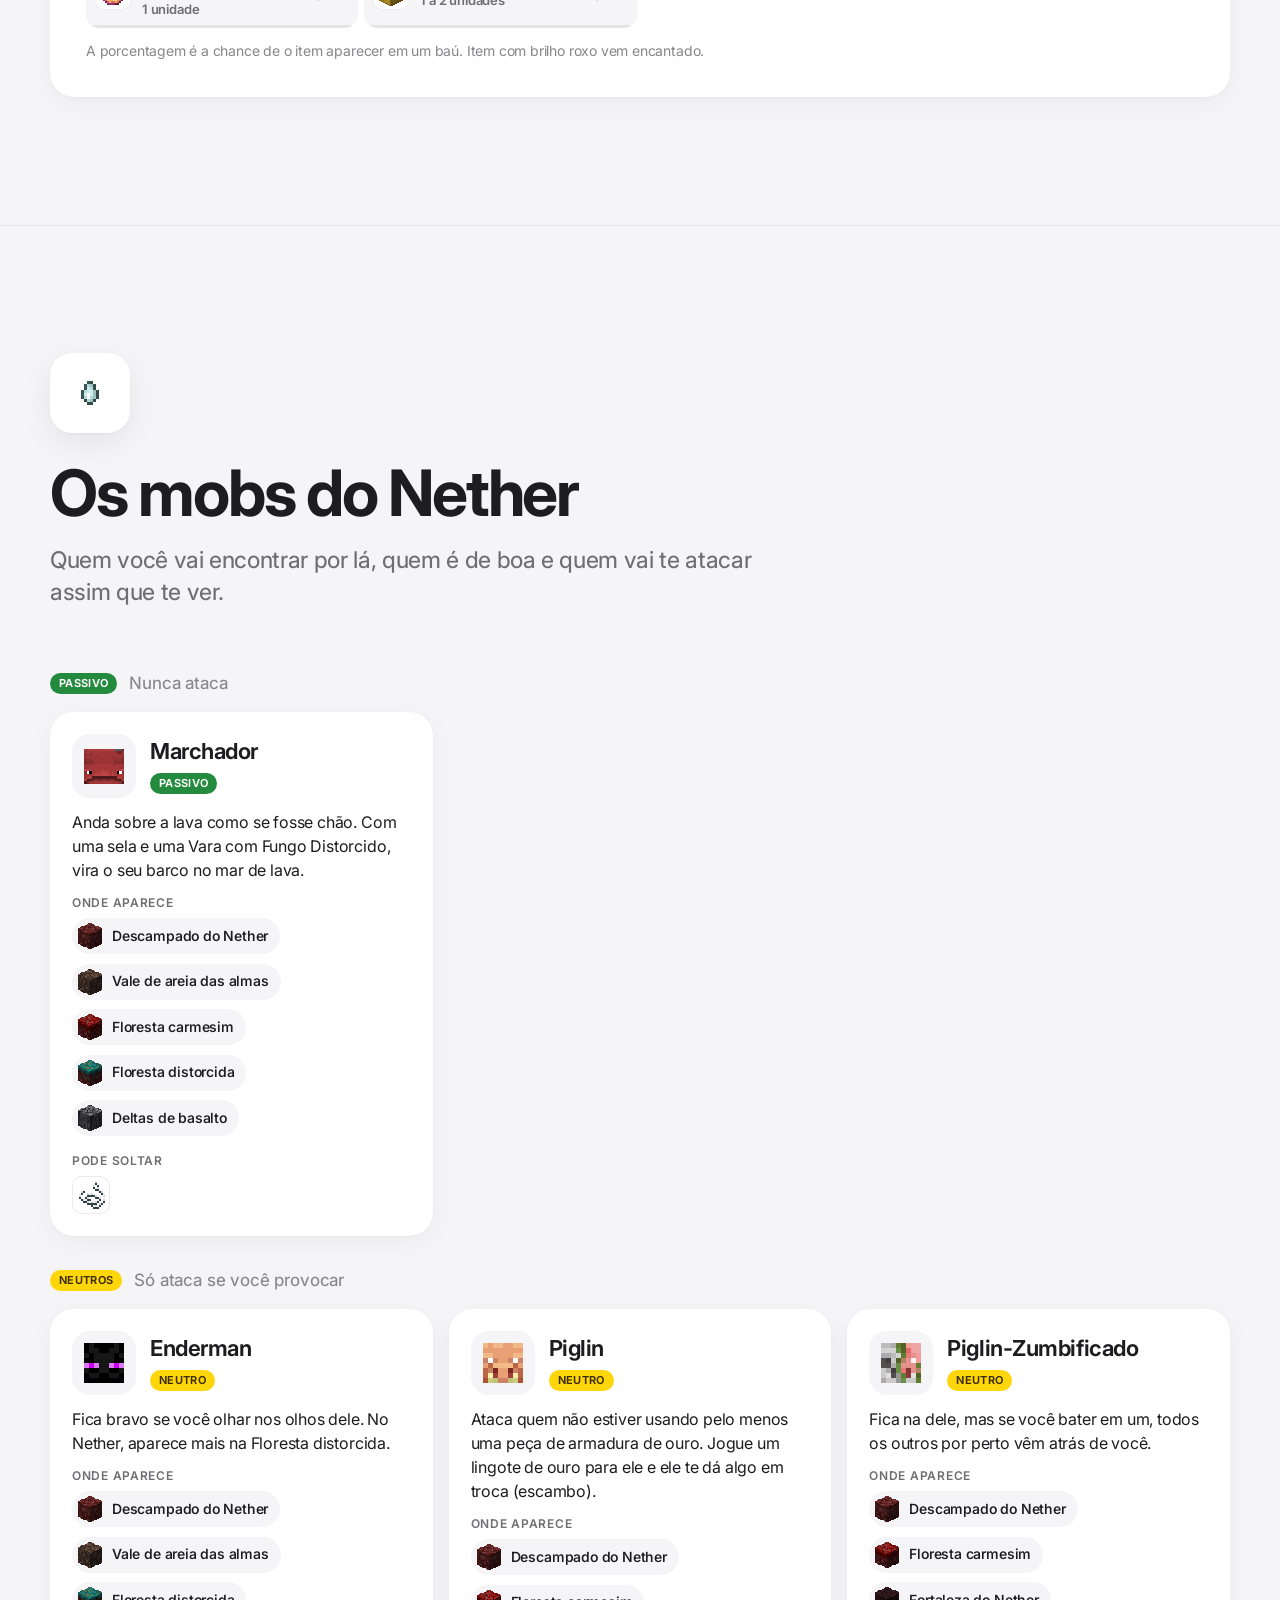
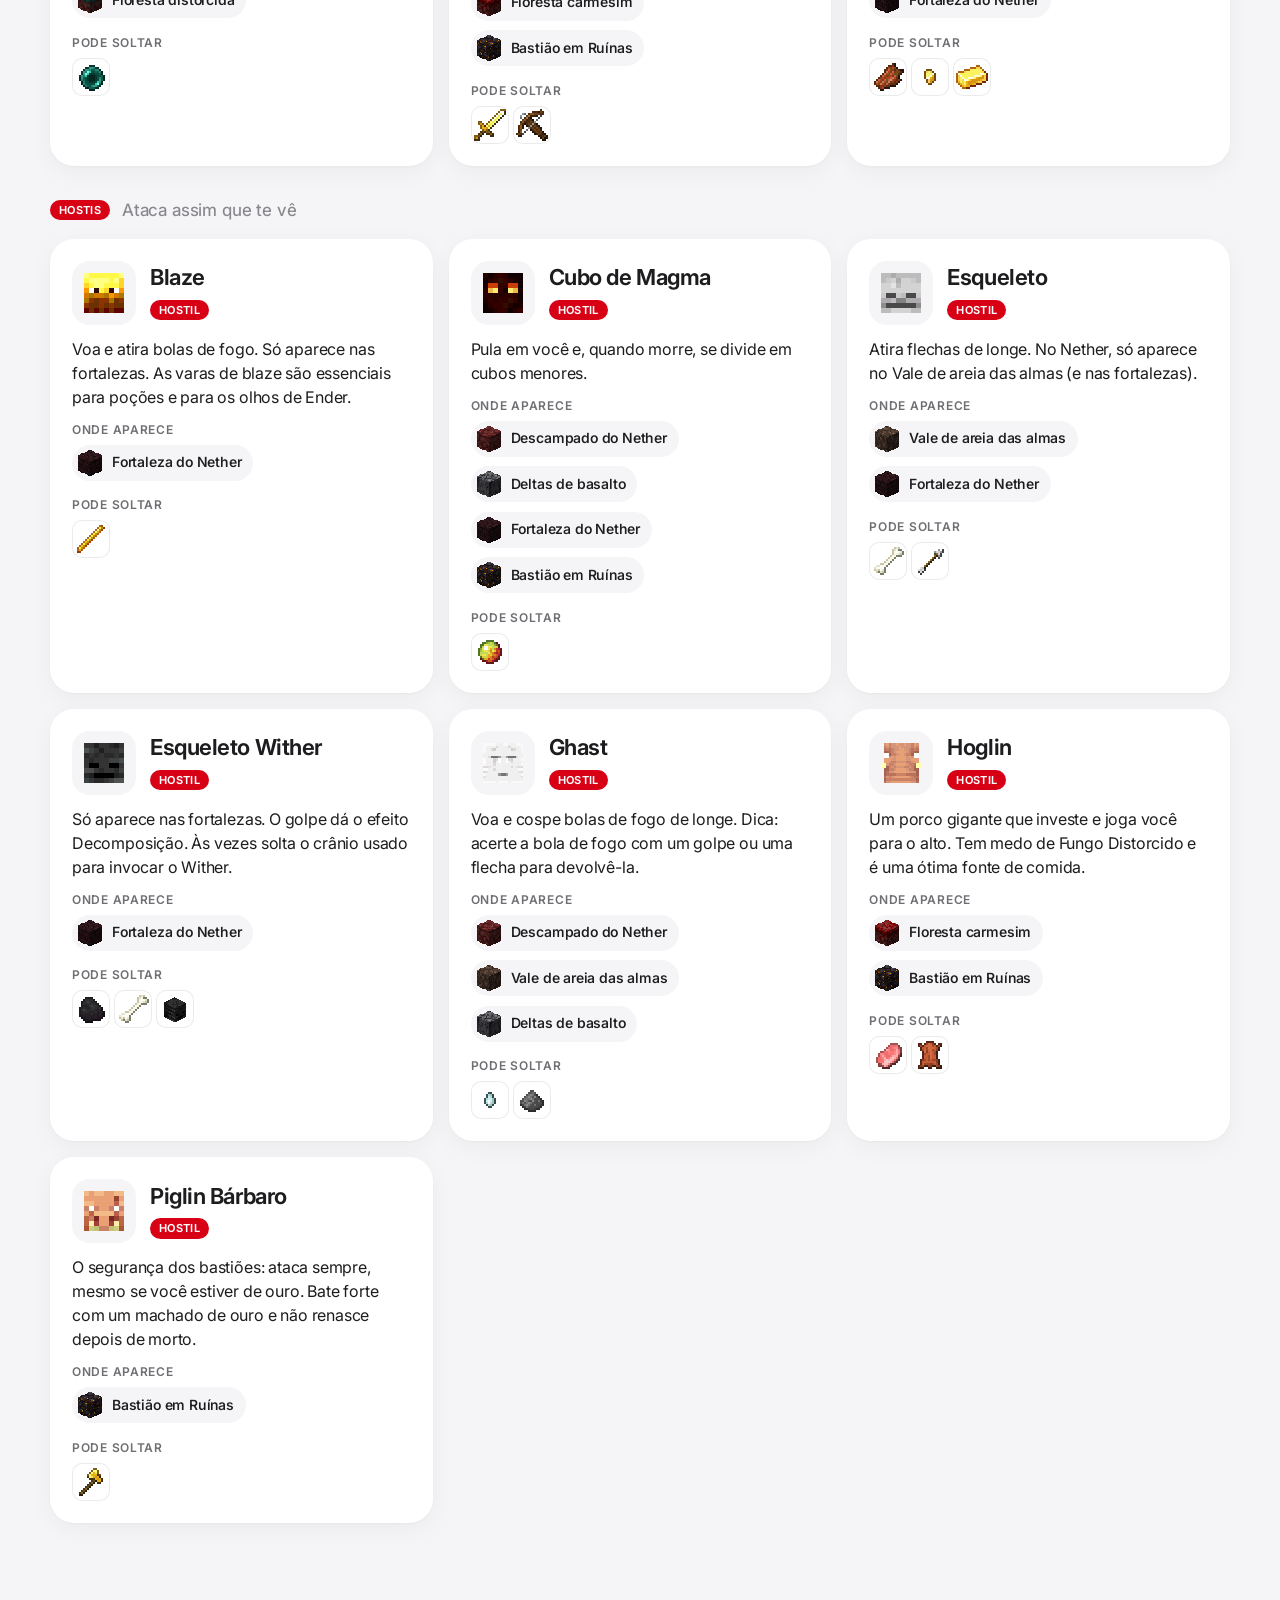
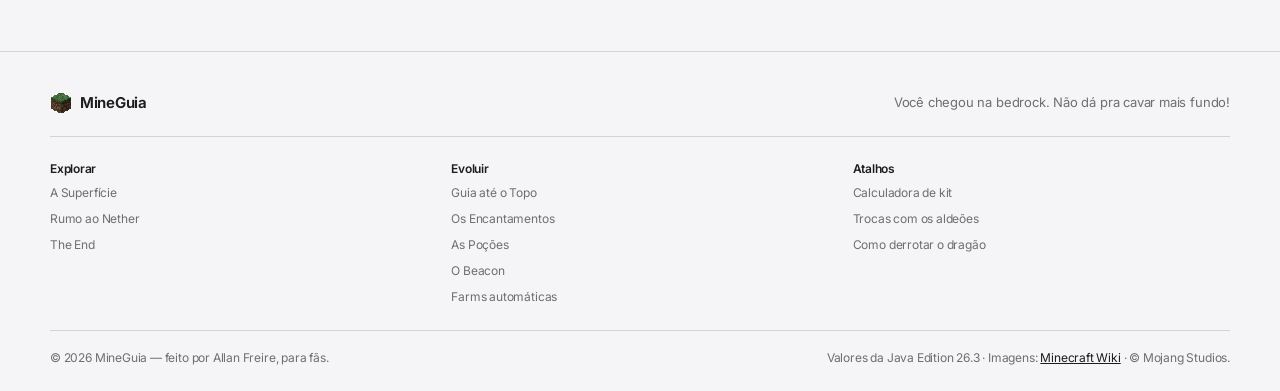
<file: nether.html>
<!doctype html>
<html lang="pt-BR">
<head>
  <meta charset="utf-8">
  <meta name="viewport" content="width=device-width, initial-scale=1">
  <title>Rumo ao Nether — MineGuia</title>
  <meta name="description" content="Os 5 biomas do Nether, os mobs que aparecem em cada um e as estruturas do Nether: fortaleza, bastião em ruínas, fóssil e portal em ruínas, com o que vem em cada baú.">
  <link rel="icon" type="image/png" href="assets/img/itens/netherrack.png">
  <link rel="stylesheet" href="css/style.css">
  <link rel="stylesheet" href="css/minerios.css">
  <link rel="stylesheet" href="css/mundo.css">
  <link rel="stylesheet" href="css/nether.css">
  <link rel="preconnect" href="https://fonts.googleapis.com">
  <link rel="preconnect" href="https://fonts.gstatic.com" crossorigin>
  <link rel="stylesheet" href="https://fonts.googleapis.com/css2?family=Inter:opsz,wght@14..32,400..800&display=swap">
  <link rel="stylesheet" href="css/base.css">
  <link rel="stylesheet" href="css/guias.css">
  <script>document.documentElement.classList.add("js")</script>
</head>
<body class="pagina-nether guia" data-subnav-acao="Guia rápido|#guia-rapido">
  <a class="pular-conteudo" href="#biomas">Pular para os biomas</a>

  <header class="gnav">
    <nav class="gnav-barra" aria-label="Principal">
      <a class="gnav-marca" href="index.html" aria-label="MineGuia, página inicial">
        <img src="assets/img/itens/grass_block.png" alt=""><span>MineGuia</span>
      </a>
      <ul class="gnav-links" id="gnav-links">
        <li><a href="superficie.html"><img src="assets/img/itens/oak_sapling.png" alt=""><span>Superfície</span></a></li>
        <li><a href="minerios.html"><img src="assets/img/itens/diamond_pickaxe.png" alt=""><span>Minérios</span></a></li>
        <li><a href="encantamentos.html"><img src="assets/img/itens/enchanted_book.png" alt=""><span>Encantamentos</span></a></li>
        <li><a href="nether.html" aria-current="page"><img src="assets/img/itens/netherrack.png" alt=""><span>Nether</span></a></li>
        <li><a href="pocoes.html"><img src="assets/img/itens/potion_healing.png" alt=""><span>Poções</span></a></li>
        <li><a href="end.html"><img src="assets/img/itens/eye_of_ender.png" alt=""><span>The End</span></a></li>
        <li><a href="beacon.html"><img src="assets/img/itens/nether_star.png" alt=""><span>Beacon</span></a></li>
        <li><a href="farms.html"><img src="assets/img/itens/redstone.png" alt=""><span>Farms</span></a></li>
      </ul>
      <button class="gnav-abrir" type="button" aria-expanded="false" aria-controls="gnav-links" aria-label="Abrir menu"><span></span><span></span></button>
    </nav>
  </header>

  <main>
    <!-- ===== Topo: o guia rápido ===== -->
    <section class="ceu ceu--nether guia-hero">
      <div class="cinzas" aria-hidden="true"></div>
      <img class="pendurado pendurado--1" src="assets/img/itens/glowstone.png" alt="">
      <img class="pendurado pendurado--2" src="assets/img/itens/glowstone.png" alt="">

      <div class="container">
        <nav class="migalhas" aria-label="Você está aqui">
          <a href="index.html">Início</a> <span aria-hidden="true">›</span> <span>Rumo ao Nether</span>
        </nav>
        <h1 class="guia-titulo">Rumo ao Nether</h1>
        <p class="guia-intro chat">Passou pelo portal? Bem-vindo ao lugar mais quente do Minecraft! Aqui estão <a href="#biomas">os 5 biomas</a>, os mobs que aparecem em cada um, <a href="#estruturas">as estruturas</a> com tudo o que vem nos baús e <a href="#mobs">todos os mobs do Nether</a>.</p>

        <!-- montado por js/nether.js -->
        <div class="jornada guia-rapido" id="guia-rapido">
          <h2 class="jornada-titulo">Guia rápido: clique em um bioma ou em uma estrutura</h2>
          <h3 class="atalhos-titulo">Biomas</h3>
          <div class="atalhos" id="atalhos-biomas"></div>
          <h3 class="atalhos-titulo">Estruturas</h3>
          <div class="atalhos" id="atalhos-estruturas"></div>
          <p class="trilha-dica">Arraste para o lado para ver todos →</p>
        </div>
      </div>
      <div class="chao chao--nether" aria-hidden="true"></div>
    </section>

    <!-- ===== Biomas ===== -->
    <section class="secao" id="biomas" data-subnav="Biomas" aria-labelledby="titulo-biomas">
      <div class="container">
        <h2 class="titulo-secao" id="titulo-biomas"><img src="assets/img/itens/crimson_nylium.png" alt="">Os biomas do Nether</h2>
        <p class="secao-desc">O Nether tem 5 biomas, cada um com a sua cor, os seus blocos e os seus mobs. Os mobs estão do mais comum para o mais raro, do jeito que o jogo sorteia quem aparece.</p>
        <div class="lista-cards" id="lista-biomas"></div>
      </div>
    </section>

    <!-- ===== Estruturas ===== -->
    <section class="secao secao--tijolos" id="estruturas" data-subnav="Estruturas" aria-labelledby="titulo-estruturas">
      <div class="container">
        <h2 class="titulo-secao" id="titulo-estruturas"><img src="assets/img/itens/nether_bricks.png" alt="">As estruturas do Nether</h2>
        <p class="secao-desc">São 4 construções que o jogo espalha pelo Nether. Veja onde cada uma aparece, quem mora lá e o que tem nos baús — com a chance de cada item aparecer em um baú.</p>
        <div class="lista-cards" id="lista-estruturas"></div>
      </div>
    </section>

    <!-- ===== Mobs ===== -->
    <section class="secao" id="mobs" data-subnav="Mobs" aria-labelledby="titulo-mobs">
      <div class="container">
        <h2 class="titulo-secao" id="titulo-mobs"><img src="assets/img/itens/ghast_tear.png" alt="">Os mobs do Nether</h2>
        <p class="secao-desc">Quem você vai encontrar por lá, quem é de boa e quem vai te atacar assim que te ver.</p>
        <div id="lista-mobs"></div>
      </div>
    </section>
  </main>

  <footer class="gfoot">
    <div class="gfoot-dentro">
      <div class="gfoot-topo">
        <a class="gfoot-marca" href="index.html"><img src="assets/img/itens/grass_block.png" alt=""><span>MineGuia</span></a>
        <p class="gfoot-frase">Você chegou na bedrock. Não dá pra cavar mais fundo!</p>
      </div>
      <nav class="gfoot-colunas" aria-label="Todos os guias">
        <div>
          <h2>Explorar</h2>
          <ul>
            <li><a href="superficie.html">A Superfície</a></li>
            <li><a href="nether.html">Rumo ao Nether</a></li>
            <li><a href="end.html">The End</a></li>
          </ul>
        </div>
        <div>
          <h2>Evoluir</h2>
          <ul>
            <li><a href="minerios.html">Guia até o Topo</a></li>
            <li><a href="encantamentos.html">Os Encantamentos</a></li>
            <li><a href="pocoes.html">As Poções</a></li>
            <li><a href="beacon.html">O Beacon</a></li>
            <li><a href="farms.html">Farms automáticas</a></li>
          </ul>
        </div>
        <div>
          <h2>Atalhos</h2>
          <ul>
            <li><a href="minerios.html#calculadora">Calculadora de kit</a></li>
            <li><a href="minerios.html#aldeoes">Trocas com os aldeões</a></li>
            <li><a href="end.html#passo-dragao">Como derrotar o dragão</a></li>
          </ul>
        </div>
      </nav>
      <div class="gfoot-meta">
        <p>© <span data-ano>2026</span> MineGuia — feito por Allan Freire, para fãs.</p>
        <p>Valores da Java Edition 26.3 · Imagens: <a href="https://minecraft.wiki" target="_blank" rel="noopener">Minecraft Wiki</a> · © Mojang Studios.</p>
      </div>
    </div>
  </footer>

  <script src="js/main.js"></script>
  <script src="js/site.js"></script>
  <script src="js/dados-nether.js"></script>
  <script src="js/nether.js"></script>
</body>
</html>
</file>
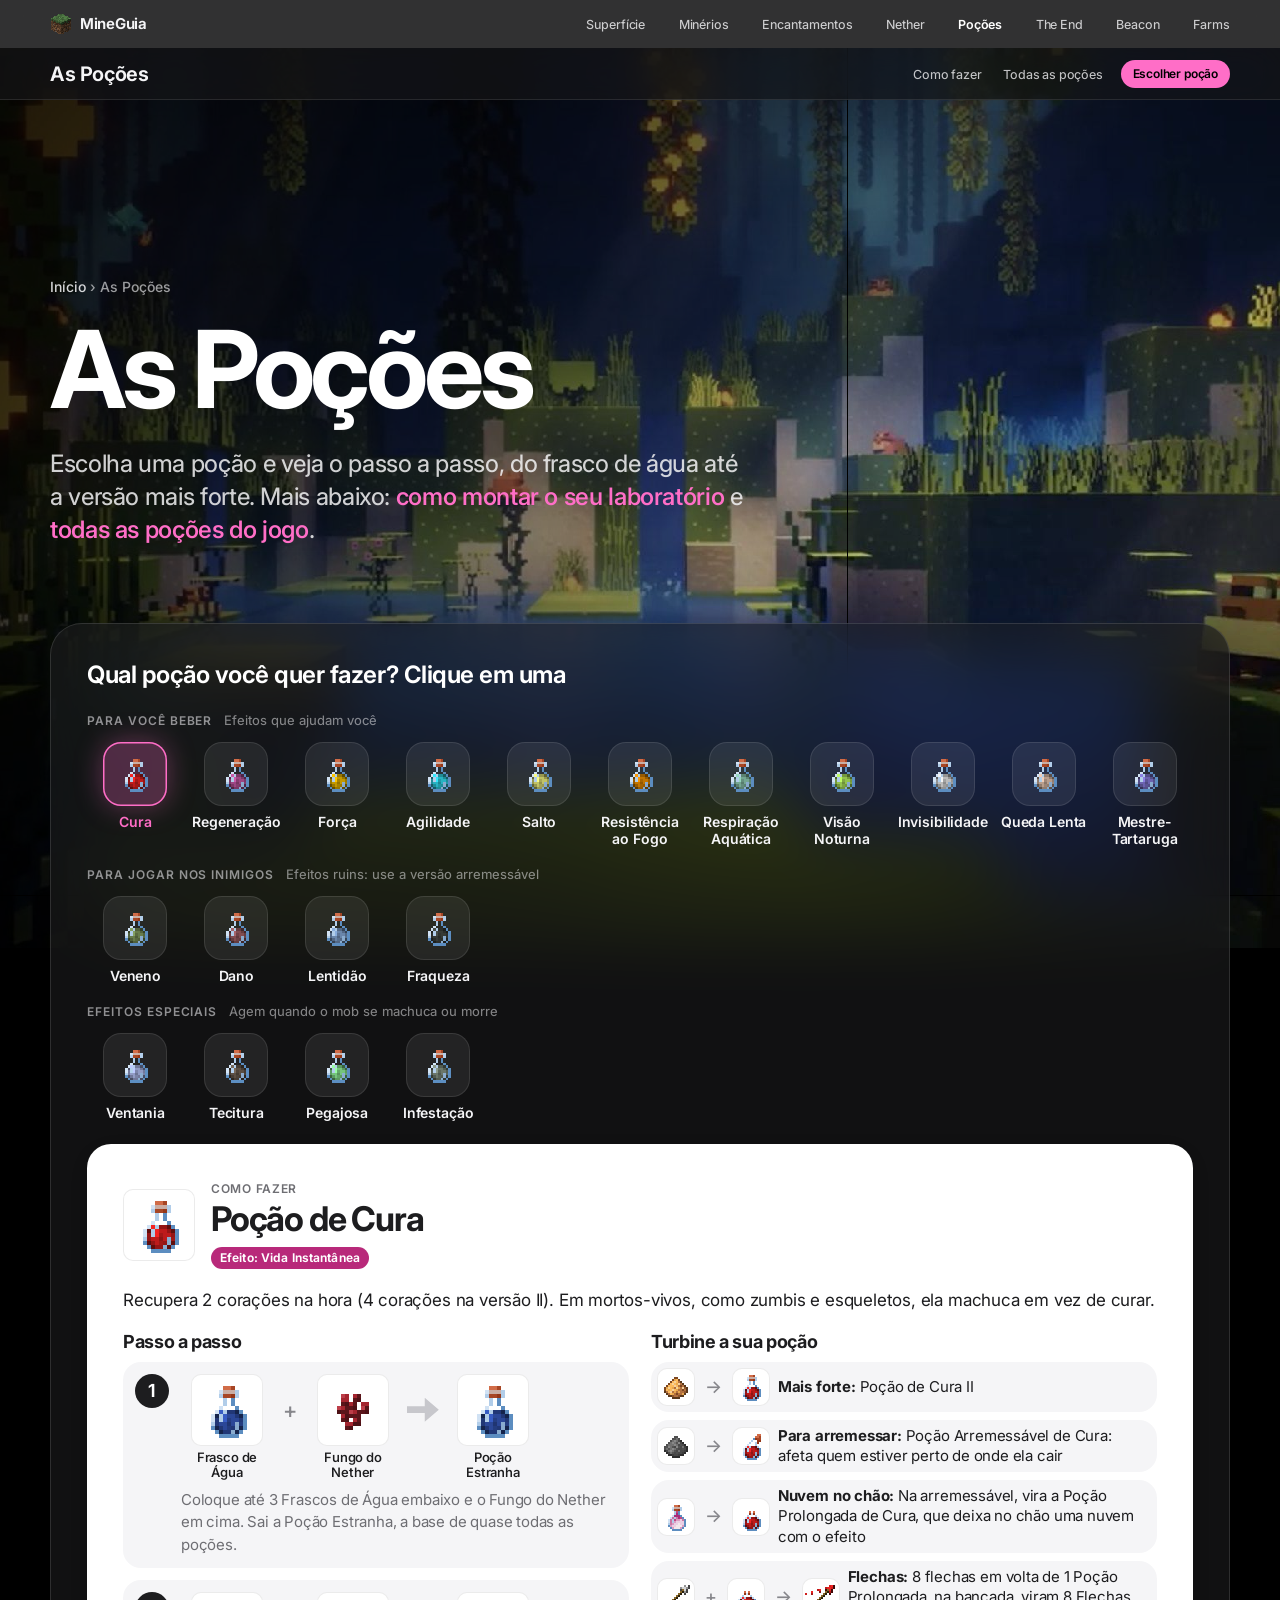
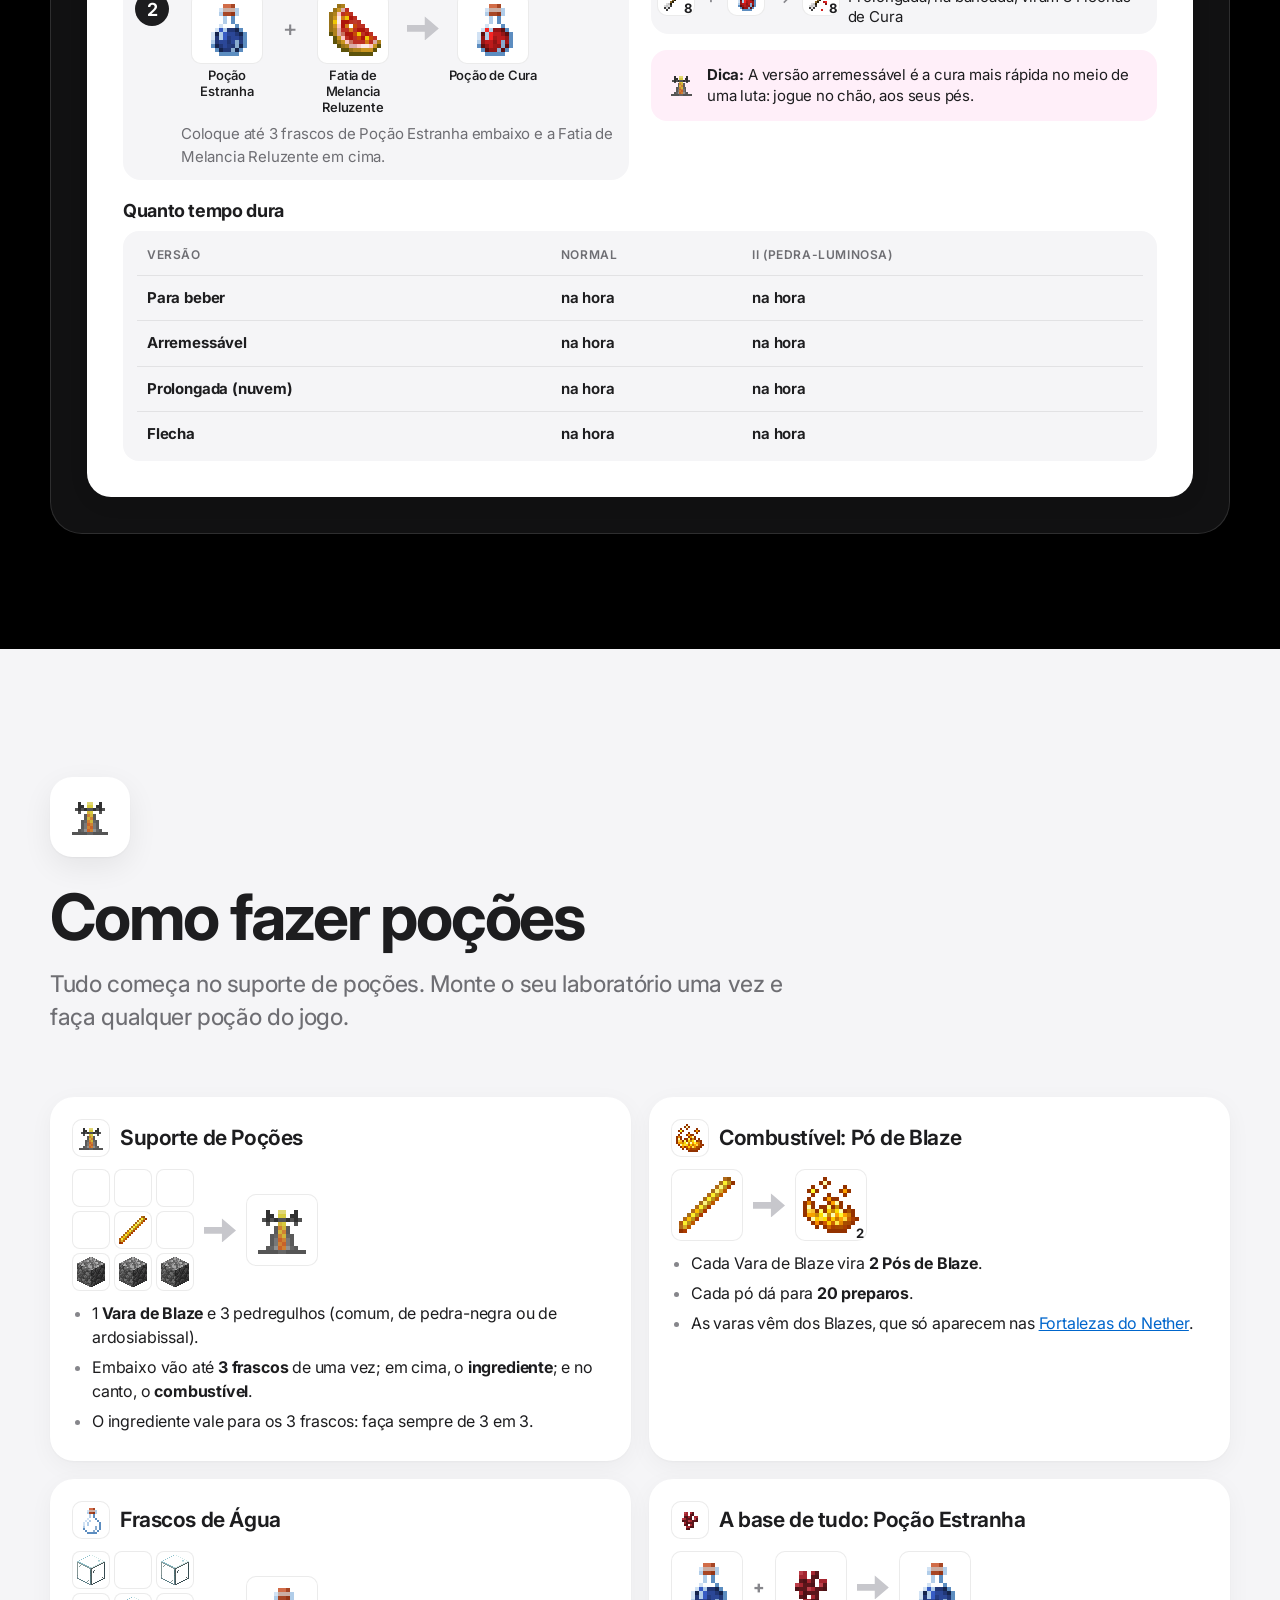
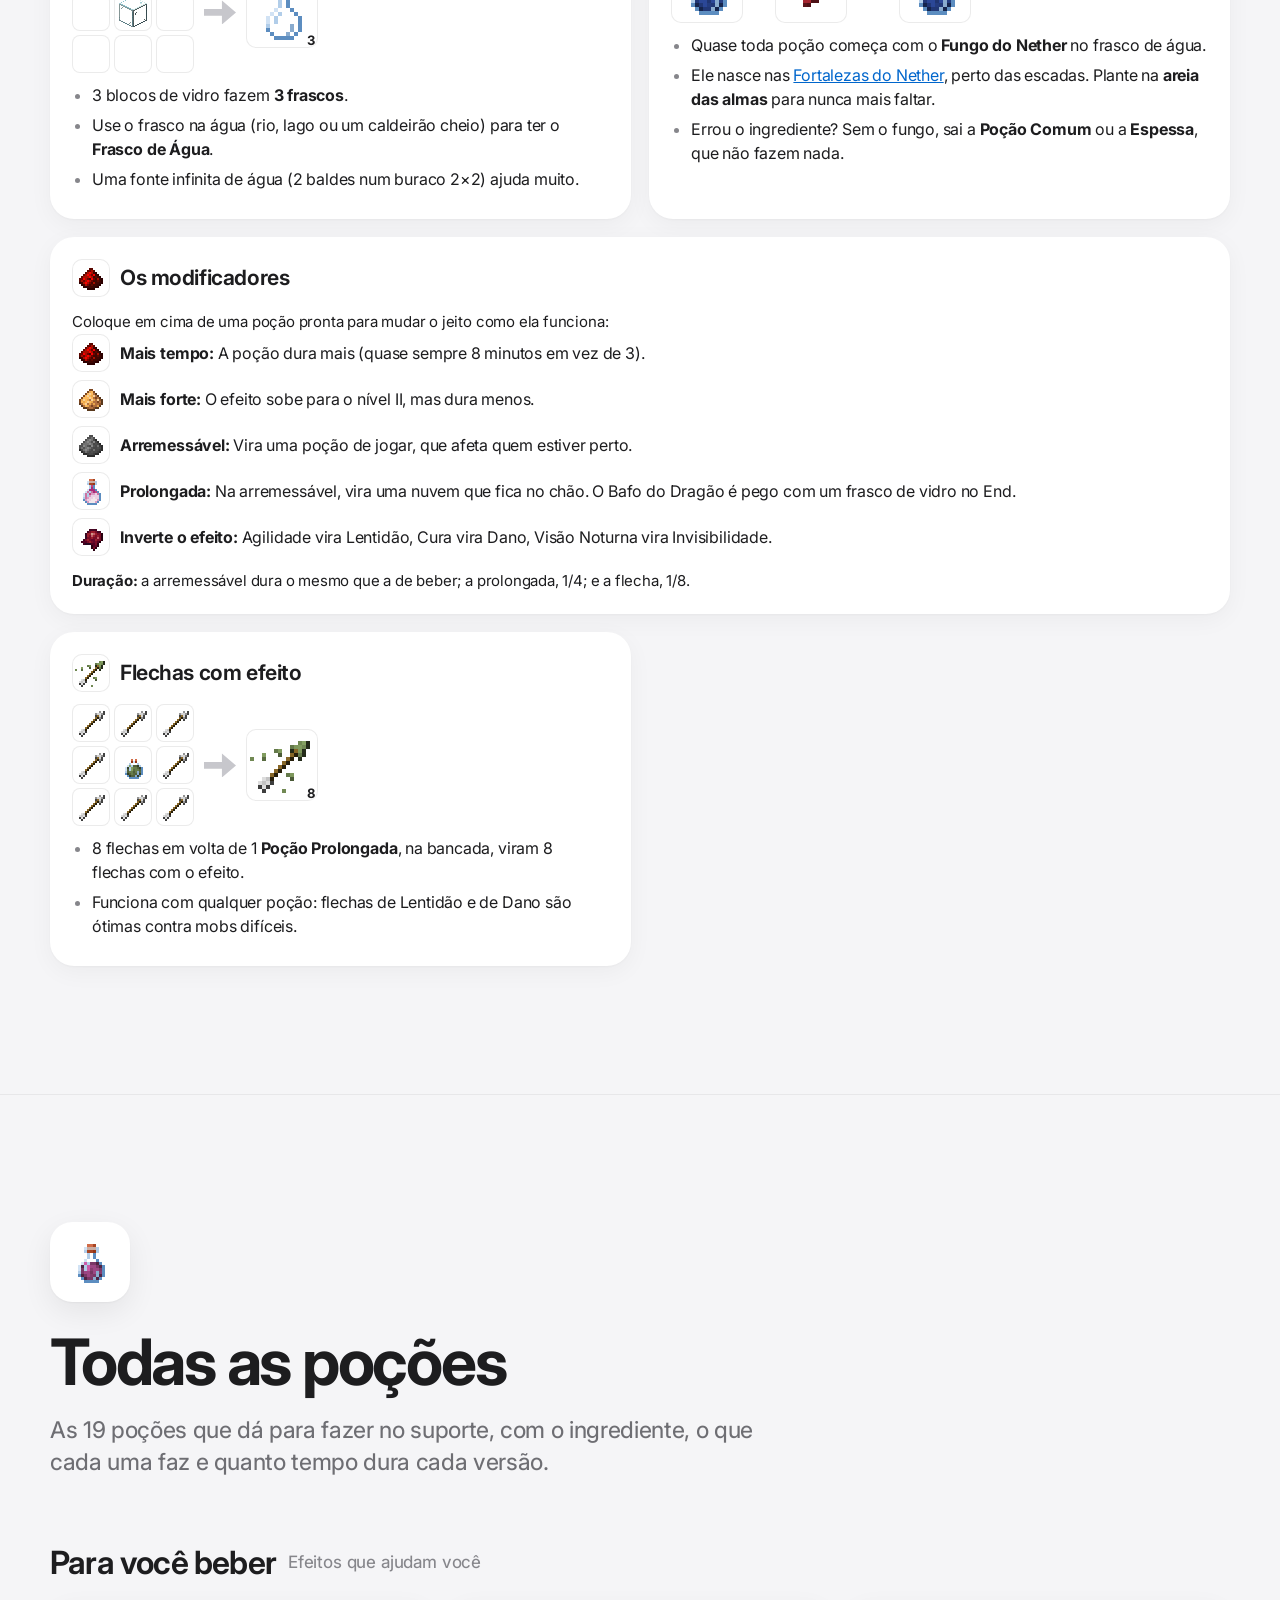
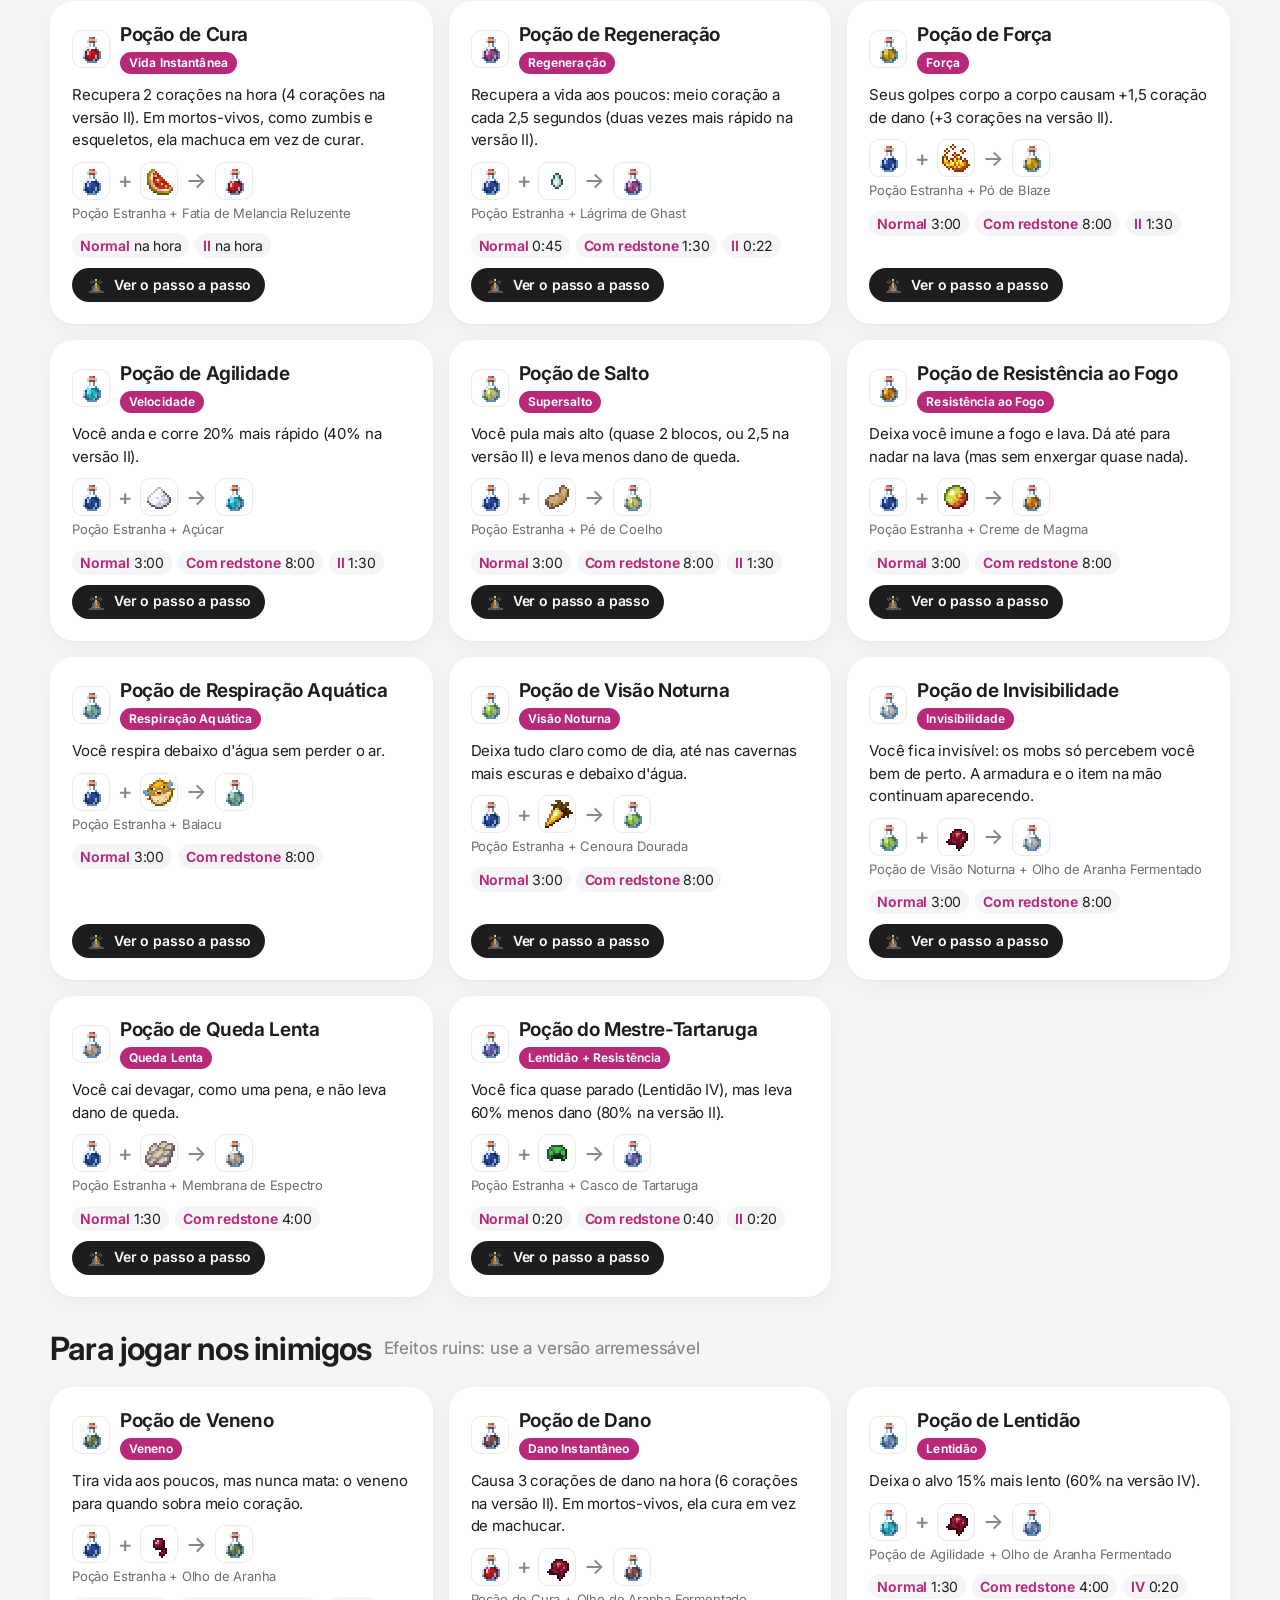
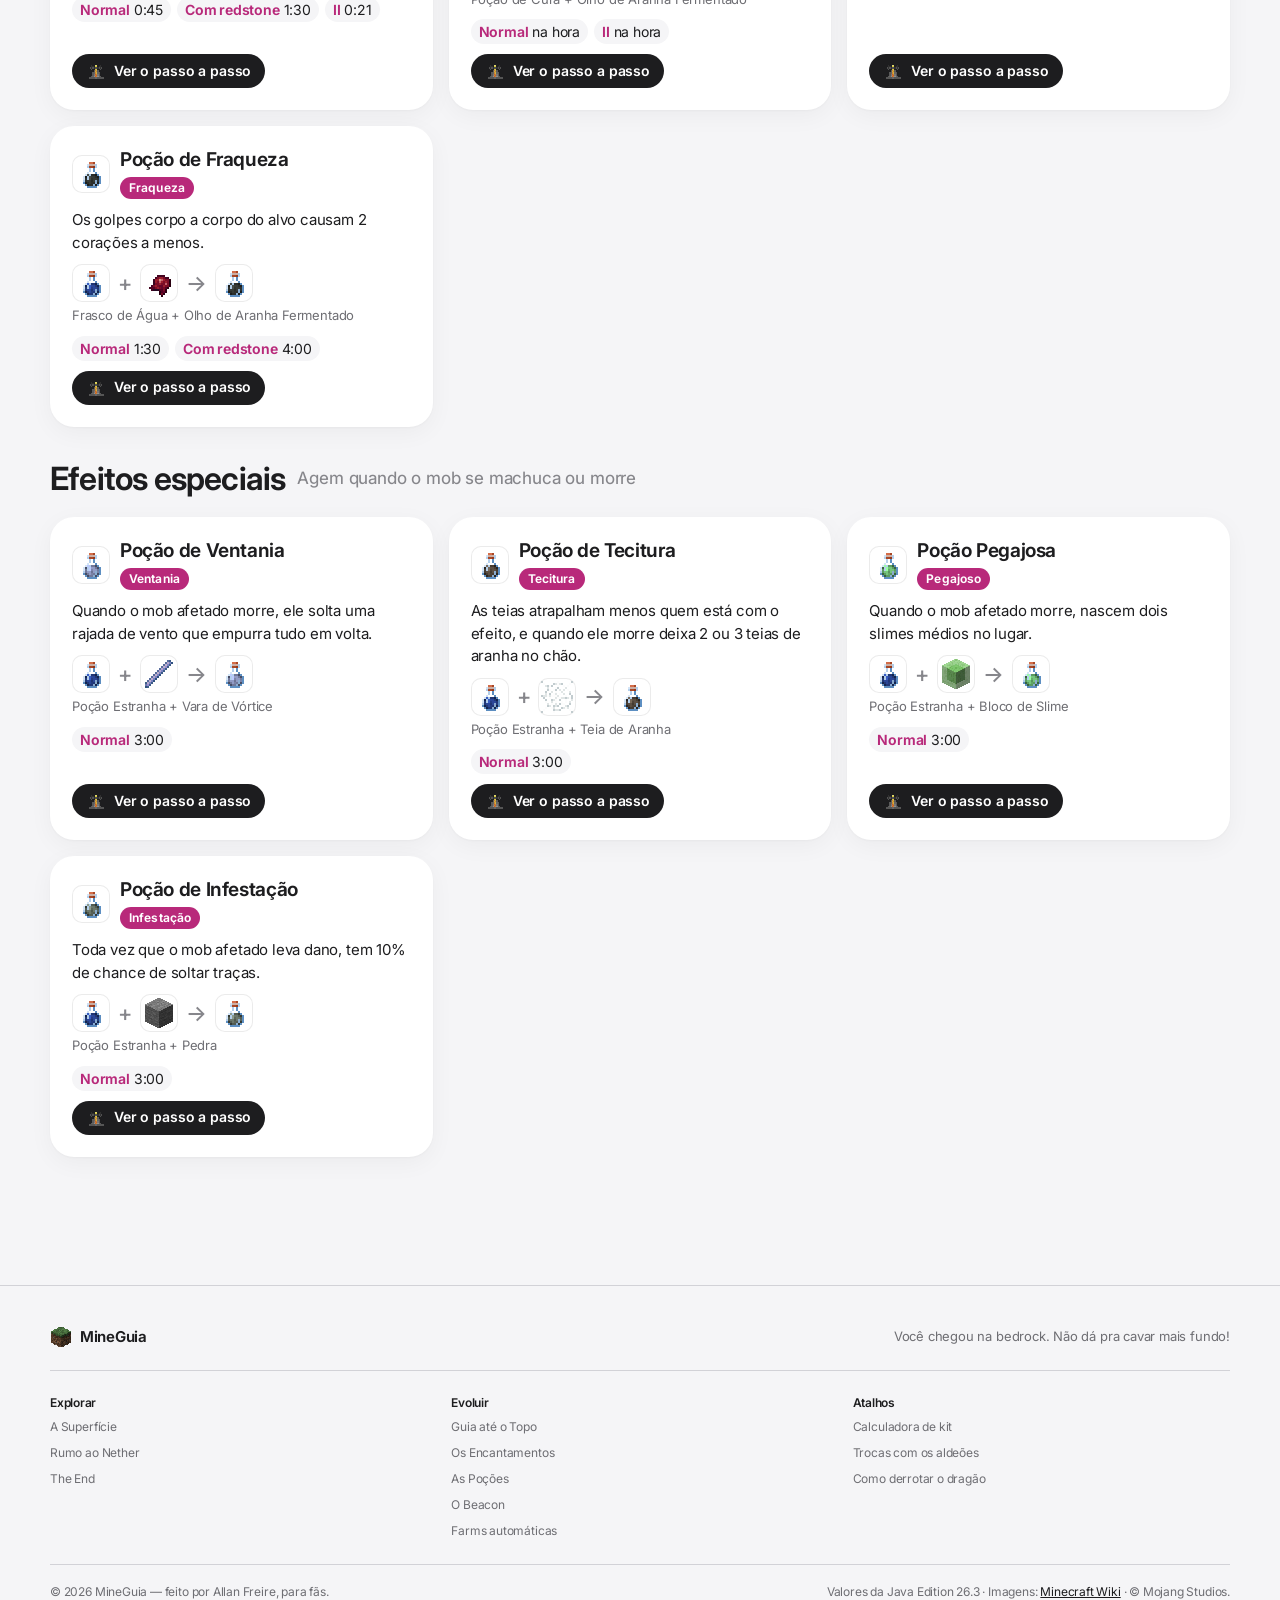
<file: pocoes.html>
<!doctype html>
<html lang="pt-BR">
<head>
  <meta charset="utf-8">
  <meta name="viewport" content="width=device-width, initial-scale=1">
  <title>As Poções — MineGuia</title>
  <meta name="description" content="Como fazer cada poção do Minecraft, passo a passo: o suporte de poções, os ingredientes, as versões mais fortes e mais longas, as arremessáveis e as flechas com efeito.">
  <link rel="icon" type="image/png" href="assets/img/itens/potion_healing.png">
  <link rel="stylesheet" href="css/style.css">
  <link rel="stylesheet" href="css/minerios.css">
  <link rel="stylesheet" href="css/encantamentos.css">
  <link rel="stylesheet" href="css/pocoes.css">
  <link rel="preconnect" href="https://fonts.googleapis.com">
  <link rel="preconnect" href="https://fonts.gstatic.com" crossorigin>
  <link rel="stylesheet" href="https://fonts.googleapis.com/css2?family=Inter:opsz,wght@14..32,400..800&display=swap">
  <link rel="stylesheet" href="css/base.css">
  <link rel="stylesheet" href="css/guias.css">
  <script>document.documentElement.classList.add("js")</script>
</head>
<body class="pagina-pocoes guia" data-subnav-acao="Escolher poção|#escolher">
  <a class="pular-conteudo" href="#todas">Pular para todas as poções</a>

  <header class="gnav">
    <nav class="gnav-barra" aria-label="Principal">
      <a class="gnav-marca" href="index.html" aria-label="MineGuia, página inicial">
        <img src="assets/img/itens/grass_block.png" alt=""><span>MineGuia</span>
      </a>
      <ul class="gnav-links" id="gnav-links">
        <li><a href="superficie.html"><img src="assets/img/itens/oak_sapling.png" alt=""><span>Superfície</span></a></li>
        <li><a href="minerios.html"><img src="assets/img/itens/diamond_pickaxe.png" alt=""><span>Minérios</span></a></li>
        <li><a href="encantamentos.html"><img src="assets/img/itens/enchanted_book.png" alt=""><span>Encantamentos</span></a></li>
        <li><a href="nether.html"><img src="assets/img/itens/netherrack.png" alt=""><span>Nether</span></a></li>
        <li><a href="pocoes.html" aria-current="page"><img src="assets/img/itens/potion_healing.png" alt=""><span>Poções</span></a></li>
        <li><a href="end.html"><img src="assets/img/itens/eye_of_ender.png" alt=""><span>The End</span></a></li>
        <li><a href="beacon.html"><img src="assets/img/itens/nether_star.png" alt=""><span>Beacon</span></a></li>
        <li><a href="farms.html"><img src="assets/img/itens/redstone.png" alt=""><span>Farms</span></a></li>
      </ul>
      <button class="gnav-abrir" type="button" aria-expanded="false" aria-controls="gnav-links" aria-label="Abrir menu"><span></span><span></span></button>
    </nav>
  </header>

  <main>
    <!-- ===== Topo: escolha uma poção e veja como fazer ===== -->
    <section class="ceu ceu--pocoes guia-hero">
      <div class="bolhas" aria-hidden="true"></div>
      <div class="lua" aria-hidden="true"></div>

      <div class="container">
        <nav class="migalhas" aria-label="Você está aqui">
          <a href="index.html">Início</a> <span aria-hidden="true">›</span> <span>As Poções</span>
        </nav>
        <h1 class="guia-titulo">As Poções</h1>
        <p class="guia-intro chat">Escolha uma poção e veja o passo a passo, do frasco de água até a versão mais forte. Mais abaixo: <a href="#como-fazer">como montar o seu laboratório</a> e <a href="#todas">todas as poções do jogo</a>.</p>

        <!-- montado por js/pocoes.js -->
        <div class="jornada escolha-pocao" id="escolher">
          <h2 class="jornada-titulo">Qual poção você quer fazer? Clique em uma</h2>
          <div id="seletor-pocoes"></div>
          <p class="trilha-dica">Arraste para o lado para ver todas →</p>
          <div id="receita-resultado" aria-live="polite"></div>
        </div>
      </div>
      <div class="chao" aria-hidden="true"></div>
    </section>

    <!-- ===== Como fazer poções ===== -->
    <section class="secao" id="como-fazer" data-subnav="Como fazer" aria-labelledby="titulo-como">
      <div class="container">
        <h2 class="titulo-secao" id="titulo-como"><img src="assets/img/itens/brewing_stand.png" alt="">Como fazer poções</h2>
        <p class="secao-desc">Tudo começa no suporte de poções. Monte o seu laboratório uma vez e faça qualquer poção do jogo.</p>
        <div id="como-app"></div>
      </div>
    </section>

    <!-- ===== Todas as poções ===== -->
    <section class="secao secao--pocoes" id="todas" data-subnav="Todas as poções" aria-labelledby="titulo-todas">
      <div class="container">
        <h2 class="titulo-secao" id="titulo-todas"><img src="assets/img/itens/potion_regeneration.png" alt="">Todas as poções</h2>
        <p class="secao-desc">As 19 poções que dá para fazer no suporte, com o ingrediente, o que cada uma faz e quanto tempo dura cada versão.</p>
        <div id="todas-app"></div>
      </div>
    </section>
  </main>

  <footer class="gfoot">
    <div class="gfoot-dentro">
      <div class="gfoot-topo">
        <a class="gfoot-marca" href="index.html"><img src="assets/img/itens/grass_block.png" alt=""><span>MineGuia</span></a>
        <p class="gfoot-frase">Você chegou na bedrock. Não dá pra cavar mais fundo!</p>
      </div>
      <nav class="gfoot-colunas" aria-label="Todos os guias">
        <div>
          <h2>Explorar</h2>
          <ul>
            <li><a href="superficie.html">A Superfície</a></li>
            <li><a href="nether.html">Rumo ao Nether</a></li>
            <li><a href="end.html">The End</a></li>
          </ul>
        </div>
        <div>
          <h2>Evoluir</h2>
          <ul>
            <li><a href="minerios.html">Guia até o Topo</a></li>
            <li><a href="encantamentos.html">Os Encantamentos</a></li>
            <li><a href="pocoes.html">As Poções</a></li>
            <li><a href="beacon.html">O Beacon</a></li>
            <li><a href="farms.html">Farms automáticas</a></li>
          </ul>
        </div>
        <div>
          <h2>Atalhos</h2>
          <ul>
            <li><a href="minerios.html#calculadora">Calculadora de kit</a></li>
            <li><a href="minerios.html#aldeoes">Trocas com os aldeões</a></li>
            <li><a href="end.html#passo-dragao">Como derrotar o dragão</a></li>
          </ul>
        </div>
      </nav>
      <div class="gfoot-meta">
        <p>© <span data-ano>2026</span> MineGuia — feito por Allan Freire, para fãs.</p>
        <p>Valores da Java Edition 26.3 · Imagens: <a href="https://minecraft.wiki" target="_blank" rel="noopener">Minecraft Wiki</a> · © Mojang Studios.</p>
      </div>
    </div>
  </footer>

  <script src="js/main.js"></script>
  <script src="js/site.js"></script>
  <script src="js/dados-pocoes.js"></script>
  <script src="js/pocoes.js"></script>
</body>
</html>
</file>
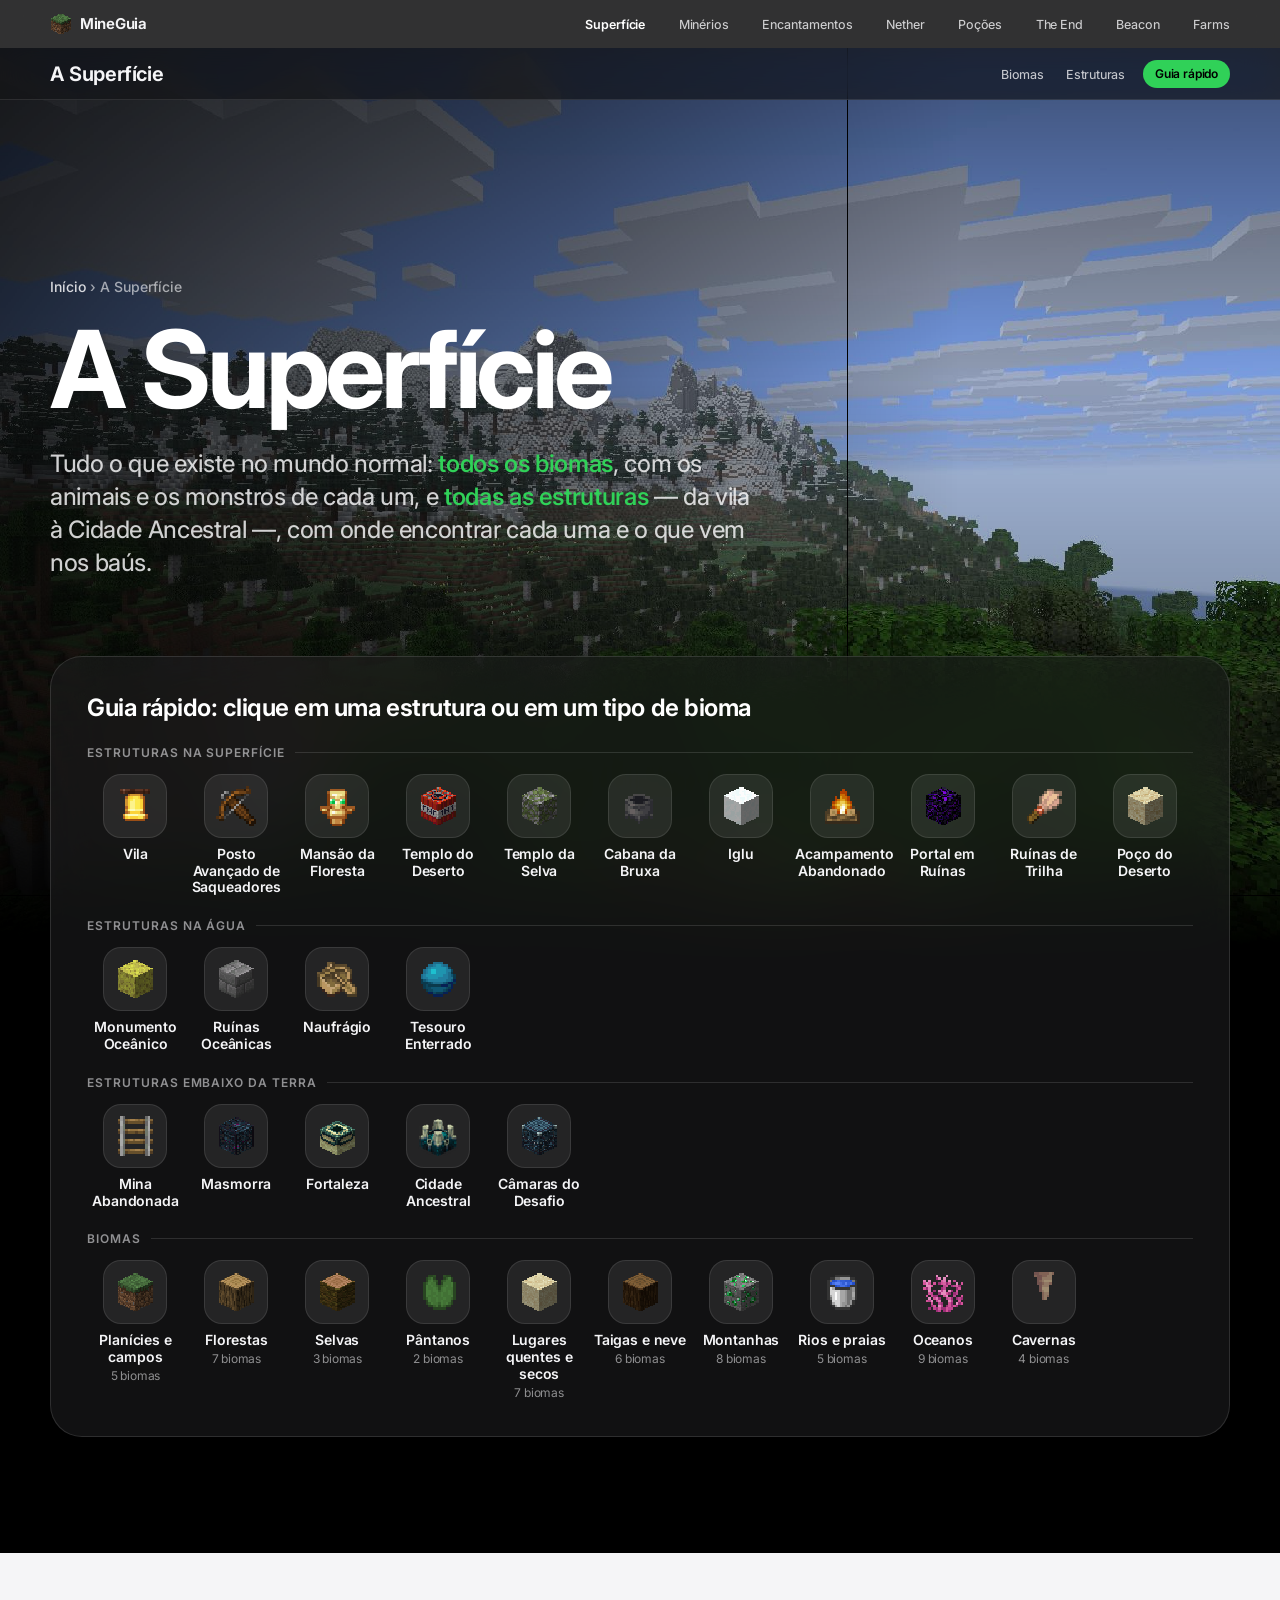
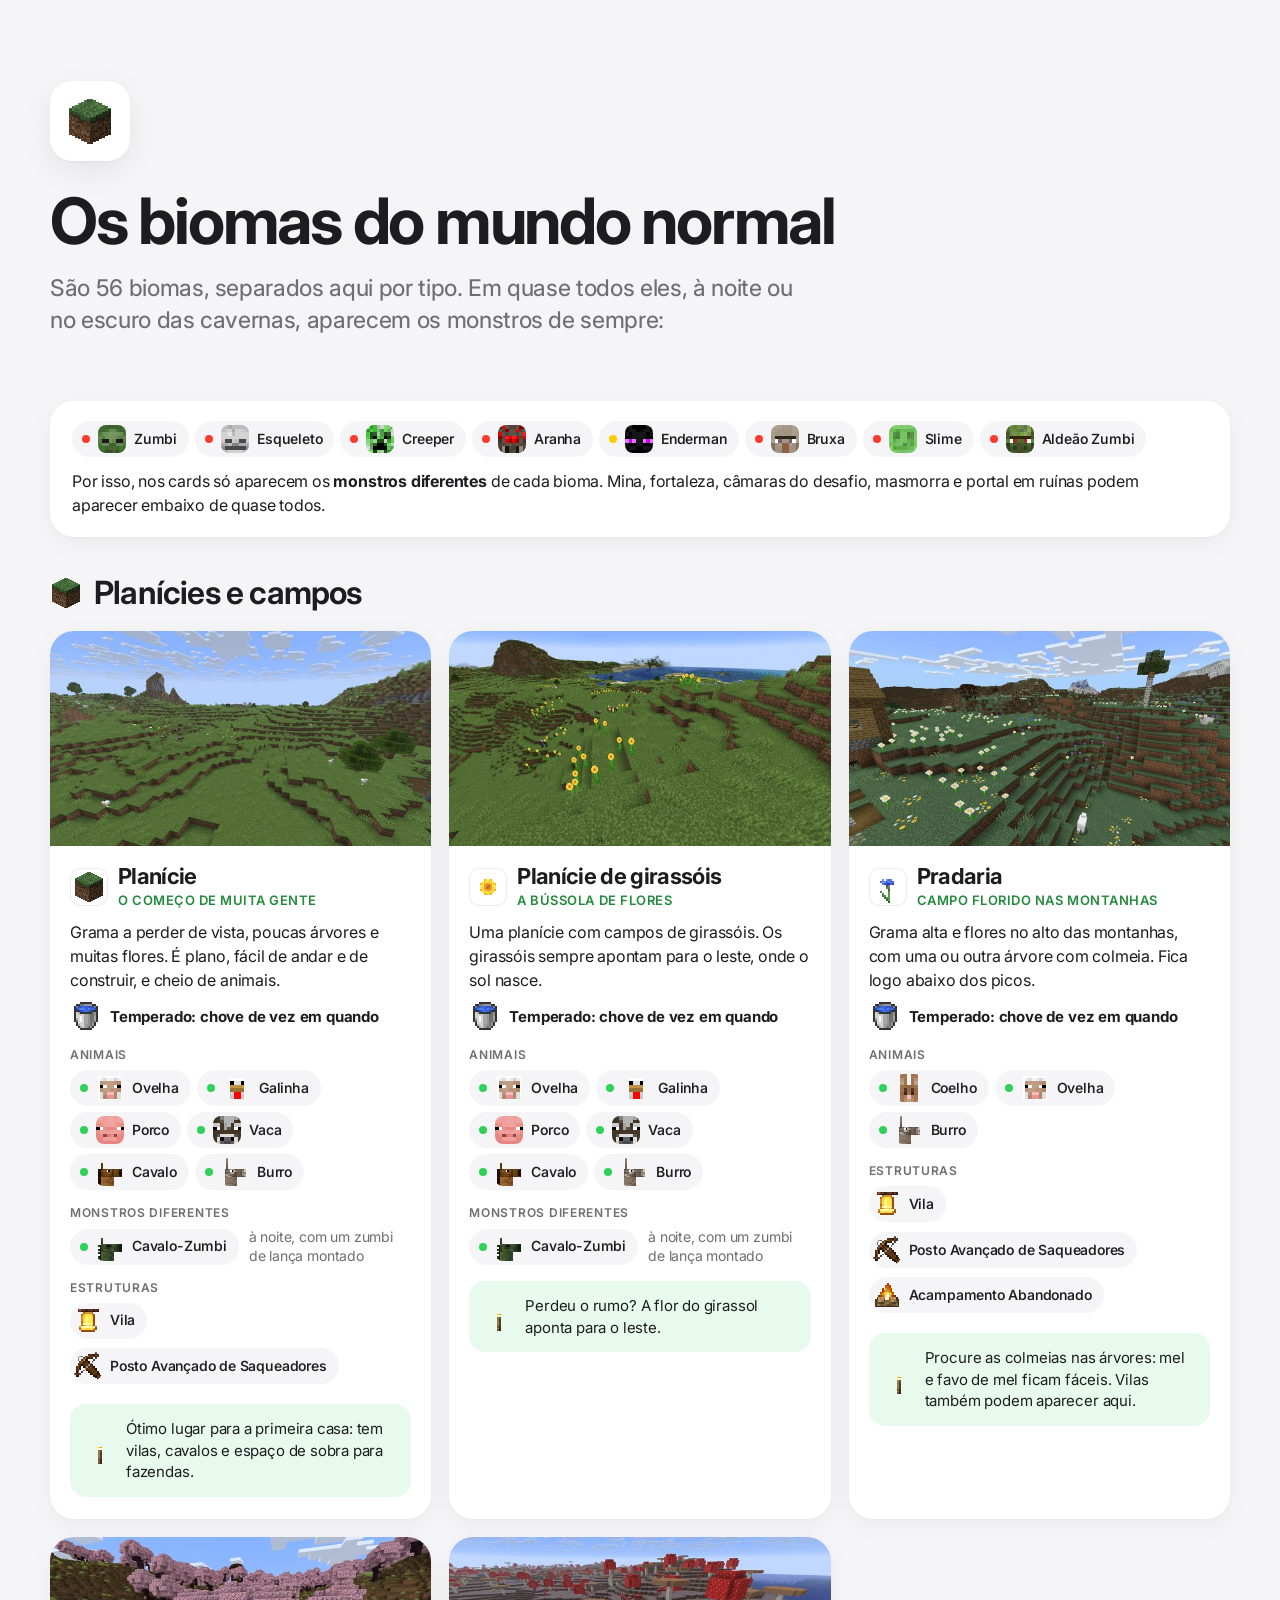
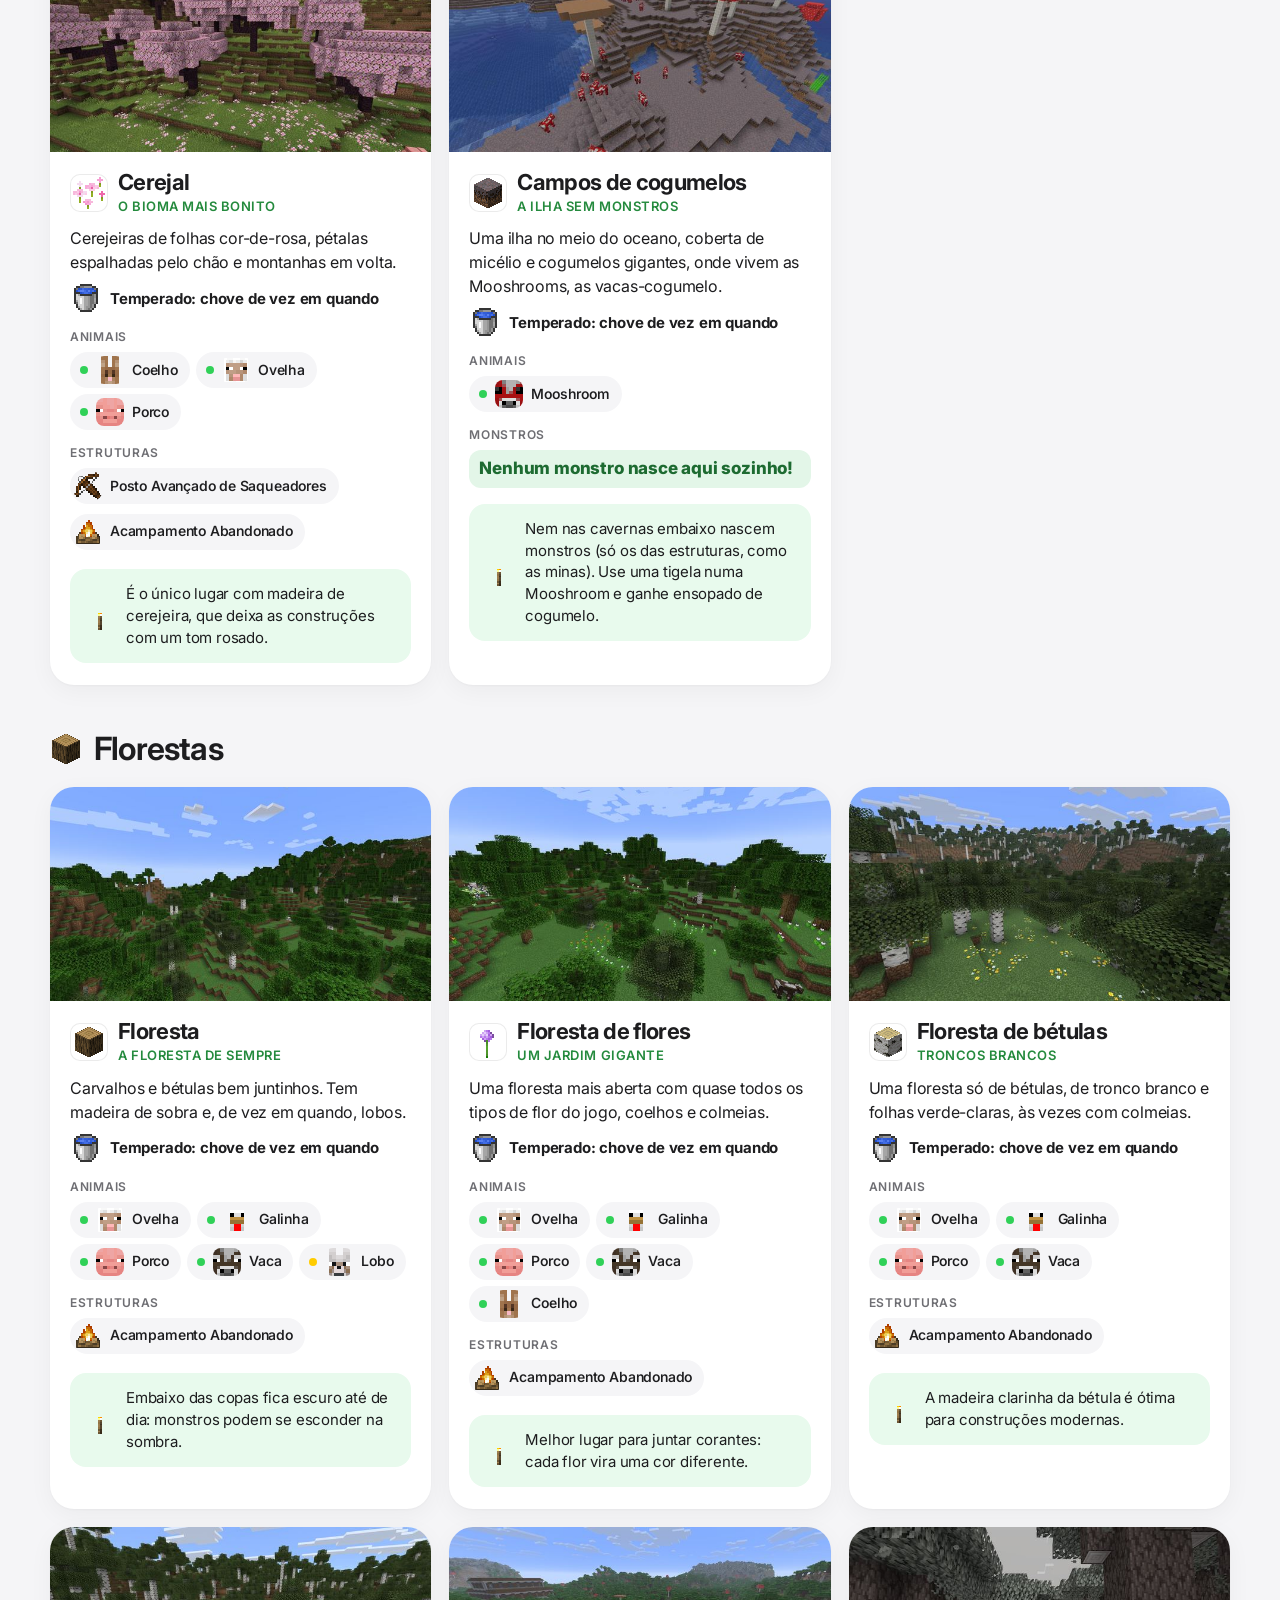
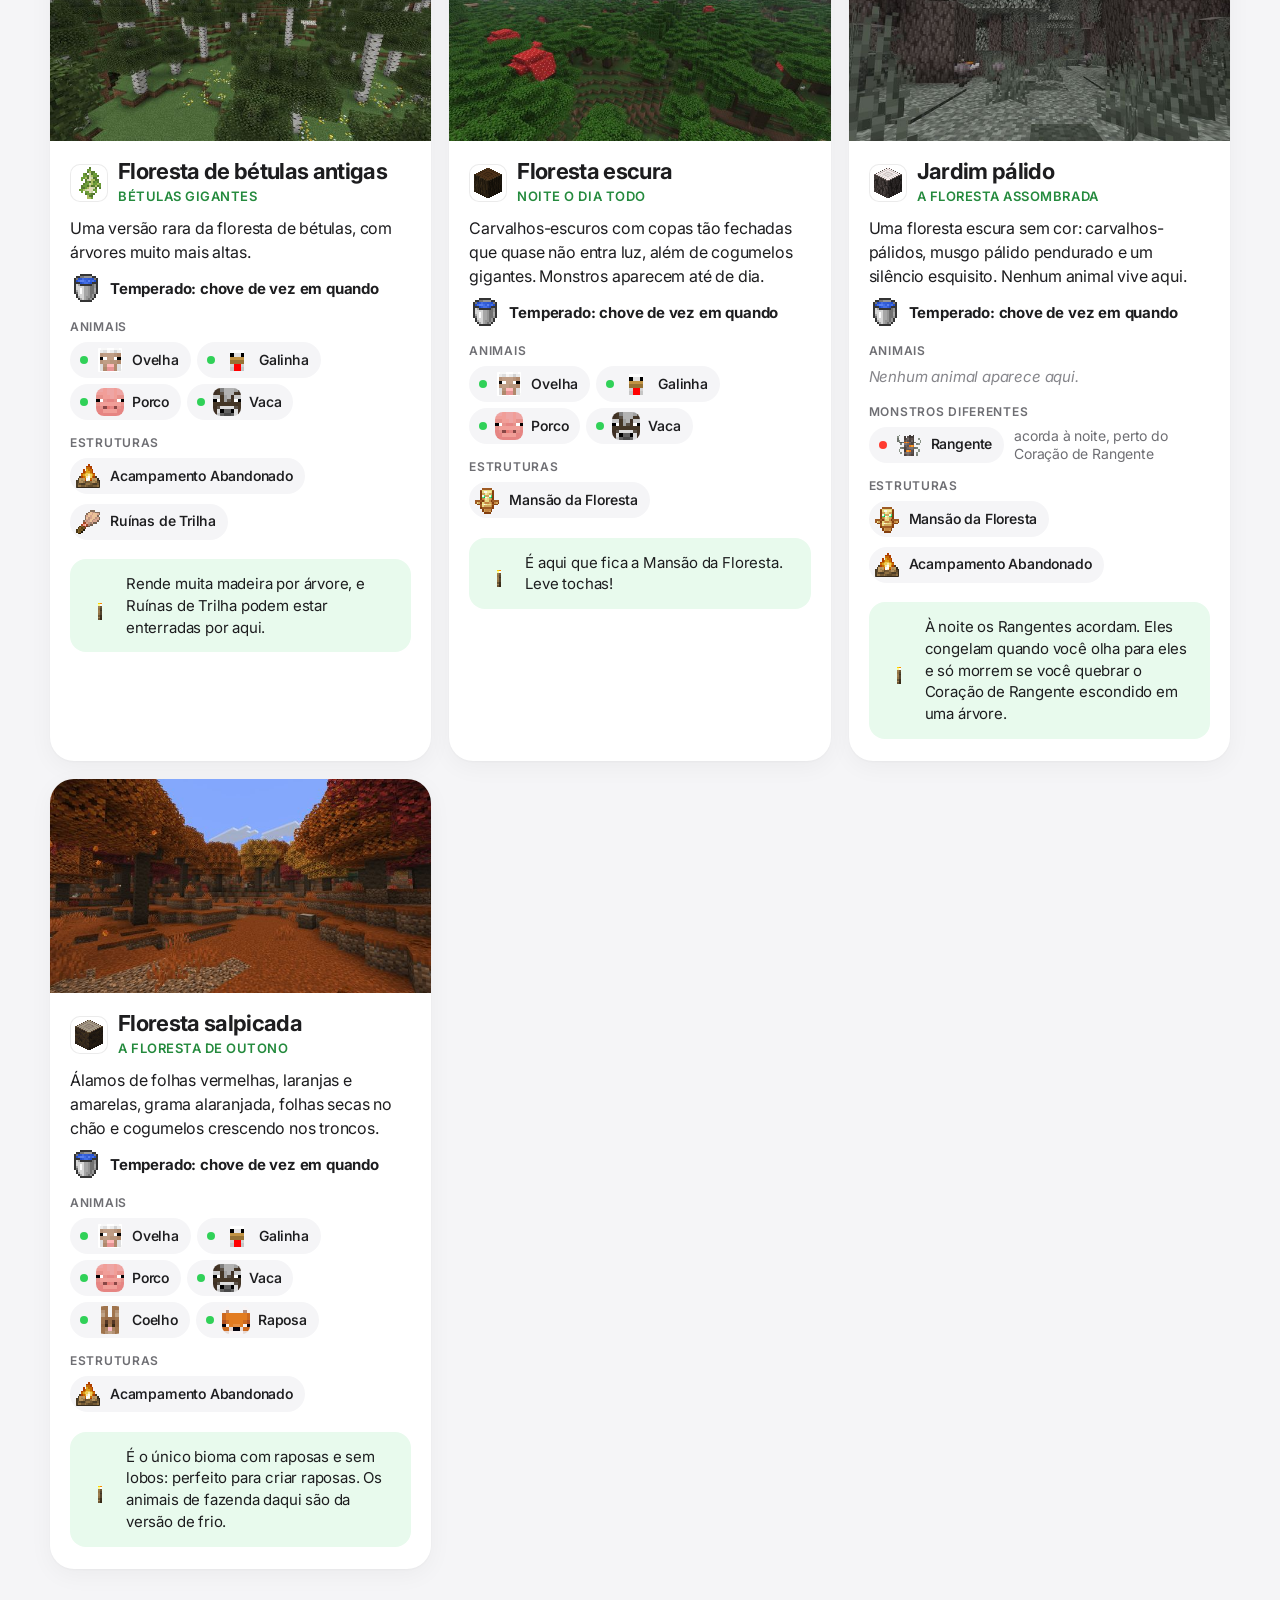
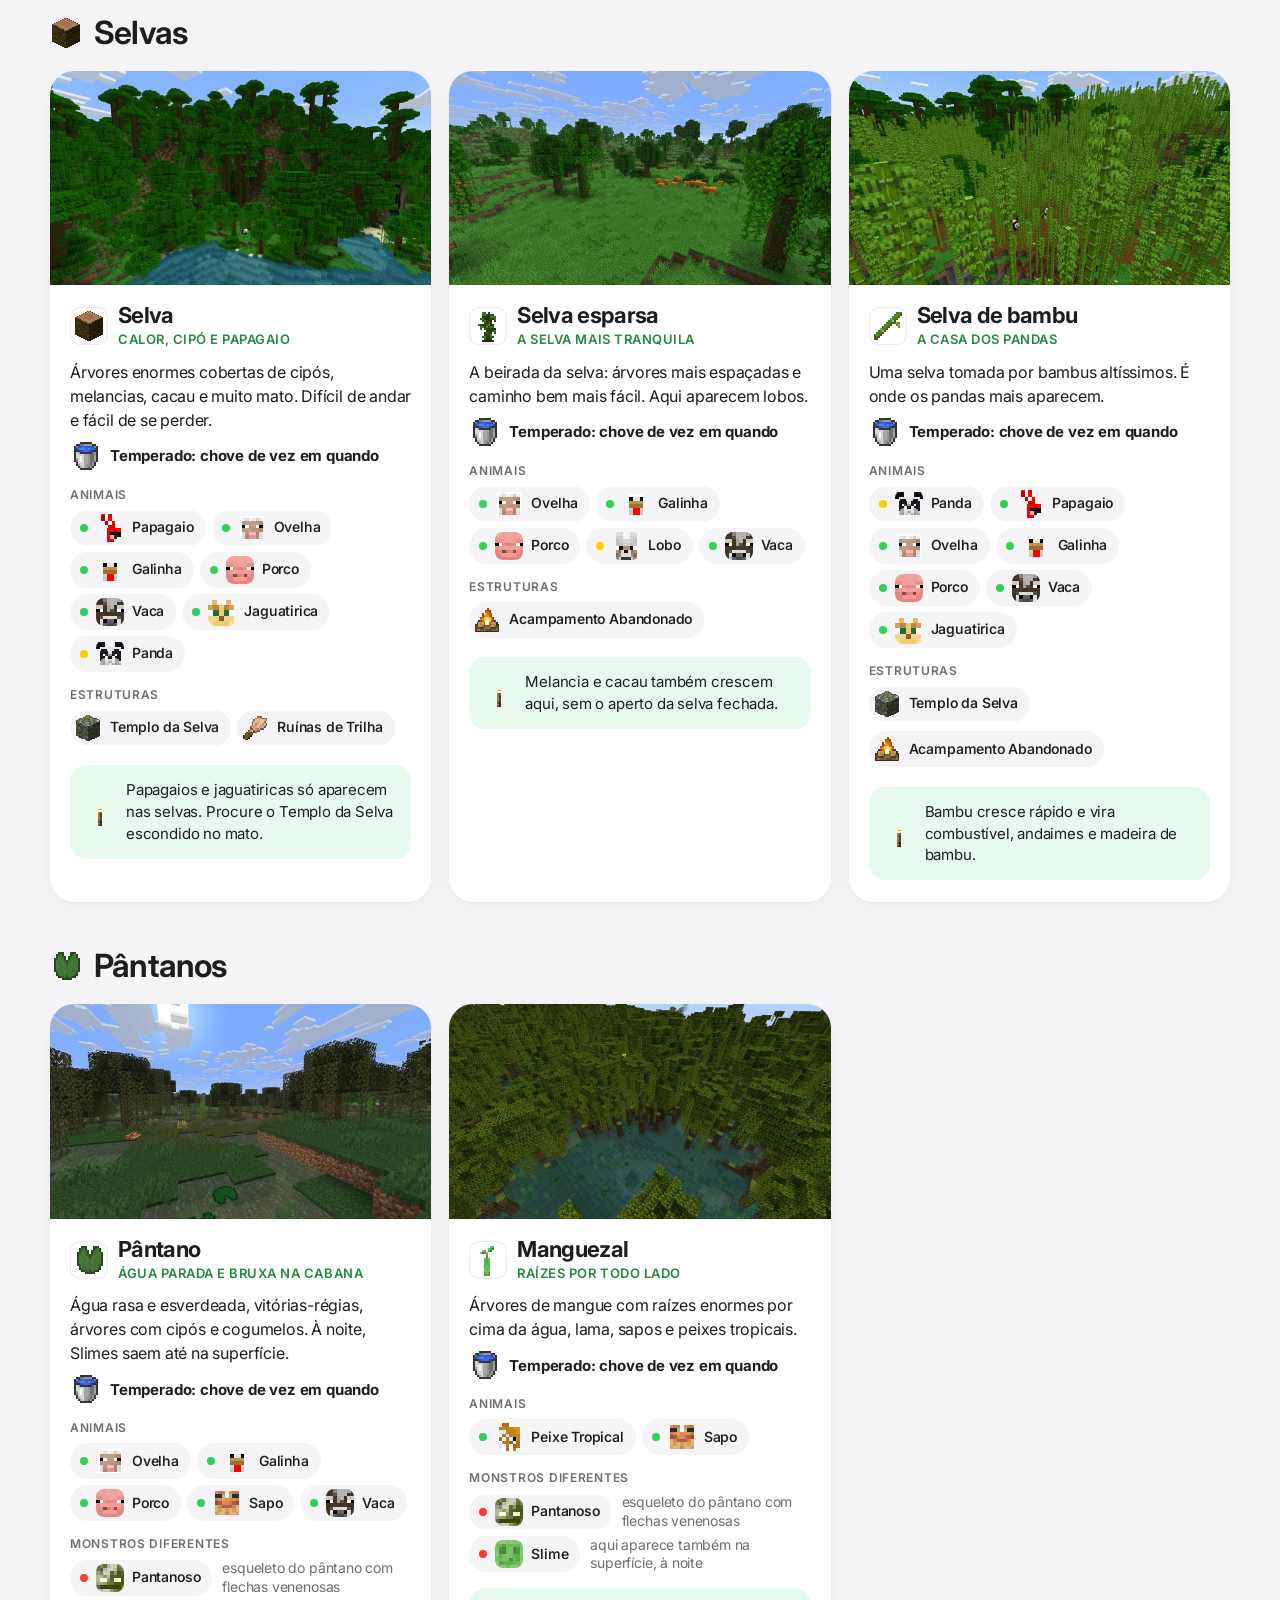
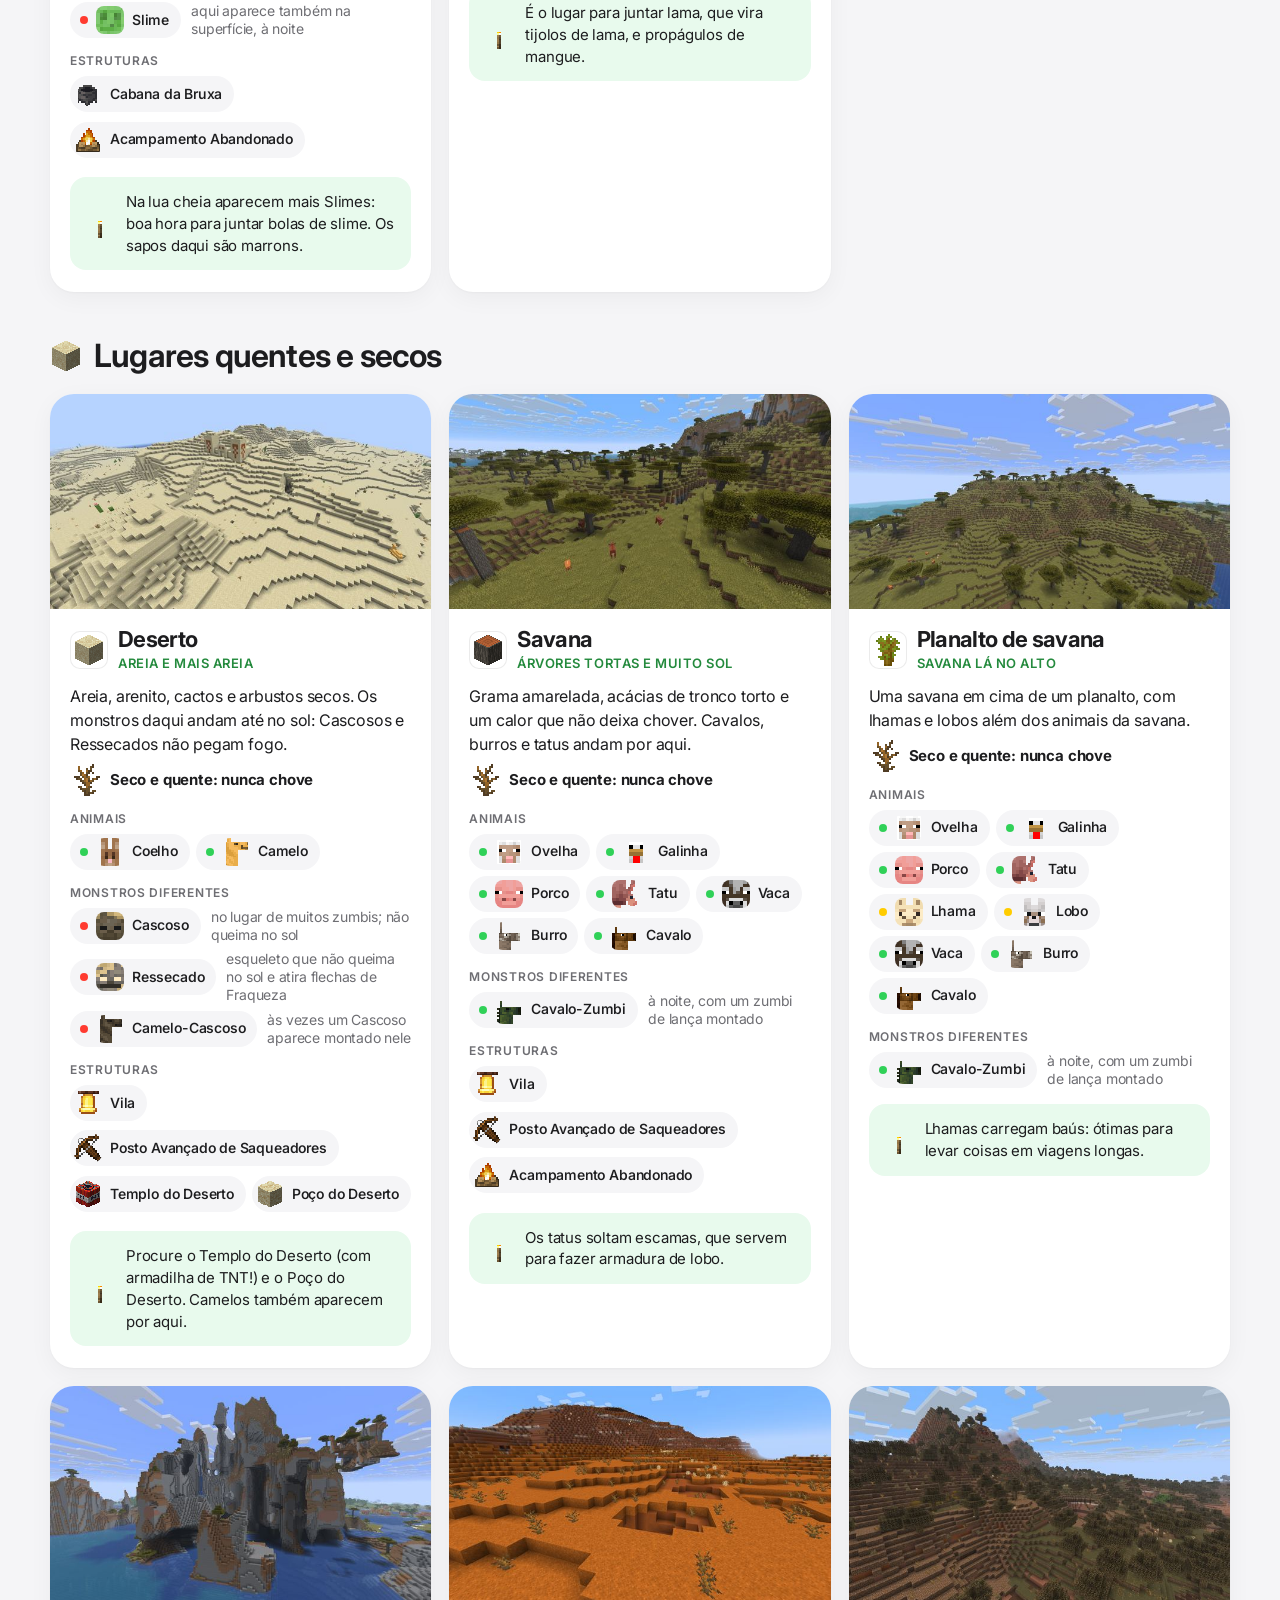
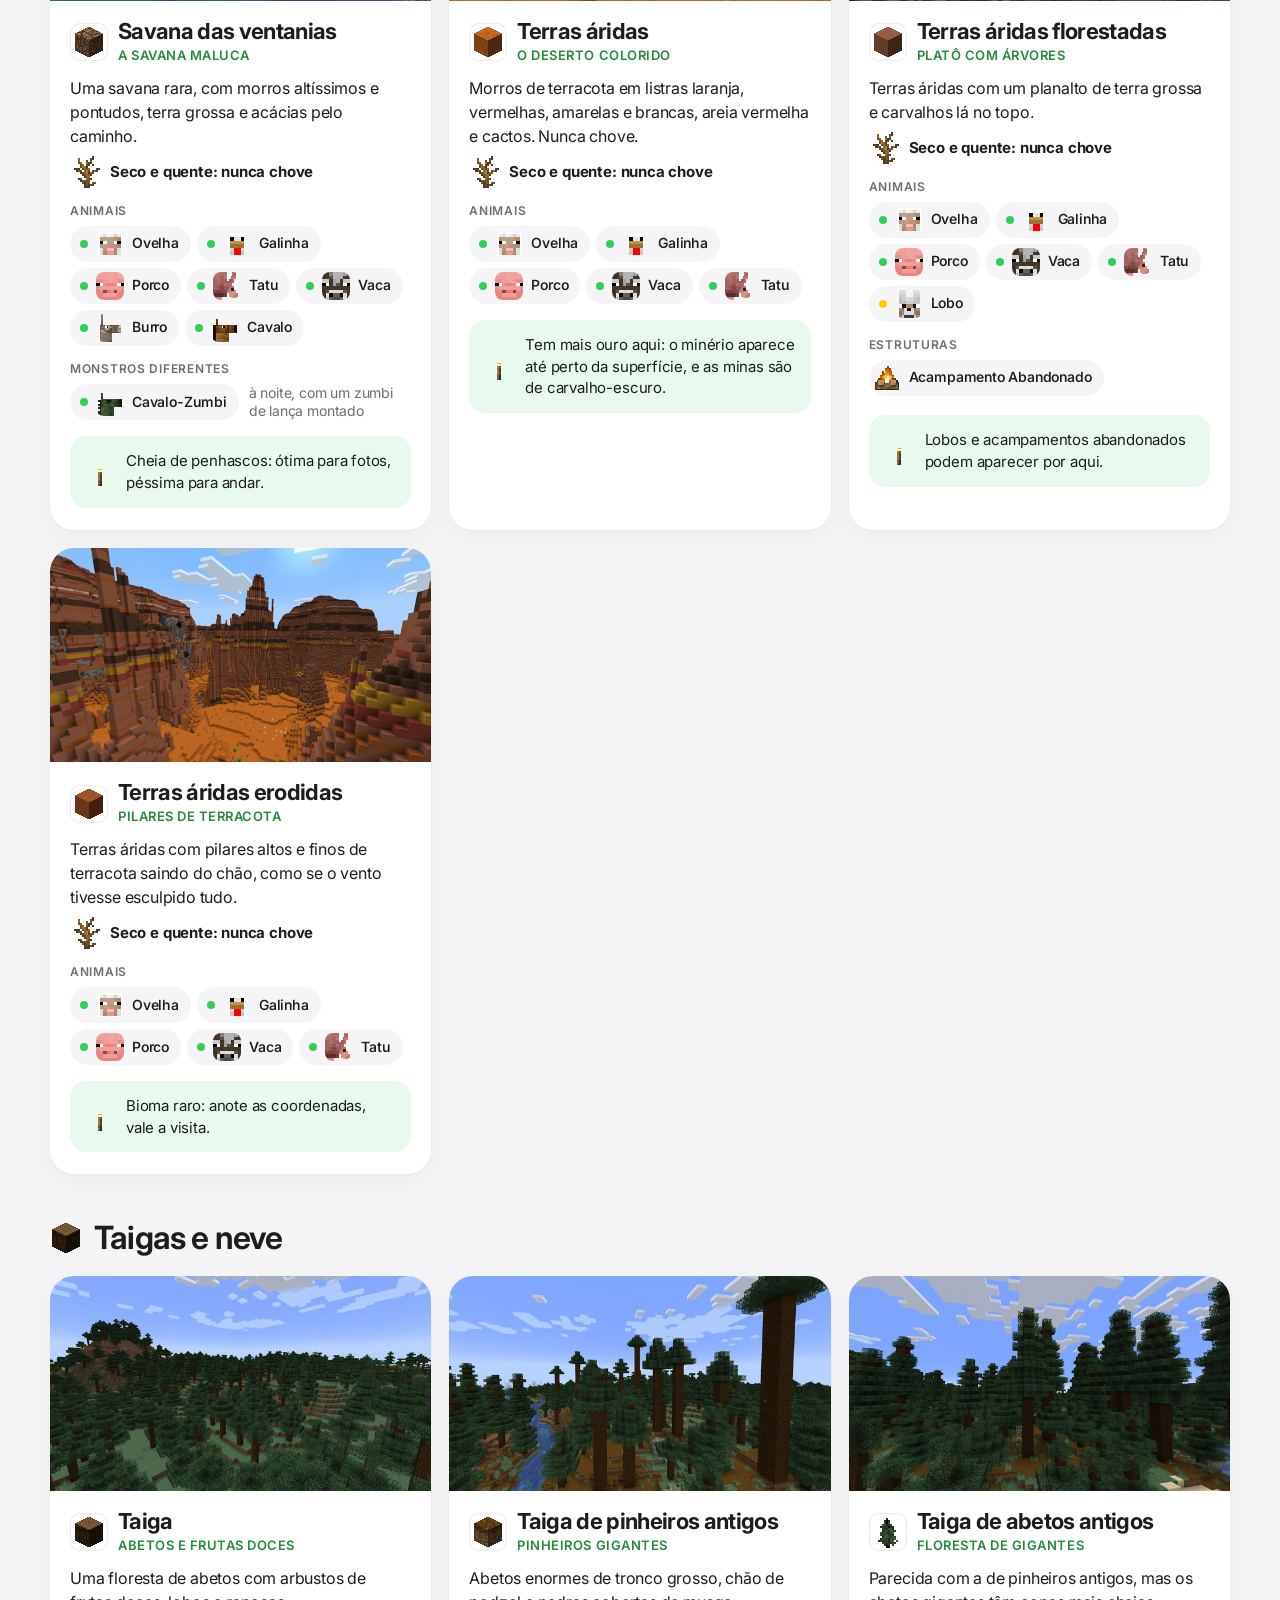
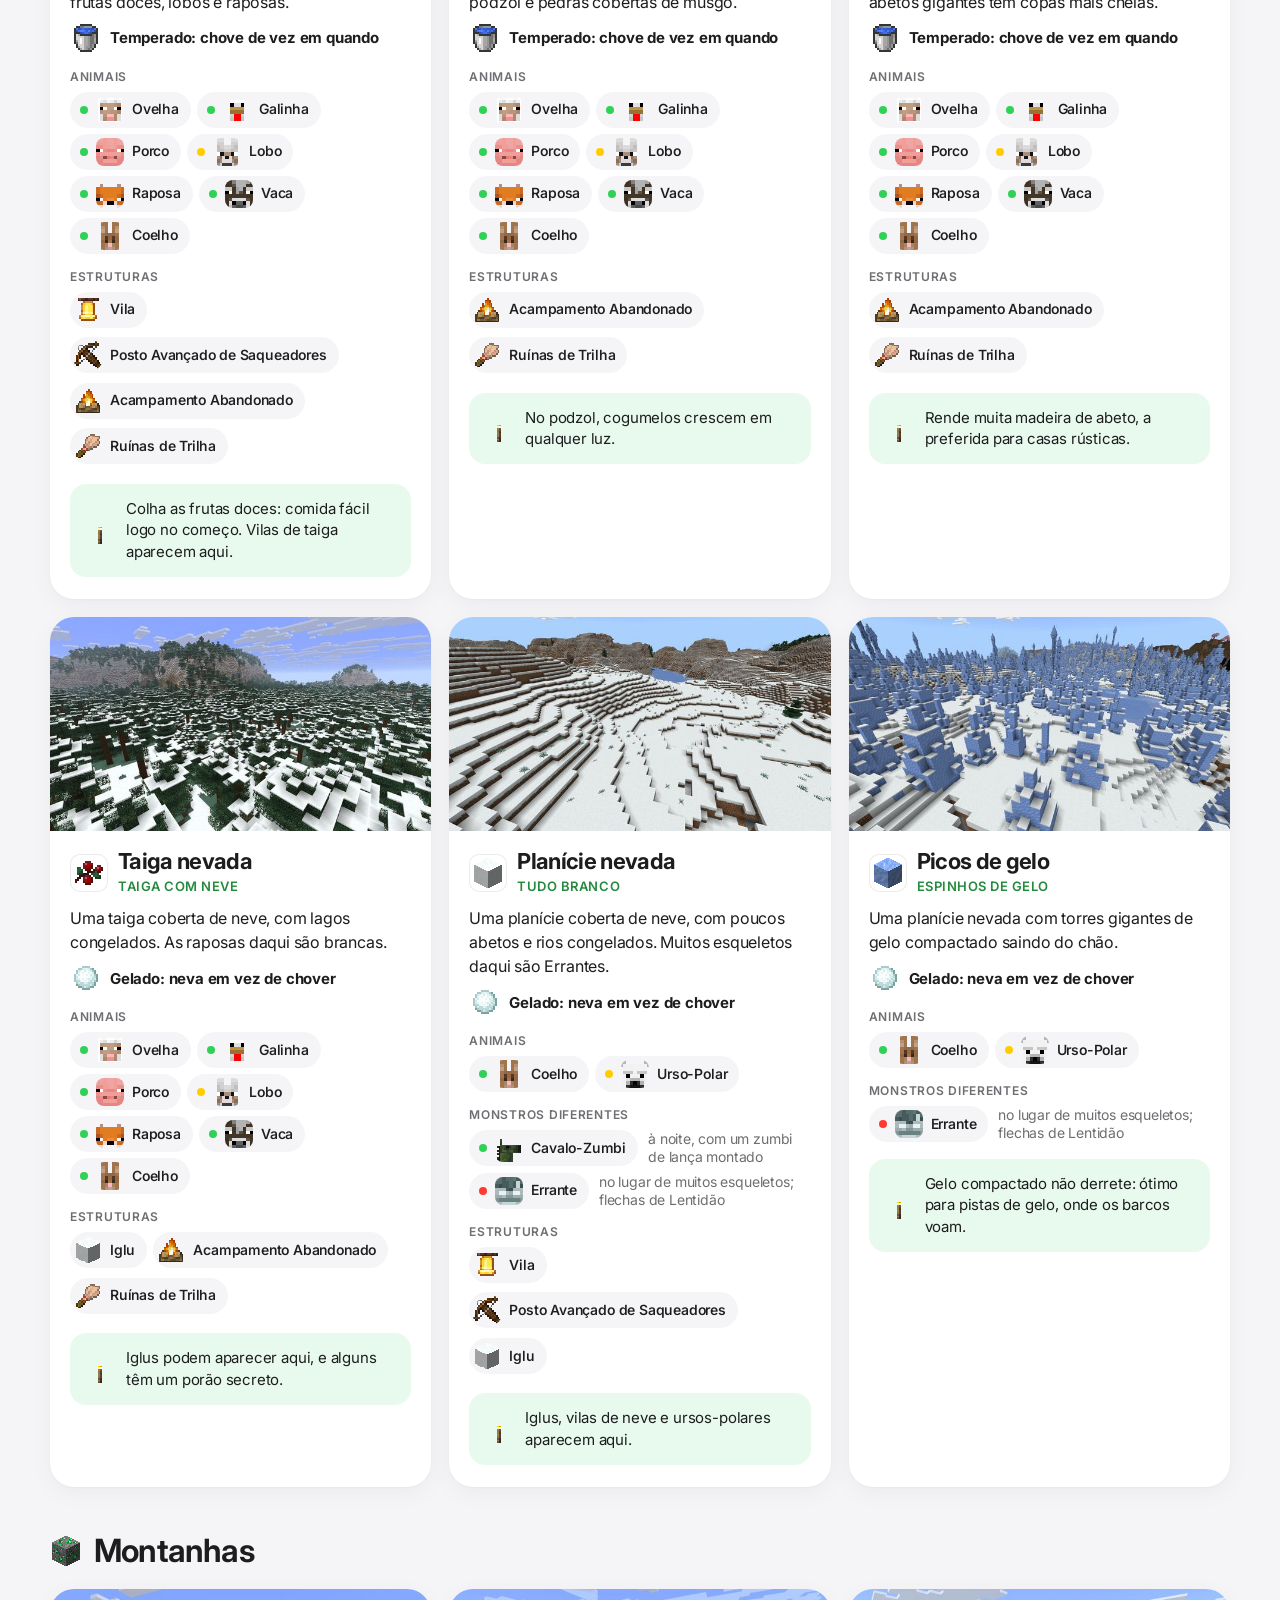
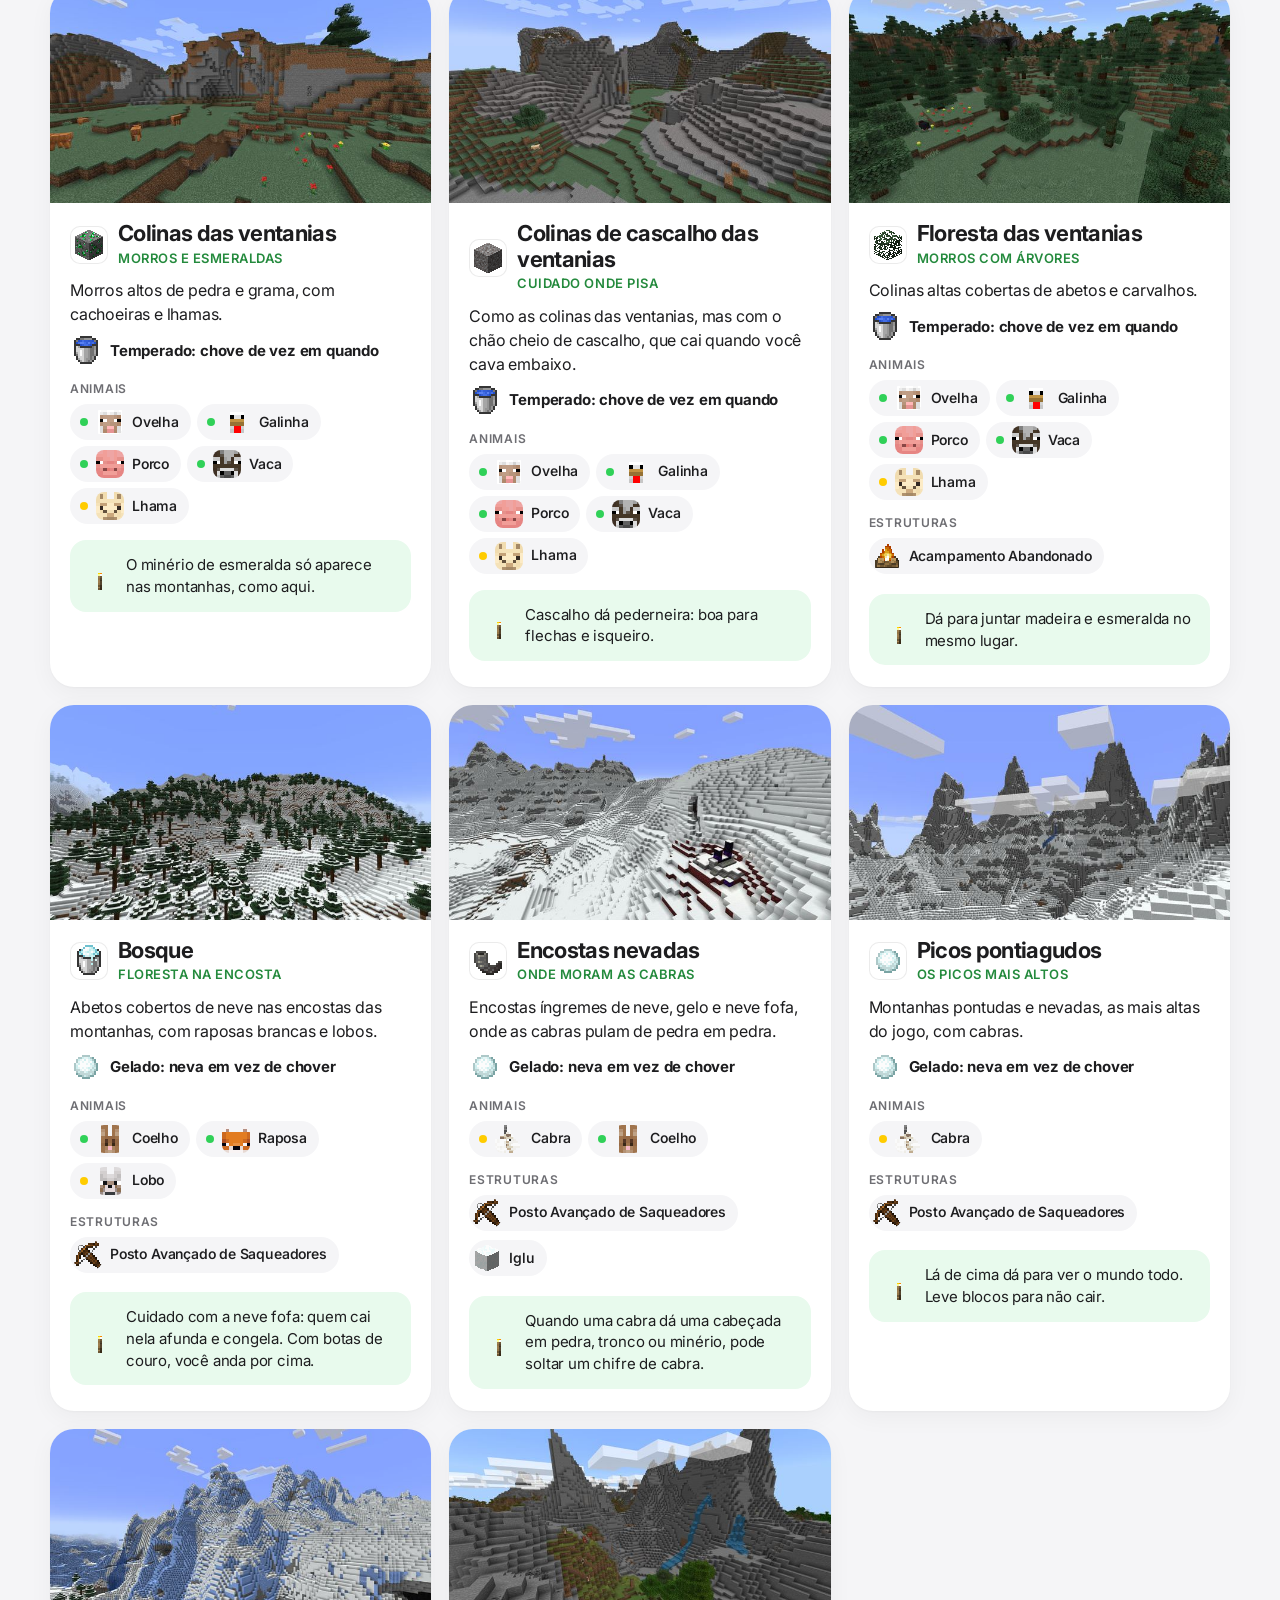
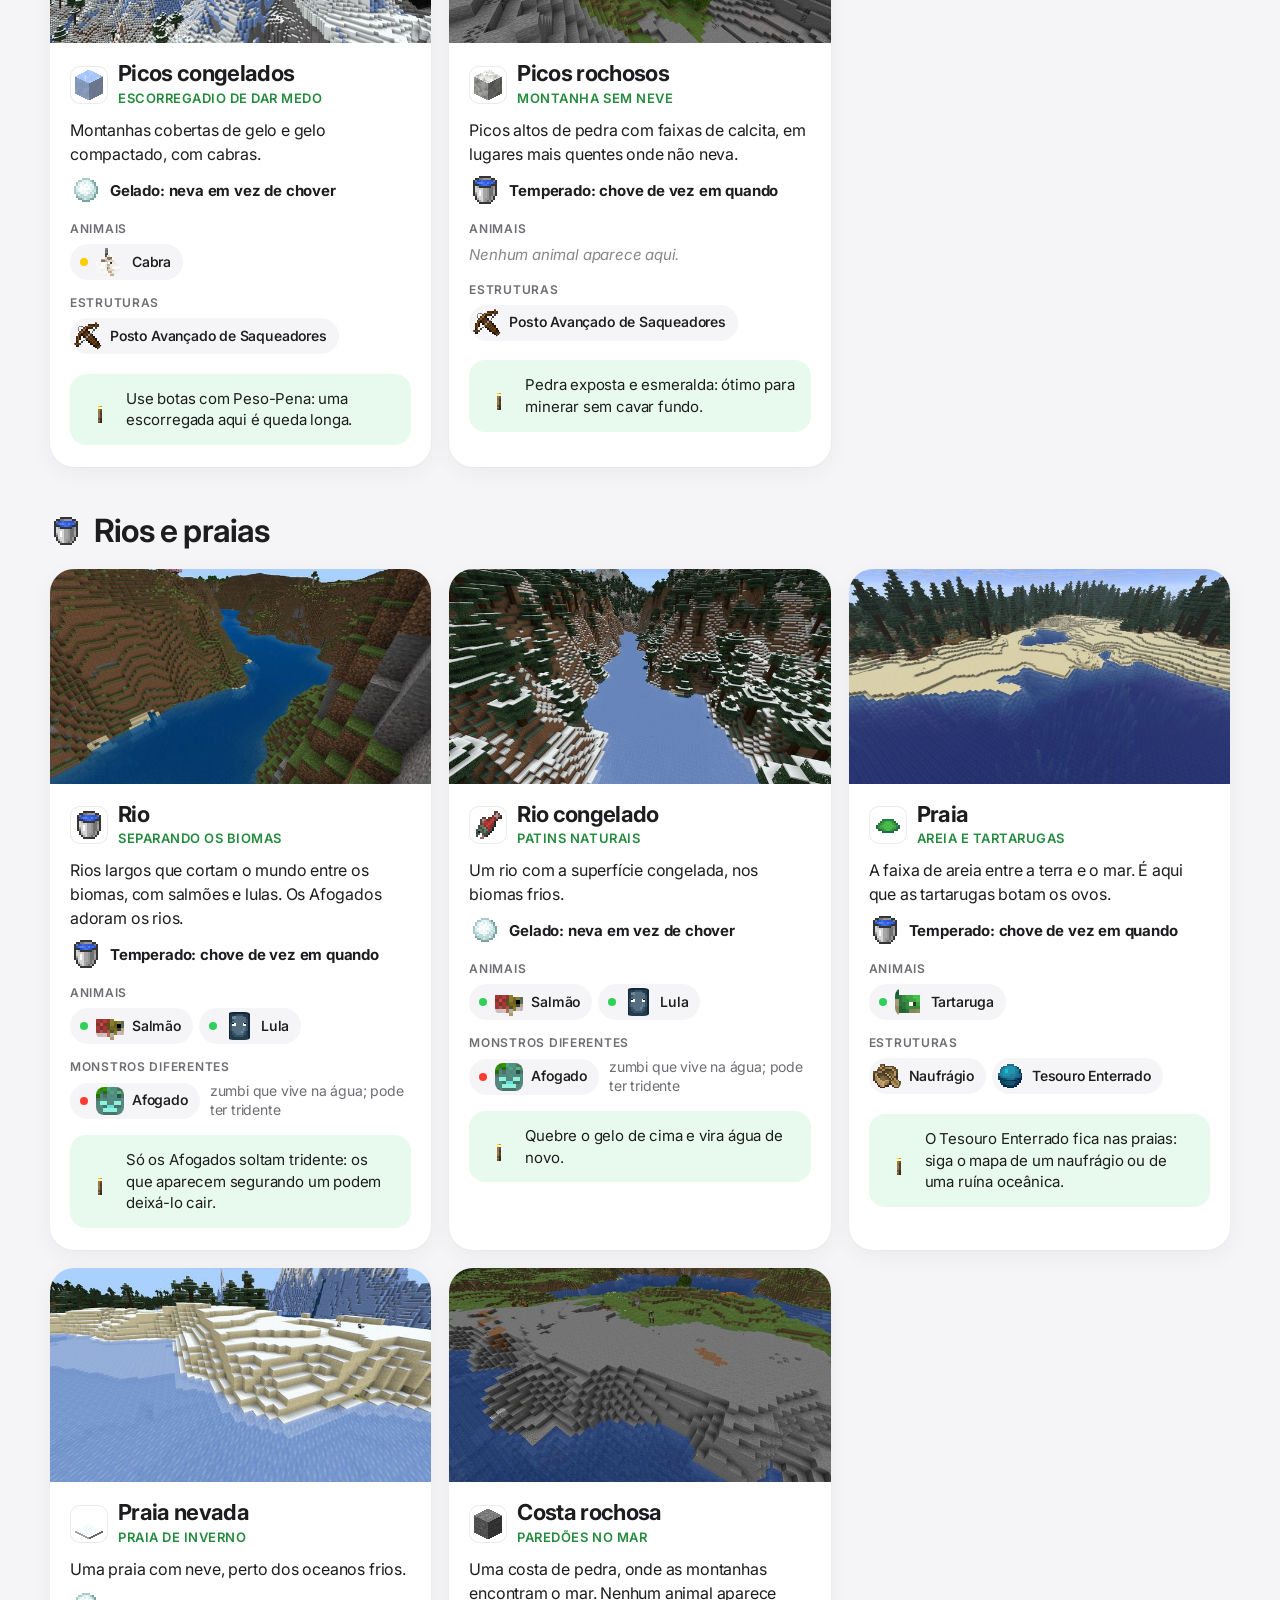
<file: superficie.html>
<!doctype html>
<html lang="pt-BR">
<head>
  <meta charset="utf-8">
  <meta name="viewport" content="width=device-width, initial-scale=1">
  <title>A Superfície — MineGuia</title>
  <meta name="description" content="Todos os biomas do mundo normal do Minecraft, os animais e monstros de cada um e todas as estruturas, da vila à Cidade Ancestral, com onde encontrar e o que vem em cada baú.">
  <link rel="icon" type="image/png" href="assets/img/itens/oak_sapling.png">
  <link rel="stylesheet" href="css/style.css">
  <link rel="stylesheet" href="css/minerios.css">
  <link rel="stylesheet" href="css/mundo.css">
  <link rel="stylesheet" href="css/superficie.css">
  <link rel="preconnect" href="https://fonts.googleapis.com">
  <link rel="preconnect" href="https://fonts.gstatic.com" crossorigin>
  <link rel="stylesheet" href="https://fonts.googleapis.com/css2?family=Inter:opsz,wght@14..32,400..800&display=swap">
  <link rel="stylesheet" href="css/base.css">
  <link rel="stylesheet" href="css/guias.css">
  <script>document.documentElement.classList.add("js")</script>
</head>
<body class="pagina-superficie guia" data-subnav-acao="Guia rápido|#guia-rapido">
  <a class="pular-conteudo" href="#biomas">Pular para os biomas</a>

  <header class="gnav">
    <nav class="gnav-barra" aria-label="Principal">
      <a class="gnav-marca" href="index.html" aria-label="MineGuia, página inicial">
        <img src="assets/img/itens/grass_block.png" alt=""><span>MineGuia</span>
      </a>
      <ul class="gnav-links" id="gnav-links">
        <li><a href="superficie.html" aria-current="page"><img src="assets/img/itens/oak_sapling.png" alt=""><span>Superfície</span></a></li>
        <li><a href="minerios.html"><img src="assets/img/itens/diamond_pickaxe.png" alt=""><span>Minérios</span></a></li>
        <li><a href="encantamentos.html"><img src="assets/img/itens/enchanted_book.png" alt=""><span>Encantamentos</span></a></li>
        <li><a href="nether.html"><img src="assets/img/itens/netherrack.png" alt=""><span>Nether</span></a></li>
        <li><a href="pocoes.html"><img src="assets/img/itens/potion_healing.png" alt=""><span>Poções</span></a></li>
        <li><a href="end.html"><img src="assets/img/itens/eye_of_ender.png" alt=""><span>The End</span></a></li>
        <li><a href="beacon.html"><img src="assets/img/itens/nether_star.png" alt=""><span>Beacon</span></a></li>
        <li><a href="farms.html"><img src="assets/img/itens/redstone.png" alt=""><span>Farms</span></a></li>
      </ul>
      <button class="gnav-abrir" type="button" aria-expanded="false" aria-controls="gnav-links" aria-label="Abrir menu"><span></span><span></span></button>
    </nav>
  </header>

  <main>
    <!-- ===== Topo: o guia rápido ===== -->
    <section class="ceu guia-hero">
      <div class="sol" aria-hidden="true"></div>
      <div class="nuvem nuvem--1" aria-hidden="true"></div>
      <div class="nuvem nuvem--3" aria-hidden="true"></div>

      <div class="container">
        <nav class="migalhas" aria-label="Você está aqui">
          <a href="index.html">Início</a> <span aria-hidden="true">›</span> <span>A Superfície</span>
        </nav>
        <h1 class="guia-titulo">A Superfície</h1>
        <p class="guia-intro chat">Tudo o que existe no mundo normal: <a href="#biomas">todos os biomas</a>, com os animais e os monstros de cada um, e <a href="#estruturas">todas as estruturas</a> — da vila à Cidade Ancestral —, com onde encontrar cada uma e o que vem nos baús.</p>

        <!-- montado por js/superficie.js -->
        <div class="jornada guia-rapido" id="guia-rapido">
          <h2 class="jornada-titulo">Guia rápido: clique em uma estrutura ou em um tipo de bioma</h2>
          <h3 class="atalhos-titulo">Estruturas na superfície</h3>
          <div class="atalhos atalhos--grade" id="atalhos-superficie"></div>
          <h3 class="atalhos-titulo">Estruturas na água</h3>
          <div class="atalhos atalhos--grade" id="atalhos-agua"></div>
          <h3 class="atalhos-titulo">Estruturas embaixo da terra</h3>
          <div class="atalhos atalhos--grade" id="atalhos-subsolo"></div>
          <h3 class="atalhos-titulo">Biomas</h3>
          <div class="atalhos atalhos--grade" id="atalhos-biomas"></div>
          <p class="trilha-dica">Arraste para o lado para ver todos →</p>
        </div>
      </div>
      <div class="chao" aria-hidden="true"></div>
    </section>

    <!-- ===== Biomas ===== -->
    <section class="secao" id="biomas" data-subnav="Biomas" aria-labelledby="titulo-biomas">
      <div class="container">
        <h2 class="titulo-secao" id="titulo-biomas"><img src="assets/img/itens/grass_block.png" alt="">Os biomas do mundo normal</h2>
        <div id="biomas-intro"></div>
        <div id="lista-biomas"></div>
      </div>
    </section>

    <!-- ===== Estruturas ===== -->
    <section class="secao secao--pedra" id="estruturas" data-subnav="Estruturas" aria-labelledby="titulo-estruturas">
      <div class="container">
        <h2 class="titulo-secao" id="titulo-estruturas"><img src="assets/img/itens/chest.png" alt="">As estruturas</h2>
        <p class="secao-desc">São as construções que o jogo espalha pelo mundo: em cima da terra, debaixo d'água e lá no fundo das cavernas. Veja onde procurar cada uma, quem mora lá e o que tem nos baús — com a chance de cada item aparecer.</p>
        <div id="lista-estruturas"></div>
      </div>
    </section>
  </main>

  <footer class="gfoot">
    <div class="gfoot-dentro">
      <div class="gfoot-topo">
        <a class="gfoot-marca" href="index.html"><img src="assets/img/itens/grass_block.png" alt=""><span>MineGuia</span></a>
        <p class="gfoot-frase">Você chegou na bedrock. Não dá pra cavar mais fundo!</p>
      </div>
      <nav class="gfoot-colunas" aria-label="Todos os guias">
        <div>
          <h2>Explorar</h2>
          <ul>
            <li><a href="superficie.html">A Superfície</a></li>
            <li><a href="nether.html">Rumo ao Nether</a></li>
            <li><a href="end.html">The End</a></li>
          </ul>
        </div>
        <div>
          <h2>Evoluir</h2>
          <ul>
            <li><a href="minerios.html">Guia até o Topo</a></li>
            <li><a href="encantamentos.html">Os Encantamentos</a></li>
            <li><a href="pocoes.html">As Poções</a></li>
            <li><a href="beacon.html">O Beacon</a></li>
            <li><a href="farms.html">Farms automáticas</a></li>
          </ul>
        </div>
        <div>
          <h2>Atalhos</h2>
          <ul>
            <li><a href="minerios.html#calculadora">Calculadora de kit</a></li>
            <li><a href="minerios.html#aldeoes">Trocas com os aldeões</a></li>
            <li><a href="end.html#passo-dragao">Como derrotar o dragão</a></li>
          </ul>
        </div>
      </nav>
      <div class="gfoot-meta">
        <p>© <span data-ano>2026</span> MineGuia — feito por Allan Freire, para fãs.</p>
        <p>Valores da Java Edition 26.3 · Imagens: <a href="https://minecraft.wiki" target="_blank" rel="noopener">Minecraft Wiki</a> · © Mojang Studios.</p>
      </div>
    </div>
  </footer>

  <script src="js/main.js"></script>
  <script src="js/site.js"></script>
  <script src="js/dados-superficie.js"></script>
  <script src="js/superficie.js"></script>
</body>
</html>
</file>
<file: css/base.css>
/* =============================================================
   MineGuia — base do site (todas as páginas)
   -------------------------------------------------------------
   Cores, fonte, menu do topo, barra de seções dos guias, rodapé,
   botões e animações de entrada. As páginas de guia carregam
   depois css/guias.css; a página inicial, css/home.css.
   ============================================================= */

/* ---------- 1. Tokens ---------- */
:root {
  --fonte: "Inter", -apple-system, BlinkMacSystemFont, "Segoe UI", Roboto, "Helvetica Neue", Arial, sans-serif;
  --fonte-titulo: var(--fonte);

  --texto: #1d1d1f;
  --texto-2: #6e6e73;
  --texto-3: #86868b;
  --fundo: #ffffff;
  --fundo-2: #f5f5f7;
  --fundo-3: #e8e8ed;
  --linha: rgba(0, 0, 0, 0.08);
  --linha-forte: #d2d2d7;

  --escuro: #000000;
  --escuro-2: #161617;
  --escuro-3: #1d1d1f;
  --texto-claro: #f5f5f7;
  --texto-claro-2: #a1a1a6;
  --linha-clara: rgba(255, 255, 255, 0.14);

  --link: #0066cc;
  --link-claro: #2997ff;
  --verde: #248a3d;
  --verde-vivo: #30d158;

  /* cor de destaque de cada guia (troca em cada página) */
  --acento: #30d158;
  --acento-texto: #248a3d;

  --raio-xl: 32px;
  --raio-l: 24px;
  --raio-m: 18px;
  --raio-s: 12px;

  --gnav: 48px;
  --subnav: 52px;
  --altura-topo: var(--gnav);
  --largura: 1180px;
  --pagina: min(var(--largura), calc(100% - 48px));
  --largura-nav: min(var(--largura), calc(100% - 48px));
  --ease: cubic-bezier(0.22, 0.8, 0.24, 1);
}

/* ---------- 2. Base ---------- */
*,
*::before,
*::after {
  box-sizing: border-box;
}

html {
  scroll-behavior: smooth;
  scroll-padding-top: calc(var(--gnav) + 16px);
  -webkit-text-size-adjust: 100%;
}

body {
  margin: 0;
  min-height: 100vh;
  color: var(--texto);
  background: var(--fundo-2);
  font-family: var(--fonte);
  font-size: 17px;
  font-optical-sizing: auto;
  line-height: 1.5;
  letter-spacing: -0.011em;
  -webkit-font-smoothing: antialiased;
  -moz-osx-font-smoothing: grayscale;
  overflow-x: clip;
}

img {
  max-width: 100%;
}

/* pixel art sempre nítida; fotos ficam suaves */
img[src$=".png"],
img[src$=".gif"] {
  image-rendering: pixelated;
}

img[src$=".jpg"] {
  image-rendering: auto;
}

a {
  color: var(--link);
}

button {
  font: inherit;
}

:focus-visible {
  outline: 3px solid var(--link-claro);
  outline-offset: 3px;
}

.sr-only {
  position: absolute;
  width: 1px;
  height: 1px;
  overflow: hidden;
  clip: rect(0, 0, 0, 0);
  white-space: nowrap;
}

.pular-conteudo,
.skip-link {
  position: absolute;
  left: 12px;
  top: -60px;
  z-index: 1000;
  padding: 10px 16px;
  color: #fff;
  background: var(--escuro-3);
  border-radius: 999px;
  font-size: 14px;
  font-weight: 600;
  text-decoration: none;
  transition: top 0.2s var(--ease);
}

.pular-conteudo:focus,
.skip-link:focus {
  top: 12px;
}

/* ---------- 3. Menu do topo ---------- */
.gnav {
  position: relative;
  z-index: 100;
  height: var(--gnav);
  color: var(--texto-claro);
  background: rgba(0, 0, 0, 0.8);
  backdrop-filter: saturate(180%) blur(20px);
  -webkit-backdrop-filter: saturate(180%) blur(20px);
}

/* na página inicial o menu fica sempre à vista */
.gnav--fixo {
  position: sticky;
  top: 0;
  border-bottom: 1px solid rgba(255, 255, 255, 0.08);
}

.gnav-barra {
  display: flex;
  align-items: center;
  gap: 24px;
  width: var(--largura-nav);
  height: 100%;
  margin: 0 auto;
}

.gnav-marca {
  display: inline-flex;
  flex: none;
  align-items: center;
  gap: 8px;
  color: inherit;
  font-size: 15px;
  font-weight: 650;
  letter-spacing: -0.02em;
  text-decoration: none;
}

.gnav-marca img {
  width: 22px;
  height: 22px;
}

.gnav-links {
  display: flex;
  flex: 1;
  align-items: center;
  justify-content: flex-end;
  gap: clamp(14px, 2.6vw, 34px);
  margin: 0;
  padding: 0;
  list-style: none;
}

.gnav-links a {
  display: inline-flex;
  align-items: center;
  gap: 6px;
  color: rgba(245, 245, 247, 0.8);
  font-size: 12.5px;
  font-weight: 450;
  letter-spacing: -0.005em;
  text-decoration: none;
  transition: color 0.2s ease;
}

.gnav-links a:hover {
  color: #fff;
}

.gnav-links a[aria-current="page"] {
  color: #fff;
  font-weight: 600;
}

/* o ícone só aparece no menu do celular */
.gnav-links img {
  display: none;
  width: 28px;
  height: 28px;
}

.gnav-abrir {
  display: none;
  position: relative;
  width: 40px;
  height: 40px;
  margin-right: -10px;
  padding: 0;
  color: inherit;
  background: none;
  border: 0;
  cursor: pointer;
}

.gnav-abrir span {
  position: absolute;
  left: 12px;
  width: 16px;
  height: 1.5px;
  background: currentColor;
  border-radius: 2px;
  transition: transform 0.3s var(--ease), top 0.3s var(--ease);
}

.gnav-abrir span:first-child {
  top: 16px;
}

.gnav-abrir span:last-child {
  top: 23px;
}

.gnav-abrir[aria-expanded="true"] span:first-child {
  top: 19.5px;
  transform: rotate(45deg);
}

.gnav-abrir[aria-expanded="true"] span:last-child {
  top: 19.5px;
  transform: rotate(-45deg);
}

/* ---------- 4. Barra de seções dos guias (montada por js/site.js) ---------- */
.subnav {
  position: sticky;
  top: 0;
  z-index: 90;
  height: var(--subnav);
  color: var(--texto-claro);
  background: rgba(22, 22, 23, 0.72);
  border-bottom: 1px solid rgba(255, 255, 255, 0.1);
  backdrop-filter: saturate(180%) blur(20px);
  -webkit-backdrop-filter: saturate(180%) blur(20px);
  transition: background 0.35s ease, color 0.35s ease, border-color 0.35s ease;
}

/* depois do topo escuro, a barra fica clara como o conteúdo */
.subnav.is-claro {
  color: var(--texto);
  background: rgba(251, 251, 253, 0.82);
  border-bottom-color: rgba(0, 0, 0, 0.1);
}

.subnav-barra {
  position: relative;
  display: flex;
  align-items: center;
  gap: 18px;
  width: var(--largura-nav);
  height: 100%;
  margin: 0 auto;
}

.subnav-titulo {
  flex: 0 1 auto;
  min-width: 0;
  overflow: hidden;
  text-overflow: ellipsis;
  white-space: nowrap;
  color: inherit;
  font-size: 20px;
  font-weight: 650;
  letter-spacing: -0.02em;
  text-decoration: none;
}

.subnav-links {
  display: flex;
  flex: 1;
  align-items: center;
  justify-content: flex-end;
  gap: 22px;
  margin: 0;
  padding: 0;
  list-style: none;
}

.subnav-links a {
  position: relative;
  color: inherit;
  font-size: 12.5px;
  font-weight: 450;
  text-decoration: none;
  opacity: 0.78;
  transition: opacity 0.2s ease;
}

.subnav-links a:hover,
.subnav-links a.is-ativo {
  opacity: 1;
}

.subnav-links a.is-ativo::after {
  content: "";
  position: absolute;
  left: 0;
  right: 0;
  bottom: -17px;
  height: 1px;
  background: currentColor;
}

.subnav-acao {
  flex: none;
  white-space: nowrap;
  padding: 5px 12px;
  color: #000;
  background: var(--acento);
  border-radius: 999px;
  font-size: 12px;
  font-weight: 600;
  text-decoration: none;
  transition: filter 0.2s ease;
}

.subnav-acao:hover {
  filter: brightness(1.08);
}

.subnav-abrir {
  display: none;
  width: 32px;
  height: 32px;
  margin-left: -10px;
  padding: 0;
  color: inherit;
  background: none;
  border: 0;
  cursor: pointer;
}

.subnav-abrir svg {
  width: 12px;
  height: 12px;
  transition: transform 0.3s var(--ease);
}

.subnav-abrir[aria-expanded="true"] svg {
  transform: rotate(180deg);
}

/* ---------- 5. Botões e links ---------- */
.btn {
  display: inline-flex;
  align-items: center;
  justify-content: center;
  gap: 6px;
  min-height: 44px;
  padding: 11px 22px;
  border: 0;
  border-radius: 999px;
  font-size: 17px;
  font-weight: 500;
  line-height: 1.2;
  letter-spacing: -0.01em;
  text-decoration: none;
  cursor: pointer;
  transition: background 0.2s ease, transform 0.2s var(--ease), filter 0.2s ease;
}

.btn:active {
  transform: scale(0.98);
}

.btn--verde {
  color: #fff;
  background: var(--verde);
}

.btn--verde:hover {
  background: #1f7a35;
}

.btn--claro {
  color: var(--texto);
  background: #fff;
}

.btn--claro:hover {
  background: #e8e8ed;
}

.btn--escuro {
  color: #fff;
  background: var(--escuro-3);
}

.btn--escuro:hover {
  background: #333336;
}

.btn--vidro {
  color: #fff;
  background: rgba(255, 255, 255, 0.16);
  backdrop-filter: blur(16px);
  -webkit-backdrop-filter: blur(16px);
}

.btn--vidro:hover {
  background: rgba(255, 255, 255, 0.26);
}

/* link com setinha, do jeito das páginas da Apple */
.mais-link {
  display: inline-flex;
  align-items: center;
  gap: 4px;
  color: var(--link);
  font-size: 17px;
  font-weight: 450;
  text-decoration: none;
}

.mais-link::after {
  content: "›";
  font-size: 1.25em;
  line-height: 1;
  transition: transform 0.2s var(--ease);
}

.mais-link:hover {
  text-decoration: underline;
  text-underline-offset: 3px;
}

.mais-link:hover::after {
  transform: translateX(2px);
}

.mais-link--claro {
  color: var(--link-claro);
}

/* ---------- 6. Rodapé ---------- */
.gfoot {
  color: var(--texto-2);
  background: var(--fundo-2);
  border-top: 1px solid var(--linha-forte);
  font-size: 12px;
  line-height: 1.5;
}

.gfoot-dentro {
  width: var(--largura-nav);
  margin: 0 auto;
  padding: 40px 0 24px;
}

.gfoot-topo {
  display: flex;
  flex-wrap: wrap;
  align-items: center;
  justify-content: space-between;
  gap: 12px 32px;
  padding-bottom: 22px;
  border-bottom: 1px solid var(--linha-forte);
}

.gfoot-marca {
  display: inline-flex;
  align-items: center;
  gap: 8px;
  color: var(--texto);
  font-size: 15px;
  font-weight: 650;
  letter-spacing: -0.02em;
  text-decoration: none;
}

.gfoot-marca img {
  width: 22px;
  height: 22px;
}

.gfoot-frase {
  margin: 0;
  font-size: 13px;
}

.gfoot-colunas {
  display: grid;
  grid-template-columns: repeat(3, minmax(0, 1fr));
  gap: 24px;
  padding: 24px 0;
  border-bottom: 1px solid var(--linha-forte);
}

.gfoot-colunas h2 {
  margin: 0 0 8px;
  color: var(--texto);
  font-size: 12px;
  font-weight: 600;
}

.gfoot-colunas ul {
  display: grid;
  gap: 8px;
  margin: 0;
  padding: 0;
  list-style: none;
}

.gfoot-colunas a {
  color: var(--texto-2);
  text-decoration: none;
}

.gfoot-colunas a:hover {
  color: var(--texto);
  text-decoration: underline;
}

.gfoot-meta {
  display: flex;
  flex-wrap: wrap;
  justify-content: space-between;
  gap: 8px 24px;
  padding-top: 18px;
}

.gfoot-meta a {
  color: var(--texto);
}

.gfoot-meta p {
  margin: 0;
}

/* ---------- 7. Entrada suave ao rolar ---------- */
.js [data-reveal] {
  opacity: 0;
  transform: translateY(28px);
  transition: opacity 0.9s var(--ease), transform 0.9s var(--ease);
  transition-delay: var(--atraso, 0s);
}

.js [data-reveal].is-visible {
  opacity: 1;
  transform: none;
}

/* ---------- 8. Celular ---------- */
@media (max-width: 560px) {
  :root {
    --largura-nav: calc(100% - 32px);
  }
}

@media (max-width: 833px) {
  .gnav-barra {
    justify-content: space-between;
  }

  .gnav-abrir {
    display: block;
  }

  .gnav-links {
    position: fixed;
    inset: var(--gnav) 0 0;
    z-index: 99;
    display: flex;
    flex-direction: column;
    align-items: stretch;
    justify-content: flex-start;
    gap: 0;
    padding: 18px 28px 40px;
    background: #000;
    overflow-y: auto;
    opacity: 0;
    visibility: hidden;
    transition: opacity 0.3s ease, visibility 0s 0.3s;
  }

  .gnav-links.is-aberto {
    opacity: 1;
    visibility: visible;
    transition: opacity 0.3s ease;
  }

  .gnav-links li {
    opacity: 0;
    transform: translateY(-8px);
    transition: opacity 0.4s var(--ease), transform 0.4s var(--ease);
  }

  .gnav-links.is-aberto li {
    opacity: 1;
    transform: none;
  }

  .gnav-links.is-aberto li:nth-child(2) { transition-delay: 0.03s; }
  .gnav-links.is-aberto li:nth-child(3) { transition-delay: 0.06s; }
  .gnav-links.is-aberto li:nth-child(4) { transition-delay: 0.09s; }
  .gnav-links.is-aberto li:nth-child(5) { transition-delay: 0.12s; }
  .gnav-links.is-aberto li:nth-child(6) { transition-delay: 0.15s; }
  .gnav-links.is-aberto li:nth-child(7) { transition-delay: 0.18s; }

  .gnav-links a {
    display: flex;
    gap: 14px;
    padding: 12px 0;
    color: #e8e8ed;
    font-size: 26px;
    font-weight: 600;
    letter-spacing: -0.025em;
  }

  .gnav-links img {
    display: block;
  }

  body.menu-aberto {
    overflow: hidden;
  }

  /* o desfoque da barra prenderia o menu dentro dela: com o menu aberto, a barra fica sólida */
  body.menu-aberto .gnav {
    background: #000;
    backdrop-filter: none;
    -webkit-backdrop-filter: none;
  }

  .subnav-titulo {
    font-size: 17px;
  }

  .subnav-abrir {
    display: grid;
    place-items: center;
  }

  .subnav-links {
    position: absolute;
    top: calc(100% + 1px);
    left: -22px;
    right: -22px;
    display: none;
    flex-direction: column;
    align-items: stretch;
    gap: 0;
    padding: 8px 22px 18px;
    background: inherit;
    backdrop-filter: saturate(180%) blur(20px);
    -webkit-backdrop-filter: saturate(180%) blur(20px);
  }

  .subnav {
    --fundo-lista: #161617;
  }

  .subnav.is-claro {
    --fundo-lista: #fbfbfd;
  }

  .subnav-links.is-aberto {
    display: flex;
    background: var(--fundo-lista);
    border-bottom: 1px solid rgba(128, 128, 128, 0.25);
    box-shadow: 0 18px 30px rgba(0, 0, 0, 0.12);
  }

  .subnav-links a {
    display: block;
    padding: 11px 0;
    font-size: 17px;
    opacity: 1;
  }

  .subnav-links a.is-ativo::after {
    display: none;
  }

  .subnav-acao {
    margin-left: auto;
  }

  .gfoot-colunas {
    grid-template-columns: 1fr;
    gap: 18px;
  }
}

@media (prefers-reduced-motion: reduce) {
  html {
    scroll-behavior: auto;
  }

  *,
  *::before,
  *::after {
    animation-duration: 0.01ms !important;
    animation-iteration-count: 1 !important;
    transition-duration: 0.01ms !important;
  }

  .js [data-reveal] {
    opacity: 1;
    transform: none;
  }
}
</file>
<file: css/home.css>
/* =============================================================
   MineGuia — página inicial
   (usa css/base.css)
   1. Topo com a foto que cresce   5. Ferramentas de cada guia
   2. Números                      6. Você sabia?
   3. Os guias (bento)             7. Chamada final
   4. As três dimensões            8. Telas menores
   ============================================================= */

.home {
  background: #000;
}

/* cabeçalho de seção, usado em quase todas as partes */
.h-cabeca {
  width: var(--pagina);
  margin: 0 auto clamp(40px, 6vw, 72px);
}

.h-cabeca h2 {
  max-width: 900px;
  margin: 0;
  font-size: clamp(40px, 6vw, 80px);
  font-weight: 700;
  line-height: 1.04;
  letter-spacing: -0.045em;
}

.h-cabeca h2 span {
  color: var(--texto-3);
}

.h-cabeca > p {
  max-width: 680px;
  margin: 22px 0 0;
  color: var(--texto-2);
  font-size: clamp(19px, 2vw, 24px);
  font-weight: 450;
  line-height: 1.4;
  letter-spacing: -0.02em;
}

.h-cabeca--centro {
  text-align: center;
}

.h-cabeca--centro h2,
.h-cabeca--centro > p {
  margin-inline: auto;
}

.tile-olho {
  margin: 0 0 6px;
  font-size: 15px;
  font-weight: 600;
  letter-spacing: -0.01em;
}

/* ---------- 1. Topo com a foto que cresce ---------- */
.h-hero {
  position: relative;
  padding: clamp(72px, 11vw, 150px) 0 0;
  color: var(--texto-claro);
  background: #000;
  overflow: hidden;
  overflow: clip;
}

.h-hero-texto {
  width: var(--pagina);
  margin: 0 auto;
  text-align: center;
}

.h-olho {
  display: inline-flex;
  align-items: center;
  gap: 10px;
  margin: 0 0 18px;
  color: var(--texto-claro);
  font-size: clamp(19px, 2vw, 24px);
  font-weight: 600;
  letter-spacing: -0.02em;
  animation: aparece 1s var(--ease) both;
}

.h-olho img {
  width: 32px;
  height: 32px;
}

.h-hero h1 {
  margin: 0;
  font-size: clamp(56px, 10.5vw, 136px);
  font-weight: 700;
  line-height: 1;
  letter-spacing: -0.055em;
  background: linear-gradient(180deg, #fff 30%, #c9c9ce 100%);
  -webkit-background-clip: text;
  background-clip: text;
  color: transparent;
  animation: aparece 1.1s 0.08s var(--ease) both;
}

.h-sub {
  max-width: 640px;
  margin: 26px auto 0;
  color: rgba(245, 245, 247, 0.72);
  font-size: clamp(19px, 2.2vw, 26px);
  font-weight: 450;
  line-height: 1.35;
  letter-spacing: -0.02em;
  animation: aparece 1.1s 0.16s var(--ease) both;
}

.h-acoes {
  display: flex;
  flex-wrap: wrap;
  align-items: center;
  justify-content: center;
  gap: 18px 28px;
  margin-top: 34px;
  animation: aparece 1.1s 0.24s var(--ease) both;
}

@keyframes aparece {
  from {
    opacity: 0;
    transform: translateY(26px);
  }
}

/* a foto começa como um cartão e cresce até a largura toda */
.h-palco {
  --p: 0;
  --rolagem: 0;
  position: relative;
  margin-top: clamp(56px, 8vw, 96px);
  animation: aparece 1.4s 0.3s var(--ease) both;
}

.h-palco-foto {
  position: relative;
  width: 100%;
  max-width: 1600px;
  margin: 0 auto;
  aspect-ratio: 16 / 9;
  max-height: 90vh;
  overflow: hidden;
  border-radius: calc(36px * (1 - var(--p)));
  transform: scale(calc(0.8 + 0.2 * var(--p)));
  transform-origin: center top;
  will-change: transform;
}

.h-palco-foto img {
  display: block;
  width: 100%;
  height: 100%;
  object-fit: cover;
  transform: scale(calc(1.12 - 0.12 * var(--p)));
}

/* brilho suave em volta do cartão no começo */
.h-palco-foto::after {
  content: "";
  position: absolute;
  inset: 0;
  border-radius: inherit;
  box-shadow: inset 0 0 0 1px rgba(255, 255, 255, 0.16);
  background: linear-gradient(180deg, rgba(0, 0, 0, 0) 60%, rgba(0, 0, 0, 0.35));
  pointer-events: none;
}

.h-item {
  position: absolute;
  z-index: 2;
  width: clamp(52px, 7vw, 110px);
  filter: drop-shadow(0 22px 24px rgba(0, 0, 0, 0.55));
  transform: translateY(calc(var(--rolagem) * var(--vel) * 1px));
  pointer-events: none;
}

.h-item--diamante {
  left: 9%;
  top: -4%;
  rotate: -14deg;
}

.h-item--picareta {
  right: 8%;
  top: -7%;
  width: clamp(72px, 10vw, 150px);
  rotate: 12deg;
}

.h-item--maca {
  right: 16%;
  bottom: 18%;
  width: clamp(44px, 5vw, 80px);
}

/* ---------- 2. Números ---------- */
.h-numeros {
  padding: clamp(110px, 14vw, 180px) 0 clamp(90px, 11vw, 150px);
  color: var(--texto-claro);
  background: #000;
}

.h-numeros .h-cabeca h2 span {
  color: rgba(245, 245, 247, 0.42);
}

.h-numeros .h-cabeca > p {
  color: rgba(245, 245, 247, 0.62);
}

.h-contas {
  display: grid;
  grid-template-columns: repeat(4, minmax(0, 1fr));
  gap: 28px;
  width: var(--pagina);
  margin: 0 auto;
  padding: 0;
  list-style: none;
}

.h-contas li {
  padding-top: 26px;
  border-top: 1px solid rgba(255, 255, 255, 0.16);
}

.h-contas img {
  display: block;
  width: 40px;
  height: 40px;
  margin-bottom: 18px;
}

.h-contas strong {
  display: block;
  font-size: clamp(64px, 8vw, 112px);
  font-weight: 700;
  line-height: 1;
  letter-spacing: -0.055em;
  font-variant-numeric: tabular-nums;
  background: var(--grad, linear-gradient(135deg, #30d158, #64d2ff));
  -webkit-background-clip: text;
  background-clip: text;
  color: transparent;
}

.h-contas li:nth-child(2) { --grad: linear-gradient(135deg, #bf5af2, #ff6ec7); }
.h-contas li:nth-child(3) { --grad: linear-gradient(135deg, #ff6ec7, #ff9f0a); }
.h-contas li:nth-child(4) { --grad: linear-gradient(135deg, #ffd60a, #30d158); }

.h-contas span {
  display: block;
  margin-top: 10px;
  color: rgba(245, 245, 247, 0.72);
  font-size: 17px;
  font-weight: 500;
  letter-spacing: -0.015em;
}

/* ---------- 3. Os guias (bento) ---------- */
.h-guias {
  padding: clamp(100px, 13vw, 170px) 0;
  background: var(--fundo-2);
}

.h-bento {
  display: grid;
  grid-template-columns: repeat(3, minmax(0, 1fr));
  grid-auto-rows: minmax(400px, auto);
  grid-template-areas:
    "sup sup min"
    "enc poc net"
    "bea end net"
    "far far far";
  gap: 20px;
  width: var(--pagina);
  margin: 0 auto;
}

.tile {
  position: relative;
  display: block;
  min-height: 400px;
  overflow: hidden;
  color: #fff;
  background: #111;
  border-radius: 30px;
  text-decoration: none;
  isolation: isolate;
  transform: translateZ(0);
}

.tile--superficie { grid-area: sup; }
.tile--minerios { grid-area: min; }
.tile--encantamentos { grid-area: enc; }
.tile--pocoes { grid-area: poc; }
.tile--nether { grid-area: net; }
.tile--end { grid-area: end; }
.tile--beacon { grid-area: bea; }
.tile--farms { grid-area: far; min-height: 520px; }
.tile--farms .tile-foto { object-position: center 52%; }

.tile-foto {
  position: absolute;
  z-index: -2;
  inset: 0;
  width: 100%;
  height: 100%;
  object-fit: cover;
  transition: transform 1.2s var(--ease);
}

.tile::after {
  content: "";
  position: absolute;
  z-index: -1;
  inset: 0;
  background: linear-gradient(180deg, rgba(0, 0, 0, 0.05) 25%, rgba(0, 0, 0, 0.35) 55%, rgba(0, 0, 0, 0.85) 100%);
  transition: background 0.6s ease;
}

.tile:hover .tile-foto,
.tile:focus-visible .tile-foto {
  transform: scale(1.06);
}

.tile-texto {
  position: absolute;
  left: 0;
  right: 0;
  bottom: 0;
  padding: clamp(24px, 3vw, 36px);
}

.tile-ico {
  display: block;
  width: 56px;
  height: 56px;
  margin-bottom: 18px;
  padding: 10px;
  background: rgba(255, 255, 255, 0.16);
  border-radius: 16px;
  box-shadow: inset 0 0 0 1px rgba(255, 255, 255, 0.18);
  backdrop-filter: blur(14px);
  -webkit-backdrop-filter: blur(14px);
}

.tile .tile-olho {
  color: rgba(255, 255, 255, 0.78);
}

.tile h3 {
  margin: 0;
  font-size: clamp(28px, 3vw, 42px);
  font-weight: 700;
  line-height: 1.08;
  letter-spacing: -0.035em;
}

.tile p:not(.tile-olho) {
  max-width: 460px;
  margin: 10px 0 0;
  color: rgba(255, 255, 255, 0.84);
  font-size: 17px;
  line-height: 1.42;
}

.tile-mais {
  position: absolute;
  top: 22px;
  right: 22px;
  padding: 7px 14px;
  color: #fff;
  background: rgba(255, 255, 255, 0.18);
  border-radius: 999px;
  backdrop-filter: blur(14px);
  -webkit-backdrop-filter: blur(14px);
  font-size: 14px;
  font-weight: 600;
  opacity: 0;
  transform: translateY(-6px);
  transition: opacity 0.35s ease, transform 0.35s var(--ease);
}

.tile-mais::after {
  content: " ›";
}

.tile:hover .tile-mais,
.tile:focus-visible .tile-mais {
  opacity: 1;
  transform: none;
}

/* ---------- 4. As três dimensões ---------- */
.h-mundos {
  padding: clamp(100px, 13vw, 170px) 0;
  color: var(--texto-claro);
  background: #000;
}

.h-mundos .h-cabeca h2 span {
  color: rgba(245, 245, 247, 0.42);
}

.h-abas {
  position: relative;
  display: flex;
  width: max-content;
  max-width: calc(100% - 32px);
  margin: 0 auto 40px;
  padding: 4px;
  background: rgba(255, 255, 255, 0.1);
  border-radius: 999px;
}

.h-abas-marcador {
  position: absolute;
  top: 4px;
  bottom: 4px;
  left: 0;
  width: var(--w, 0);
  background: #f5f5f7;
  border-radius: 999px;
  transform: translateX(var(--x, 0));
  transition: transform 0.45s var(--ease), width 0.45s var(--ease);
}

.h-abas button {
  position: relative;
  z-index: 1;
  padding: 9px 22px;
  color: rgba(245, 245, 247, 0.8);
  background: none;
  border: 0;
  border-radius: 999px;
  font-size: 15px;
  font-weight: 550;
  cursor: pointer;
  transition: color 0.3s ease;
}

.h-abas button[aria-selected="true"] {
  color: #000;
}

/* sem JS o marcador não existe: o botão ativo ganha fundo próprio */
html:not(.js) .h-abas button[aria-selected="true"] {
  background: #f5f5f7;
}

.h-paineis {
  width: var(--pagina);
  margin: 0 auto;
}

.h-painel {
  position: relative;
  min-height: min(62vw, 680px);
  overflow: hidden;
  border-radius: 32px;
  isolation: isolate;
  animation: painel-entra 0.7s var(--ease);
}

.h-painel[hidden] {
  display: none;
}

@keyframes painel-entra {
  from {
    opacity: 0;
    transform: scale(0.985);
  }
}

.h-painel > img {
  position: absolute;
  z-index: -2;
  inset: 0;
  width: 100%;
  height: 100%;
  object-fit: cover;
}

.h-painel::after {
  content: "";
  position: absolute;
  z-index: -1;
  inset: 0;
  background: linear-gradient(90deg, rgba(0, 0, 0, 0.82) 0%, rgba(0, 0, 0, 0.45) 45%, rgba(0, 0, 0, 0) 75%);
}

.h-painel-texto {
  position: absolute;
  left: 0;
  bottom: 0;
  max-width: 560px;
  padding: clamp(28px, 5vw, 64px);
}

.h-painel-texto h3 {
  margin: 0;
  font-size: clamp(34px, 4.6vw, 60px);
  font-weight: 700;
  line-height: 1.04;
  letter-spacing: -0.045em;
}

.h-painel-texto > p {
  margin: 18px 0 0;
  color: rgba(245, 245, 247, 0.8);
  font-size: clamp(17px, 1.8vw, 21px);
  line-height: 1.42;
}

.h-fatos {
  display: flex;
  flex-wrap: wrap;
  gap: 14px 32px;
  margin: 26px 0 30px;
  padding: 0;
  list-style: none;
  color: rgba(245, 245, 247, 0.7);
  font-size: 14px;
}

.h-fatos strong {
  display: block;
  color: #fff;
  font-size: 34px;
  font-weight: 700;
  line-height: 1.1;
  letter-spacing: -0.04em;
}

/* ---------- 5. Ferramentas de cada guia ---------- */
.h-recursos {
  padding: clamp(100px, 13vw, 170px) 0;
  background: var(--fundo-2);
}

.h-recursos-grade {
  display: grid;
  grid-template-columns: repeat(2, minmax(0, 1fr));
  gap: 20px;
  width: var(--pagina);
  margin: 0 auto;
}

.recurso-tile {
  display: flex;
  flex-direction: column;
  justify-content: space-between;
  gap: 36px;
  min-height: 480px;
  padding: clamp(28px, 3.4vw, 44px);
  overflow: hidden;
  color: var(--texto);
  background: #fff;
  border-radius: 30px;
  text-decoration: none;
  transition: transform 0.5s var(--ease), box-shadow 0.5s var(--ease);
}

.recurso-tile:hover {
  transform: translateY(-4px);
  box-shadow: 0 24px 60px rgba(0, 0, 0, 0.1);
}

.recurso-tile h3 {
  max-width: 440px;
  margin: 0 0 16px;
  font-size: clamp(26px, 2.8vw, 36px);
  font-weight: 700;
  line-height: 1.1;
  letter-spacing: -0.035em;
}

.recurso-tile:hover .mais-link {
  text-decoration: underline;
  text-underline-offset: 3px;
}

.recurso-tile--calc .tile-olho { color: #0071a4; }
.recurso-tile--enc .tile-olho { color: #8944ab; }
.recurso-tile--pocao .tile-olho { color: #b8297a; }
.recurso-tile--vila .tile-olho { color: #248a3d; }

/* maquetes desenhadas em CSS, com os itens de verdade */
.mock {
  display: flex;
  flex-wrap: wrap;
  align-items: center;
  justify-content: center;
  gap: 14px;
}

.mock img {
  display: block;
}

.mock-slot,
.mock-itens span {
  display: grid;
  place-items: center;
  width: 64px;
  height: 64px;
  background: var(--fundo-2);
  border-radius: 16px;
  transition: transform 0.5s var(--ease);
}

.mock-slot img,
.mock-itens img {
  width: 40px;
  height: 40px;
}

.mock-calc {
  flex-direction: column;
}

.mock-slots {
  display: flex;
  flex-wrap: wrap;
  justify-content: center;
  gap: 10px;
}

.mock-slot.is-on {
  background: color-mix(in srgb, #64d2ff 24%, #fff);
  box-shadow: inset 0 0 0 1.5px #3fb8e6;
}

.mock-slot.is-netherite {
  background: color-mix(in srgb, #8e8e93 22%, #fff);
  box-shadow: inset 0 0 0 1.5px #8e8e93;
}

.mock-total {
  display: flex;
  flex-wrap: wrap;
  justify-content: center;
  gap: 8px;
}

.mock-total span {
  display: inline-flex;
  align-items: center;
  gap: 8px;
  padding: 6px 14px 6px 8px;
  background: var(--fundo-2);
  border-radius: 999px;
  color: var(--texto-2);
  font-size: 15px;
}

.mock-total img {
  width: 24px;
  height: 24px;
}

.mock-total b {
  color: var(--texto);
  font-weight: 700;
}

.mock-enc {
  flex-direction: column;
}

.mock-itens {
  display: flex;
  gap: 10px;
}

.mock-itens span {
  position: relative;
  overflow: hidden;
}

.mock-itens span.is-on {
  background: color-mix(in srgb, #bf5af2 20%, #fff);
  box-shadow: inset 0 0 0 1.5px #bf5af2, 0 10px 30px rgba(191, 90, 242, 0.3);
}

/* brilho de encantamento passando pelo item escolhido */
.mock-itens span.is-on::after {
  content: "";
  position: absolute;
  inset: 0;
  background: linear-gradient(115deg, transparent 30%, rgba(255, 255, 255, 0.65) 50%, transparent 70%) 0 0 / 250% 100%;
  animation: reflexo 2.8s linear infinite;
}

@keyframes reflexo {
  from {
    background-position: 150% 0;
  }
  to {
    background-position: -100% 0;
  }
}

.mock-lista {
  display: grid;
  gap: 8px;
  width: min(300px, 100%);
  margin: 0;
  padding: 0;
  list-style: none;
}

.mock-lista li {
  display: flex;
  align-items: center;
  gap: 10px;
  padding: 8px 14px 8px 8px;
  color: #8944ab;
  background: var(--fundo-2);
  border-radius: 14px;
  font-size: 15px;
  font-weight: 650;
}

.mock-lista img {
  width: 28px;
  height: 28px;
}

.mock-pocao {
  gap: 10px;
}

.mock-pocao i {
  color: var(--texto-3);
  font-size: 20px;
  font-style: normal;
  font-weight: 500;
}

.mock-pocao .mock-seta {
  width: 24px;
  height: 16px;
  background: #c7c7cc;
  clip-path: polygon(0 36%, 56% 36%, 56% 0, 100% 50%, 56% 100%, 56% 64%, 0 64%);
}

.mock-pocao .mock-slot.is-on {
  background: color-mix(in srgb, #ff6ec7 18%, #fff);
  box-shadow: inset 0 0 0 1.5px #ff6ec7, 0 10px 30px rgba(255, 110, 199, 0.3);
}

.mock-vila {
  align-items: flex-end;
  gap: 0;
  min-height: 190px;
}

.mock-vila img {
  width: auto;
  height: 180px;
  margin: 0 -10px;
  filter: drop-shadow(0 18px 18px rgba(0, 0, 0, 0.18));
  transition: transform 0.6s var(--ease);
}

.mock-vila img:nth-child(2) {
  position: relative;
  z-index: 1;
  height: 196px;
}

.recurso-tile:hover .mock-slot,
.recurso-tile:hover .mock-itens span {
  transform: translateY(-4px);
}

.recurso-tile:hover .mock-vila img:nth-child(1) { transform: translateX(-6px) rotate(-3deg); }
.recurso-tile:hover .mock-vila img:nth-child(3) { transform: translateX(6px) rotate(3deg); }

/* ---------- 6. Você sabia? ---------- */
.h-curiosidade {
  padding: clamp(90px, 11vw, 150px) 24px;
  background: #fff;
}

.h-curiosidade-cartao {
  width: min(880px, 100%);
  margin: 0 auto;
  padding: clamp(44px, 7vw, 80px) clamp(24px, 6vw, 72px);
  text-align: center;
  background: var(--fundo-2);
  border-radius: 32px;
}

.h-curiosidade-cartao > img {
  display: block;
  width: 64px;
  height: 64px;
  margin: 0 auto 24px;
}

.h-curiosidade h2 {
  margin: 0;
  font-size: clamp(40px, 5.4vw, 64px);
  font-weight: 700;
  letter-spacing: -0.045em;
  line-height: 1.05;
}

.h-curiosidade-texto {
  min-height: 3em;
  max-width: 640px;
  margin: 20px auto 30px;
  color: var(--texto-2);
  font-size: clamp(19px, 2.2vw, 25px);
  line-height: 1.42;
  letter-spacing: -0.02em;
}

/* ---------- 7. Chamada final ---------- */
.h-final {
  position: relative;
  display: grid;
  place-items: center;
  min-height: min(86vh, 860px);
  padding: 120px 24px;
  overflow: hidden;
  color: #fff;
  text-align: center;
  background: #000;
  isolation: isolate;
}

.h-final-foto {
  position: absolute;
  z-index: -2;
  inset: 0;
  width: 100%;
  height: 100%;
  object-fit: cover;
}

.h-final::after {
  content: "";
  position: absolute;
  z-index: -1;
  inset: 0;
  background: linear-gradient(180deg, rgba(0, 0, 0, 0.25), rgba(0, 0, 0, 0.6));
}

.h-final h2 {
  margin: 0 0 34px;
  font-size: clamp(44px, 7.6vw, 104px);
  font-weight: 700;
  line-height: 1.02;
  letter-spacing: -0.05em;
}

/* ---------- 8. Telas menores ---------- */
@media (max-width: 1068px) {
  .h-bento {
    grid-template-columns: repeat(2, minmax(0, 1fr));
    grid-template-areas:
      "sup sup"
      "min enc"
      "poc net"
      "bea net"
      "end end"
      "far far";
  }

  .h-contas {
    grid-template-columns: repeat(2, minmax(0, 1fr));
    gap: 40px 28px;
  }
}

@media (max-width: 833px) {
  .h-recursos-grade {
    grid-template-columns: minmax(0, 1fr);
  }

  .recurso-tile {
    min-height: 0;
  }

  .h-painel {
    display: flex;
    flex-direction: column;
    min-height: 0;
    background: var(--escuro-2);
  }

  .h-painel > img {
    position: relative;
    z-index: 0;
    height: auto;
    aspect-ratio: 4 / 3;
  }

  .h-painel::after {
    display: none;
  }

  .h-painel-texto {
    position: relative;
    max-width: none;
    padding: 28px 24px 32px;
  }

  .h-palco-foto {
    aspect-ratio: 4 / 3;
  }

  .h-item--maca {
    display: none;
  }
}

@media (max-width: 640px) {
  .h-bento {
    grid-template-columns: minmax(0, 1fr);
    grid-template-areas: "sup" "min" "enc" "poc" "net" "end" "bea" "far";
    gap: 14px;
  }

  .tile {
    min-height: 440px;
    border-radius: 26px;
  }

  .tile-mais {
    opacity: 1;
    transform: none;
  }

  .h-contas {
    gap: 34px 18px;
  }

  .h-contas span {
    font-size: 15px;
  }

  .h-abas button {
    padding: 8px 15px;
    font-size: 14px;
  }

  .h-painel {
    border-radius: 26px;
  }

  .recurso-tile {
    border-radius: 26px;
  }

  .mock-slot,
  .mock-itens span {
    width: 52px;
    height: 52px;
    border-radius: 14px;
  }

  .mock-slot img,
  .mock-itens img {
    width: 32px;
    height: 32px;
  }

  .mock-vila img {
    height: 140px;
  }

  .mock-vila img:nth-child(2) {
    height: 152px;
  }
}

@media (prefers-reduced-motion: reduce) {
  .h-palco-foto,
  .h-palco-foto img,
  .h-item {
    transform: none;
  }

  .h-palco-foto {
    border-radius: 24px;
    width: min(1180px, calc(100% - 48px));
  }
}
</file>
<file: css/style.css>
/* =============================================================
   MineGuia — estilo global (vale para todas as páginas)
   -------------------------------------------------------------
   Tudo aqui imita a interface do Minecraft: painéis cinza com
   relevo, slots de inventário, botões de pedra, tooltips roxas
   e "conquistas" que aparecem no canto da tela.
   ============================================================= */

/* ---------- 1. Variáveis ---------- */
:root {
  /* Interface do jogo (inventário) */
  --gui: #c6c6c6;
  --gui-luz: #ffffff;
  --gui-sombra: #555555;
  --gui-texto: #3f3f3f;
  --gui-texto-suave: #4f4f4f;

  --slot: #8b8b8b;
  --slot-escuro: #373737;
  --slot-claro: #ffffff;

  /* Cores de texto do jogo (os famosos códigos §) */
  --mc-ouro: #ffaa00;
  --mc-amarelo: #ffff55;
  --mc-verde: #55ff55;
  --mc-verde-escuro: #00aa00;
  --mc-aqua: #55ffff;
  --mc-azul: #6a6aff;
  --mc-vermelho: #ff5555;
  --mc-rosa: #ff55ff;
  --mc-cinza: #aaaaaa;

  /* Cor de cada material */
  --cobre: #e3743f;
  --ferro: #d8d8d8;
  --ouro: #fad64a;
  --diamante: #4aedd9;
  --netherite: #9b8a91;

  /* Fonte: Inter (carregada em cada página; css/base.css define a mesma) */
  --fonte: "Inter", -apple-system, "Segoe UI", system-ui, sans-serif;
  --fonte-titulo: var(--fonte);
  --largura: 1140px;
  --altura-topo: 68px;
}

/* ---------- 2. Base ---------- */
*,
*::before,
*::after {
  box-sizing: border-box;
}

html {
  scroll-behavior: smooth;
  scroll-padding-top: calc(var(--altura-topo) + 16px);
}

body {
  margin: 0;
  min-height: 100vh;
  font-family: var(--fonte);
  font-size: 17px;
  line-height: 1.6;
  color: #fff;
  background-color: #231910;
  /* Terra escurecida, igual à tela de opções do jogo */
  background-image: linear-gradient(rgba(0, 0, 0, 0.68), rgba(0, 0, 0, 0.68)),
    url("../assets/img/texturas/dirt.png");
  background-size: auto, 64px 64px;
  image-rendering: pixelated; /* pixel art sempre nítida */
}

img {
  max-width: 100%;
  image-rendering: pixelated;
}

a {
  color: var(--mc-amarelo);
}

h1,
h2,
h3,
h4 {
  font-family: var(--fonte-titulo);
  line-height: 1.25;
  margin: 0 0 0.5em;
}

p {
  margin: 0 0 1em;
}

:focus-visible {
  outline: 3px solid #fff;
  outline-offset: 2px;
}

::selection {
  background: #5000ff;
  color: #fff;
}

/* ---------- 3. Utilitários ---------- */
.container {
  width: min(100% - 32px, var(--largura));
  margin-inline: auto;
}

.sr-only {
  position: absolute;
  width: 1px;
  height: 1px;
  padding: 0;
  margin: -1px;
  overflow: hidden;
  clip: rect(0, 0, 0, 0);
  white-space: nowrap;
  border: 0;
}

.sombra {
  text-shadow: 2px 2px 0 #3f3f3f;
}

.ico {
  width: 20px;
  height: 20px;
  vertical-align: -4px;
}

.pular-conteudo {
  position: absolute;
  left: 16px;
  top: -60px;
  z-index: 100;
  padding: 8px 14px;
  background: #000;
  color: #fff;
}

.pular-conteudo:focus {
  top: 12px;
}

/* ---------- 4. Topo (cabeçalho fixo) ---------- */
.topo {
  position: sticky;
  top: 0;
  z-index: 50;
  background: rgba(14, 14, 14, 0.94);
  border-bottom: 4px solid #000;
  box-shadow: inset 0 -2px 0 #2c2c2c;
}

.topo .container {
  display: flex;
  align-items: center;
  justify-content: space-between;
  gap: 12px;
  min-height: var(--altura-topo);
}

.marca {
  display: inline-flex;
  align-items: center;
  gap: 12px;
  color: #fff;
  text-decoration: none;
  font-family: var(--fonte-titulo);
  font-size: 22px;
  font-weight: 800;
  text-shadow: 2px 2px 0 #3f3f3f;
  white-space: nowrap;
}

.marca img {
  width: 36px;
  height: 36px;
}

.menu {
  display: flex;
  align-items: center;
  gap: 6px;
}

.menu a {
  display: inline-flex;
  align-items: center;
  gap: 8px;
  padding: 6px 12px;
  color: #fff;
  text-decoration: none;
  font-size: 17px;
  font-weight: 700;
  text-shadow: 2px 2px 0 #3f3f3f;
  border: 3px solid transparent;
  white-space: nowrap;
}

.menu a img {
  width: 26px;
  height: 26px;
}

.menu a:hover {
  background: rgba(255, 255, 255, 0.08);
  color: #ffffa0;
}

/* Página atual = slot selecionado da hotbar */
.menu a[aria-current="page"] {
  border-color: #fff;
  background: rgba(255, 255, 255, 0.1);
  box-shadow: inset 0 0 0 2px #000;
}

/* ---------- 5. Botões (pedra do menu do jogo) ---------- */
.botao {
  --b-fundo: #727272;
  --b-luz: #a9a9a9;
  --b-sombra: #4a4a4a;
  display: inline-flex;
  align-items: center;
  justify-content: center;
  gap: 10px;
  min-height: 46px;
  padding: 8px 22px;
  font-family: var(--fonte);
  font-size: 17px;
  font-weight: 800;
  line-height: 1.2;
  color: #fff;
  text-shadow: 2px 2px 0 #3f3f3f;
  text-decoration: none;
  background: var(--b-fundo);
  border: 3px solid #000;
  box-shadow: inset 3px 3px 0 var(--b-luz), inset -3px -4px 0 var(--b-sombra);
  cursor: pointer;
  user-select: none;
}

.botao img {
  width: 26px;
  height: 26px;
}

.botao:hover,
.botao:focus-visible {
  border-color: #fff;
  color: #ffffa0;
  outline: none;
}

.botao:active {
  box-shadow: inset 3px 4px 0 var(--b-sombra), inset -3px -3px 0 var(--b-luz);
}

.botao--verde {
  --b-fundo: #3c8527;
  --b-luz: #63b443;
  --b-sombra: #1f5413;
}

.botao--pequeno {
  min-height: 36px;
  padding: 4px 12px;
  font-size: 16px;
  border-width: 2px;
  box-shadow: inset 2px 2px 0 var(--b-luz), inset -2px -3px 0 var(--b-sombra);
}

.botao--pequeno img {
  width: 20px;
  height: 20px;
}

.botao:disabled,
.botao[aria-disabled="true"] {
  --b-fundo: #2e2e2e;
  --b-luz: #3d3d3d;
  --b-sombra: #1d1d1d;
  color: #a0a0a0;
  text-shadow: none;
  border-color: #000;
  cursor: not-allowed;
}

/* ---------- 6. Painel (janela de inventário) ---------- */
.painel {
  --canto: 3px;
  position: relative;
  background: var(--gui);
  color: var(--gui-texto);
  border: 3px solid #000;
  box-shadow: inset 4px 4px 0 var(--gui-luz), inset -4px -4px 0 var(--gui-sombra);
  padding: 22px;
  /* cantos "arredondados" de pixel, igual às janelas do jogo */
  clip-path: polygon(
    var(--canto) 0, calc(100% - var(--canto)) 0, calc(100% - var(--canto)) var(--canto),
    100% var(--canto), 100% calc(100% - var(--canto)), calc(100% - var(--canto)) calc(100% - var(--canto)),
    calc(100% - var(--canto)) 100%, var(--canto) 100%, var(--canto) calc(100% - var(--canto)),
    0 calc(100% - var(--canto)), 0 var(--canto), var(--canto) var(--canto)
  );
}

.painel h2,
.painel h3,
.painel h4 {
  color: var(--gui-texto);
}

.painel a {
  color: #1d4ed8;
}

/* contorno de foco escuro em cima do cinza (o branco sumiria) */
.painel :focus-visible,
.placa :focus-visible {
  outline-color: #111;
}

/* ---------- 7. Slot de inventário ---------- */
/* --t = tamanho do slot, --i = tamanho do item.
   O item fica sempre em múltiplos de 16px (32, 48, 64) para o pixel não "borrar". */
.slot {
  --t: 54px;
  --i: 48px;
  position: relative;
  display: inline-grid;
  place-items: center;
  flex: none;
  width: var(--t);
  height: var(--t);
  background: var(--slot);
  box-shadow: inset 3px 3px 0 var(--slot-escuro), inset -3px -3px 0 var(--slot-claro);
}

.slot > img {
  width: var(--i);
  height: var(--i);
}

.slot--p {
  --t: 38px;
  --i: 32px;
  box-shadow: inset 2px 2px 0 var(--slot-escuro), inset -2px -2px 0 var(--slot-claro);
}

.slot--g {
  --t: 72px;
  --i: 64px;
}

/* Número no canto do slot, igual à quantidade de um pack */
.slot .qtd {
  position: absolute;
  right: 3px;
  bottom: 0;
  font-family: var(--fonte-titulo);
  font-size: 18px;
  font-weight: 700;
  line-height: 1;
  color: #fff;
  text-shadow: 2px 2px 0 #3f3f3f;
  pointer-events: none;
}

.slot--p .qtd {
  font-size: 14px;
  right: 2px;
}

/* Brilho de encantamento passando pelo item */
.brilho {
  position: absolute;
  left: 50%;
  top: 50%;
  width: var(--i, 48px);
  height: var(--i, 48px);
  translate: -50% -50%;
  /* faixa clara que passa + tom roxo fixo, como o brilho do jogo */
  background:
    linear-gradient(115deg, transparent 25%, rgba(168, 85, 255, 0.75) 42%, rgba(255, 205, 255, 0.95) 50%, rgba(168, 85, 255, 0.75) 58%, transparent 75%) 0 0 / 300% 100%,
    rgba(150, 70, 255, 0.32);
  -webkit-mask-size: 100% 100%;
  mask-size: 100% 100%;
  -webkit-mask-repeat: no-repeat;
  mask-repeat: no-repeat;
  mix-blend-mode: screen;
  pointer-events: none;
  animation: brilho 2.6s linear infinite;
}

@keyframes brilho {
  from {
    background-position: 130% 0, 0 0;
  }
  to {
    background-position: -30% 0, 0 0;
  }
}

/* ---------- 8. Títulos de seção ---------- */
.titulo-secao {
  display: flex;
  align-items: center;
  gap: 14px;
  font-family: var(--fonte-titulo);
  font-size: clamp(24px, 3.2vw, 34px);
  font-weight: 800;
  line-height: 1.2;
  color: #fff;
  text-shadow: 3px 3px 0 #3f3f3f;
  margin-bottom: 12px;
}

.titulo-secao img {
  width: 44px;
  height: 44px;
  flex: none;
}

.secao-desc {
  max-width: 760px;
  color: #e6e6e6;
  text-shadow: 2px 2px 0 #2b2b2b;
  margin-bottom: 28px;
}

/* ---------- 9. Tooltip roxa ---------- */
.tooltip {
  position: fixed;
  left: 0;
  top: 0;
  z-index: 3000;
  max-width: min(330px, calc(100vw - 24px));
  padding: 6px 10px 8px;
  background: rgba(16, 0, 16, 0.96);
  border: 2px solid transparent;
  border-image: linear-gradient(#5000ff, #28007f) 1;
  outline: 2px solid rgba(16, 0, 16, 0.96);
  color: #fff;
  font-size: 16px;
  font-weight: 600;
  line-height: 1.35;
  text-shadow: 2px 2px 0 #3f3f3f;
  pointer-events: none;
  opacity: 0;
  transition: opacity 0.08s;
}

.tooltip.visivel {
  opacity: 1;
}

.tooltip span {
  display: block;
}

.tooltip .t-titulo {
  margin-bottom: 2px;
}

.tooltip .t-cinza {
  color: var(--mc-cinza);
  text-shadow: 2px 2px 0 #2a2a2a;
}

.tooltip .t-azul {
  color: var(--mc-azul);
  text-shadow: 2px 2px 0 #15153f;
}

.tooltip .t-verde {
  color: var(--mc-verde-escuro);
  text-shadow: 2px 2px 0 #002a00;
}

.tooltip .t-ouro {
  color: var(--mc-ouro);
  text-shadow: 2px 2px 0 #3f2a00;
}

.tooltip .t-aqua {
  color: var(--mc-aqua);
  text-shadow: 2px 2px 0 #153f3f;
}

/* ---------- 10. Conquistas (toasts) ---------- */
.toasts {
  position: fixed;
  top: calc(var(--altura-topo) + 14px);
  right: 16px;
  z-index: 2500;
  display: grid;
  gap: 10px;
  pointer-events: none;
}

.toast {
  display: flex;
  align-items: center;
  gap: 14px;
  width: min(350px, calc(100vw - 32px));
  padding: 10px 16px 10px 12px;
  background: #212121;
  border: 3px solid #000;
  box-shadow: inset 3px 3px 0 #5a5a5a, inset -3px -3px 0 #101010;
  animation: toast-entra 0.35s ease-out both;
}

.toast.saindo {
  animation: toast-sai 0.3s ease-in both;
}

.toast img {
  width: 44px;
  height: 44px;
  flex: none;
}

.toast b {
  display: block;
  font-weight: 800;
  color: #ffff00;
  text-shadow: 2px 2px 0 #3f3f00;
}

.toast span {
  display: block;
  color: #fff;
  text-shadow: 2px 2px 0 #3f3f3f;
  line-height: 1.3;
}

@keyframes toast-entra {
  from {
    transform: translateX(115%);
  }
}

@keyframes toast-sai {
  to {
    transform: translateX(115%);
  }
}

/* ---------- 11. Céu com chão de grama (topo das páginas) ---------- */
.ceu {
  position: relative;
  overflow: hidden;
  overflow: clip;
  isolation: isolate;
  background: linear-gradient(180deg, #5f93ff 0%, #86b0ff 42%, #b4d0ff 78%, #cddfff 100%);
}

.sol {
  position: absolute;
  top: 44px;
  right: 11%;
  z-index: -2;
  width: 70px;
  height: 70px;
  background: #fffbe0;
  box-shadow: 0 0 0 10px rgba(255, 250, 210, 0.35), 0 0 90px 36px rgba(255, 236, 140, 0.5);
}

.nuvem {
  position: absolute;
  left: 0;
  z-index: -1;
  height: 26px;
  background: #fff;
  opacity: 0.88;
  animation: nuvem linear infinite;
}

.nuvem::before,
.nuvem::after {
  content: "";
  position: absolute;
  background: #fff;
}

.nuvem::before {
  left: 16%;
  top: -18px;
  width: 48%;
  height: 18px;
}

.nuvem::after {
  left: 42%;
  bottom: -12px;
  width: 40%;
  height: 12px;
}

.nuvem--1 {
  top: 6%;
  width: 210px;
  animation-duration: 95s;
  animation-delay: -30s;
}

.nuvem--2 {
  top: 72%;
  width: 150px;
  animation-duration: 120s;
  animation-delay: -85s;
  opacity: 0.75;
}

.nuvem--3 {
  top: 12%;
  width: 120px;
  animation-duration: 140s;
  animation-delay: -10s;
  opacity: 0.7;
}

@keyframes nuvem {
  from {
    transform: translateX(-260px);
  }
  to {
    transform: translateX(calc(100vw + 40px));
  }
}

/* Fileira de blocos de grama que "afunda" na terra da página */
.chao {
  position: absolute;
  left: 0;
  right: 0;
  bottom: 0;
  z-index: -1;
  height: 64px;
  background: url("../assets/img/texturas/grass_block_side.png") 0 0 / 64px 64px repeat-x;
}

.chao::after {
  content: "";
  position: absolute;
  inset: 0;
  background: linear-gradient(rgba(0, 0, 0, 0) 30%, rgba(0, 0, 0, 0.68));
}

/* Itens que boiam como quando caem no chão do jogo */
.item-flutuante {
  position: absolute;
  z-index: -1;
  width: 56px;
  filter: drop-shadow(3px 4px 0 rgba(0, 0, 0, 0.25));
  animation: flutuar 2.6s ease-in-out infinite alternate;
}

@keyframes flutuar {
  from {
    transform: translateY(0) rotate(var(--r, 0deg));
  }
  to {
    transform: translateY(-14px) rotate(var(--r, 0deg));
  }
}

/* ---------- 12. Hero da página inicial ---------- */
.hero {
  padding: 80px 0 150px;
  text-align: center;
}

.logo-wrap {
  position: relative;
  display: inline-block;
  margin-bottom: 40px;
}

/* Letras grossas com contorno escuro e sombra 3D, no clima do logo do jogo */
.logo {
  margin: 0;
  font-family: var(--fonte-titulo);
  font-size: clamp(46px, 11vw, 116px);
  font-weight: 900;
  line-height: 1.05;
  letter-spacing: 0.02em;
  color: #fff;
  -webkit-text-stroke: 4px #2a2a2a;
  paint-order: stroke fill; /* o contorno fica por fora e não engole a letra */
  text-shadow: 0 5px 0 #8d8d8d, 0 9px 0 #4a4a4a, 0 13px 0 #2a2a2a, 6px 18px 0 rgba(0, 0, 0, 0.28);
}

/* A frase amarela pulsando (clique nela para trocar!) */
.splash {
  --base: translate(72%, 0) rotate(-18deg);
  position: absolute;
  right: 0;
  bottom: 4px;
  padding: 0;
  border: 0;
  background: none;
  font-family: var(--fonte);
  font-size: clamp(15px, 2.2vw, 23px);
  font-weight: 800;
  line-height: 1.1;
  color: #ffff00;
  text-shadow: 2px 2px 0 #3f3f00;
  white-space: nowrap;
  cursor: pointer;
  transform: var(--base);
  animation: splash 0.45s ease-in-out infinite alternate;
}

@keyframes splash {
  from {
    transform: var(--base) scale(1);
  }
  to {
    transform: var(--base) scale(1.09);
  }
}

/* Caixa translúcida igual à do chat do jogo: deixa o texto legível em cima do céu */
.chat {
  background: rgba(0, 0, 0, 0.45);
  padding: 8px 14px;
  color: #fff;
  text-shadow: 2px 2px 0 #3f3f3f;
}

.hero-sub {
  max-width: 640px;
  margin: 0 auto 30px;
  font-size: clamp(18px, 2.2vw, 21px);
  font-weight: 600;
}

.hero-botoes {
  display: flex;
  flex-wrap: wrap;
  justify-content: center;
  gap: 14px;
}

.hero .item-flutuante:nth-of-type(1) { left: 7%; top: 22%; --r: -12deg; }
.hero .item-flutuante:nth-of-type(2) { left: 15%; top: 62%; --r: 10deg; animation-delay: -1.1s; width: 48px; }
.hero .item-flutuante:nth-of-type(3) { right: 8%; top: 52%; --r: 14deg; animation-delay: -0.6s; }
.hero .item-flutuante:nth-of-type(4) { right: 20%; top: 74%; --r: -8deg; animation-delay: -1.8s; width: 44px; }
.hero .item-flutuante:nth-of-type(5) { left: 25%; top: 74%; --r: 6deg; animation-delay: -2.2s; width: 44px; }

/* ---------- 13. Abas (cards dos guias) ---------- */
.secao {
  padding: 64px 0;
}

.grade-abas {
  display: grid;
  grid-template-columns: repeat(auto-fill, minmax(min(100%, 320px), 1fr));
  gap: 26px;
}

.aba {
  display: flex;
  flex-direction: column;
  padding: 14px;
  text-decoration: none;
  transition: transform 0.15s ease;
}

a.aba:hover {
  transform: translateY(-5px);
}

a.aba:focus-visible {
  outline: 4px solid #111;
  outline-offset: -10px;
}

.aba-corpo {
  display: flex;
  flex: 1;
  flex-direction: column;
  gap: 10px;
  padding: 16px 6px 6px;
}

.aba h3 {
  margin: 0;
  font-size: 22px;
  font-weight: 700;
  color: var(--gui-texto);
}

.aba p {
  margin: 0;
  font-size: 16px;
  color: var(--gui-texto-suave);
}

.aba .botao {
  align-self: flex-start;
  margin-top: auto;
}

/* Ilustração do card: textura do jogo + itens reais por cima */
.arte {
  --fundo: url("../assets/img/texturas/stone.png");
  position: relative;
  overflow: hidden;
  aspect-ratio: 16 / 9;
  background: var(--fundo) 0 0 / 48px 48px;
  box-shadow: inset 3px 3px 0 var(--slot-escuro), inset -3px -3px 0 var(--slot-claro);
}

.arte::before {
  content: "";
  position: absolute;
  inset: 3px;
  background: var(--luz, radial-gradient(circle at 50% 60%, rgba(255, 255, 255, 0.16), rgba(0, 0, 0, 0.35) 75%));
}

.arte img {
  position: absolute;
  left: var(--x, 50%);
  top: var(--y, 50%);
  width: var(--t, 30%);
  translate: -50% -50%;
  rotate: var(--r, 0deg);
  filter: drop-shadow(4px 5px 0 rgba(0, 0, 0, 0.38));
}

a.aba:hover .arte img,
a.aba:focus-visible .arte img {
  animation: quicar 0.9s ease-in-out infinite alternate;
  animation-delay: var(--d, 0s);
}

@keyframes quicar {
  to {
    transform: translateY(-8%);
  }
}

.selo {
  position: absolute;
  top: 26px;
  right: 22px;
  z-index: 2;
  padding: 3px 10px;
  font-family: var(--fonte-titulo);
  font-size: 14px;
  font-weight: 800;
  letter-spacing: 0.04em;
  color: #3f3f00;
  background: #ffff55;
  border: 3px solid #000;
  box-shadow: inset -3px -3px 0 #c8b400;
  rotate: 6deg;
}

.aba--bloqueada .arte {
  filter: grayscale(0.75) brightness(0.72);
}

.aba--bloqueada .selo {
  color: #fff;
  background: #6b6b6b;
  box-shadow: inset -3px -3px 0 #444;
  text-shadow: 2px 2px 0 #333;
}

/* Texturas de fundo prontas (use junto com .arte ou .camada).
   Ficam aqui, e não no HTML, porque url() dentro de variável CSS
   pode ser resolvida a partir de pastas diferentes em cada navegador. */
.tx-pedra { --fundo: url("../assets/img/texturas/stone.png"); }
.tx-ardosia { --fundo: url("../assets/img/texturas/deepslate.png"); }
.tx-netherrack { --fundo: url("../assets/img/texturas/netherrack.png"); }
.tx-estante { --fundo: url("../assets/img/texturas/bookshelf.png"); }
.tx-tijolos { --fundo: url("../assets/img/texturas/stone_bricks.png"); }
.tx-end { --fundo: url("../assets/img/texturas/end_stone.png"); }
.tx-tabuas { --fundo: url("../assets/img/texturas/oak_planks.png"); }
.tx-pedregulho { --fundo: url("../assets/img/texturas/cobblestone.png"); }
.tx-obsidiana { --fundo: url("../assets/img/texturas/obsidian.png"); }

/* Fundos especiais das ilustrações */
/* céu de dia com uma fileira de grama embaixo */
.arte--dia {
  --fundo: none;
  --luz: radial-gradient(circle at 50% 60%, rgba(255, 255, 255, 0.12), rgba(0, 0, 0, 0.18) 80%);
  background: linear-gradient(#5f93ff, #9cc0ff 70%, #cddfff);
}

.arte--dia::after {
  content: "";
  position: absolute;
  left: 3px;
  right: 3px;
  bottom: 3px;
  z-index: 0;
  height: 26%;
  background: url("../assets/img/texturas/grass_block_side.png") 0 0 / 48px 48px repeat-x;
}

.arte--dia img {
  z-index: 1;
}

.arte--estrelas::before {
  background:
    radial-gradient(2px 2px at 12% 18%, #fff 50%, transparent 51%),
    radial-gradient(2px 2px at 30% 40%, #fff 50%, transparent 51%),
    radial-gradient(2px 2px at 58% 12%, #fff 50%, transparent 51%),
    radial-gradient(2px 2px at 78% 30%, #fff 50%, transparent 51%),
    radial-gradient(2px 2px at 90% 10%, #fff 50%, transparent 51%),
    radial-gradient(2px 2px at 44% 24%, #fff 50%, transparent 51%),
    radial-gradient(circle at 50% 60%, rgba(255, 255, 255, 0.08), rgba(0, 0, 0, 0.3) 75%);
}

.arte img.atras {
  z-index: 0;
}

.arte img {
  z-index: 1;
}

/* ---------- 14. Placa "Você sabia?" ---------- */
.placa-wrap {
  display: grid;
  justify-items: center;
}

.placa {
  width: min(100%, 680px);
  padding: 26px 28px 22px;
  text-align: center;
  color: #000;
  background: url("../assets/img/texturas/oak_planks.png") 0 0 / 64px 64px;
  border: 4px solid #3b2a14;
  box-shadow: inset 0 0 0 3px #a8834f, 6px 6px 0 rgba(0, 0, 0, 0.35);
}

.placa h2 {
  margin-bottom: 10px;
  font-family: var(--fonte-titulo);
  font-size: clamp(21px, 2.6vw, 26px);
  font-weight: 800;
  color: #000;
}

.placa p {
  min-height: 3.2em;
  margin-bottom: 16px;
  font-size: 19px;
  font-weight: 700;
}

.placa-poste {
  width: 24px;
  height: 70px;
  background: url("../assets/img/texturas/oak_planks.png") 0 0 / 64px 64px;
  border: 4px solid #3b2a14;
  border-top: 0;
  filter: brightness(0.8);
}

/* ---------- 15. Rodapé (bedrock: não dá pra cavar mais!) ---------- */
.rodape {
  margin-top: 40px;
  padding: 34px 0 42px;
  text-align: center;
  color: #d6d6d6;
  background: linear-gradient(rgba(0, 0, 0, 0.5), rgba(0, 0, 0, 0.5)),
    url("../assets/img/texturas/bedrock.png") 0 0 / 64px 64px;
  border-top: 4px solid #000;
}

.rodape .fim {
  margin-bottom: 14px;
  font-family: var(--fonte-titulo);
  font-size: clamp(17px, 2vw, 20px);
  font-weight: 800;
  line-height: 1.4;
  color: #fff;
  text-shadow: 2px 2px 0 #3f3f3f;
}

.rodape p {
  margin: 0 auto 6px;
  max-width: 720px;
  font-size: 16px;
  text-shadow: 2px 2px 0 #1e1e1e;
}

.rodape a {
  color: var(--mc-amarelo);
}

/* ---------- 16. Telas pequenas ---------- */
@media (max-width: 960px) {
  .splash {
    --base: rotate(-6deg);
    position: static;
    display: block;
    margin: 22px auto 0;
  }
}

@media (max-width: 720px) {
  .hero {
    padding: 56px 0 130px;
  }

  .sol {
    top: 12px;
    right: 5%;
    width: 40px;
    height: 40px;
    box-shadow: 0 0 0 6px rgba(255, 250, 210, 0.35), 0 0 50px 20px rgba(255, 236, 140, 0.45);
  }

  .hero .item-flutuante:nth-of-type(n + 4) {
    display: none;
  }

  .hero .item-flutuante:nth-of-type(1) { left: 4%; top: 4%; width: 40px; }
  .hero .item-flutuante:nth-of-type(2) { left: 6%; top: auto; bottom: 84px; width: 40px; }
  .hero .item-flutuante:nth-of-type(3) { right: 5%; top: auto; bottom: 90px; width: 40px; }
}

/* No celular, só o link da página atual mostra o nome (os outros ficam só com o ícone,
   mas o nome continua lá para leitores de tela) */
@media (max-width: 1000px) {
  .menu a:not([aria-current]) span {
    position: absolute;
    width: 1px;
    height: 1px;
    overflow: hidden;
    clip: rect(0, 0, 0, 0);
    white-space: nowrap;
  }
}

/* No celular são 7 ícones: o nome da página atual e o logo saem
   (a página atual continua marcada com a borda branca) */
@media (max-width: 640px) {
  .menu a[aria-current] span {
    position: absolute;
    width: 1px;
    height: 1px;
    overflow: hidden;
    clip: rect(0, 0, 0, 0);
    white-space: nowrap;
  }

  .marca {
    display: none;
  }

  .topo .container {
    justify-content: center;
  }
}

@media (max-width: 430px) {
  .menu {
    gap: 2px;
  }

  .menu a {
    padding: 4px;
  }

  .menu a img {
    width: 24px;
    height: 24px;
  }
}

@media (max-width: 520px) {
  body {
    font-size: 16px;
  }

  .marca span {
    display: none;
  }

  .menu a {
    padding: 4px 8px;
    font-size: 15px;
  }

  .painel {
    padding: 16px;
  }
}

/* ---------- 17. Quem prefere menos movimento ---------- */
@media (prefers-reduced-motion: reduce) {
  .brilho {
    background: rgba(168, 85, 255, 0.35);
  }

  html {
    scroll-behavior: auto;
  }

  *,
  *::before,
  *::after {
    animation-duration: 0.01ms !important;
    animation-iteration-count: 1 !important;
    transition-duration: 0.01ms !important;
  }
}
</file>
<file: css/minerios.css>
/* =============================================================
   MineGuia — Guia de Minérios
   (usa as variáveis e componentes de style.css)
   ============================================================= */

/* ---------- Topo do guia ---------- */
.guia-hero {
  padding: 34px 0 118px;
}

.guia-hero .nuvem--1 {
  top: 1%;
}

.migalhas {
  margin-bottom: 16px;
  font-size: 17px;
  color: #fff;
  text-shadow: 2px 2px 0 #3f3f3f;
}

.migalhas a {
  color: #fff;
}

.migalhas a:hover {
  color: #ffffa0;
}

.guia-titulo {
  max-width: 920px;
  margin-bottom: 18px;
  font-family: var(--fonte-titulo);
  font-size: clamp(36px, 6.4vw, 64px);
  font-weight: 900;
  line-height: 1.1;
  color: #fff;
  text-shadow: 3px 3px 0 #3f3f3f;
}

.guia-intro {
  display: inline-block;
  max-width: 780px;
  margin-bottom: 26px;
  font-size: clamp(17px, 2vw, 20px);
}

.guia-intro a {
  color: var(--mc-amarelo);
}

/* ---------- Jornada (parece a tela de progressos do jogo) ---------- */
.jornada {
  padding: 18px 18px 20px;
  background: rgba(12, 12, 12, 0.86);
  border: 3px solid #000;
  box-shadow: inset 0 0 0 3px rgba(255, 255, 255, 0.12);
}

.jornada-titulo {
  margin-bottom: 16px;
  font-size: 20px;
  font-weight: 700;
  color: #fff;
  text-shadow: 2px 2px 0 #3f3f3f;
}

.trilha {
  display: grid;
  grid-template-columns: repeat(7, minmax(0, 1fr));
  margin: 0;
  padding: 0;
  list-style: none;
}

.passo {
  position: relative;
  padding: 0 4px;
  text-align: center;
}

.passo > a {
  display: block;
  color: inherit;
  text-decoration: none;
}

/* Linha branca que liga um passo ao outro */
.passo + .passo::before {
  content: "";
  position: absolute;
  top: 31px;
  right: 50%;
  width: 100%;
  height: 4px;
  background: #fff;
  box-shadow: 0 2px 0 #000, 0 -2px 0 #000;
}

.passo-icone {
  position: relative;
  z-index: 1;
  display: inline-grid;
  place-items: center;
  width: 66px;
  height: 66px;
  background: var(--gui);
  border: 3px solid #000;
  box-shadow: inset 3px 3px 0 #fff, inset -3px -3px 0 #555;
}

.passo-icone img {
  width: 48px;
  height: 48px;
}

.passo a:hover .passo-icone,
.passo a:focus-visible .passo-icone {
  border-color: #fff;
}

.passo a:hover b {
  color: #ffffa0;
}

.passo b {
  display: block;
  margin-top: 8px;
  font-family: var(--fonte-titulo);
  font-size: 18px;
  font-weight: 700;
  color: #fff;
  text-shadow: 2px 2px 0 #3f3f3f;
}

.passo small {
  display: block;
  font-size: 14px;
  line-height: 1.3;
  color: #cfcfcf;
}

.passo--desvio .passo-icone {
  background: #f3dc78;
  box-shadow: inset 3px 3px 0 #fff6c4, inset -3px -3px 0 #a88a1d;
}

.passo--final .passo-icone {
  background: #b98cd9;
  box-shadow: inset 3px 3px 0 #e4ccf5, inset -3px -3px 0 #6b3d8c, 0 0 0 3px #000, 0 0 18px 4px rgba(190, 120, 255, 0.75);
}

/* ---------- Regra geral (quanto custa cada peça) ---------- */
.regra {
  display: grid;
  gap: 18px;
  margin-bottom: 40px;
}

.regra-bloco h3 {
  margin-bottom: 10px;
  font-size: 20px;
}

.regra-total {
  padding: 0 8px;
  color: #fff;
  background: #3f3f3f;
  text-shadow: 2px 2px 0 #111;
}

.regra-lista {
  display: flex;
  flex-wrap: wrap;
  gap: 10px;
  margin: 0;
  padding: 0;
  list-style: none;
}

.regra-item {
  display: flex;
  align-items: center;
  gap: 8px;
  padding: 5px 12px 5px 5px;
  background: #b4b4b4;
  box-shadow: inset 2px 2px 0 #8b8b8b, inset -2px -2px 0 #e6e6e6;
}

.regra-item b {
  font-family: var(--fonte-titulo);
  font-size: 22px;
  font-weight: 800;
  color: #000;
}

.regra-item small {
  font-size: 16px;
  white-space: nowrap;
}

.regra-nota {
  margin: 0;
  font-size: 17px;
}

/* ---------- Camadas do subsolo (uma por minério) ---------- */
.secao--quantidades {
  padding-bottom: 0;
}

.camada {
  --fundo: url("../assets/img/texturas/stone.png");
  --cor: #ccc;
  padding: 42px 0 46px;
  background: linear-gradient(rgba(0, 0, 0, 0.56), rgba(0, 0, 0, 0.56)), var(--fundo) 0 0 / 64px 64px;
  border-top: 4px solid #000;
}

.profundidade {
  display: inline-flex;
  align-items: center;
  gap: 8px;
  margin-bottom: 14px;
  padding: 6px 12px;
  font-family: var(--fonte-titulo);
  font-size: 16px;
  font-weight: 800;
  color: #fff;
  background: rgba(0, 0, 0, 0.7);
  border: 3px solid var(--cor);
  text-shadow: 2px 2px 0 #3f3f3f;
}

.profundidade img {
  width: 32px;
  height: 32px;
}

/* faixa colorida do material no topo do card */
.minerio::before {
  content: "";
  position: absolute;
  top: 4px;
  left: 4px;
  right: 4px;
  height: 8px;
  background: var(--cor);
  box-shadow: 0 2px 0 rgba(0, 0, 0, 0.25);
}

.minerio {
  padding-top: 30px;
}

.minerio-topo {
  display: grid;
  grid-template-columns: auto 1fr;
  align-items: center;
  gap: 22px;
  margin-bottom: 18px;
}

.minerio-blocos {
  display: flex;
  gap: 4px;
}

.minerio-blocos img {
  width: 96px;
  height: 96px;
  filter: drop-shadow(4px 4px 0 rgba(0, 0, 0, 0.25));
}

.minerio-apelido {
  margin: 0;
  font-family: var(--fonte-titulo);
  font-size: 14px;
  font-weight: 800;
  line-height: 1.4;
  letter-spacing: 0.06em;
  color: #555;
  text-transform: uppercase;
}

.minerio-nome h3 {
  margin: 2px 0 6px;
  font-size: clamp(30px, 4.4vw, 44px);
  font-weight: 800;
  color: #262626;
}

.minerio-nome p {
  margin: 0;
  max-width: 760px;
  color: var(--gui-texto-suave);
}

/* Fichas: picareta, onde achar, como vira material */
.fichas {
  display: grid;
  grid-template-columns: repeat(3, minmax(0, 1fr));
  gap: 10px;
  margin: 0 0 18px;
  padding: 0;
  list-style: none;
}

.ficha {
  display: flex;
  align-items: flex-start;
  gap: 10px;
  padding: 10px 12px;
  background: rgba(255, 255, 255, 0.32);
  box-shadow: inset -2px -2px 0 rgba(0, 0, 0, 0.1);
}

.ficha-titulo {
  display: block;
  margin-bottom: 4px;
  font-family: var(--fonte-titulo);
  font-size: 13px;
  font-weight: 800;
  line-height: 1.4;
  letter-spacing: 0.06em;
  color: #5a5a5a;
  text-transform: uppercase;
}

.ficha-texto {
  font-size: 16px;
  line-height: 1.4;
}

.cadeia {
  display: flex;
  flex-wrap: wrap;
  align-items: center;
  gap: 4px;
  margin-bottom: 6px;
}

.seta-mini {
  font-weight: 700;
  color: #3f3f3f;
}

/* Passo a passo da netherite */
.processo {
  display: grid;
  gap: 8px;
  margin: 0 0 18px;
  padding: 0;
  list-style: none;
}

.processo li {
  display: grid;
  grid-template-columns: auto 1fr;
  align-items: center;
  gap: 14px;
  padding: 10px 12px;
  background: rgba(255, 255, 255, 0.32);
}

.processo-n {
  display: grid;
  place-items: center;
  width: 36px;
  height: 36px;
  font-family: var(--fonte-titulo);
  font-size: 17px;
  font-weight: 800;
  color: #fff;
  background: #3f3f3f;
  text-shadow: 2px 2px 0 #111;
}

.processo p {
  margin: 2px 0 0;
  font-size: 16px;
  color: var(--gui-texto-suave);
}

.processo .cadeia {
  margin: 0;
}

.mais {
  font-weight: 700;
  padding: 0 2px;
}

/* Armadura | Ferramentas */
.kits {
  display: grid;
  grid-template-columns: repeat(2, minmax(0, 1fr));
  gap: 18px;
}

.kit {
  padding: 16px;
  background: #b6b6b6;
  box-shadow: inset 3px 3px 0 #8b8b8b, inset -3px -3px 0 #e3e3e3;
}

.kit h4 {
  display: flex;
  align-items: center;
  gap: 8px;
  margin-bottom: 12px;
  font-size: 20px;
}

.kit h4 img {
  width: 32px;
  height: 32px;
}

.kit-lista {
  display: grid;
  gap: 5px;
  margin: 0 0 14px;
  padding: 0;
  list-style: none;
}

.kit-item {
  display: grid;
  grid-template-columns: auto minmax(0, 1fr) auto;
  align-items: center;
  gap: 10px;
  padding: 3px 10px 3px 3px;
  background: rgba(255, 255, 255, 0.26);
}

.kit-item:hover {
  background: rgba(255, 255, 255, 0.55);
}

.kit-nome {
  font-size: 17px;
  font-weight: 700;
}

.kit-custo {
  font-size: 18px;
  white-space: nowrap;
}

.kit-custo b {
  font-family: var(--fonte-titulo);
  font-size: 20px;
  font-weight: 800;
  color: #000;
}

.tag-nova {
  display: inline-block;
  margin-left: 4px;
  padding: 0 6px;
  font-size: 12px;
  font-weight: 800;
  color: #0b3d0b;
  background: var(--mc-verde);
  border: 2px solid #000;
  vertical-align: 2px;
}

.kit-total {
  margin: 0 0 4px;
  font-size: 18px;
}

.kit-total b {
  font-weight: 800;
  color: #000;
}

.kit-equiv,
.kit-extra {
  margin: 0 0 4px;
  font-size: 16px;
  color: var(--gui-texto-suave);
}

.kit-stat {
  display: flex;
  flex-wrap: wrap;
  align-items: center;
  gap: 8px 10px;
  margin-top: 10px;
  font-size: 16px;
}

.kit-stat > span:first-child {
  min-width: 112px;
  color: var(--gui-texto-suave);
}

/* fundo escuro, como a barra de vida/armadura por cima do mundo */
.icones-hud {
  display: inline-flex;
  gap: 1px;
  padding: 3px 4px;
  background: rgba(0, 0, 0, 0.62);
}

.icones-hud img {
  width: 18px;
  height: 18px;
}

.barra-dur {
  display: inline-block;
  width: 180px;
  max-width: 100%;
  height: 12px;
  padding: 2px;
  background: #000;
}

.barra-dur i {
  display: block;
  min-width: 3px;
  height: 100%;
  background: var(--cor);
}

.kit-completo {
  margin: 18px 0 0;
  padding: 12px 16px;
  font-size: 18px;
  color: #fff;
  background: #3a3a3a;
  text-shadow: 2px 2px 0 #151515;
  box-shadow: inset 3px 3px 0 #555, inset -3px -3px 0 #222;
}

.kit-completo b {
  color: var(--mc-amarelo);
}

.minerio-dica {
  display: flex;
  align-items: flex-start;
  gap: 12px;
  margin: 14px 0 0;
  padding: 12px 14px;
  font-size: 17px;
  color: #3b2a14;
  background: #efe3bf;
  border-left: 6px solid var(--cor);
}

.minerio-dica img {
  width: 32px;
  height: 32px;
  flex: none;
}

/* ---------- Calculadora ---------- */
.secao--oficina {
  background: linear-gradient(rgba(0, 0, 0, 0.6), rgba(0, 0, 0, 0.6)),
    url("../assets/img/texturas/oak_planks.png") 0 0 / 64px 64px;
  border-top: 4px solid #000;
  border-bottom: 4px solid #000;
}

.calc {
  display: grid;
  grid-template-columns: minmax(0, 1fr);
  gap: 22px;
}

.calc-h {
  display: flex;
  flex-wrap: wrap;
  align-items: center;
  gap: 8px;
  margin-bottom: 12px;
  font-size: 21px;
  font-weight: 700;
}

.calc-h img {
  width: 32px;
  height: 32px;
}

.calc-h small {
  font-family: var(--fonte);
  font-size: 15px;
  font-weight: 600;
  color: var(--gui-texto-suave);
}

.calc-grade {
  display: grid;
  gap: 8px;
}

.calc-linha {
  display: grid;
  grid-template-columns: 250px minmax(0, 1fr);
  align-items: center;
  gap: 14px;
  padding: 10px 12px;
  background: rgba(255, 255, 255, 0.22);
  box-shadow: inset 5px 0 0 var(--cor);
}

.calc-mat {
  display: grid;
  grid-template-columns: auto 1fr;
  align-items: center;
  gap: 6px 10px;
}

.calc-mat b {
  font-family: var(--fonte-titulo);
  font-size: 20px;
  font-weight: 700;
}

.calc-atalhos {
  display: flex;
  flex-wrap: wrap;
  gap: 6px;
  grid-column: 1 / -1;
}

.calc-atalhos .botao {
  min-height: 30px;
  padding: 2px 9px;
  font-size: 14px;
}

.calc-atalhos .botao[aria-pressed="true"] {
  --b-fundo: #3c8527;
  --b-luz: #63b443;
  --b-sombra: #1f5413;
}

.calc-slots {
  display: flex;
  flex-wrap: wrap;
  gap: 8px 18px;
}

.calc-grupo {
  display: flex;
  flex-wrap: wrap;
  gap: 4px;
}

.slot--botao {
  padding: 0;
  border: 0;
  font: inherit;
  cursor: pointer;
}

.slot--botao > img {
  opacity: 0.5;
  transition: opacity 0.1s, transform 0.1s;
}

/* brilho branco ao passar o mouse, como no inventário */
.slot--botao:hover::after {
  content: "";
  position: absolute;
  inset: 3px;
  background: rgba(255, 255, 255, 0.4);
  pointer-events: none;
}

.slot--botao[aria-pressed="true"] {
  background: #5da43c;
  box-shadow: inset 3px 3px 0 #2b5a17, inset -3px -3px 0 #b6f08e;
}

.slot--botao[aria-pressed="true"] > img {
  opacity: 1;
}

.slot--botao:active > img {
  transform: scale(0.9);
}

.slot .qtd.longa {
  font-size: 14px;
}

/* Opções da netherite */
.calc-opcoes {
  padding: 16px 18px;
  color: #fff;
  background: #4a3e44;
  text-shadow: 2px 2px 0 #1f1a1d;
  box-shadow: inset 3px 3px 0 #6b5c63, inset -3px -3px 0 #2c2428;
}

.calc-opcoes[hidden] {
  display: none;
}

.calc-opcoes .calc-h {
  color: #fff;
}

.check {
  display: flex;
  align-items: flex-start;
  gap: 10px;
  margin-bottom: 12px;
  cursor: pointer;
}

.check input {
  flex: none;
  width: 22px;
  height: 22px;
  margin: 2px 0 0;
  accent-color: #3c8527;
  cursor: pointer;
}

.stepper-linha {
  display: flex;
  flex-wrap: wrap;
  align-items: center;
  gap: 10px;
}

.stepper {
  display: inline-flex;
  align-items: center;
  background: #555;
  border: 2px solid #000;
}

.stepper button {
  width: 34px;
  height: 34px;
  padding: 0;
  font: 800 20px/1 var(--fonte);
  color: #fff;
  text-shadow: 2px 2px 0 #3f3f3f;
  background: #727272;
  border: 0;
  box-shadow: inset 2px 2px 0 #a9a9a9, inset -2px -2px 0 #4a4a4a;
  cursor: pointer;
}

.stepper button:hover {
  color: #ffffa0;
}

.stepper button:disabled {
  color: #9a9a9a;
  text-shadow: none;
  cursor: not-allowed;
}

.stepper output {
  min-width: 42px;
  font-family: var(--fonte-titulo);
  font-size: 18px;
  font-weight: 700;
  text-align: center;
  color: #fff;
  text-shadow: 2px 2px 0 #3f3f3f;
}

/* Resultado */
.calc-resultado {
  display: grid;
  grid-template-columns: minmax(0, 1.45fr) minmax(0, 1fr);
  align-items: start;
  gap: 22px;
}

.calc-total,
.calc-lista {
  padding: 16px;
  background: #b6b6b6;
  box-shadow: inset 3px 3px 0 #8b8b8b, inset -3px -3px 0 #e3e3e3;
}

.calc-recursos {
  display: grid;
  grid-template-columns: repeat(auto-fill, minmax(165px, 1fr));
  gap: 12px;
  margin-bottom: 14px;
}

.recurso {
  display: flex;
  align-items: center;
  gap: 10px;
  min-width: 0;
}

.recurso-txt {
  min-width: 0;
  font-size: 17px;
  line-height: 1.2;
  overflow-wrap: anywhere;
}

.recurso-txt b {
  display: block;
  font-family: var(--fonte-titulo);
  font-size: 24px;
  font-weight: 800;
  color: #000;
}

.recurso-txt small {
  display: block;
  font-size: 14px;
  color: var(--gui-texto-suave);
}

.calc-recursos > .calc-vazio {
  grid-column: 1 / -1;
}

.calc-vazio {
  display: flex;
  align-items: center;
  gap: 10px;
  margin: 0;
  color: var(--gui-texto-suave);
}

.calc-vazio img {
  width: 32px;
  height: 32px;
  flex: none;
}

.calc-detalhes {
  display: grid;
  gap: 8px;
  margin: 0;
  padding: 0;
  list-style: none;
  font-size: 16px;
}

.calc-detalhes li {
  padding: 8px 10px;
  background: rgba(255, 255, 255, 0.35);
}

.calc-detalhes li.alerta {
  background: #ffe2a8;
  box-shadow: inset 5px 0 0 var(--mc-ouro);
}

.calc-detalhes small {
  color: var(--gui-texto-suave);
}

.calc-escolhidos {
  display: grid;
  gap: 5px;
  max-height: 430px;
  margin: 0 0 14px;
  padding: 0;
  overflow: auto;
  list-style: none;
}

.calc-escolhidos li {
  display: grid;
  grid-template-columns: auto minmax(0, 1fr) auto auto;
  align-items: center;
  gap: 8px;
  padding: 3px 6px 3px 3px;
  background: rgba(255, 255, 255, 0.3);
}

.calc-escolhidos li.calc-vazio {
  display: block;
  padding: 8px 10px;
  background: none;
}

.escolhido-nome {
  font-size: 16px;
  font-weight: 600;
  line-height: 1.2;
}

.remover {
  width: 34px;
  height: 34px;
  padding: 0;
  font: 800 18px/1 var(--fonte);
  color: #fff;
  text-shadow: 2px 2px 0 #3f1010;
  background: #b03030;
  border: 2px solid #000;
  box-shadow: inset 2px 2px 0 #e05a5a, inset -2px -2px 0 #6e1a1a;
  cursor: pointer;
}

.remover:hover {
  border-color: #fff;
}

.calc-acoes {
  display: flex;
  flex-wrap: wrap;
  gap: 8px;
}

/* Um creeper passou por aqui... */
.calc.explodindo {
  animation: tremer 0.45s steps(6) both;
}

.calc.explodindo::after {
  content: "";
  position: absolute;
  inset: 0;
  z-index: 5;
  background: #fff;
  pointer-events: none;
  animation: clarao 0.45s ease-out both;
}

@keyframes tremer {
  0%, 100% { transform: translate(0, 0); }
  20% { transform: translate(-6px, 3px); }
  40% { transform: translate(5px, -4px); }
  60% { transform: translate(-4px, -2px); }
  80% { transform: translate(4px, 4px); }
}

@keyframes clarao {
  0% { opacity: 0; }
  30% { opacity: 0.85; }
  100% { opacity: 0; }
}

/* ---------- Receitas ---------- */
.abas-mat {
  display: flex;
  flex-wrap: wrap;
  gap: 8px;
  margin-bottom: 18px;
}

.aba-mat[aria-pressed="true"] {
  --b-fundo: #3c8527;
  --b-luz: #63b443;
  --b-sombra: #1f5413;
  border-color: #fff;
}

.receitas-grade {
  display: grid;
  grid-template-columns: repeat(auto-fill, minmax(min(100%, 262px), 1fr));
  gap: 14px;
}

.receita {
  margin: 0;
  padding: 12px 14px 14px;
  background: #b6b6b6;
  box-shadow: inset 3px 3px 0 #8b8b8b, inset -3px -3px 0 #e3e3e3;
}

.receita figcaption {
  margin-bottom: 10px;
}

.receita figcaption b {
  display: block;
  font-family: var(--fonte-titulo);
  font-size: 17px;
  font-weight: 700;
  line-height: 1.2;
}

.receita figcaption small {
  font-size: 15px;
  color: var(--gui-texto-suave);
}

.receita-corpo {
  display: flex;
  align-items: center;
  gap: 10px;
}

.grade3 {
  display: grid;
  grid-template-columns: repeat(3, 38px);
}

.slot--r {
  --t: 38px;
  --i: 32px;
  box-shadow: inset 2px 2px 0 var(--slot-escuro), inset -2px -2px 0 var(--slot-claro);
}

/* setinha cinza da bancada */
.seta {
  flex: none;
  width: 32px;
  height: 24px;
  background: #8b8b8b;
  clip-path: polygon(0 36%, 56% 36%, 56% 0, 100% 50%, 56% 100%, 56% 64%, 0 64%);
}

.ferraria {
  display: flex;
  gap: 4px;
}

/* ---------- Dicas ---------- */
.dicas {
  display: grid;
  grid-template-columns: repeat(auto-fill, minmax(min(100%, 330px), 1fr));
  gap: 18px;
  margin: 0;
  padding: 0;
  list-style: none;
}

.dica-card {
  display: flex;
  align-items: flex-start;
  gap: 14px;
}

.dica-card h3 {
  margin-bottom: 4px;
  font-size: 19px;
}

.dica-card p {
  margin: 0;
  font-size: 17px;
  color: var(--gui-texto-suave);
}

.aviso-js {
  padding: 20px 0;
}

/* dica de "arraste" para a trilha no celular */
.trilha-dica {
  display: none;
  margin: 8px 0 0;
  font-size: 15px;
  color: #cfcfcf;
}

/* ---------- Telas médias e pequenas ---------- */
@media (max-width: 980px) {
  .trilha-dica {
    display: block;
  }

  .trilha {
    grid-template-columns: none;
    grid-auto-flow: column;
    grid-auto-columns: 118px;
    overflow-x: auto;
    padding-bottom: 10px;
    scroll-snap-type: x proximity;
  }

  .passo {
    scroll-snap-align: start;
  }

  .fichas {
    grid-template-columns: 1fr;
  }

  .calc-resultado {
    grid-template-columns: 1fr;
  }
}

@media (max-width: 820px) {
  .kits {
    grid-template-columns: 1fr;
  }

  .calc-linha {
    grid-template-columns: 1fr;
  }

  .calc-mat {
    grid-template-columns: auto auto 1fr;
  }

  .calc-atalhos {
    grid-column: auto;
    justify-content: flex-end;
  }
}

@media (max-width: 560px) {
  .minerio-topo {
    grid-template-columns: 1fr;
    gap: 12px;
  }

  .minerio-blocos img {
    width: 64px;
    height: 64px;
  }

  .kit {
    padding: 12px;
  }

  .kit-item {
    gap: 8px;
    padding-right: 6px;
  }

  .kit-nome,
  .kit-custo {
    font-size: 16px;
  }

  .calc-linha {
    padding: 8px;
  }

  .calc-mat {
    grid-template-columns: auto 1fr;
  }

  .calc-atalhos {
    grid-column: 1 / -1;
    justify-content: flex-start;
  }

  .calc-slots .slot {
    --t: 42px;
    --i: 32px;
  }

  .calc-recursos {
    grid-template-columns: repeat(2, minmax(0, 1fr));
    gap: 10px 8px;
  }

  .recurso {
    gap: 6px;
  }

  .recurso .slot {
    --t: 42px;
    --i: 32px;
  }

  .recurso-txt {
    font-size: 15px;
  }

  .recurso-txt b {
    font-size: 21px;
  }

  .calc-total,
  .calc-lista {
    padding: 12px;
  }

  .calc-escolhidos li {
    gap: 6px;
  }

  .stepper button {
    width: 30px;
    height: 30px;
    font-size: 18px;
  }

  .stepper output {
    min-width: 30px;
    font-size: 16px;
  }

  .remover {
    width: 30px;
    height: 30px;
  }

  .escolhido-nome {
    font-size: 15px;
  }

  .receita-corpo {
    gap: 6px;
  }

  .grade3 {
    grid-template-columns: repeat(3, 34px);
  }

  .slot--r {
    --t: 34px;
    --i: 32px;
  }
}
</file>
<file: css/beacon.css>
/* =============================================================
   MineGuia — Beacon
   Página completa, calculadora, materiais e poderes
   ============================================================= */

.pagina-beacon {
  --acento: #6ee7f2;
  --acento-texto: #087f91;
  --hero-foto: url("../assets/img/fundos/beacon.jpg");
  --hero-foto-m: url("../assets/img/fundos/beacon.jpg");
}

.pagina-beacon .guia-hero::before {
  background-position: center 42%;
}

.pagina-beacon .guia-hero::after {
  background:
    linear-gradient(90deg, rgba(1, 10, 16, 0.92) 0%, rgba(1, 10, 16, 0.68) 39%, rgba(1, 10, 16, 0.08) 72%),
    linear-gradient(180deg, rgba(0, 0, 0, 0.35), rgba(0, 10, 16, 0.12) 36%, #000 min(100svh, 1040px));
}

.beacon-selo {
  display: inline-flex;
  align-items: center;
  gap: 8px;
  margin: 0 0 16px;
  color: #a7f5ff;
  font-size: 13px;
  font-weight: 750;
  letter-spacing: 0.08em;
  text-transform: uppercase;
}

.beacon-selo img {
  width: 24px;
  height: 24px;
  image-rendering: pixelated;
}

/* ---------- Guia rápido ---------- */
.beacon-atalhos {
  display: grid;
  grid-template-columns: repeat(5, minmax(0, 1fr));
  gap: 10px;
}

.beacon-atalhos a {
  display: flex;
  min-width: 0;
  flex-direction: column;
  align-items: center;
  padding: 16px 10px;
  color: #fff;
  background: rgba(255, 255, 255, 0.06);
  border: 1px solid rgba(255, 255, 255, 0.1);
  border-radius: 18px;
  text-align: center;
  text-decoration: none;
  transition: background 0.2s ease, transform 0.2s ease, border-color 0.2s ease;
}

.beacon-atalhos a:hover,
.beacon-atalhos a:focus-visible {
  background: rgba(110, 231, 242, 0.13);
  border-color: rgba(110, 231, 242, 0.55);
  transform: translateY(-3px);
}

.beacon-atalhos a > span {
  display: grid;
  place-items: center;
  width: 62px;
  height: 62px;
  margin-bottom: 11px;
  background: rgba(255, 255, 255, 0.08);
  border-radius: 18px;
}

.beacon-atalhos img {
  width: 42px;
  height: 42px;
  object-fit: contain;
  image-rendering: pixelated;
}

.beacon-atalhos b {
  font-size: 15px;
}

.beacon-atalhos small {
  margin-top: 3px;
  color: rgba(255, 255, 255, 0.56);
  font-size: 12px;
  line-height: 1.25;
}

/* ---------- Como funciona ---------- */
.beacon-passos {
  display: grid;
  grid-template-columns: repeat(4, minmax(0, 1fr));
  gap: 14px;
  margin: 0 0 28px;
  padding: 0;
  list-style: none;
}

.beacon-passos li {
  position: relative;
  min-height: 250px;
  padding: 26px;
  background: #fff;
  border: 1px solid var(--borda);
  border-radius: 24px;
  box-shadow: var(--sombra);
}

.beacon-passos li > span {
  position: absolute;
  top: 18px;
  right: 20px;
  color: #c7c7cc;
  font-size: 38px;
  font-weight: 750;
  letter-spacing: -0.06em;
}

.beacon-passos img {
  width: 64px;
  height: 64px;
  margin-bottom: 28px;
  object-fit: contain;
  image-rendering: pixelated;
}

.beacon-passos h3 {
  margin: 0 0 8px;
  font-size: 21px;
}

.beacon-passos p {
  margin: 0;
  color: var(--texto-2);
  font-size: 15px;
  line-height: 1.5;
}

.beacon-receita {
  display: grid;
  grid-template-columns: minmax(0, 1.1fr) minmax(360px, 0.9fr);
  gap: 42px;
  align-items: center;
  padding: clamp(26px, 4vw, 52px);
}

.beacon-rotulo {
  margin: 0 0 8px;
  color: var(--acento-texto);
  font-size: 12px;
  font-weight: 750;
  letter-spacing: 0.09em;
  text-transform: uppercase;
}

.receita-texto h3,
.ativacao h3,
.wither-preparo h3 {
  margin: 0 0 12px;
  font-size: clamp(28px, 4vw, 42px);
  letter-spacing: -0.04em;
}

.receita-texto > p:not(.beacon-rotulo) {
  max-width: 580px;
  margin: 0;
  color: var(--texto-2);
  font-size: 17px;
  line-height: 1.55;
}

.receita-texto ul {
  display: flex;
  flex-wrap: wrap;
  gap: 10px;
  margin: 24px 0 0;
  padding: 0;
  list-style: none;
}

.receita-texto li {
  display: flex;
  align-items: center;
  gap: 8px;
  padding: 8px 12px;
  background: var(--fundo-2);
  border-radius: 12px;
  font-size: 14px;
}

.receita-texto li img {
  width: 28px;
  height: 28px;
  image-rendering: pixelated;
}

.receita-montagem {
  display: flex;
  align-items: center;
  justify-content: center;
  gap: 22px;
  min-height: 260px;
  padding: 24px;
  background: linear-gradient(145deg, #11181c, #071015);
  border-radius: 22px;
}

.receita-grade {
  display: grid;
  grid-template-columns: repeat(3, 62px);
  gap: 6px;
}

.receita-grade span,
.receita-resultado {
  display: grid;
  place-items: center;
  width: 62px;
  height: 62px;
  background: #f5f5f7;
  border: 1px solid rgba(255, 255, 255, 0.38);
  border-radius: 12px;
  box-shadow: inset 0 0 0 2px rgba(0, 0, 0, 0.08);
}

.receita-grade img,
.receita-resultado img {
  width: 48px;
  height: 48px;
  object-fit: contain;
  image-rendering: pixelated;
}

.receita-montagem > i {
  width: 28px;
  height: 18px;
  background: #6ee7f2;
  clip-path: polygon(0 35%, 62% 35%, 62% 0, 100% 50%, 62% 100%, 62% 65%, 0 65%);
}

.receita-resultado {
  width: 88px;
  height: 88px;
  box-shadow: 0 0 34px rgba(110, 231, 242, 0.35), inset 0 0 0 2px rgba(0, 0, 0, 0.08);
}

.receita-resultado img {
  width: 64px;
  height: 64px;
}

.beacon-regras {
  display: grid;
  grid-template-columns: repeat(4, minmax(0, 1fr));
  gap: 1px;
  margin-top: 28px;
  overflow: hidden;
  background: var(--borda);
  border: 1px solid var(--borda);
  border-radius: 22px;
}

.beacon-regras article {
  padding: 24px;
  background: #fff;
}

.beacon-regras strong {
  display: block;
  margin-bottom: 7px;
  font-size: 16px;
}

.beacon-regras p {
  margin: 0;
  color: var(--texto-2);
  font-size: 14px;
  line-height: 1.5;
}

/* ---------- Calculadora ---------- */
.secao--beacon {
  background: #eefbfc;
}

.nivel-seletor {
  display: grid;
  grid-template-columns: repeat(4, minmax(0, 1fr));
  gap: 10px;
  margin-bottom: 16px;
}

.nivel-seletor button {
  display: grid;
  grid-template-columns: auto auto;
  align-items: baseline;
  justify-content: center;
  column-gap: 8px;
  padding: 16px 12px;
  color: var(--texto);
  background: #fff;
  border: 1px solid var(--borda);
  border-radius: 17px;
  cursor: pointer;
  transition: border-color 0.2s ease, background 0.2s ease, transform 0.2s ease;
}

.nivel-seletor button:hover {
  transform: translateY(-2px);
}

.nivel-seletor button.is-ativo {
  color: #032f36;
  background: #bff8fb;
  border-color: #41cad7;
  box-shadow: 0 10px 26px rgba(17, 149, 163, 0.15);
}

.nivel-seletor span {
  font-size: 14px;
  font-weight: 650;
}

.nivel-seletor strong {
  font-size: 28px;
  line-height: 1;
}

.nivel-seletor small {
  grid-column: 1 / -1;
  margin-top: 4px;
  color: var(--texto-2);
}

.calculadora-grade {
  display: grid;
  grid-template-columns: minmax(360px, 0.9fr) minmax(0, 1.1fr);
  gap: 36px;
  min-height: 560px;
  padding: clamp(22px, 4vw, 44px);
}

.piramide-palco {
  position: relative;
  display: flex;
  min-height: 470px;
  align-items: center;
  justify-content: center;
  padding: 72px 22px 24px;
  overflow: hidden;
  background:
    radial-gradient(circle at 50% 5%, color-mix(in srgb, var(--material) 44%, transparent), transparent 45%),
    linear-gradient(160deg, #122027, #05090b 76%);
  border-radius: 24px;
}

.beacon-feixe {
  position: absolute;
  z-index: 0;
  top: -20px;
  left: 50%;
  width: 38px;
  height: 190px;
  background: linear-gradient(90deg, rgba(133, 247, 255, 0.2), #fff 46%, #78edf8 58%, rgba(77, 224, 239, 0.24));
  box-shadow: 0 0 24px #6ee7f2, 0 0 70px rgba(110, 231, 242, 0.48);
  translate: -50% 0;
  animation: beacon-pulsar 2.2s ease-in-out infinite alternate;
}

@keyframes beacon-pulsar {
  to { opacity: 0.76; filter: brightness(1.25); }
}

.beacon-topo-icone {
  position: absolute;
  z-index: 3;
  top: 135px;
  left: 50%;
  width: 58px;
  height: 58px;
  padding: 4px;
  background: rgba(238, 255, 255, 0.92);
  border: 2px solid rgba(255, 255, 255, 0.8);
  border-radius: 8px;
  box-shadow: 0 0 30px rgba(110, 231, 242, 0.72);
  image-rendering: pixelated;
  translate: -50% 0;
}

.piramide-palco ol {
  position: relative;
  z-index: 2;
  display: flex;
  width: 100%;
  flex-direction: column;
  align-items: center;
  justify-content: flex-end;
  gap: 9px;
  margin: 140px 0 0;
  padding: 0;
  list-style: none;
}

.piramide-palco li {
  display: flex;
  width: 100%;
  align-items: center;
  justify-content: center;
  gap: 13px;
}

.beacon-mini-grade {
  display: grid;
  grid-template-columns: repeat(var(--lado), 11px);
  gap: 2px;
  transform: rotateX(52deg) rotateZ(45deg);
  transform-style: preserve-3d;
}

.beacon-mini-grade i {
  display: block;
  width: 11px;
  height: 11px;
  background: color-mix(in srgb, var(--material) 82%, white);
  border: 1px solid color-mix(in srgb, var(--material) 70%, black);
  box-shadow: 2px 2px 0 color-mix(in srgb, var(--material) 58%, black);
}

.piramide-palco li p {
  width: 84px;
  margin: 0;
  color: #fff;
}

.piramide-palco li strong,
.piramide-palco li span {
  display: block;
}

.piramide-palco li strong {
  font-size: 15px;
}

.piramide-palco li span {
  color: rgba(255, 255, 255, 0.58);
  font-size: 12px;
}

.calculadora-dados {
  align-self: center;
}

.numeros-beacon {
  display: grid;
  grid-template-columns: repeat(2, minmax(0, 1fr));
  gap: 10px;
  margin: 18px 0;
}

.numeros-beacon div {
  min-width: 0;
  padding: 17px;
  background: var(--fundo-2);
  border-radius: 16px;
}

.numeros-beacon span {
  display: block;
  font-size: clamp(22px, 3vw, 32px);
  font-weight: 750;
  letter-spacing: -0.04em;
}

.numeros-beacon small {
  display: block;
  margin-top: 4px;
  color: var(--texto-2);
  font-size: 12px;
}

.calculadora-pilhas {
  margin: 0 0 18px;
  padding: 11px 14px;
  background: #dff8fa;
  border-radius: 12px;
  font-size: 14px;
}

#beacon-resumo {
  color: var(--texto-2);
  line-height: 1.5;
}

.desbloqueios {
  padding: 16px 18px;
  color: #fff;
  background: #0b3036;
  border-radius: 16px;
}

.desbloqueios > strong {
  font-size: 13px;
  text-transform: uppercase;
  letter-spacing: 0.07em;
}

.desbloqueios ul {
  display: flex;
  flex-wrap: wrap;
  gap: 7px;
  margin: 10px 0 0;
  padding: 0;
  list-style: none;
}

.desbloqueios li {
  padding: 6px 9px;
  color: #052c31;
  background: #a9f3f8;
  border-radius: 999px;
  font-size: 12px;
  font-weight: 700;
}

.tabela-niveis-wrap {
  margin-top: 20px;
  overflow-x: auto;
  border: 1px solid var(--borda);
  border-radius: 20px;
}

.tabela-niveis {
  width: 100%;
  min-width: 740px;
  border-collapse: collapse;
  background: #fff;
}

.tabela-niveis caption {
  padding: 20px 22px 10px;
  color: var(--texto);
  font-size: 18px;
  font-weight: 700;
  text-align: left;
}

.tabela-niveis th,
.tabela-niveis td {
  padding: 14px 18px;
  border-bottom: 1px solid var(--borda);
  text-align: left;
}

.tabela-niveis thead th {
  color: var(--texto-2);
  font-size: 12px;
  text-transform: uppercase;
  letter-spacing: 0.05em;
}

.tabela-niveis tbody th {
  color: var(--acento-texto);
  font-size: 20px;
}

.tabela-niveis tbody tr:last-child :is(th, td) {
  border-bottom: 0;
}

/* ---------- Materiais ---------- */
.material-aviso {
  margin-bottom: 18px;
  padding: 14px 17px;
  color: #07525d;
  background: #dff9fb;
  border-left: 4px solid #36c6d3;
  border-radius: 0 12px 12px 0;
  font-size: 15px;
}

.lista-materiais {
  display: grid;
  gap: 12px;
}

.material-card {
  background: #fff;
  border: 1px solid var(--borda);
  border-left: 5px solid var(--material);
  border-radius: 18px;
  overflow: hidden;
  transition: border-color 0.2s ease, box-shadow 0.2s ease;
}

.material-card.is-ativo {
  border-color: var(--material);
  box-shadow: 0 16px 42px color-mix(in srgb, var(--material) 20%, transparent);
}

.material-card > button {
  display: flex;
  width: 100%;
  align-items: center;
  gap: 16px;
  padding: 15px 18px;
  color: inherit;
  background: none;
  border: 0;
  cursor: pointer;
  text-align: left;
}

.material-icone {
  display: grid;
  flex: none;
  place-items: center;
  width: 60px;
  height: 60px;
  background: var(--fundo-2);
  border-radius: 14px;
}

.material-icone img {
  width: 46px;
  height: 46px;
  image-rendering: pixelated;
}

.material-card button small,
.material-card button strong {
  display: block;
}

.material-card button small {
  margin-bottom: 3px;
  color: var(--acento-texto);
  font-size: 12px;
  font-weight: 700;
  text-transform: uppercase;
}

.material-card button strong {
  font-size: 21px;
}

.material-corpo {
  display: none;
  grid-template-columns: minmax(0, 1fr) minmax(240px, 0.42fr);
  gap: 16px 28px;
  padding: 0 22px 22px 94px;
}

.material-card.is-ativo .material-corpo {
  display: grid;
}

.material-corpo > p {
  margin: 0;
  color: var(--texto-2);
  line-height: 1.5;
}

.material-custo {
  display: flex;
  grid-column: 2;
  grid-row: 1 / span 2;
  align-items: center;
  gap: 12px;
  padding: 14px;
  background: var(--fundo-2);
  border-radius: 14px;
}

.material-custo img {
  width: 48px;
  height: 48px;
  image-rendering: pixelated;
}

.material-custo p {
  margin: 0;
  font-size: 13px;
}

.material-custo strong {
  display: block;
  font-size: 24px;
  line-height: 1;
}

.material-custo span {
  display: block;
  margin-top: 5px;
  color: var(--texto-2);
  font-size: 11px;
}

.material-extra {
  padding: 10px 12px;
  background: #fff2d9;
  border-radius: 10px;
  font-size: 13px;
}

.material-dica {
  font-size: 14px;
}

/* ---------- Poderes ---------- */
.lista-poderes {
  display: grid;
  grid-template-columns: repeat(3, minmax(0, 1fr));
  gap: 14px;
}

.poder-card {
  padding: 22px;
  background: #fff;
  border: 1px solid var(--borda);
  border-top: 4px solid var(--poder);
  border-radius: 20px;
  box-shadow: var(--sombra);
  transition: opacity 0.25s ease, filter 0.25s ease;
}

.poder-card.is-bloqueado {
  opacity: 0.48;
  filter: grayscale(0.7);
}

.poder-card header {
  display: flex;
  align-items: center;
  gap: 13px;
  margin-bottom: 14px;
}

.poder-icone {
  display: grid;
  flex: none;
  place-items: center;
  width: 58px;
  height: 58px;
  background: color-mix(in srgb, var(--poder) 16%, white);
  border-radius: 15px;
}

.poder-icone img {
  width: 42px;
  height: 42px;
  image-rendering: pixelated;
}

.poder-status {
  display: block;
  margin-bottom: 3px;
  color: color-mix(in srgb, var(--poder) 72%, #111);
  font-size: 11px;
  font-weight: 750;
  text-transform: uppercase;
  letter-spacing: 0.05em;
}

.poder-card h3 {
  margin: 0;
  font-size: 22px;
}

.poder-card > p {
  min-height: 48px;
  margin: 0 0 16px;
  color: var(--texto-2);
  line-height: 1.5;
}

.poder-card dl,
.poder-card dd {
  margin: 0;
}

.poder-card dl {
  display: grid;
  gap: 10px;
}

.poder-card dl > div {
  padding-top: 10px;
  border-top: 1px solid var(--borda);
}

.poder-card dt {
  margin-bottom: 3px;
  font-size: 11px;
  font-weight: 750;
  text-transform: uppercase;
}

.poder-card dd {
  color: var(--texto-2);
  font-size: 13px;
  line-height: 1.45;
}

.ativacao {
  display: grid;
  grid-template-columns: minmax(260px, 0.55fr) minmax(0, 1fr);
  gap: 34px 48px;
  margin-top: 24px;
  padding: clamp(24px, 4vw, 44px);
}

.ativacao-cabeca {
  display: flex;
  align-items: center;
  gap: 17px;
}

.ativacao-cabeca > img {
  width: 72px;
  height: 72px;
  padding: 10px;
  background: #e9fbfc;
  border-radius: 18px;
  image-rendering: pixelated;
}

.ativacao h3 {
  margin-bottom: 0;
}

.ativacao > ol {
  display: grid;
  gap: 10px;
  margin: 0;
  padding: 0;
  list-style: none;
}

.ativacao > ol li {
  display: flex;
  align-items: flex-start;
  gap: 11px;
}

.ativacao > ol span {
  display: grid;
  flex: none;
  place-items: center;
  width: 28px;
  height: 28px;
  color: #05343a;
  background: #a9f3f8;
  border-radius: 50%;
  font-size: 12px;
  font-weight: 800;
}

.ativacao > ol p {
  margin: 3px 0 0;
  line-height: 1.45;
}

.pagamentos {
  display: flex;
  grid-column: 1 / -1;
  align-items: center;
  gap: 8px;
  padding: 16px;
  background: var(--fundo-2);
  border-radius: 16px;
}

.pagamentos > span {
  display: grid;
  flex: none;
  place-items: center;
  width: 50px;
  height: 50px;
  background: #fff;
  border-radius: 11px;
}

.pagamentos img {
  width: 38px;
  height: 38px;
  image-rendering: pixelated;
}

.pagamentos p {
  margin: 0 0 0 8px;
  color: var(--texto-2);
  font-size: 14px;
}

/* ---------- Estrela do Nether ---------- */
.wither-fluxo {
  display: grid;
  grid-template-columns: repeat(4, minmax(0, 1fr));
  gap: 14px;
}

.wither-fluxo article {
  position: relative;
  min-height: 330px;
  padding: 25px;
  background: #151619;
  border: 1px solid #2c2d32;
  border-radius: 22px;
  color: #fff;
}

.wither-num {
  position: absolute;
  top: 18px;
  right: 20px;
  color: rgba(255, 255, 255, 0.22);
  font-size: 34px;
  font-weight: 750;
}

.wither-fluxo article > img {
  width: 72px;
  height: 72px;
  margin-bottom: 34px;
  image-rendering: pixelated;
}

.wither-fluxo h3 {
  margin: 0 0 9px;
  color: #fff;
  font-size: 21px;
}

.wither-fluxo p {
  margin: 0;
  color: rgba(255, 255, 255, 0.68);
  font-size: 14px;
  line-height: 1.5;
}

.wither-fluxo .mais-link {
  display: inline-block;
  margin-top: 14px;
  color: #6ee7f2;
}

.wither-forma {
  display: grid;
  width: 126px;
  grid-template-columns: repeat(3, 38px);
  grid-template-rows: repeat(2, 38px);
  gap: 4px;
  margin: 5px 0 38px;
}

.wither-forma b,
.wither-forma i {
  display: grid;
  place-items: center;
  background: #6b543d;
  border: 2px solid #897058;
  font-size: 20px;
  font-style: normal;
}

.wither-forma b {
  color: #ddd;
  background: #2b2b2b;
  border-color: #4a4a4a;
}

.wither-forma i:nth-of-type(1) { grid-column: 2; }
.wither-forma i:nth-of-type(2) { grid-column: 1; grid-row: 2; }
.wither-forma i:nth-of-type(3) { grid-column: 2; grid-row: 2; }
.wither-forma i:nth-of-type(4) { grid-column: 3; grid-row: 2; }

.wither-preparo {
  display: grid;
  grid-template-columns: minmax(0, 1fr) minmax(320px, 0.8fr);
  gap: 36px;
  margin-top: 20px;
  padding: clamp(24px, 4vw, 42px);
}

.wither-preparo > div > p:last-child {
  margin: 0;
  color: var(--texto-2);
  line-height: 1.55;
}

.wither-preparo ul {
  display: grid;
  grid-template-columns: repeat(2, minmax(0, 1fr));
  gap: 10px;
  margin: 0;
  padding: 0;
  list-style: none;
}

.wither-preparo li {
  display: flex;
  align-items: center;
  gap: 9px;
  padding: 11px;
  background: var(--fundo-2);
  border-radius: 13px;
}

.wither-preparo li img {
  width: 38px;
  height: 38px;
  image-rendering: pixelated;
}

.wither-preparo li span,
.wither-preparo li strong {
  display: block;
}

.wither-preparo li span {
  color: var(--texto-2);
  font-size: 12px;
}

.wither-preparo li strong {
  color: var(--texto);
  font-size: 14px;
}

/* ---------- Dicas ---------- */
.dicas-beacon {
  display: grid;
  grid-template-columns: repeat(2, minmax(0, 1fr));
  gap: 14px;
}

.dicas-beacon article {
  min-height: 270px;
  padding: 26px;
  background: #fff;
  border: 1px solid var(--borda);
  border-radius: 22px;
}

.dicas-beacon article > img {
  width: 62px;
  height: 62px;
  margin-bottom: 30px;
  image-rendering: pixelated;
}

.dicas-beacon h3 {
  margin: 0 0 9px;
  font-size: 22px;
}

.dicas-beacon p {
  margin: 0;
  color: var(--texto-2);
  line-height: 1.55;
}

.feixes-demo {
  display: flex;
  height: 96px;
  align-items: flex-end;
  gap: 24px;
  margin-bottom: 20px;
}

.feixes-demo i {
  width: 20px;
  height: 90px;
  background: linear-gradient(90deg, rgba(255,255,255,.3), #fff 45%, #5ce8f3 58%, rgba(92,232,243,.25));
  box-shadow: 0 0 16px #5ce8f3;
}

.feixes-demo i:nth-child(2) {
  height: 72px;
  background: linear-gradient(90deg, #f9d4ff, #ff6ec7, #b8297a);
  box-shadow: 0 0 16px #ff6ec7;
}

.feixes-demo i:nth-child(3) {
  height: 82px;
  background: linear-gradient(90deg, #fff4b5, #ffd60a, #ff9f0a);
  box-shadow: 0 0 16px #ffd60a;
}

.erros-beacon {
  margin-top: 20px;
  padding: clamp(24px, 4vw, 40px);
  color: #fff;
  background: #07191e;
  border-radius: 24px;
}

.erros-beacon h3 {
  margin: 0 0 18px;
  color: #fff;
  font-size: clamp(24px, 3vw, 34px);
}

.erros-beacon ul {
  display: grid;
  gap: 1px;
  margin: 0;
  padding: 0;
  overflow: hidden;
  border-radius: 14px;
  list-style: none;
}

.erros-beacon li {
  display: flex;
  align-items: center;
  gap: 14px;
  padding: 13px 15px;
  background: rgba(255, 255, 255, 0.06);
}

.erros-beacon li span {
  color: #6ee7f2;
  font-size: 12px;
  font-weight: 750;
}

/* ---------- Responsivo ---------- */
@media (max-width: 980px) {
  .beacon-atalhos {
    grid-auto-columns: minmax(150px, 1fr);
    grid-template-columns: none;
    grid-auto-flow: column;
    overflow-x: auto;
    scroll-snap-type: x mandatory;
    scrollbar-width: none;
  }

  .beacon-atalhos a { scroll-snap-align: start; }
  .beacon-atalhos::-webkit-scrollbar { display: none; }

  .beacon-passos,
  .beacon-regras,
  .wither-fluxo {
    grid-template-columns: repeat(2, minmax(0, 1fr));
  }

  .lista-poderes {
    grid-template-columns: repeat(2, minmax(0, 1fr));
  }

  .calculadora-grade {
    grid-template-columns: minmax(300px, 0.8fr) minmax(0, 1.2fr);
  }
}

@media (max-width: 760px) {
  .pagina-beacon .guia-hero::before {
    background-image: var(--hero-foto-m);
    background-position: 62% center;
  }

  .pagina-beacon .guia-hero::after {
    background: linear-gradient(180deg, rgba(0, 8, 13, 0.54), rgba(0, 8, 13, 0.74) 38%, #000 min(100svh, 1040px));
  }

  .beacon-receita,
  .calculadora-grade,
  .ativacao,
  .wither-preparo {
    grid-template-columns: minmax(0, 1fr);
  }

  .calculadora-grade { min-height: 0; }
  .piramide-palco { min-height: 450px; }
  .ativacao > ol { grid-column: 1; }
  .pagamentos { grid-column: 1; flex-wrap: wrap; }
  .pagamentos p { flex-basis: 100%; margin: 8px 0 0; }
  .wither-preparo ul { grid-template-columns: minmax(0, 1fr); }

  .material-corpo,
  .material-card.is-ativo .material-corpo {
    grid-template-columns: minmax(0, 1fr);
    padding-left: 22px;
  }

  .material-custo {
    grid-column: 1;
    grid-row: auto;
  }
}

@media (max-width: 600px) {
  .beacon-passos,
  .beacon-regras,
  .lista-poderes,
  .wither-fluxo,
  .dicas-beacon {
    grid-template-columns: minmax(0, 1fr);
  }

  .beacon-passos li { min-height: 220px; }

  .nivel-seletor {
    grid-template-columns: repeat(2, minmax(0, 1fr));
  }

  .numeros-beacon {
    grid-template-columns: minmax(0, 1fr);
  }

  .receita-montagem {
    gap: 12px;
    padding: 18px 10px;
  }

  .receita-grade {
    grid-template-columns: repeat(3, 48px);
  }

  .receita-grade span {
    width: 48px;
    height: 48px;
  }

  .receita-grade img {
    width: 38px;
    height: 38px;
  }

  .receita-resultado {
    width: 66px;
    height: 66px;
  }

  .receita-resultado img {
    width: 50px;
    height: 50px;
  }

  .piramide-palco {
    margin-inline: -8px;
    padding-inline: 8px;
  }

  .piramide-palco li { gap: 7px; }
  .piramide-palco li p { width: 70px; }
  .beacon-mini-grade { grid-template-columns: repeat(var(--lado), 8px); }
  .beacon-mini-grade i { width: 8px; height: 8px; }
}

@media (prefers-reduced-motion: reduce) {
  .beacon-feixe { animation: none; }
}
</file>
<file: css/guias.css>
/* =============================================================
   MineGuia — visual das páginas de guia
   -------------------------------------------------------------
   Vem depois de style.css, minerios.css e do CSS de cada guia:
   aqui fica só a "pele" (cores, cantos, tipografia, espaços) de
   todos os componentes. A disposição de cada um continua nos
   arquivos de origem.

   1. Variáveis e base         6. Minérios, calculadora e receitas
   2. Topo do guia             7. Aldeões
   3. Seções e títulos         8. Encantamentos e poções
   4. Componentes comuns       9. Biomas, estruturas e baús
   5. Tooltip e conquistas    10. The End
                              11. Celular
   ============================================================= */

/* ---------- 1. Variáveis e base ---------- */
.guia {
  /* variáveis antigas da interface "de inventário", agora claras */
  --gui: #ffffff;
  --gui-luz: #ffffff;
  --gui-sombra: #e8e8ed;
  --gui-texto: var(--texto);
  --gui-texto-suave: var(--texto-2);
  --slot: #ffffff;
  --slot-escuro: rgba(0, 0, 0, 0.08);
  --slot-claro: rgba(0, 0, 0, 0.08);
  --mc-amarelo: #ffd60a;
  --largura: 1180px;
  --cartao: #ffffff;
  --cartao-2: var(--fundo-2);
  --barra-chance: #ff9f0a;

  background: var(--fundo-2);
  background-image: none;
  color: var(--texto);
}

.pagina-superficie { --acento: #30d158; --acento-texto: #248a3d; --hero-foto: url("../assets/img/fundos/superficie.jpg"); --hero-foto-m: url("../assets/img/fundos/superficie-m.jpg"); }
.pagina-minerios { --acento: #64d2ff; --acento-texto: #0071a4; --hero-foto: url("../assets/img/fundos/minerios.jpg"); --hero-foto-m: url("../assets/img/fundos/minerios-m.jpg"); }
.pagina-encantamentos { --acento: #bf5af2; --acento-texto: #8944ab; --hero-foto: url("../assets/img/fundos/encantamentos.jpg"); --hero-foto-m: url("../assets/img/fundos/encantamentos-m.jpg"); }
.pagina-nether { --acento: #ff6b4a; --acento-texto: #c4361b; --hero-foto: url("../assets/img/fundos/nether.jpg"); --hero-foto-m: url("../assets/img/fundos/nether-m.jpg"); }
.pagina-pocoes { --acento: #ff6ec7; --acento-texto: #b8297a; --hero-foto: url("../assets/img/fundos/pocoes.jpg"); --hero-foto-m: url("../assets/img/fundos/pocoes-m.jpg"); }
.pagina-end { --acento: #c79bff; --acento-texto: #7d4ccf; --hero-foto: url("../assets/img/fundos/end.jpg"); --hero-foto-m: url("../assets/img/fundos/end-m.jpg"); }

html:has(.guia) {
  scroll-padding-top: calc(var(--subnav) + 18px);
}

/* as sombras de texto e os chanfros "de pixel" saem de todo o conteúdo */
.guia main *,
.guia main *::before,
.guia main *::after {
  text-shadow: none !important;
}

.guia h1,
.guia h2,
.guia h3,
.guia h4,
.guia h5 {
  font-family: var(--fonte);
  letter-spacing: -0.02em;
}

.guia .container {
  width: min(var(--largura), calc(100% - 48px));
  margin-inline: auto;
}

.guia :where(.painel) a {
  color: var(--link);
}

/* ---------- 2. Topo do guia ---------- */
.guia .subnav {
  margin-bottom: calc(-1 * var(--subnav));
}

.guia .ceu.guia-hero {
  position: relative;
  margin-top: calc(-1 * var(--gnav));
  padding: calc(var(--gnav) + var(--subnav) + clamp(64px, 10vw, 140px)) 0 clamp(72px, 9vw, 120px);
  color: var(--texto-claro);
  background: #000;
  overflow: hidden;
  overflow: clip;
  isolation: isolate;
}

/* a foto ocupa o topo inteiro e se apaga no preto */
.guia .ceu.guia-hero::before {
  content: "";
  position: absolute;
  z-index: -2;
  inset: 0 0 auto;
  height: min(100svh, 1040px);
  background: var(--hero-foto) center 35% / cover no-repeat;
  animation: foto-entra 1.8s var(--ease) both;
}

.guia .ceu.guia-hero::after {
  content: "";
  position: absolute;
  z-index: -1;
  inset: 0;
  background:
    linear-gradient(90deg, rgba(0, 0, 0, 0.72) 0%, rgba(0, 0, 0, 0.35) 45%, rgba(0, 0, 0, 0) 75%),
    linear-gradient(180deg, rgba(0, 0, 0, 0.55) 0%, rgba(0, 0, 0, 0.12) 22%, rgba(0, 0, 0, 0.5) 52%, #000 min(100svh, 1040px));
}

@keyframes foto-entra {
  from {
    opacity: 0;
    transform: scale(1.06);
  }
}

.guia .guia-hero > .container {
  position: relative;
  z-index: 1;
}

.guia .ceu.guia-hero :is(.sol, .nuvem, .lua, .bolhas, .cinzas, .pendurado, .estrelas, .torre, .chao) {
  display: none;
}

.guia .migalhas {
  margin: 0 0 18px;
  color: rgba(245, 245, 247, 0.62);
  font-size: 14px;
  font-weight: 500;
  letter-spacing: 0;
}

.guia .migalhas a {
  color: rgba(245, 245, 247, 0.86);
  text-decoration: none;
}

.guia .migalhas a:hover {
  color: #fff;
  text-decoration: underline;
}

.guia .guia-titulo {
  max-width: 980px;
  margin: 0 0 22px;
  color: #fff;
  font-size: clamp(48px, 8.4vw, 112px);
  font-weight: 700;
  line-height: 1.02;
  letter-spacing: -0.04em;
  animation: sobe 1s var(--ease) both;
}

.guia .guia-intro.chat {
  display: block;
  max-width: 700px;
  margin: 0 0 clamp(48px, 6vw, 80px);
  padding: 0;
  color: rgba(245, 245, 247, 0.84);
  background: none;
  font-size: clamp(19px, 2.1vw, 24px);
  font-weight: 450;
  line-height: 1.38;
  letter-spacing: -0.015em;
  animation: sobe 1s 0.12s var(--ease) both;
}

.guia .guia-intro.chat a {
  color: var(--acento);
  font-weight: 550;
  text-decoration: none;
}

.guia .guia-intro.chat a:hover {
  text-decoration: underline;
  text-underline-offset: 3px;
}

@keyframes sobe {
  from {
    opacity: 0;
    transform: translateY(24px);
  }
}

/* painel de vidro com o guia rápido */
.guia .jornada {
  padding: clamp(22px, 3vw, 36px);
  color: var(--texto-claro);
  background: rgba(28, 28, 30, 0.62);
  border: 1px solid rgba(255, 255, 255, 0.12);
  border-radius: var(--raio-xl);
  box-shadow: 0 40px 100px rgba(0, 0, 0, 0.45);
  backdrop-filter: saturate(160%) blur(30px);
  -webkit-backdrop-filter: saturate(160%) blur(30px);
  animation: sobe 1s 0.24s var(--ease) both;
}

.guia .jornada + .jornada {
  margin-top: 20px;
}

.guia .jornada-titulo {
  margin: 0 0 22px;
  color: #fff;
  font-size: clamp(19px, 2vw, 24px);
  font-weight: 650;
  line-height: 1.25;
}

.guia .atalhos-titulo,
.guia .grupo-escolha-titulo {
  margin: 6px 0 14px;
  color: rgba(245, 245, 247, 0.56);
  font-size: 12px;
  font-weight: 600;
  letter-spacing: 0.08em;
}

.guia .grupo-escolha-titulo small {
  color: rgba(245, 245, 247, 0.5);
  font-size: 13px;
  font-weight: 450;
  letter-spacing: 0;
}

.guia .atalhos-titulo::after {
  height: 1px;
  background: rgba(255, 255, 255, 0.12);
}

/* ícones do guia rápido (escuros dentro do topo, claros no conteúdo) */
.guia .passo-icone {
  width: 64px;
  height: 64px;
  background: var(--fundo-2);
  border: 0;
  border-radius: 18px;
  box-shadow: none;
  transition: background 0.25s ease, transform 0.35s var(--ease), box-shadow 0.25s ease;
}

.guia .passo-icone img {
  width: 40px;
  height: 40px;
}

.guia .guia-hero .passo-icone {
  background: rgba(255, 255, 255, 0.08);
  box-shadow: inset 0 0 0 1px rgba(255, 255, 255, 0.1);
}

.guia .guia-hero :is(.atalho, .passo > a, .escolha-item, .morador > a):hover .passo-icone,
.guia .guia-hero :is(.atalho, .passo > a, .escolha-item, .morador > a):focus-visible .passo-icone {
  background: rgba(255, 255, 255, 0.16);
  border: 0;
  box-shadow: inset 0 0 0 1px rgba(255, 255, 255, 0.3);
  transform: translateY(-3px);
}

.guia .guia-hero .passo--desvio .passo-icone {
  background: rgba(255, 214, 10, 0.16);
  box-shadow: inset 0 0 0 1px rgba(255, 214, 10, 0.5);
}

.guia .guia-hero .passo--final .passo-icone,
.guia .guia-hero .escolha-item[aria-pressed="true"] .passo-icone {
  background: color-mix(in srgb, var(--acento) 26%, transparent);
  box-shadow: inset 0 0 0 1.5px var(--acento), 0 0 28px color-mix(in srgb, var(--acento) 35%, transparent);
}

.guia .guia-hero :is(.passo b, .atalho b, .escolha-item b, .morador b) {
  color: #f5f5f7;
  font-size: 14px;
  font-weight: 600;
  letter-spacing: -0.01em;
}

.guia .guia-hero .escolha-item[aria-pressed="true"] b {
  color: var(--acento);
}

.guia .guia-hero :is(.passo small, .atalho small, .morador small) {
  color: rgba(245, 245, 247, 0.55);
  font-size: 12px;
}

.guia .guia-hero :is(.passo a:hover b, .atalho:hover b, .morador a:hover b) {
  color: #fff;
}

.guia .passo + .passo::before {
  top: 32px;
  height: 1px;
  background: rgba(255, 255, 255, 0.18);
  box-shadow: none;
}

.guia .trilha-dica {
  color: rgba(245, 245, 247, 0.5);
  font-size: 13px;
}

/* ---------- 3. Seções e títulos ---------- */
.guia .secao,
.guia .secao:is(.secao--pedra, .secao--oficina, .secao--vila, .secao--estante, .secao--pocoes, .secao--tijolos, .secao--end, .secao--quantidades) {
  padding: clamp(80px, 10vw, 140px) 0;
  color: var(--texto);
  background: var(--fundo-2);
  border: 0;
}

/* uma linha fina separa as seções */
.guia .secao + .secao {
  box-shadow: inset 0 1px 0 rgba(0, 0, 0, 0.06);
}

.guia .titulo-secao {
  display: block;
  max-width: 900px;
  margin: 0 0 18px;
  color: var(--texto);
  font-size: clamp(40px, 5.6vw, 64px);
  font-weight: 700;
  line-height: 1.05;
  letter-spacing: -0.035em;
}

/* o ícone do título vira um "ícone de app" em cima do texto */
.guia .titulo-secao img {
  display: block;
  width: 80px;
  height: 80px;
  margin: 0 0 26px;
  padding: 16px;
  background: #fff;
  border-radius: 22px;
  box-shadow: 0 1px 2px rgba(0, 0, 0, 0.04), 0 10px 30px rgba(0, 0, 0, 0.07);
}

.guia .secao-desc,
.guia .secao:is(.secao--pedra, .secao--oficina, .secao--vila, .secao--estante, .secao--pocoes, .secao--tijolos, .secao--end) .secao-desc {
  max-width: 760px;
  margin: 0 0 clamp(40px, 5vw, 64px);
  color: var(--texto-2);
  font-size: clamp(19px, 2vw, 23px);
  font-weight: 450;
  line-height: 1.42;
  letter-spacing: -0.015em;
}

.guia :is(.grupo-titulo, .grupo-enc-titulo, .vila-grupo-titulo, .grupo-mobs-titulo) {
  display: flex;
  align-items: center;
  gap: 12px;
  margin: 0 0 18px;
  padding: 0;
  color: var(--texto);
  font-size: clamp(24px, 2.6vw, 32px);
  font-weight: 650;
  letter-spacing: -0.025em;
  border: 0;
}

.guia :is(.grupo-titulo, .grupo-enc-titulo) img {
  width: 32px;
  height: 32px;
}

.guia :is(.grupo-enc-titulo, .grupo-mobs-titulo) small {
  color: var(--texto-3);
  font-size: 17px;
  font-weight: 450;
  letter-spacing: -0.01em;
}

/* ---------- 4. Componentes comuns ---------- */
.guia .painel {
  color: var(--texto);
  background: var(--cartao);
  border: 0;
  border-radius: var(--raio-l);
  box-shadow: 0 1px 2px rgba(0, 0, 0, 0.03), 0 6px 24px rgba(0, 0, 0, 0.045);
  clip-path: none;
}

.guia :where(.painel) :where(h2, h3, h4) {
  color: var(--texto);
}

/* cards pequenos sobem um pouco ao passar o mouse */
.guia :is(.enc, .pocao-card, .item-end, .mob, .bioma, .dica-card, .como, .receita, .aldeao:not([open])) {
  transition: transform 0.45s var(--ease), box-shadow 0.45s var(--ease);
}

.guia :is(.enc, .pocao-card, .item-end, .mob, .bioma, .dica-card, .aldeao:not([open])):hover {
  transform: translateY(-4px);
  box-shadow: 0 2px 4px rgba(0, 0, 0, 0.04), 0 18px 44px rgba(0, 0, 0, 0.1);
}

/* card que pisca quando um atalho leva até ele */
.guia .piscar {
  animation: destaque 1.9s var(--ease) !important;
}

@keyframes destaque {
  0%,
  30% {
    box-shadow: 0 0 0 4px color-mix(in srgb, var(--acento) 70%, transparent), 0 18px 44px rgba(0, 0, 0, 0.12);
  }
}

/* slot de inventário: um quadrado branco com cantos suaves */
.guia .slot {
  background: #fff;
  border: 1px solid rgba(0, 0, 0, 0.08);
  border-radius: 10px;
  box-shadow: none;
}

.guia .slot .qtd {
  right: 2px;
  bottom: 0;
  color: var(--texto);
  font-family: var(--fonte);
  font-size: 13px;
  font-weight: 700;
  text-shadow: 0 0 2px #fff, 0 0 3px #fff, 0 0 4px #fff !important;
}

.guia .slot .qtd.faixa {
  color: #fff;
  background: rgba(0, 0, 0, 0.72);
  border-radius: 4px;
  text-shadow: none !important;
}

.guia .slot--r {
  border-radius: 8px;
}

.guia .grade3 {
  gap: 4px;
}

.guia .seta {
  background: #c7c7cc;
}

/* botões em formato de pílula */
.guia .botao {
  --b-fundo: var(--escuro-3);
  gap: 8px;
  min-height: 40px;
  padding: 8px 18px;
  color: #fff;
  background: var(--b-fundo);
  border: 0;
  border-radius: 999px;
  box-shadow: none;
  font-family: var(--fonte);
  font-size: 15px;
  font-weight: 600;
  letter-spacing: -0.01em;
  transition: background 0.2s ease, transform 0.2s var(--ease), filter 0.2s ease;
}

.guia .botao img {
  width: 20px;
  height: 20px;
}

.guia .botao:hover,
.guia .botao:focus-visible {
  color: #fff;
  border: 0;
  filter: brightness(1.18);
}

.guia .botao:active {
  transform: scale(0.97);
}

.guia .botao--pequeno {
  min-height: 34px;
  padding: 6px 14px;
  font-size: 14px;
}

.guia a.botao {
  color: #fff;
  text-decoration: none;
}

/* grupos de opções viram um controle segmentado */
.guia :is(.bau-abas, .abas-mat, .filtro-ordem, .calc-atalhos) .botao {
  --b-fundo: var(--fundo-3);
  color: var(--texto);
}

.guia :is(.bau-abas, .abas-mat, .filtro-ordem, .calc-atalhos) .botao:hover {
  color: var(--texto);
  filter: brightness(0.96);
}

.guia :is(.bau-abas, .abas-mat, .filtro-ordem, .calc-atalhos) .botao[aria-pressed="true"],
.guia .aba-mat[aria-pressed="true"] {
  --b-fundo: var(--escuro-3);
  color: #fff;
}

/* etiquetas */
.guia :is(.tag, .tag-nova, .tag-tipo, .freq, .efeito-tag, .kit-tag, .regra-total) {
  display: inline-block;
  padding: 2px 9px;
  border: 0;
  border-radius: 999px;
  font-family: var(--fonte);
  font-size: 11px;
  font-weight: 650;
  letter-spacing: 0.03em;
  line-height: 1.5;
}

/* dicas */
.guia .minerio-dica,
.guia .card-mundo .minerio-dica,
.guia .bioma .minerio-dica,
.guia .receita-painel .minerio-dica,
.guia .melhor-painel .minerio-dica,
.guia .passo-end .minerio-dica {
  align-items: center;
  margin: 16px 0 0;
  padding: 14px 16px;
  color: var(--texto);
  background: color-mix(in srgb, var(--cor, var(--acento)) 11%, #fff);
  border: 0;
  border-radius: 16px;
  font-size: 15px;
  line-height: 1.45;
}

.guia .minerio-dica img {
  width: 28px;
  height: 28px;
}

/* chips (mobs, biomas, estruturas) */
.guia .painel .chip,
.guia .chip {
  gap: 8px;
  padding: 4px 12px 4px 4px;
  color: var(--texto);
  background: var(--fundo-2);
  border: 0 !important;
  border-radius: 999px;
  font-size: 14px;
  font-weight: 550;
  text-decoration: none;
  transition: background 0.2s ease;
}

.guia .chip img,
.guia .chips--p .chip img {
  width: 28px;
  height: 28px;
  border-radius: 8px;
}

.guia a.chip:hover,
.guia .painel .chip:hover {
  background: var(--fundo-3);
}

/* bolinha com a cor do comportamento do mob */
.guia :is(.chip--passivo, .chip--neutro, .chip--hostil)::before {
  content: "";
  flex: none;
  width: 8px;
  height: 8px;
  margin-left: 6px;
  border-radius: 50%;
}

.guia .chip--passivo::before { background: #30d158; }
.guia .chip--neutro::before { background: #ffcc00; }
.guia .chip--hostil::before { background: #ff3b30; }

.guia .tag-tipo--passivo { color: #fff; background: #248a3d; }
.guia .tag-tipo--neutro { color: #3d2e00; background: #ffd60a; }
.guia .tag-tipo--hostil { color: #fff; background: #d70015; }

.guia :is(.rotulo, .card-mundo .rotulo, .bioma .rotulo, .mob-rotulo, .ficha-titulo, .melhor-rotulo, .minerio-apelido, .aldeao-apelido) {
  color: var(--texto-2);
  font-family: var(--fonte);
  font-size: 12px;
  font-weight: 600;
  letter-spacing: 0.06em;
}

.guia .apelido {
  color: var(--acento-texto);
  font-family: var(--fonte);
  font-size: 13px;
  font-weight: 600;
  letter-spacing: 0.04em;
}

.guia .nenhum {
  color: var(--texto-3);
}

/* tabelas */
.guia table {
  border-collapse: collapse;
}

/* ---------- 5. Tooltip e conquistas ---------- */
.tooltip {
  padding: 9px 12px 10px;
  color: #f5f5f7;
  background: rgba(28, 28, 30, 0.96);
  border: 1px solid rgba(191, 90, 242, 0.45);
  border-image: none;
  outline: 0;
  border-radius: 12px;
  box-shadow: 0 14px 34px rgba(0, 0, 0, 0.3);
  font-family: var(--fonte);
  font-size: 14px;
  font-weight: 500;
  line-height: 1.4;
  text-shadow: none;
}

.tooltip span,
.tooltip .t-titulo {
  text-shadow: none !important;
}

.tooltip .t-titulo {
  font-weight: 650;
}

.tooltip .t-cinza { color: #a1a1a6; }
.tooltip .t-azul { color: #9aa5ff; }
.tooltip .t-verde { color: #30d158; }
.tooltip .t-ouro { color: #ffb340; }
.tooltip .t-aqua { color: #64d2ff; }

.toasts {
  top: calc(var(--subnav) + 14px);
}

.toast {
  padding: 12px 16px 12px 12px;
  color: #f5f5f7;
  background: rgba(28, 28, 30, 0.92);
  border: 0;
  border-radius: 18px;
  box-shadow: 0 18px 44px rgba(0, 0, 0, 0.3);
  backdrop-filter: blur(20px);
  -webkit-backdrop-filter: blur(20px);
}

.toast b {
  color: #ffd60a;
  font-weight: 650;
  text-shadow: none;
}

.toast span {
  color: rgba(245, 245, 247, 0.86);
  font-size: 15px;
  text-shadow: none;
}

/* ---------- 6. Minérios, calculadora e receitas ---------- */
.guia .regra-item {
  padding: 4px 14px 4px 4px;
  background: var(--fundo-2);
  border-radius: 999px;
  box-shadow: none;
}

.guia .regra-item .slot {
  border-radius: 999px;
}

.guia .regra-item b,
.guia .kit-custo b {
  color: var(--texto);
  font-weight: 700;
}

.guia .regra-total {
  color: #fff;
  background: var(--escuro-3);
  font-size: 0.85em;
}

.guia .camada {
  padding: 22px 0;
  background: none;
  border: 0;
}

.guia .profundidade {
  margin-bottom: 14px;
  padding: 5px 14px 5px 6px;
  color: #fff;
  background: var(--escuro-3);
  border: 0;
  border-radius: 999px;
  box-shadow: none;
  font-family: var(--fonte);
  font-size: 14px;
  font-weight: 650;
}

.guia .profundidade img {
  width: 28px;
  height: 28px;
  border-radius: 8px;
}

.guia .minerio {
  overflow: hidden;
  padding: clamp(26px, 3vw, 40px);
}

.guia .minerio::before {
  inset: 0 0 auto;
  height: 6px;
  box-shadow: none;
}

.guia .minerio-blocos img {
  filter: drop-shadow(0 10px 14px rgba(0, 0, 0, 0.18));
}

.guia .minerio-nome h3 {
  color: var(--texto);
  font-size: clamp(32px, 4.4vw, 48px);
  font-weight: 700;
  letter-spacing: -0.035em;
}

.guia .ficha,
.guia .processo li {
  padding: 14px 16px;
  background: var(--fundo-2);
  border-radius: 16px;
  box-shadow: none;
}

.guia .processo-n {
  width: 32px;
  height: 32px;
  color: #fff;
  background: var(--escuro-3);
  border-radius: 50%;
  font-family: var(--fonte);
  font-size: 15px;
  font-weight: 650;
}

.guia .seta-mini {
  color: var(--texto-3);
}

.pagina-minerios .kit {
  padding: 18px;
  background: var(--fundo-2);
  border-radius: 20px;
  box-shadow: none;
}

.pagina-minerios .kit h4 {
  font-size: 19px;
  font-weight: 650;
}

.pagina-minerios .kit-item {
  padding: 4px 12px 4px 4px;
  background: #fff;
  border-radius: 12px;
}

.pagina-minerios .kit-item:hover {
  background: #fff;
  box-shadow: 0 4px 14px rgba(0, 0, 0, 0.06);
}

.guia .kit-nome {
  font-weight: 550;
}

.guia .tag-nova {
  margin-left: 6px;
  color: #0b3d0b;
  background: #30d158;
}

.guia .kit-total b {
  color: var(--texto);
  font-weight: 700;
}

.guia .icones-hud {
  padding: 4px 6px;
  background: var(--escuro-3);
  border-radius: 8px;
}

.guia .barra-dur {
  height: 8px;
  padding: 0;
  background: var(--fundo-3);
  border-radius: 999px;
  overflow: hidden;
}

.guia .barra-dur i {
  border-radius: 999px;
}

.guia .kit-completo {
  padding: 14px 18px;
  color: var(--texto);
  background: color-mix(in srgb, var(--cor, var(--acento)) 14%, #fff);
  border-radius: 16px;
  box-shadow: none;
  font-size: 16px;
}

.guia .kit-completo b {
  color: var(--texto);
  font-weight: 700;
}

/* calculadora */
.guia .calc {
  padding: clamp(22px, 3vw, 36px);
}

.guia .calc-h {
  font-size: 22px;
  font-weight: 650;
  letter-spacing: -0.02em;
}

.guia .calc-linha {
  padding: 14px 16px;
  background: var(--fundo-2);
  border-radius: 18px;
  box-shadow: none;
}

.guia .calc-mat b {
  font-size: 19px;
  font-weight: 650;
}

.guia .calc-mat .slot {
  border-radius: 999px;
}

.guia .slot--botao {
  transition: background 0.2s ease, border-color 0.2s ease, transform 0.2s var(--ease);
}

.guia .slot--botao:hover::after {
  inset: 0;
  background: rgba(0, 0, 0, 0.04);
  border-radius: 9px;
}

.guia .slot--botao[aria-pressed="true"] {
  background: color-mix(in srgb, var(--cor, var(--acento)) 26%, #fff);
  border-color: color-mix(in srgb, var(--cor, var(--acento)) 75%, #000);
  box-shadow: 0 0 0 1px color-mix(in srgb, var(--cor, var(--acento)) 75%, #000);
}

.guia .calc-opcoes {
  padding: 20px 22px;
  color: var(--texto-claro);
  background: var(--escuro-3);
  border-radius: 20px;
  box-shadow: none;
}

.guia .calc-opcoes .calc-h {
  color: #fff;
}

.guia .check input {
  accent-color: var(--verde-vivo);
}

.guia .stepper {
  padding: 2px;
  background: rgba(255, 255, 255, 0.12);
  border: 0;
  border-radius: 999px;
}

.guia .stepper button {
  color: #fff;
  background: transparent;
  border-radius: 50%;
  box-shadow: none;
  font-family: var(--fonte);
  font-weight: 500;
}

.guia .stepper button:hover {
  color: #fff;
  background: rgba(255, 255, 255, 0.14);
}

.guia .stepper button:disabled {
  color: rgba(255, 255, 255, 0.3);
  background: transparent;
}

.guia .stepper output {
  color: #fff;
  font-family: var(--fonte);
  font-weight: 650;
}

.guia .calc-total,
.guia .calc-lista {
  padding: 22px;
  background: var(--fundo-2);
  border-radius: 20px;
  box-shadow: none;
}

.guia .recurso-txt b {
  color: var(--texto);
  font-weight: 700;
  letter-spacing: -0.02em;
}

.guia .calc-detalhes li,
.guia .calc-escolhidos li {
  background: #fff;
  border-radius: 12px;
}

.guia .calc-detalhes li.alerta {
  background: #fff4d6;
  box-shadow: none;
}

.guia .calc-escolhidos li.calc-vazio {
  background: none;
}

.guia .remover {
  display: grid;
  place-items: center;
  width: 30px;
  height: 30px;
  color: #fff;
  background: #ff3b30;
  border: 0;
  border-radius: 50%;
  box-shadow: none;
  font-family: var(--fonte);
  font-weight: 600;
}

.guia .remover:hover {
  background: #d70015;
}

.guia .calc.explodindo::after {
  border-radius: inherit;
}

/* receitas */
.guia .receita {
  padding: 16px;
  background: var(--fundo-2);
  border-radius: 20px;
  box-shadow: none;
}

.guia .receita figcaption b {
  font-weight: 650;
}

/* dicas do fim do guia */
.guia .dica-card {
  padding: 24px;
}

.guia .dica-card h3 {
  font-size: 19px;
  font-weight: 650;
}

/* ---------- 7. Aldeões ---------- */
.guia .morador .passo-icone {
  box-shadow: inset 0 0 0 1px rgba(255, 255, 255, 0.1), inset 0 -3px 0 var(--cor);
}

.guia .vila-niveis li,
.guia .amostra {
  background: var(--fundo-2);
  border-radius: 12px;
}

.guia .amostra--ganha { box-shadow: inset 4px 0 0 #30d158; }
.guia .amostra--gasta { box-shadow: inset 4px 0 0 #ffcc00; }

.guia :is(.amostra--nota, .troca--nota)::after,
.guia .nivel-notas li::before {
  color: #3d2e00;
  background: #ffd60a;
  border: 0;
  border-radius: 6px;
}

.guia .vila-grupo-titulo {
  border-left: 0;
}

.guia .vila-grupo-titulo::before {
  content: "";
  flex: none;
  width: 12px;
  height: 12px;
  border-radius: 50%;
  background: var(--cor);
}

.guia .vila-grupo-desc {
  margin-top: -10px;
  color: var(--texto-2);
}

.guia .aldeao {
  overflow: hidden;
}

.guia .aldeao::before {
  inset: 0 0 auto;
  height: 5px;
  box-shadow: none;
}

.guia .aldeao-nome {
  color: var(--texto);
  font-weight: 700;
  letter-spacing: -0.025em;
}

.guia .aldeao-resumo:hover .aldeao-nome {
  color: var(--texto);
}

.guia .aldeao-corpo {
  border-top: 1px solid var(--linha);
}

.guia .aldeao-retrato {
  filter: drop-shadow(0 12px 16px rgba(0, 0, 0, 0.16));
}

.guia .aldeao-destaque {
  padding: 12px 14px;
  background: var(--fundo-2);
  border-radius: 14px;
  box-shadow: none;
}

.guia .aldeao-estacao {
  background: var(--fundo-2);
  border-radius: 18px;
  box-shadow: none;
}

.guia .nivel-linha {
  border-top: 1px solid var(--linha);
}

.guia .troca {
  background: var(--fundo-2);
  border-radius: 12px;
  box-shadow: inset 3px 0 0 var(--tipo);
}

.guia .troca:hover {
  background: var(--fundo-3);
}

.guia .troca-seta {
  background: #c7c7cc;
}

.guia .troca-mais {
  color: var(--texto-3);
}

/* ---------- 8. Encantamentos e poções ---------- */
.guia .melhor-painel,
.guia .receita-painel {
  padding: clamp(22px, 3vw, 36px);
  animation: sobe 0.6s var(--ease) both;
}

.guia .melhor-topo h3 {
  font-weight: 700;
  letter-spacing: -0.035em;
}

.guia .melhor-lista a {
  padding: 8px 12px 8px 8px;
  background: var(--fundo-2);
  border-radius: 14px;
  transition: background 0.2s ease;
}

.guia .melhor-lista a:hover {
  background: var(--fundo-3);
}

.guia .melhor-lista b {
  color: var(--acento-texto);
  font-weight: 650;
}

.guia .melhor-lista .ou {
  color: var(--texto-3);
  font-weight: 600;
}

.guia .melhor-escolha {
  border: 1px solid var(--linha);
  border-radius: 18px;
}

.guia .onde-encantar--bigorna {
  color: #b25000;
}

.guia .como h3 {
  font-size: 21px;
  font-weight: 650;
}

.guia .como-lista li::marker {
  color: var(--texto-3);
}

.guia .estantes-grade .vazio {
  background: var(--fundo-3);
}

.guia .romanos span {
  padding: 3px 12px;
  background: var(--fundo-2);
  border-radius: 999px;
}

.guia .filtros {
  padding: 14px 18px;
  background: #fff;
  border: 0;
  border-radius: 20px;
  box-shadow: 0 1px 2px rgba(0, 0, 0, 0.03), 0 6px 24px rgba(0, 0, 0, 0.045);
}

.guia .filtro-item select {
  min-height: 38px;
  padding: 6px 34px 6px 14px;
  color: var(--texto);
  background: var(--fundo-2) url("data:image/svg+xml,%3Csvg xmlns='http://www.w3.org/2000/svg' viewBox='0 0 12 12'%3E%3Cpath d='M2 4.5l4 4 4-4' fill='none' stroke='%236e6e73' stroke-width='1.6' stroke-linecap='round'/%3E%3C/svg%3E") right 12px center / 12px no-repeat;
  border: 0;
  border-radius: 999px;
  font: 500 15px var(--fonte);
  appearance: none;
}

.guia .filtro-item,
.guia .filtro-ordem {
  font-weight: 550;
}

.guia .contagem {
  color: var(--texto-3);
  font-weight: 500;
}

.guia .enc {
  padding: 22px;
}

.guia .enc-topo h4 {
  color: var(--texto);
  font-weight: 700;
}

.guia .tag--tesouro {
  color: #3d2e00;
  background: #ffd60a;
}

.guia .tag--maldicao {
  color: #fff;
  background: #d70015;
}

.guia .enc-niveis li {
  background: var(--fundo-2);
  border-radius: 12px;
}

.guia .romano {
  color: #fff;
  background: var(--acento-texto);
  border-radius: 8px;
  font-family: var(--fonte);
  font-weight: 650;
}

.guia .enc-conflito,
.guia .enc-conflito a {
  color: #c4342b;
}

/* poções */
.guia .efeito-tag {
  color: #fff;
  background: var(--acento-texto);
  font-size: 12px;
  letter-spacing: 0.01em;
}

.guia .passo-pocao,
.guia .variantes li {
  background: var(--fundo-2);
  border-radius: 18px;
}

.guia .passo-num {
  color: #fff;
  background: var(--escuro-3);
  border-radius: 50%;
  box-shadow: none;
  font-family: var(--fonte);
  font-weight: 650;
}

.guia .mais {
  color: var(--texto-3);
  font-family: var(--fonte);
  font-weight: 500;
}

.guia .peca small {
  font-weight: 550;
}

.guia .tabela-rolagem {
  border-radius: 16px;
  background: var(--fundo-2);
  padding: 4px 14px;
}

.guia .tempos th,
.guia .tempos td {
  padding: 11px 10px;
  border: 0;
  border-bottom: 1px solid var(--linha);
  background: none;
}

.guia .tempos tr:last-child :is(th, td) {
  border-bottom: 0;
}

.guia .tempos tr:first-child th {
  color: var(--texto-2);
  background: none;
  font-family: var(--fonte);
  font-size: 12px;
  font-weight: 600;
  letter-spacing: 0.05em;
}

.guia .tempos td {
  font-family: var(--fonte);
  font-weight: 650;
  font-variant-numeric: tabular-nums;
}

.guia .pocao-card {
  padding: 22px;
}

.guia .pocao-topo h4 {
  color: var(--texto);
  font-weight: 650;
}

.guia .pocao-tempos li {
  background: var(--fundo-2);
  border-radius: 999px;
}

.guia .pocao-tempos b {
  color: var(--acento-texto);
  font-family: var(--fonte);
  font-weight: 650;
}

/* ---------- 9. Biomas, estruturas e baús ---------- */
.guia .card-mundo {
  padding: clamp(22px, 3vw, 36px);
}

.guia .card-topo h3,
.guia .card-topo h4 {
  font-weight: 700;
  letter-spacing: -0.03em;
}

.guia .card-foto {
  overflow: hidden;
  border: 0;
  border-radius: 20px;
  box-shadow: none;
}

.guia .card-foto figcaption {
  left: 12px;
  top: 12px;
  padding: 3px 10px;
  color: #fff;
  background: rgba(0, 0, 0, 0.5);
  border-radius: 999px;
  backdrop-filter: blur(12px);
  -webkit-backdrop-filter: blur(12px);
  font-family: var(--fonte);
  font-size: 11px;
  font-weight: 650;
}

.guia .card-ficha {
  padding: 16px 18px 18px;
  background: var(--fundo-2);
  border: 0;
  border-radius: 20px;
}

.guia .perigo b {
  color: #c4342b;
  font-family: var(--fonte);
  font-weight: 650;
}

.guia .card-mundo .amostra,
.guia .bioma .amostra {
  border: 1px solid rgba(0, 0, 0, 0.15);
  border-radius: 6px;
}

.guia .freq--muito-comum { background: #ff3b30; }
.guia .freq--comum { background: #ff9500; }
.guia .freq--pouco-comum { background: #a2845e; }
.guia .freq--raro { background: #8e8e93; }
.guia .freq--na-lava { background: #ff6b00; }
.guia .freq--o-unico-monstro { background: #8944ab; }

.guia .baus {
  padding-top: 26px;
  border-top: 1px solid var(--linha);
}

.guia .baus-titulo {
  font-size: 22px;
  font-weight: 650;
  letter-spacing: -0.02em;
}

.guia .bau-desc {
  font-weight: 550;
}

.guia .loot {
  padding: 8px 12px 10px 8px;
  background:
    linear-gradient(90deg, var(--barra-chance) var(--p), rgba(0, 0, 0, 0.07) var(--p)) left bottom / 100% 3px no-repeat,
    var(--fundo-2);
  border-radius: 14px;
  overflow: hidden;
}

.guia .loot-chance {
  color: var(--texto);
  font-family: var(--fonte);
  font-weight: 700;
  font-variant-numeric: tabular-nums;
}

.guia .baus-legenda {
  color: var(--texto-3);
}

.guia .mob {
  padding: 22px;
}

.guia .mob-topo .passo-icone {
  box-shadow: none;
}

.guia .mob-topo h4 {
  font-weight: 650;
}

/* superfície */
.guia .comuns {
  padding: 20px 22px;
}

.guia .bioma {
  overflow: hidden;
}

.guia .bioma-foto {
  overflow: hidden;
  border: 0;
}

.guia .bioma-foto img {
  transition: transform 0.8s var(--ease);
}

.guia .bioma:hover .bioma-foto img {
  transform: scale(1.04);
}

.guia .bioma-corpo {
  padding: 18px 20px 22px;
}

.guia .bioma .minerio-dica {
  border-left-color: transparent;
}

.guia .sem-monstros {
  color: #1d6b31;
  background: #e3f6e8;
  border: 0;
  border-radius: 12px;
}

/* ---------- 10. The End ---------- */
.pagina-end .passo-end {
  padding: clamp(22px, 3vw, 36px);
}

.pagina-end .passo-end-topo h3 {
  font-weight: 700;
  letter-spacing: -0.03em;
}

.pagina-end .passo-num {
  background: var(--acento-texto);
}

.pagina-end .passo-foto {
  overflow: hidden;
  border: 0;
  border-radius: 20px;
}

.pagina-end .lista-passo li::marker {
  color: var(--acento-texto);
}

.pagina-end .kit-item {
  padding: 10px 12px 10px 10px;
  background: var(--fundo-2);
  border: 0;
  border-radius: 16px;
}

.pagina-end .kit-tag {
  background: #248a3d;
}

.pagina-end .kit-item--extra .kit-tag {
  background: #8e8e93;
}

.pagina-end .caixa-facil {
  background: #e3f6e8;
  border: 0;
  border-radius: 20px;
}

.pagina-end .caixa-avancado {
  background: #fff1e0;
  border: 0;
  border-radius: 20px;
}

.pagina-end .caixa-facil h4,
.pagina-end .caixa-avancado h4 {
  font-weight: 650;
}

.pagina-end .item-end {
  padding: 22px;
}

.pagina-end .item-end-topo h3 {
  color: var(--texto);
  font-weight: 650;
}

.pagina-end .biomas-end li {
  padding: 3px 12px;
  background: var(--fundo-2);
  border: 0;
  border-radius: 999px;
}

/* ---------- 11. Celular ---------- */
@media (max-width: 833px) {
  .guia .ceu.guia-hero::before {
    height: min(88svh, 760px);
    background-image: var(--hero-foto-m);
  }

  .guia .ceu.guia-hero::after {
    background:
      linear-gradient(180deg, rgba(0, 0, 0, 0.6) 0%, rgba(0, 0, 0, 0.25) 24%, rgba(0, 0, 0, 0.62) 48%, #000 min(88svh, 760px));
  }
}

@media (max-width: 560px) {
  .guia .container {
    width: min(var(--largura), calc(100% - 32px));
  }

  .guia .ceu.guia-hero {
    padding-top: calc(var(--gnav) + var(--subnav) + 56px);
  }

  .guia .jornada {
    margin-inline: -4px;
    padding: 20px 16px;
    border-radius: 24px;
  }

  .guia .titulo-secao img {
    width: 64px;
    height: 64px;
    padding: 8px;
    border-radius: 18px;
  }

  .guia .painel {
    border-radius: 20px;
  }

  .guia .passo-icone {
    width: 56px;
    height: 56px;
    border-radius: 16px;
  }

  .guia .passo + .passo::before {
    top: 28px;
  }

  .guia .minerio,
  .guia .card-mundo,
  .guia .calc,
  .pagina-end .passo-end {
    padding: 18px;
  }
}
</file>
<file: css/encantamentos.css>
/* =============================================================
   MineGuia — Os Encantamentos
   (usa style.css e os componentes do guia em minerios.css)
   ============================================================= */

/* ---------- Seletor: qual o melhor encantamento? ---------- */
.seletor {
  display: grid;
  grid-template-columns: repeat(9, minmax(0, 1fr));
  gap: 14px 4px;
}

.escolha-item {
  padding: 0 2px;
  font: inherit;
  color: inherit;
  text-align: center;
  background: none;
  border: 0;
  cursor: pointer;
}

.escolha-item .passo-icone {
  --i: 48px;
}

.escolha-item b {
  display: block;
  margin-top: 8px;
  font-family: var(--fonte-titulo);
  font-size: 15px;
  font-weight: 700;
  line-height: 1.2;
  color: #fff;
  text-shadow: 2px 2px 0 #3f3f3f;
}

.escolha-item:hover .passo-icone,
.escolha-item:focus-visible .passo-icone {
  border-color: #fff;
}

.escolha-item:focus-visible {
  outline: none;
}

.escolha-item[aria-pressed="true"] .passo-icone {
  background: #b98cd9;
  border-color: #fff;
  box-shadow: inset 3px 3px 0 #e4ccf5, inset -3px -3px 0 #6b3d8c, 0 0 16px 3px rgba(190, 120, 255, 0.8);
}

.escolha-item[aria-pressed="true"] b {
  color: var(--mc-amarelo);
}

#melhor-resultado {
  margin-top: 18px;
}

/* ---------- Painel com a melhor combinação ---------- */
.melhor-topo {
  display: flex;
  align-items: center;
  gap: 16px;
  margin-bottom: 18px;
}

.melhor-topo h3 {
  margin: 0 0 4px;
  font-size: clamp(26px, 3.4vw, 34px);
  font-weight: 800;
}

.melhor-rotulo {
  display: block;
  font-family: var(--fonte-titulo);
  font-size: 13px;
  font-weight: 800;
  letter-spacing: 0.06em;
  text-transform: uppercase;
  color: #555;
}

.onde-encantar {
  display: inline-flex;
  align-items: center;
  gap: 8px;
  font-size: 15px;
  font-weight: 700;
  color: var(--gui-texto-suave);
}

.onde-encantar--bigorna {
  color: #8a4b00;
}

.melhor-colunas {
  display: grid;
  grid-template-columns: repeat(2, minmax(0, 1fr));
  gap: 22px;
}

.melhor-painel h4 {
  margin-bottom: 8px;
  font-size: 18px;
}

.melhor-lista {
  display: grid;
  gap: 6px;
  margin: 0;
  padding: 0;
  list-style: none;
}

.melhor-lista a {
  display: flex;
  align-items: center;
  gap: 10px;
  padding: 5px 10px 5px 5px;
  color: inherit;
  text-decoration: none;
  background: rgba(255, 255, 255, 0.35);
}

.melhor-lista a:hover {
  background: rgba(255, 255, 255, 0.65);
}

.melhor-lista a:hover b {
  text-decoration: underline;
}

.melhor-lista b {
  display: block;
  font-family: var(--fonte-titulo);
  font-size: 16px;
  font-weight: 700;
  color: #4b1d8f;
}

.melhor-lista small {
  display: block;
  font-size: 14px;
  line-height: 1.3;
  color: var(--gui-texto-suave);
}

.melhor-lista .ou {
  font-family: var(--fonte-titulo);
  font-size: 13px;
  font-weight: 800;
  text-align: center;
  text-transform: uppercase;
  color: #555;
}

.melhor-escolha {
  margin-top: 16px;
  padding: 10px 12px 12px;
  border: 3px dashed rgba(0, 0, 0, 0.25);
}

.melhor-escolha p {
  margin: 8px 0 0;
  font-size: 15px;
  color: var(--gui-texto-suave);
}

.melhor-extras {
  margin-bottom: 14px;
}

.melhor-painel .minerio-dica {
  margin: 0 0 14px;
  border-left-color: #9b5de5;
}

/* ---------- Como encantar ---------- */
.como-grade {
  display: grid;
  grid-template-columns: repeat(2, minmax(0, 1fr));
  gap: 18px;
}

.como h3 {
  display: flex;
  align-items: center;
  gap: 10px;
  margin-bottom: 12px;
  font-size: 21px;
}

.como .receita-corpo {
  margin-bottom: 10px;
}

.como-lista {
  margin: 0;
  padding-left: 20px;
  font-size: 16px;
}

.como-lista li {
  margin-bottom: 6px;
}

.como-bigorna .troca-mais,
.troca-mais {
  font-weight: 800;
  color: #3f3f3f;
}

.estantes {
  display: flex;
  align-items: center;
  gap: 16px;
  margin-top: 12px;
}

.estantes-grade {
  display: grid;
  flex: none;
  grid-template-columns: repeat(5, 34px);
}

.estantes-grade .slot--r {
  --t: 34px;
  --i: 32px;
}

.estantes-grade .vazio {
  background: #a9a9a9;
}

.estantes p {
  margin: 0;
  font-size: 15px;
  color: var(--gui-texto-suave);
}

.como-fontes {
  display: grid;
  gap: 8px;
  margin: 0;
  padding: 0;
  list-style: none;
  font-size: 16px;
}

.como-fontes li {
  display: flex;
  align-items: center;
  gap: 10px;
}

.como-obs {
  margin: 14px 0 0;
  font-size: 15px;
}

.como-sub {
  margin: 16px 0 6px;
  font-size: 17px;
}

.romanos {
  display: flex;
  flex-wrap: wrap;
  gap: 8px;
  margin: 0;
}

.romanos span {
  padding: 2px 10px;
  background: rgba(255, 255, 255, 0.35);
}

.romanos b {
  font-family: var(--fonte-titulo);
}

/* ---------- Todos os encantamentos ---------- */
.secao--estante {
  background: linear-gradient(rgba(0, 0, 0, 0.7), rgba(0, 0, 0, 0.7)),
    url("../assets/img/texturas/bookshelf.png") 0 0 / 64px 64px;
  border-top: 4px solid #000;
}

.filtros {
  display: flex;
  flex-wrap: wrap;
  align-items: center;
  gap: 12px 24px;
  padding: 16px 20px;
}

.filtro-item {
  display: flex;
  flex-wrap: wrap;
  align-items: center;
  gap: 8px;
  font-weight: 700;
}

.filtro-item select {
  min-height: 40px;
  padding: 4px 10px;
  font: 600 16px var(--fonte);
  color: #222;
  background: #ececec;
  border: 3px solid #3f3f3f;
  cursor: pointer;
}

.filtro-ordem {
  display: flex;
  flex-wrap: wrap;
  align-items: center;
  gap: 8px;
  font-weight: 700;
}

.filtro-ordem .botao[aria-pressed="true"] {
  --b-fundo: #3c8527;
  --b-luz: #63b443;
  --b-sombra: #1f5413;
  border-color: #fff;
}

.contagem {
  margin: 0;
  font-weight: 700;
  color: var(--gui-texto-suave);
}

.grupo-enc {
  margin-top: 32px;
}

.grupo-enc-titulo {
  display: flex;
  align-items: center;
  gap: 12px;
  margin-bottom: 14px;
  font-size: clamp(21px, 2.6vw, 27px);
  font-weight: 800;
  color: #fff;
  text-shadow: 3px 3px 0 #3f3f3f;
}

.grupo-enc-titulo img {
  width: 32px;
  height: 32px;
}

.grupo-enc-titulo small {
  font-size: 0.65em;
  color: #cfcfcf;
}

.enc-grade {
  display: grid;
  grid-template-columns: repeat(auto-fill, minmax(min(100%, 340px), 1fr));
  gap: 16px;
}

.enc {
  padding: 18px;
}

.enc.piscar {
  animation: piscar 1.8s ease-out;
}

@keyframes piscar {
  0%,
  35% {
    background: #fff1a3;
  }
  100% {
    background: var(--gui);
  }
}

.enc-topo {
  display: grid;
  grid-template-columns: auto minmax(0, 1fr);
  align-items: center;
  gap: 10px;
}

.enc-topo h4 {
  margin: 0;
  font-size: 21px;
  font-weight: 800;
  color: #2b1550;
}

.enc-max {
  font-size: 14px;
  color: var(--gui-texto-suave);
}

.enc-max b {
  font-family: var(--fonte-titulo);
  color: #000;
}

.enc-tags {
  display: inline-flex;
  flex-wrap: wrap;
  gap: 4px;
  margin-left: 8px;
  vertical-align: 1px;
}

.tag {
  padding: 1px 8px;
  font-family: var(--fonte-titulo);
  font-size: 12px;
  font-weight: 800;
  letter-spacing: 0.04em;
  text-transform: uppercase;
  border: 2px solid #000;
}

.tag--tesouro {
  color: #3f2a00;
  background: #ffd23f;
}

.tag--maldicao {
  color: #fff;
  background: #b03030;
  text-shadow: 1px 1px 0 #3f1010;
}

.enc-desc {
  margin: 12px 0 8px;
  font-size: 16px;
}

.enc-itens {
  margin: 0 0 10px;
  font-size: 14px;
  color: var(--gui-texto-suave);
}

.enc-icones {
  display: flex;
  flex-wrap: wrap;
  align-items: center;
  gap: 2px;
  margin-top: 4px;
}

.enc-icones img {
  width: 32px;
  height: 32px;
}

.enc-icones small {
  margin-left: 4px;
  font-weight: 700;
}

.enc-niveis {
  display: grid;
  gap: 4px;
  margin: 0;
  padding: 0;
  list-style: none;
}

.enc-niveis li {
  display: grid;
  grid-template-columns: 40px minmax(0, 1fr);
  align-items: center;
  gap: 10px;
  padding: 4px 10px 4px 4px;
  font-size: 15px;
  line-height: 1.35;
  background: rgba(255, 255, 255, 0.32);
}

.romano {
  display: grid;
  place-items: center;
  height: 28px;
  font-family: var(--fonte-titulo);
  font-size: 14px;
  font-weight: 800;
  color: #fff;
  background: #4b1d8f;
  text-shadow: 1px 1px 0 #1d0a3a;
}

.enc-conflito,
.enc-onde {
  margin: 10px 0 0;
  font-size: 14px;
}

.enc-conflito {
  color: #8a1f1f;
}

.enc-conflito a {
  color: #8a1f1f;
  font-weight: 700;
}

.enc-onde {
  color: #5a4000;
}

/* ---------- Telas médias e pequenas ---------- */
@media (max-width: 980px) {
  .seletor {
    grid-template-columns: none;
    grid-auto-flow: column;
    grid-auto-columns: 96px;
    overflow-x: auto;
    padding-bottom: 10px;
    scroll-snap-type: x proximity;
  }

  .escolha-item {
    scroll-snap-align: start;
  }

  .melhor-colunas,
  .como-grade {
    grid-template-columns: 1fr;
  }
}

@media (max-width: 560px) {
  .estantes {
    flex-direction: column;
    align-items: flex-start;
  }

  .filtros {
    padding: 14px;
  }
}
</file>
<file: css/mundo.css>
/* =============================================================
   MineGuia — peças dos guias de mundo (Nether e Superfície)
   Guia rápido, cards de bioma e de estrutura, chips de mobs e
   lista de itens dos baús.
   (usa style.css e os componentes do guia em minerios.css)
   ============================================================= */

/* ---------- Guia rápido ---------- */
.atalhos-titulo {
  display: flex;
  align-items: center;
  gap: 10px;
  margin: 4px 0 12px;
  font-size: 15px;
  font-weight: 800;
  letter-spacing: 0.08em;
  text-transform: uppercase;
  color: var(--mc-ouro);
}

.atalhos-titulo::after {
  content: "";
  flex: 1;
  height: 3px;
  background: rgba(255, 170, 0, 0.35);
}

.atalhos {
  display: grid;
  grid-auto-flow: column;
  grid-auto-columns: minmax(0, 1fr);
  gap: 14px 6px;
  margin-bottom: 22px;
}

.atalhos:last-of-type {
  margin-bottom: 0;
}

.atalho {
  display: block;
  padding: 0 2px;
  color: inherit;
  text-align: center;
  text-decoration: none;
}

.atalho b {
  display: block;
  margin-top: 8px;
  font-family: var(--fonte-titulo);
  font-size: 16px;
  font-weight: 700;
  line-height: 1.2;
  color: #fff;
  text-shadow: 2px 2px 0 #3f3f3f;
}

.atalho small {
  display: block;
  margin-top: 2px;
  font-size: 13px;
  line-height: 1.3;
  color: #cfcfcf;
}

.atalho:hover .passo-icone,
.atalho:focus-visible .passo-icone {
  border-color: #fff;
  background: #f3dc78;
  box-shadow: inset 3px 3px 0 #fff6c4, inset -3px -3px 0 #a88a1d, 0 0 16px 3px rgba(255, 170, 0, 0.6);
}

.atalho:hover b,
.atalho:focus-visible b {
  color: #ffffa0;
}

.atalho:focus-visible {
  outline: none;
}

/* ---------- Lista de cards ---------- */
.lista-cards {
  display: grid;
  gap: 28px;
}

/* ---------- Card de bioma / estrutura ---------- */
/* topo em cima; foto e ficha à esquerda; texto à direita; baús embaixo */
.card-mundo {
  display: grid;
  grid-template-columns: minmax(0, 5fr) minmax(0, 7fr);
  grid-template-rows: auto auto 1fr auto;
  grid-template-areas:
    "topo topo"
    "foto corpo"
    "ficha corpo"
    "baus baus";
  align-items: start;
  gap: 18px 26px;
  padding: 20px;
}

.card-mundo--sem-bau {
  grid-template-rows: auto auto 1fr;
}

.card-mundo > .card-topo {
  grid-area: topo;
}

.card-foto {
  grid-area: foto;
}

.card-ficha {
  grid-area: ficha;
  padding: 12px 14px 14px;
  background: rgba(255, 255, 255, 0.28);
  border: 2px solid rgba(0, 0, 0, 0.15);
}

.card-mundo .card-ficha > :first-child {
  margin-top: 0;
}

.card-corpo {
  grid-area: corpo;
}

.piscar {
  animation: piscar 1.8s ease-out;
}

@keyframes piscar {
  0%,
  35% {
    background: #fff1a3;
  }
  100% {
    background: var(--gui);
  }
}

.card-foto {
  position: relative;
  margin: 0;
  border: 3px solid #000;
  box-shadow: 0 6px 0 var(--cor, #3a0707);
}

.card-foto img {
  display: block;
  width: 100%;
  height: auto;
  aspect-ratio: 16 / 9;
  object-fit: cover;
  image-rendering: auto; /* é uma foto, não pixel art */
}

.card-foto figcaption {
  position: absolute;
  left: 8px;
  top: 8px;
  padding: 1px 8px;
  font-family: var(--fonte-titulo);
  font-size: 12px;
  font-weight: 800;
  letter-spacing: 0.06em;
  text-transform: uppercase;
  color: #fff;
  background: rgba(0, 0, 0, 0.6);
}

.card-topo {
  display: flex;
  align-items: center;
  gap: 14px;
}

.card-topo h3 {
  margin: 0;
  font-size: clamp(24px, 3vw, 30px);
  font-weight: 800;
  line-height: 1.15;
}

.apelido {
  margin: 2px 0 0;
  font-family: var(--fonte-titulo);
  font-size: 14px;
  font-weight: 700;
  letter-spacing: 0.04em;
  text-transform: uppercase;
  color: #8a2a12;
}

.card-desc {
  margin: 0 0 6px;
  font-size: 17px;
}

.card-mundo .rotulo {
  margin: 18px 0 8px;
  font-size: 14px;
  font-weight: 800;
  letter-spacing: 0.07em;
  text-transform: uppercase;
  color: #555;
}

.perigo,
.clima {
  display: flex;
  flex-wrap: wrap;
  align-items: center;
  gap: 4px 10px;
  margin: 0 0 6px;
  font-size: 15px;
}

.perigo-rotulo {
  font-weight: 800;
}

.perigo-fogo {
  display: inline-flex;
  gap: 2px;
}

.perigo-fogo img {
  width: 32px;
  height: 32px;
}

.perigo-fogo .apagado {
  filter: grayscale(1);
  opacity: 0.3;
}

.perigo b {
  font-family: var(--fonte-titulo);
  color: #8a1f1f;
}

.clima {
  flex-wrap: nowrap;
  align-items: flex-start;
  line-height: 1.4;
}

.amostra {
  flex: none;
  margin-top: 1px;
  width: 22px;
  height: 22px;
  border: 2px solid #000;
}

/* Chips: mobs, biomas e estruturas que levam até o card certo */
.chips {
  display: flex;
  flex-wrap: wrap;
  gap: 6px;
  margin: 0;
  padding: 0;
  list-style: none;
}

.painel .chip {
  display: inline-flex;
  align-items: center;
  gap: 8px;
  padding: 3px 10px 3px 3px;
  font-size: 15px;
  font-weight: 700;
  line-height: 1.2;
  color: var(--gui-texto);
  text-decoration: none;
  background: rgba(255, 255, 255, 0.4);
  border: 2px solid rgba(0, 0, 0, 0.2);
}

.painel .chip:hover {
  background: #fff;
  border-color: #000;
}

.chip img {
  width: 32px;
  height: 32px;
  flex: none;
}

.chip--passivo {
  border-left: 6px solid #3c8527 !important;
}

.chip--neutro {
  border-left: 6px solid #d9a400 !important;
}

.chip--hostil {
  border-left: 6px solid #b03030 !important;
}

.freq {
  padding: 1px 6px;
  font-family: var(--fonte-titulo);
  font-size: 11px;
  font-weight: 800;
  letter-spacing: 0.04em;
  text-transform: uppercase;
  white-space: nowrap;
  color: #fff;
  background: #6b6b6b;
}

.freq--muito-comum {
  background: #b03030;
}

.freq--comum {
  background: #c8641e;
}

.freq--pouco-comum {
  background: #8a7a2a;
}

.freq--raro {
  background: #5f5f5f;
}

.freq--na-lava {
  background: #e25822;
}

.freq--o-unico-monstro {
  background: #4b1d8f;
}

.blocos {
  display: flex;
  flex-wrap: wrap;
  gap: 4px;
}

.destaques {
  display: grid;
  gap: 8px;
  margin: 0;
  padding: 0;
  list-style: none;
  font-size: 16px;
  line-height: 1.35;
}

.destaques li {
  display: flex;
  align-items: center;
  gap: 10px;
}

.nenhum {
  margin: 0;
  font-size: 15px;
  font-style: italic;
  color: var(--gui-texto-suave);
}

.card-mundo .minerio-dica {
  margin-top: 18px;
  font-size: 16px;
  border-left-color: var(--mc-ouro);
}

/* ---------- Baús ---------- */
.baus {
  grid-area: baus;
  padding-top: 18px;
  border-top: 3px dashed rgba(0, 0, 0, 0.25);
}

.baus-titulo {
  display: flex;
  align-items: center;
  gap: 10px;
  margin: 0 0 12px;
  font-size: 22px;
  font-weight: 800;
}

.bau-abas {
  display: flex;
  flex-wrap: wrap;
  gap: 8px;
  margin-bottom: 12px;
}

.bau-abas .botao[aria-pressed="true"] {
  --b-fundo: #3c8527;
  --b-luz: #63b443;
  --b-sombra: #1f5413;
  border-color: #fff;
}

.bau-desc {
  margin: 0 0 10px;
  font-weight: 700;
}

.loot-lista {
  display: grid;
  grid-template-columns: repeat(auto-fill, minmax(min(100%, 250px), 1fr));
  gap: 6px;
  margin: 0;
  padding: 0;
  list-style: none;
}

/* a barrinha laranja embaixo mostra a chance do item */
.loot {
  display: grid;
  grid-template-columns: 38px minmax(0, 1fr) auto;
  align-items: center;
  gap: 10px;
  padding: 4px 10px 8px 4px;
  font-size: 15px;
  font-weight: 700;
  line-height: 1.25;
  background:
    linear-gradient(90deg, #e08a00 var(--p), rgba(0, 0, 0, 0.14) var(--p)) left bottom / 100% 4px no-repeat,
    rgba(255, 255, 255, 0.36);
}

.loot-nome small {
  display: block;
  font-size: 13px;
  font-weight: 600;
  color: var(--gui-texto-suave);
}

.loot-chance {
  font-family: var(--fonte-titulo);
  font-size: 16px;
  color: #000;
  white-space: nowrap;
}

.baus-legenda {
  margin: 12px 0 0;
  font-size: 14px;
  color: var(--gui-texto-suave);
}

/* ---------- Mobs: rosto e tipo ---------- */
.rosto {
  image-rendering: pixelated;
}

.tag-tipo {
  display: inline-block;
  padding: 1px 8px;
  font-family: var(--fonte-titulo);
  font-size: 12px;
  font-weight: 800;
  letter-spacing: 0.04em;
  text-transform: uppercase;
  color: #fff;
  border: 2px solid #000;
  text-shadow: 1px 1px 0 rgba(0, 0, 0, 0.5);
}

.tag-tipo--passivo {
  background: #3c8527;
}

.tag-tipo--neutro {
  color: #3f2a00;
  background: #ffd23f;
  text-shadow: none;
}

.tag-tipo--hostil {
  background: #b03030;
}

.chips--p .chip {
  gap: 6px;
  padding: 2px 8px 2px 2px;
  font-size: 14px;
}

.chips--p .chip img {
  width: 32px;
  height: 32px;
}

/* ---------- Telas médias e pequenas ---------- */
@media (max-width: 980px) {
  .atalhos {
    grid-auto-columns: 118px;
    overflow-x: auto;
    padding-bottom: 10px;
    scroll-snap-type: x proximity;
  }

  .atalho {
    scroll-snap-align: start;
  }
}

@media (max-width: 820px) {
  .card-mundo {
    grid-template-columns: minmax(0, 1fr);
    grid-template-rows: none;
    grid-template-areas: "topo" "foto" "ficha" "corpo" "baus";
    gap: 16px;
    padding: 16px;
  }
}

@media (max-width: 600px) {
  .loot-lista {
    grid-template-columns: minmax(0, 1fr);
  }
}
</file>
<file: css/end.css>
/* =============================================================
   MineGuia — The End
   (usa style.css, a trilha de minerios.css e as peças de mundo.css)
   ============================================================= */

/* A página fica em cima de pedra do End bem escura */
body.pagina-end {
  background-color: #0d0816;
  background-image: linear-gradient(rgba(10, 4, 20, 0.84), rgba(10, 4, 20, 0.84)),
    url("../assets/img/texturas/end_stone.png");
}

/* ---------- Topo: o céu escuro do End ---------- */
.ceu--end {
  background: linear-gradient(180deg, #05020b 0%, #140a24 50%, #2a1640 100%);
}

.estrelas {
  position: absolute;
  inset: 0;
  z-index: -2;
  background-image:
    radial-gradient(1.5px 1.5px at 10% 20%, #fff 50%, transparent 51%),
    radial-gradient(1.5px 1.5px at 24% 64%, #d9c6ff 50%, transparent 51%),
    radial-gradient(2px 2px at 38% 12%, #fff 50%, transparent 51%),
    radial-gradient(1.5px 1.5px at 52% 42%, #fff 50%, transparent 51%),
    radial-gradient(2px 2px at 66% 22%, #e9dcff 50%, transparent 51%),
    radial-gradient(1.5px 1.5px at 78% 58%, #fff 50%, transparent 51%),
    radial-gradient(2px 2px at 90% 14%, #fff 50%, transparent 51%),
    radial-gradient(1.5px 1.5px at 6% 78%, #fff 50%, transparent 51%),
    radial-gradient(1.5px 1.5px at 46% 80%, #d9c6ff 50%, transparent 51%);
  background-size: 420px 300px;
  animation: piscar-estrelas 4s ease-in-out infinite alternate;
}

@keyframes piscar-estrelas {
  from {
    opacity: 0.55;
  }
  to {
    opacity: 1;
  }
}

/* Torres de obsidiana com o cristal brilhando no topo */
.torre {
  position: absolute;
  bottom: 64px;
  z-index: -1;
  width: 48px;
  background: url("../assets/img/texturas/obsidian.png") 0 0 / 48px 48px;
  box-shadow: inset -6px 0 0 rgba(0, 0, 0, 0.35);
}

.torre::before {
  content: "";
  position: absolute;
  left: 50%;
  top: -34px;
  width: 22px;
  height: 22px;
  translate: -50% 0;
  rotate: 45deg;
  background: #f3b6ff;
  border: 3px solid #fff;
  box-shadow: 0 0 22px 8px rgba(230, 140, 255, 0.65);
  animation: cristal 2.4s ease-in-out infinite alternate;
}

@keyframes cristal {
  to {
    translate: -50% -8px;
  }
}

.torre--1 {
  left: 4%;
  height: 300px;
}

.torre--2 {
  right: 6%;
  height: 230px;
}

.torre--3 {
  right: 15%;
  height: 150px;
  width: 40px;
}

.chao--end {
  background: url("../assets/img/texturas/end_stone.png") 0 0 / 64px 64px repeat-x;
}

/* ---------- Guia rápido ---------- */
@media (min-width: 981px) {
  .trilha--end {
    grid-template-columns: repeat(6, minmax(0, 1fr));
  }
}

.trilha--end {
  margin-bottom: 22px;
}

.trilha--end .passo b {
  font-size: 16px;
}

.atalhos--grade {
  grid-auto-flow: row;
  grid-template-columns: repeat(auto-fill, minmax(96px, 1fr));
  gap: 16px 4px;
}

.atalhos--grade .atalho b,
#atalhos-lugares .atalho b {
  font-size: 14px;
}

/* ---------- Seções ---------- */
.secao--end {
  background: linear-gradient(rgba(30, 12, 45, 0.82), rgba(30, 12, 45, 0.82)),
    url("../assets/img/texturas/end_stone.png") 0 0 / 64px 64px;
  border-top: 4px solid #000;
  border-bottom: 4px solid #000;
}

/* ---------- Passo a passo ---------- */
.passos-end {
  display: grid;
  gap: 24px;
}

.passo-end {
  display: grid;
  grid-template-areas: "topo" "corpo";
  gap: 14px;
  padding: 20px;
}

.passo-end--foto {
  grid-template-columns: minmax(0, 7fr) minmax(0, 5fr);
  grid-template-areas: "topo topo" "corpo foto";
  align-items: start;
  column-gap: 26px;
}

.passo-end-topo {
  grid-area: topo;
  display: flex;
  align-items: center;
  gap: 12px;
}

.passo-end-topo h3 {
  margin: 0;
  font-size: clamp(24px, 3vw, 30px);
  font-weight: 800;
}

.passo-num {
  display: grid;
  flex: none;
  place-items: center;
  width: 42px;
  height: 42px;
  font-family: var(--fonte-titulo);
  font-size: 22px;
  font-weight: 800;
  color: #fff;
  background: #6b3d8c;
  text-shadow: 2px 2px 0 #2b1550;
  box-shadow: inset 3px 3px 0 #9b6dbf, inset -3px -3px 0 #3b1d55;
}

.passo-end-corpo {
  grid-area: corpo;
}

.passo-foto {
  grid-area: foto;
  margin: 0;
  border: 3px solid #000;
}

.passo-foto img {
  display: block;
  width: 100%;
  height: auto;
  aspect-ratio: 16 / 9;
  object-fit: cover;
  image-rendering: auto;
}

.passo-intro {
  margin: 0 0 14px;
  font-size: 17px;
}

.lista-passo {
  display: grid;
  gap: 8px;
  margin: 0 0 14px;
  padding-left: 22px;
  font-size: 17px;
}

.lista-passo li::marker {
  color: #6b3d8c;
}

.passo-end .minerio-dica {
  margin-top: 14px;
  border-left-color: #9b5de5;
}

.passo-end a.botao,
.item-end a.botao {
  color: #fff;
  text-decoration: none;
}

/* kit para levar */
.kit {
  display: grid;
  grid-template-columns: repeat(auto-fill, minmax(min(100%, 300px), 1fr));
  gap: 8px;
  margin: 0;
  padding: 0;
  list-style: none;
}

.kit-item {
  display: flex;
  align-items: flex-start;
  gap: 10px;
  padding: 8px 10px 8px 8px;
  background: rgba(255, 255, 255, 0.4);
  border-left: 5px solid #3c8527;
}

.kit-item--extra {
  border-left-color: #8a8a8a;
}

.kit-item b {
  display: block;
  font-family: var(--fonte-titulo);
  font-size: 16px;
  line-height: 1.2;
}

.kit-item small {
  display: block;
  margin-top: 2px;
  font-size: 14px;
  line-height: 1.35;
  color: var(--gui-texto-suave);
}

.kit-tag {
  display: inline-block;
  margin-top: 3px;
  padding: 0 6px;
  font-family: var(--fonte-titulo);
  font-size: 11px;
  font-weight: 800;
  letter-spacing: 0.05em;
  text-transform: uppercase;
  color: #fff;
  background: #3c8527;
}

.kit-item--extra .kit-tag {
  background: #6b6b6b;
}

/* caixas do jeito fácil e do jeito rápido */
.caixa-facil,
.caixa-avancado {
  margin: 14px 0;
  padding: 12px 14px 14px;
  border: 3px solid;
}

.caixa-facil {
  background: rgba(99, 180, 67, 0.22);
  border-color: #3c8527;
}

.caixa-avancado {
  background: rgba(230, 120, 40, 0.18);
  border-color: #b5651d;
}

.caixa-facil h4,
.caixa-avancado h4 {
  display: flex;
  align-items: center;
  gap: 10px;
  margin: 0 0 8px;
  font-size: 19px;
}

.caixa-facil ol {
  display: grid;
  gap: 6px;
  margin: 0;
  padding-left: 24px;
  font-size: 16px;
  font-weight: 700;
}

.caixa-avancado p {
  margin: 0;
  font-size: 16px;
}

/* ---------- Itens ---------- */
.itens-end {
  display: grid;
  grid-template-columns: repeat(auto-fill, minmax(min(100%, 320px), 1fr));
  gap: 16px;
}

.item-end {
  display: flex;
  flex-direction: column;
  gap: 10px;
  padding: 16px;
}

.item-end-topo {
  display: flex;
  align-items: center;
  gap: 12px;
}

.item-end-topo h3 {
  margin: 0;
  font-size: 21px;
  font-weight: 800;
  color: #2b1550;
}

.item-onde,
.item-uso {
  margin: 0;
  font-size: 15px;
}

.item-rodape {
  display: flex;
  flex-wrap: wrap;
  align-items: center;
  gap: 8px;
  margin-top: auto;
}

/* ---------- Lugares ---------- */
.onde {
  margin: 0 0 10px;
  font-size: 16px;
}

.biomas-end {
  display: flex;
  flex-wrap: wrap;
  gap: 6px;
  margin: 0;
  padding: 0;
  list-style: none;
}

.biomas-end li {
  padding: 2px 8px;
  font-size: 14px;
  font-weight: 700;
  background: rgba(255, 255, 255, 0.45);
  border-left: 4px solid #9b5de5;
}

.card-mundo .minerio-dica,
.item-end .minerio-dica {
  border-left-color: #9b5de5;
}

/* ---------- Telas médias e pequenas ---------- */
@media (max-width: 980px) {
  .atalhos--grade {
    grid-auto-flow: column;
    grid-template-columns: none;
  }

  .torre--3 {
    display: none;
  }
}

@media (max-width: 820px) {
  .passo-end--foto {
    grid-template-columns: minmax(0, 1fr);
    grid-template-areas: "topo" "foto" "corpo";
  }
}

@media (max-width: 600px) {
  .torre {
    display: none;
  }

  .passo-end {
    padding: 16px;
  }
}
</file>
<file: css/farms.css>
/* =============================================================
   MineGuia — Farms automáticas
     1. topo
     2. procura (busca, sugestões, populares e filtros)
     3. cards do catálogo
     4. janela de detalhes
     5. rota, mecânicas, farms quebradas e checklist
     6. telas menores
   ============================================================= */

.pagina-farms {
  --acento: #8eea63;
  --acento-texto: #287c27;
  --verde-escuro: #1f6b25;
  --verde-claro: #eef8ea;
  --verde-linha: #cfe8c6;
  --linha-farm: #e3e3e8;
  --hero-foto: url("../assets/img/fundos/farms.jpg");
  --hero-foto-m: url("../assets/img/fundos/farms.jpg");
}

/* ---------- 1. Topo ---------- */
.pagina-farms .guia-hero::before { background-position: center 48%; }
.pagina-farms .guia-hero::after {
  background:
    linear-gradient(90deg, rgba(1, 11, 8, .94) 0%, rgba(1, 11, 8, .73) 36%, rgba(1, 11, 8, .12) 68%),
    linear-gradient(180deg, rgba(0, 0, 0, .25), rgba(0, 8, 6, .08) 35%, #000 min(100svh, 1040px));
}

.farms-selo {
  display: inline-flex;
  align-items: center;
  gap: 8px;
  margin: 0 0 16px;
  color: #b8ffa0;
  font-size: 13px;
  font-weight: 750;
  letter-spacing: .08em;
  text-transform: uppercase;
}
.farms-selo img { width: 24px; height: 24px; image-rendering: pixelated; }

.farms-atalhos { display: grid; grid-template-columns: repeat(4, minmax(0, 1fr)); gap: 10px; }
.farms-atalhos a {
  display: flex;
  min-width: 0;
  flex-direction: column;
  align-items: center;
  padding: 16px 10px;
  color: #fff;
  background: rgba(255, 255, 255, .06);
  border: 1px solid rgba(255, 255, 255, .1);
  border-radius: 18px;
  text-align: center;
  text-decoration: none;
  transition: background .2s ease, border-color .2s ease, transform .2s ease;
}
.farms-atalhos a:hover,
.farms-atalhos a:focus-visible { background: rgba(142, 234, 99, .14); border-color: rgba(142, 234, 99, .56); transform: translateY(-3px); }
.farms-atalhos a > span { display: grid; place-items: center; width: 62px; height: 62px; margin-bottom: 11px; background: rgba(255, 255, 255, .08); border-radius: 18px; }
.farms-atalhos img { width: 42px; height: 42px; object-fit: contain; image-rendering: pixelated; }
.farms-atalhos b { font-size: 15px; }
.farms-atalhos small { margin-top: 3px; color: rgba(255, 255, 255, .58); font-size: 12px; }

.farms-rotulo {
  margin: 0 0 8px;
  color: var(--acento-texto);
  font-size: 12px;
  font-weight: 750;
  letter-spacing: .1em;
  text-transform: uppercase;
}

.secao--farms { background: #eef5eb; }
.guia .secao.secao--farms { background: #eef5eb; }

.pagina-farms img { image-rendering: pixelated; }

/* ---------- 2. Procura ---------- */
.farm-procura {
  display: grid;
  gap: 22px;
  margin-bottom: 18px;
  padding: clamp(18px, 3vw, 30px);
}

.farm-procura > * { min-width: 0; }
.farm-campo { display: grid; gap: 8px; }
.farm-busca { color: var(--texto-2); font-size: 13px; font-weight: 700; }
.farm-busca-caixa { position: relative; }
.farm-busca-caixa > svg {
  position: absolute;
  top: 50%;
  left: 18px;
  width: 20px;
  height: 20px;
  color: #86868b;
  transform: translateY(-50%);
  pointer-events: none;
}
.farm-busca-caixa input {
  width: 100%;
  min-height: 58px;
  padding: 0 18px 0 50px;
  color: var(--texto);
  background: #f5f5f7;
  border: 1px solid #dcdce0;
  border-radius: 16px;
  font: 500 17px/1.2 var(--fonte);
  outline: 0;
  transition: border-color .2s ease, box-shadow .2s ease, background .2s ease;
}
.farm-busca-caixa input:focus { background: #fff; border-color: #63b949; box-shadow: 0 0 0 4px rgba(99, 185, 73, .18); }
.farm-busca-caixa input::-webkit-search-cancel-button { cursor: pointer; }

.farm-sugestoes {
  position: absolute;
  z-index: 30;
  top: calc(100% + 8px);
  right: 0;
  left: 0;
  margin: 0;
  padding: 6px;
  list-style: none;
  background: #fff;
  border: 1px solid #e2e2e7;
  border-radius: 16px;
  box-shadow: 0 18px 50px rgba(0, 0, 0, .14);
}
.farm-sugestoes li {
  display: flex;
  align-items: center;
  gap: 12px;
  padding: 9px 12px;
  border-radius: 11px;
  cursor: pointer;
}
.farm-sugestoes li:hover,
.farm-sugestoes li[aria-selected="true"] { background: var(--verde-claro); }
.farm-sugestoes img { width: 28px; height: 28px; object-fit: contain; }
.farm-sugestoes span { flex: 1; min-width: 0; font-size: 15px; font-weight: 600; }
.farm-sugestoes small { color: var(--texto-2); font-size: 12px; font-weight: 600; white-space: nowrap; }

.farm-populares > p { margin: 0 0 10px; color: var(--texto-2); font-size: 13px; font-weight: 700; }
.farm-populares-lista { display: flex; flex-wrap: wrap; gap: 8px; }
.farm-pop {
  display: inline-flex;
  align-items: center;
  gap: 8px;
  min-height: 42px;
  padding: 5px 14px 5px 6px;
  color: var(--texto);
  background: #f5f5f7;
  border: 1px solid transparent;
  border-radius: 999px;
  font: 600 13px/1 var(--fonte);
  cursor: pointer;
  transition: background .2s ease, border-color .2s ease, transform .2s ease;
}
.farm-pop img { width: 30px; height: 30px; padding: 3px; object-fit: contain; background: #fff; border-radius: 50%; }
.farm-pop:hover { background: #ebebef; transform: translateY(-1px); }
.farm-pop[aria-pressed="true"] { color: #fff; background: var(--verde-escuro); }
.farm-pop[aria-pressed="true"] img { background: rgba(255, 255, 255, .9); }

.farm-grupos { display: flex; flex-wrap: wrap; gap: 8px; padding-top: 20px; border-top: 1px solid #ececf0; }
.farm-grupos button {
  display: inline-flex;
  align-items: center;
  gap: 7px;
  min-height: 38px;
  padding: 8px 15px;
  color: #404044;
  background: #f1f1f3;
  border: 0;
  border-radius: 999px;
  font: 650 13px/1 var(--fonte);
  cursor: pointer;
  transition: background .2s ease, color .2s ease;
}
.farm-grupos button img { width: 18px; height: 18px; object-fit: contain; }
.farm-grupos button:hover { background: #e7e7e9; }
.farm-grupos button[aria-pressed="true"] { color: #fff; background: #1d1d1f; }

.farm-selects { display: grid; grid-template-columns: repeat(4, minmax(0, 1fr)); gap: 12px; }
.farm-selects label { display: grid; gap: 6px; min-width: 0; }
.farm-selects span { color: var(--texto-2); font-size: 12px; font-weight: 700; }
.farm-selects select {
  width: 100%;
  min-height: 46px;
  padding: 0 38px 0 14px;
  color: var(--texto);
  background: #f5f5f7 url("data:image/svg+xml,%3Csvg xmlns='http://www.w3.org/2000/svg' viewBox='0 0 12 12'%3E%3Cpath d='M2 4.5 6 8.5l4-4' fill='none' stroke='%236e6e73' stroke-width='1.6' stroke-linecap='round' stroke-linejoin='round'/%3E%3C/svg%3E") no-repeat right 14px center / 12px;
  border: 1px solid #dcdce0;
  border-radius: 12px;
  font: 600 14px/1 var(--fonte);
  appearance: none;
  cursor: pointer;
  outline: 0;
}
.farm-selects select:focus-visible { border-color: #63b949; box-shadow: 0 0 0 4px rgba(99, 185, 73, .18); }

.farm-resumo { display: flex; align-items: center; justify-content: space-between; gap: 12px; min-height: 24px; }
.farm-resumo p { margin: 0; color: var(--texto-2); font-size: 14px; font-weight: 650; }
.farm-limpar {
  padding: 0;
  color: var(--link);
  background: none;
  border: 0;
  font: 650 14px/1.4 var(--fonte);
  cursor: pointer;
}
.farm-limpar:hover { text-decoration: underline; }

.farm-item-ativo {
  display: flex;
  align-items: center;
  gap: 16px;
  margin: 0 0 18px;
  padding: 16px 20px;
  color: #fff;
  background: linear-gradient(120deg, #1c5a22, #2b7d2f);
  border-radius: 20px;
  box-shadow: 0 14px 40px rgba(31, 107, 37, .25);
}
.farm-item-ativo[hidden] { display: none; }
.farm-item-ativo__icone { display: grid; flex: 0 0 56px; width: 56px; height: 56px; place-items: center; background: rgba(255, 255, 255, .95); border-radius: 16px; }
.farm-item-ativo__icone img { width: 38px; height: 38px; object-fit: contain; }
.farm-item-ativo > div { display: grid; flex: 1; min-width: 0; }
.farm-item-ativo small { color: rgba(255, 255, 255, .72); font-size: 12px; font-weight: 700; letter-spacing: .06em; text-transform: uppercase; }
.farm-item-ativo b { font-size: clamp(20px, 2.4vw, 26px); letter-spacing: -.02em; }
.farm-item-ativo span { color: rgba(255, 255, 255, .8); font-size: 14px; }
.farm-item-ativo button {
  flex: 0 0 auto;
  min-height: 40px;
  padding: 0 16px;
  color: #1c5a22;
  background: #fff;
  border: 0;
  border-radius: 999px;
  font: 700 13px/1 var(--fonte);
  cursor: pointer;
}

/* ---------- 3. Cards ---------- */
.farms-lista { display: grid; grid-template-columns: repeat(3, minmax(0, 1fr)); gap: 16px; }

.farm-card {
  position: relative;
  display: flex;
  min-width: 0;
  flex-direction: column;
  padding: 22px;
  background: #fff;
  border-radius: 24px;
  box-shadow: 0 1px 2px rgba(0, 0, 0, .03), 0 8px 28px rgba(0, 0, 0, .05);
  cursor: pointer;
  transition: transform .25s var(--ease), box-shadow .25s var(--ease);
}
.farm-card:hover { transform: translateY(-4px); box-shadow: 0 2px 4px rgba(0, 0, 0, .04), 0 20px 46px rgba(20, 50, 20, .12); }
.farm-card:focus-within { box-shadow: 0 0 0 3px rgba(99, 185, 73, .5), 0 20px 46px rgba(20, 50, 20, .12); }
.farm-card--novo { background: linear-gradient(160deg, #fff7ec, #fff 46%); }

.farm-card__topo { display: flex; align-items: flex-start; justify-content: space-between; gap: 10px; }
.farm-card__icone { display: grid; flex: 0 0 60px; width: 60px; height: 60px; place-items: center; background: var(--verde-claro); border-radius: 18px; }
.farm-card--novo .farm-card__icone { background: #fdebd2; }
.farm-card__icone img { width: 42px; height: 42px; object-fit: contain; }
.farm-card__selos { display: flex; flex-wrap: wrap; justify-content: flex-end; gap: 5px; }

.farm-selo {
  display: inline-flex;
  align-items: center;
  padding: 5px 9px;
  border-radius: 999px;
  font-size: 11px;
  font-weight: 750;
  letter-spacing: .01em;
  white-space: nowrap;
}
.farm-selo--auto { color: #1d5f23; background: #dff3d7; }
.farm-selo--afk { color: #7a3d00; background: #ffe7c7; }
.farm-selo--semi { color: #24527a; background: #dcebfa; }
.farm-selo--novo { color: #fff; background: #d9480f; }
.farm-selo--top { color: #6b4b00; background: #fff0b8; }

.farm-card h3 { margin: 16px 0 6px; font-size: 21px; font-weight: 700; line-height: 1.15; letter-spacing: -.02em; }
.farm-card__abrir {
  padding: 0;
  color: inherit;
  background: none;
  border: 0;
  font: inherit;
  text-align: left;
  cursor: pointer;
}
.farm-card__abrir:focus-visible { outline: 0; }
.farm-card__resumo { margin: 0 0 14px; color: var(--texto-2); font-size: 14px; line-height: 1.45; }
.farm-card__via {
  display: flex;
  align-items: center;
  gap: 6px;
  margin: -4px 0 12px;
  color: #6b4b00;
  font-size: 12px;
  font-weight: 650;
}
.farm-card__via img { width: 18px; height: 18px; }

.farm-card__itens { display: flex; flex-wrap: wrap; gap: 6px; margin: auto 0 0; padding: 0; list-style: none; }
.farm-card__itens li {
  display: grid;
  width: 38px;
  height: 38px;
  place-items: center;
  background: #f5f5f7;
  border-radius: 11px;
}
.farm-card__itens img { width: 26px; height: 26px; object-fit: contain; }
.farm-card__mais { color: var(--texto-2); font-size: 12px; font-weight: 750; }

.farm-card__rodape {
  display: flex;
  align-items: center;
  gap: 12px;
  margin-top: 16px;
  padding-top: 14px;
  border-top: 1px solid #f0f0f3;
  color: var(--texto-2);
  font-size: 12px;
  font-weight: 650;
}
.farm-card__dim { display: inline-flex; align-items: center; gap: 6px; }
.farm-card__dim img { width: 16px; height: 16px; }
.farm-card__ver { margin-left: auto; color: var(--acento-texto); font-weight: 750; }
.farm-card__ver::after { content: " →"; transition: margin .2s ease; }
.farm-card:hover .farm-card__ver::after { margin-left: 3px; }

.farm-dif { display: inline-flex; gap: 3px; }
.farm-dif i { width: 7px; height: 7px; background: #e1e1e6; border-radius: 50%; }
.farm-dif[data-dif="1"] i:first-child { background: #2f9e44; }
.farm-dif[data-dif="2"] i:nth-child(-n + 2) { background: #e8a10c; }
.farm-dif[data-dif="3"] i { background: #d9480f; }

.farms-vazio { padding: 54px 20px; text-align: center; }
.farms-vazio img { width: 54px; height: 54px; }
.farms-vazio h3 { margin: 12px 0 5px; }
.farms-vazio p { margin: 0; color: var(--texto-2); }

.farms-legenda { display: flex; flex-wrap: wrap; gap: 10px 26px; margin-top: 26px; }
.farms-legenda p { display: flex; align-items: center; gap: 8px; margin: 0; color: var(--texto-2); font-size: 13px; }

/* ---------- 4. Janela de detalhes ---------- */
.farm-modal {
  width: min(920px, calc(100% - 32px));
  max-width: none;
  max-height: min(92vh, 980px);
  margin: auto;
  padding: 0;
  color: var(--texto);
  background: #fff;
  border: 0;
  border-radius: 28px;
  box-shadow: 0 40px 120px rgba(0, 0, 0, .35);
  overflow: hidden;
}
.farm-modal::backdrop { background: rgba(10, 18, 10, .55); backdrop-filter: blur(6px); -webkit-backdrop-filter: blur(6px); }
.farm-modal[open] { display: flex; animation: farm-entra .32s var(--ease); }
@keyframes farm-entra { from { opacity: 0; transform: translateY(24px) scale(.98); } }
.modal-aberto { overflow: hidden; }

.farm-modal__caixa { display: flex; width: 100%; min-height: 0; flex-direction: column; max-height: inherit; }

.farm-modal__cabeca {
  display: flex;
  align-items: center;
  gap: 16px;
  padding: 22px 24px 18px;
  background: linear-gradient(180deg, #f2faef, #fff);
  border-bottom: 1px solid #eef0ec;
}
.farm-modal__icone { display: grid; flex: 0 0 68px; width: 68px; height: 68px; place-items: center; background: #fff; border-radius: 20px; box-shadow: 0 6px 18px rgba(0, 0, 0, .08); }
.farm-modal__icone img { width: 46px; height: 46px; object-fit: contain; }
.farm-modal__titulo { flex: 1; min-width: 0; }
.farm-modal__titulo p { margin: 0 0 3px; color: var(--acento-texto); font-size: 12px; font-weight: 750; letter-spacing: .06em; text-transform: uppercase; }
.farm-modal__titulo h2 { margin: 0; font-size: clamp(24px, 3.4vw, 34px); line-height: 1.08; letter-spacing: -.03em; }
.farm-modal__fechar {
  display: grid;
  flex: 0 0 40px;
  width: 40px;
  height: 40px;
  place-items: center;
  align-self: flex-start;
  color: #1d1d1f;
  background: #ececf0;
  border: 0;
  border-radius: 50%;
  cursor: pointer;
}
.farm-modal__fechar:hover { background: #e0e0e5; }
.farm-modal__fechar svg { width: 14px; height: 14px; }

.farm-modal__corpo { flex: 1; min-height: 0; padding: 22px 24px 8px; overflow-y: auto; overscroll-behavior: contain; }

.farm-modal__fichas { display: grid; grid-template-columns: repeat(4, minmax(0, 1fr)); gap: 8px; margin-bottom: 18px; }
.farm-ficha { display: grid; gap: 2px; padding: 11px 13px; background: #f5f5f7; border-radius: 14px; }
.farm-ficha small { color: var(--texto-2); font-size: 11px; font-weight: 700; letter-spacing: .04em; text-transform: uppercase; }
.farm-ficha b { font-size: 15px; letter-spacing: -.01em; }
.farm-ficha--versao { color: #fff; background: var(--verde-escuro); }
.farm-ficha--versao small { color: rgba(255, 255, 255, .72); }

.farm-modal__resumo { margin: 0 0 20px; font-size: 19px; font-weight: 600; line-height: 1.4; letter-spacing: -.015em; }

.farm-modal__grade { display: grid; grid-template-columns: repeat(2, minmax(0, 1fr)); gap: 14px; margin-bottom: 14px; }
.farm-bloco { min-width: 0; padding: 18px; background: #f7f7f9; border-radius: 18px; }
.farm-bloco--largo { margin-bottom: 14px; }
.farm-bloco h3 { margin: 0 0 10px; color: #55555a; font-size: 12px; font-weight: 750; letter-spacing: .08em; text-transform: uppercase; }
.farm-bloco h4 { margin: 14px 0 8px; color: #6e6e73; font-size: 12px; font-weight: 700; }
.farm-bloco > p { margin: 0; color: #333336; font-size: 15px; line-height: 1.55; }

.farm-passos { display: grid; gap: 8px; margin: 0; padding: 0; list-style: none; counter-reset: passo; }
.farm-passos li { position: relative; padding-left: 34px; color: #333336; font-size: 14px; line-height: 1.45; counter-increment: passo; }
.farm-passos li::before {
  content: counter(passo);
  position: absolute;
  top: -1px;
  left: 0;
  display: grid;
  width: 24px;
  height: 24px;
  place-items: center;
  color: #fff;
  background: var(--verde-escuro);
  border-radius: 50%;
  font-size: 12px;
  font-weight: 750;
}

.farm-itens { display: flex; flex-wrap: wrap; gap: 6px; margin: 0; padding: 0; list-style: none; }
.farm-itens button {
  display: inline-flex;
  align-items: center;
  gap: 7px;
  min-height: 36px;
  padding: 4px 11px 4px 5px;
  color: var(--texto);
  background: #fff;
  border: 1px solid #e6e6ea;
  border-radius: 999px;
  font: 600 13px/1.1 var(--fonte);
  text-align: left;
  cursor: pointer;
  transition: border-color .2s ease, background .2s ease;
}
.farm-itens button:hover { background: var(--verde-claro); border-color: var(--verde-linha); }
.farm-itens img { width: 26px; height: 26px; object-fit: contain; }
.farm-itens--vira button { background: transparent; }

.farm-materiais { display: grid; gap: 8px; margin: 0; padding: 0; list-style: none; }
.farm-materiais li { display: flex; align-items: center; gap: 10px; font-size: 14px; line-height: 1.3; }
.farm-materiais img { flex: 0 0 32px; width: 32px; height: 32px; padding: 4px; object-fit: contain; background: #fff; border-radius: 9px; }

.farm-drops__grade { display: grid; grid-template-columns: repeat(auto-fit, minmax(min(100%, 330px), 1fr)); gap: 12px; }
.farm-drops__mob { min-width: 0; padding: 12px; background: #fff; border-radius: 14px; }
.farm-drops__mob h4 { display: flex; align-items: center; gap: 8px; margin: 0 0 8px; color: var(--texto); font-size: 15px; }
.farm-drops__mob h4 img { width: 24px; height: 24px; }

.farm-tabela-rolagem { overflow-x: auto; }
.farm-tabela { width: 100%; border-collapse: collapse; font-size: 13px; }
.farm-tabela th,
.farm-tabela td { padding: 7px 6px; text-align: right; border-bottom: 1px solid #f0f0f3; white-space: nowrap; }
.farm-tabela thead th { color: var(--texto-2); font-size: 11px; font-weight: 750; letter-spacing: .04em; text-transform: uppercase; }
.farm-tabela th:first-child { text-align: left; }
.farm-tabela tbody th { display: flex; align-items: center; gap: 8px; font-weight: 600; white-space: normal; }
.farm-tabela tbody th img { flex: 0 0 22px; width: 22px; height: 22px; object-fit: contain; }
.farm-tabela tbody th span { display: grid; gap: 2px; }
.farm-tabela em { color: var(--texto-2); font-size: 11px; font-style: normal; font-weight: 600; }
.farm-tabela em.tag-jogador { color: #b45309; }
.farm-tabela em.tag-grupo { color: var(--acento-texto); }
.farm-tabela tbody tr:last-child > * { border-bottom: 0; }
.farm-bloco > .farm-tabela-rolagem { padding: 4px 10px; background: #fff; border-radius: 14px; }
.farm-tabela__nota { margin: 10px 2px 0; color: var(--texto-2); font-size: 12px; line-height: 1.45; }
.farm-drops .farm-tabela__nota { margin: -4px 0 12px; }

.farm-notas { display: grid; gap: 10px; margin-bottom: 16px; }
.farm-nota { display: grid; gap: 3px; margin: 0; padding: 14px 16px; border-radius: 16px; font-size: 14px; line-height: 1.5; }
.farm-nota b { font-size: 11px; letter-spacing: .08em; text-transform: uppercase; }
.farm-nota--dica { color: #24527a; background: #e9f3fd; }
.farm-nota--versao { color: #1d5f23; background: #e6f6df; }
.farm-nota--rend { color: #6b4b00; background: #fff4d1; }

.farm-modal__rodape {
  display: flex;
  align-items: center;
  justify-content: space-between;
  gap: 14px;
  padding: 14px 24px 18px;
  background: #fff;
  border-top: 1px solid #eeeef1;
}
.farm-modal__links { display: flex; flex-wrap: wrap; gap: 8px; }
.farm-link {
  display: inline-flex;
  align-items: center;
  justify-content: center;
  gap: 6px;
  min-height: 40px;
  padding: 8px 14px;
  color: #255a22;
  background: var(--verde-claro);
  border: 0;
  border-radius: 12px;
  font: 700 13px/1.2 var(--fonte);
  text-align: center;
  text-decoration: none;
  cursor: pointer;
}
.farm-link:hover { background: #dff1d8; }
.farm-link--guia { color: #fff; background: #266b29; }
.farm-link--guia:hover { background: #1e5721; }
.farm-modal__nav { display: flex; align-items: center; gap: 8px; color: var(--texto-2); font-size: 12px; font-weight: 650; white-space: nowrap; }
.farm-modal__nav .farm-link--copiar { margin-right: 6px; }
.farm-modal__nav button:not(.farm-link) {
  width: 38px;
  height: 38px;
  color: var(--texto);
  background: #f1f1f3;
  border: 0;
  border-radius: 50%;
  font-size: 22px;
  line-height: 1;
  cursor: pointer;
}
.farm-modal__nav button:not(.farm-link):hover:not(:disabled) { background: #e5e5ea; }
.farm-modal__nav button:disabled { opacity: .35; cursor: default; }

/* ---------- 5. Rota, mecânicas, quebradas e checklist ---------- */
.rota-farms { display: grid; gap: 12px; margin: 0; padding: 0; list-style: none; }
.rota-farms > li { display: grid; grid-template-columns: 76px minmax(0, 1fr) minmax(0, auto); gap: 22px; align-items: center; padding: 24px 28px; background: #fff; border-radius: 22px; }
.rota-farms > li > span { color: #93b38b; font-size: 34px; font-weight: 750; letter-spacing: -.06em; }
.rota-farms small { color: var(--acento-texto); font-size: 11px; font-weight: 750; letter-spacing: .08em; text-transform: uppercase; }
.rota-farms h3 { margin: 4px 0 7px; font-size: clamp(21px, 2.5vw, 29px); }
.rota-farms p { max-width: 560px; margin: 0; color: var(--texto-2); line-height: 1.5; }
.rota-botoes { display: grid; grid-template-columns: repeat(2, minmax(0, 1fr)); gap: 6px; }
.rota-botoes button {
  display: inline-flex;
  align-items: center;
  gap: 7px;
  min-height: 40px;
  padding: 5px 12px 5px 6px;
  color: var(--texto);
  background: #f2f7ef;
  border: 0;
  border-radius: 12px;
  font: 650 13px/1.1 var(--fonte);
  text-align: left;
  cursor: pointer;
  transition: background .2s ease;
}
.rota-botoes button:hover { background: #e2f1da; }
.rota-botoes img { width: 28px; height: 28px; padding: 3px; object-fit: contain; background: #fff; border-radius: 8px; }

.mecanicas-farms { display: grid; grid-template-columns: repeat(3, minmax(0, 1fr)); gap: 14px; }
.mecanicas-farms article { min-height: 220px; padding: 25px; background: #fff; border-radius: 22px; }
.mecanicas-farms span { color: #72a766; font-size: 12px; font-weight: 750; }
.mecanicas-farms h3 { margin: 38px 0 9px; font-size: 21px; }
.mecanicas-farms p { margin: 0; color: var(--texto-2); font-size: 14px; line-height: 1.55; }
.mecanicas-farms strong { color: var(--texto); }

.quebradas { display: grid; grid-template-columns: repeat(3, minmax(0, 1fr)); gap: 14px; }
.quebradas article { display: flex; gap: 14px; padding: 22px; background: #fff; border-radius: 22px; }
.quebradas img { flex: 0 0 44px; width: 44px; height: 44px; padding: 8px; object-fit: contain; background: #fdecec; border-radius: 13px; filter: grayscale(.35); }
.quebradas h3 { margin: 2px 0 6px; font-size: 18px; text-decoration: line-through; text-decoration-color: rgba(200, 40, 40, .55); text-decoration-thickness: 2px; }
.quebradas p { margin: 0; color: var(--texto-2); font-size: 14px; line-height: 1.5; }
.quebradas strong { color: var(--texto); }

.checklist-farms { display: grid; grid-template-columns: minmax(0, .9fr) minmax(360px, 1.1fr); gap: 48px; padding: clamp(25px, 5vw, 56px); }
.checklist-farms h2 { margin: 0 0 16px; font-size: clamp(34px, 5vw, 58px); line-height: 1.03; letter-spacing: -.045em; }
.checklist-farms > div > p:last-child { margin: 0; color: var(--texto-2); font-size: 16px; line-height: 1.55; }
.checklist-farms ol { display: grid; gap: 8px; margin: 0; padding: 0; list-style: none; }
.checklist-farms li { display: flex; gap: 12px; align-items: flex-start; padding: 13px 14px; background: #f5f7f3; border-radius: 13px; }
.checklist-farms li span { display: grid; flex: 0 0 28px; width: 28px; height: 28px; place-items: center; color: #fff; background: #2d742d; border-radius: 50%; font-size: 12px; font-weight: 750; }
.checklist-farms li p { margin: 3px 0 0; color: var(--texto-2); font-size: 13px; line-height: 1.45; }
.checklist-farms li strong { color: var(--texto); }
.fontes-farms { max-width: 760px; margin: 20px auto 0; color: var(--texto-2); font-size: 12px; line-height: 1.5; text-align: center; }

/* ---------- 6. Telas menores ---------- */
@media (max-width: 1080px) {
  .farms-lista { grid-template-columns: repeat(2, minmax(0, 1fr)); }
  .rota-farms > li { grid-template-columns: 60px minmax(0, 1fr); }
  .rota-botoes { grid-column: 2; grid-template-columns: repeat(4, minmax(0, auto)); justify-content: start; }
}

@media (max-width: 980px) {
  .mecanicas-farms,
  .quebradas { grid-template-columns: repeat(2, minmax(0, 1fr)); }
  .farm-selects { grid-template-columns: repeat(2, minmax(0, 1fr)); }
  .farms-atalhos { grid-auto-columns: minmax(160px, 1fr); grid-template-columns: none; grid-auto-flow: column; overflow-x: auto; scroll-snap-type: x mandatory; scrollbar-width: none; }
  .farms-atalhos a { scroll-snap-align: start; }
  .farms-atalhos::-webkit-scrollbar { display: none; }
}

@media (max-width: 760px) {
  .pagina-farms .guia-hero::before { background-position: 62% center; }
  .pagina-farms .guia-hero::after { background: linear-gradient(180deg, rgba(0, 8, 5, .42), rgba(0, 8, 5, .78) 42%, #000 min(100svh, 1040px)); }
  .checklist-farms { grid-template-columns: minmax(0, 1fr); }
  .rota-botoes { grid-template-columns: repeat(2, minmax(0, 1fr)); }
  .farm-modal__grade { grid-template-columns: minmax(0, 1fr); }
  .farm-modal__fichas { grid-template-columns: repeat(2, minmax(0, 1fr)); }
}

@media (max-width: 640px) {
  .farms-lista,
  .mecanicas-farms,
  .quebradas { grid-template-columns: minmax(0, 1fr); }
  .farm-procura { margin-inline: -4px; }
  .farm-grupos,
  .farm-populares-lista { flex-wrap: nowrap; margin-inline: -18px; padding: 0 18px 4px; overflow-x: auto; scrollbar-width: none; }
  .farm-grupos { padding-top: 18px; }
  .farm-grupos::-webkit-scrollbar,
  .farm-populares-lista::-webkit-scrollbar { display: none; }
  .farm-grupos button,
  .farm-pop { flex: 0 0 auto; }
  .farm-item-ativo { flex-wrap: wrap; }
  .farm-item-ativo button { width: 100%; }
  .rota-farms > li { grid-template-columns: minmax(0, 1fr); gap: 10px; padding: 22px; }
  .rota-farms > li > span { font-size: 24px; }
  .rota-botoes { grid-column: 1; }
  .checklist-farms { gap: 28px; }

  /* a janela vira uma folha que sobe do rodapé */
  .farm-modal {
    width: 100%;
    max-height: 94vh;
    margin: auto 0 0;
    border-radius: 24px 24px 0 0;
  }
  .farm-modal[open] { animation-name: farm-sobe; }
  @keyframes farm-sobe { from { transform: translateY(40px); opacity: .4; } }
  .farm-modal__cabeca { padding: 16px 16px 14px; }
  .farm-modal__icone { flex-basis: 54px; width: 54px; height: 54px; border-radius: 16px; }
  .farm-modal__icone img { width: 36px; height: 36px; }
  .farm-modal__corpo { padding: 16px 16px 4px; }
  .farm-modal__resumo { font-size: 17px; }
  .farm-modal__rodape { flex-direction: column; align-items: stretch; gap: 10px; padding: 12px 16px 16px; }
  .farm-modal__links { display: grid; grid-template-columns: 1.4fr 1fr; }
  .farm-modal__nav .farm-link--copiar { flex: 1; margin-right: 4px; }
}

@media (prefers-reduced-motion: reduce) {
  .farm-card,
  .farm-modal[open] { transition: none; animation: none; }
}
</file>
<file: css/aldeoes.css>
/* =============================================================
   MineGuia — Aldeões e trocas
   (usa os componentes de style.css e minerios.css)
   ============================================================= */

/* ---------- "Quem é quem na vila" no topo do guia ---------- */
.jornada--vila {
  margin-top: 18px;
}

.vila {
  display: grid;
  grid-template-columns: repeat(7, minmax(0, 1fr));
  gap: 16px 4px;
  margin: 0;
  padding: 0;
  list-style: none;
}

.morador {
  text-align: center;
}

.morador > a {
  display: block;
  padding: 0 2px;
  color: inherit;
  text-decoration: none;
}

/* faixa colorida do grupo embaixo do rosto */
.morador .passo-icone {
  box-shadow: inset 3px 3px 0 #fff, inset -3px -3px 0 #555, 0 6px 0 -1px var(--cor);
}

.morador a:hover .passo-icone,
.morador a:focus-visible .passo-icone {
  border-color: #fff;
}

.morador b {
  display: block;
  margin-top: 10px;
  font-family: var(--fonte-titulo);
  font-size: 16px;
  font-weight: 700;
  line-height: 1.2;
  color: #fff;
  text-shadow: 2px 2px 0 #3f3f3f;
}

.morador a:hover b {
  color: #ffffa0;
}

.morador small {
  display: block;
  font-size: 13px;
  line-height: 1.3;
  color: #cfcfcf;
}

/* ---------- Seção ---------- */
.secao--vila {
  background: linear-gradient(rgba(0, 0, 0, 0.62), rgba(0, 0, 0, 0.62)),
    url("../assets/img/texturas/cobblestone.png") 0 0 / 64px 64px;
  border-top: 4px solid #000;
  border-bottom: 4px solid #000;
}

/* Como funciona + níveis */
.vila-intro {
  display: grid;
  grid-template-columns: minmax(0, 1.5fr) minmax(0, 1fr);
  gap: 28px;
}

.vila-intro h3 {
  margin-bottom: 12px;
  font-size: 21px;
}

.vila-regras {
  display: grid;
  gap: 10px;
  margin: 0;
  padding: 0;
  list-style: none;
}

.vila-regras li {
  display: flex;
  align-items: flex-start;
  gap: 12px;
  font-size: 16px;
  line-height: 1.45;
}

.vila-niveis {
  display: grid;
  gap: 6px;
  margin: 0 0 12px;
  padding: 0;
  list-style: none;
}

.vila-niveis li {
  display: flex;
  align-items: center;
  gap: 12px;
  padding: 4px 10px 4px 6px;
  background: rgba(255, 255, 255, 0.3);
}

/* a insígnia é desenhada em blocos de 8 px: 40 px mantém o pixel nítido */
.vila-niveis img {
  width: 40px;
  height: 40px;
}

.vila-niveis b {
  font-family: var(--fonte-titulo);
  font-weight: 700;
}

.vila-niveis small {
  display: block;
  font-size: 14px;
  color: var(--gui-texto-suave);
}

.vila-obs {
  margin: 8px 0 0;
  font-size: 15px;
  color: var(--gui-texto-suave);
}

.vila-legenda {
  display: grid;
  gap: 6px;
  margin: 14px 0 0;
  padding: 0;
  list-style: none;
  font-size: 15px;
}

.vila-legenda li {
  display: flex;
  align-items: center;
  gap: 10px;
}

.amostra {
  position: relative;
  flex: none;
  width: 34px;
  height: 20px;
  background: rgba(255, 255, 255, 0.45);
}

.amostra--ganha {
  box-shadow: inset 5px 0 0 #3c8527;
}

.amostra--gasta {
  box-shadow: inset 5px 0 0 #d4a017;
}

.amostra--nota::after,
.troca--nota::after {
  content: "!";
  position: absolute;
  top: -7px;
  right: -7px;
  display: grid;
  place-items: center;
  width: 17px;
  height: 17px;
  font-family: var(--fonte-titulo);
  font-size: 12px;
  font-weight: 800;
  color: #3f3f00;
  background: #ffff55;
  border: 2px solid #000;
}

.vila-acoes {
  display: flex;
  flex-wrap: wrap;
  gap: 8px;
  margin: 26px 0 8px;
}

/* Grupos */
.vila-grupo {
  margin-top: 30px;
}

.vila-grupo-titulo {
  margin-bottom: 4px;
  padding-left: 12px;
  font-size: clamp(21px, 2.6vw, 27px);
  font-weight: 800;
  color: #fff;
  text-shadow: 3px 3px 0 #3f3f3f;
  border-left: 8px solid var(--cor);
}

.vila-grupo-desc {
  margin-bottom: 14px;
  padding-left: 20px;
  color: #e3e3e3;
  text-shadow: 2px 2px 0 #2b2b2b;
}

/* ---------- Card de cada aldeão ---------- */
.aldeao {
  margin-bottom: 14px;
  padding-top: 26px;
}

.aldeao::before {
  content: "";
  position: absolute;
  top: 4px;
  left: 4px;
  right: 4px;
  height: 8px;
  background: var(--cor);
  box-shadow: 0 2px 0 rgba(0, 0, 0, 0.25);
}

.aldeao-resumo {
  display: grid;
  grid-template-columns: auto minmax(0, 1fr) auto;
  align-items: center;
  gap: 16px;
  list-style: none;
  cursor: pointer;
}

.aldeao-resumo::-webkit-details-marker {
  display: none;
}

.aldeao-resumo:focus-visible {
  outline-offset: -2px;
}

.aldeao-resumo:hover .aldeao-nome {
  color: #000;
  text-decoration: underline;
}

.aldeao-apelido {
  display: block;
  font-family: var(--fonte-titulo);
  font-size: 13px;
  font-weight: 800;
  letter-spacing: 0.06em;
  text-transform: uppercase;
  color: #555;
}

.aldeao-nome {
  display: block;
  font-family: var(--fonte-titulo);
  font-size: clamp(22px, 3vw, 28px);
  font-weight: 800;
  line-height: 1.15;
  color: #262626;
}

.aldeao-mini {
  display: inline-flex;
  align-items: center;
  gap: 6px;
  margin-top: 2px;
  font-size: 15px;
  color: var(--gui-texto-suave);
}

.aldeao-mini img {
  width: 32px;
  height: 32px;
}

.aldeao .quando-aberto,
.aldeao[open] .quando-fechado {
  display: none;
}

.aldeao[open] .quando-aberto {
  display: inline;
}

.aldeao-corpo {
  margin-top: 18px;
  padding-top: 18px;
  border-top: 3px solid rgba(0, 0, 0, 0.15);
}

.aldeao-topo {
  display: grid;
  grid-template-columns: 140px minmax(0, 1fr) 290px;
  align-items: start;
  gap: 22px;
}

.aldeao-retrato {
  width: 140px;
  height: auto;
  image-rendering: auto;
  filter: drop-shadow(5px 6px 0 rgba(0, 0, 0, 0.25));
}

.aldeao-info p {
  margin-bottom: 12px;
}

.aldeao-obs {
  display: block;
  margin-bottom: 8px;
  font-size: 14px;
  font-style: italic;
  color: var(--gui-texto-suave);
}

.aldeao-destaque {
  display: flex;
  align-items: center;
  gap: 12px;
  padding: 8px 12px 8px 8px;
  background: rgba(255, 255, 255, 0.35);
  box-shadow: inset 5px 0 0 var(--cor);
}

.aldeao-dica {
  margin-top: 0;
}

.aldeao-estacao {
  padding: 12px 14px 14px;
  background: #b6b6b6;
  box-shadow: inset 3px 3px 0 #8b8b8b, inset -3px -3px 0 #e3e3e3;
}

.aldeao-estacao > b {
  display: block;
  margin-bottom: 10px;
  font-family: var(--fonte-titulo);
  font-size: 19px;
  font-weight: 700;
}

.aldeao-estacao small,
.aldeao-estacao p {
  display: block;
  margin: 10px 0 0;
  font-size: 14px;
  color: var(--gui-texto-suave);
}

/* ---------- Trocas por nível ---------- */
.aldeao-trocas {
  margin-top: 22px;
}

.trocas-legenda {
  display: flex;
  align-items: center;
  gap: 8px;
  margin: 0 0 4px;
  font-size: 14px;
  font-weight: 700;
  color: var(--gui-texto-suave);
  text-transform: uppercase;
  letter-spacing: 0.04em;
}

.nivel-linha {
  display: grid;
  grid-template-columns: 175px minmax(0, 1fr);
  align-items: start;
  gap: 14px;
  padding: 12px 0;
  border-top: 2px dashed rgba(0, 0, 0, 0.18);
}

.nivel-rotulo {
  display: flex;
  align-items: center;
  gap: 10px;
  padding-top: 6px;
}

.nivel-rotulo img {
  width: 40px;
  height: 40px;
  flex: none;
}

.nivel-rotulo b {
  display: block;
  font-family: var(--fonte-titulo);
  font-size: 17px;
  font-weight: 700;
}

.sorteio {
  display: block;
  font-size: 13px;
  color: var(--gui-texto-suave);
}

.trocas {
  display: flex;
  flex-wrap: wrap;
  gap: 10px;
  margin: 0;
  padding: 0;
  list-style: none;
}

.troca {
  --tipo: #d4a017;
  position: relative;
  display: inline-flex;
  align-items: center;
  gap: 4px;
  padding: 4px 8px 4px 9px;
  background: rgba(255, 255, 255, 0.3);
  box-shadow: inset 5px 0 0 var(--tipo);
}

.troca--ganha {
  --tipo: #3c8527;
}

.troca:hover {
  background: rgba(255, 255, 255, 0.6);
}

.troca-mais {
  font-weight: 800;
  color: #3f3f3f;
}

.troca-seta {
  display: inline-block;
  flex: none;
  width: 20px;
  height: 14px;
  margin: 0 2px;
  background: #6b6b6b;
  clip-path: polygon(0 34%, 55% 34%, 55% 0, 100% 50%, 55% 100%, 55% 66%, 0 66%);
}

/* quantidade em faixa de preço (ex.: 5–64) */
.slot .qtd.faixa {
  right: 1px;
  bottom: 1px;
  padding: 0 2px;
  font-size: 11px;
  white-space: nowrap;
  background: rgba(0, 0, 0, 0.6);
  text-shadow: none;
}

.nivel-notas {
  margin: 10px 0 0;
  padding: 0;
  list-style: none;
  font-size: 14px;
  color: var(--gui-texto-suave);
}

.nivel-notas li {
  position: relative;
  margin-top: 4px;
  padding-left: 26px;
}

.nivel-notas li::before {
  content: "!";
  position: absolute;
  left: 0;
  top: 1px;
  display: grid;
  place-items: center;
  width: 17px;
  height: 17px;
  font-family: var(--fonte-titulo);
  font-size: 12px;
  font-weight: 800;
  color: #3f3f00;
  background: #ffff55;
  border: 2px solid #000;
}

/* ---------- Mercador ambulante: lojinha por preço ---------- */
.loja-preco {
  display: grid;
  grid-template-columns: 150px minmax(0, 1fr);
  align-items: start;
  gap: 10px;
  padding: 6px 0;
}

.loja-etiqueta {
  display: inline-flex;
  align-items: center;
  gap: 8px;
}

.loja-etiqueta b {
  font-family: var(--fonte-titulo);
  font-size: 15px;
  font-weight: 700;
}

.loja-itens {
  display: flex;
  flex-wrap: wrap;
  gap: 4px;
  margin: 0;
  padding: 0;
  list-style: none;
}

.loja-item .slot:hover::after {
  content: "";
  position: absolute;
  inset: 2px;
  background: rgba(255, 255, 255, 0.4);
}

/* ---------- Telas médias e pequenas ---------- */
@media (max-width: 980px) {
  .vila {
    grid-template-columns: none;
    grid-auto-flow: column;
    grid-auto-columns: 112px;
    overflow-x: auto;
    padding-bottom: 10px;
    scroll-snap-type: x proximity;
  }

  .morador {
    scroll-snap-align: start;
  }

  .vila-intro {
    grid-template-columns: 1fr;
  }

  .aldeao-topo {
    grid-template-columns: 110px minmax(0, 1fr);
  }

  .aldeao-retrato {
    width: 110px;
  }

  .aldeao-estacao {
    grid-column: 1 / -1;
  }
}

@media (max-width: 720px) {
  .nivel-linha,
  .loja-preco {
    grid-template-columns: 1fr;
    gap: 8px;
  }

  .nivel-rotulo {
    padding-top: 0;
  }
}

@media (max-width: 560px) {
  .aldeao-resumo {
    grid-template-columns: auto minmax(0, 1fr);
    gap: 10px 12px;
  }

  .aldeao-abrir {
    grid-column: 2;
    justify-self: start;
  }

  .aldeao-topo {
    grid-template-columns: 1fr;
  }

  .aldeao-retrato {
    display: none;
  }

  .troca {
    padding-right: 6px;
  }
}
</file>
<file: css/nether.css>
/* =============================================================
   MineGuia — Rumo ao Nether
   (usa style.css, minerios.css e as peças de mundo.css)
   ============================================================= */

/* A página inteira fica em cima de netherrack escurecido */
body.pagina-nether {
  background-color: #1d0707;
  background-image: linear-gradient(rgba(0, 0, 0, 0.74), rgba(0, 0, 0, 0.74)),
    url("../assets/img/texturas/netherrack.png");
}

/* ---------- Topo: o "céu" do Nether ---------- */
.ceu--nether {
  background:
    radial-gradient(ellipse 80% 55% at 50% 108%, rgba(255, 110, 20, 0.55), transparent 70%),
    linear-gradient(180deg, #160202 0%, #3a0707 45%, #651409 100%);
}

/* Faíscas subindo da lava */
.cinzas {
  position: absolute;
  inset: 0;
  z-index: -1;
  background-image:
    radial-gradient(circle, rgba(255, 190, 120, 0.85) 1.5px, transparent 2.5px),
    radial-gradient(circle, rgba(255, 120, 60, 0.7) 1px, transparent 2px),
    radial-gradient(circle, rgba(255, 230, 190, 0.5) 1px, transparent 2px);
  background-size: 190px 230px, 130px 170px, 260px 210px;
  background-position: 0 0, 40px 60px, 90px 20px;
  animation: faiscas 26s linear infinite;
}

@keyframes faiscas {
  to {
    background-position: 0 -230px, 40px -280px, 90px -400px;
  }
}

/* Pedra-luminosa pendurada no teto */
.pendurado {
  position: absolute;
  top: -10px;
  z-index: -1;
  width: 64px;
  filter: drop-shadow(0 0 18px rgba(255, 210, 110, 0.7));
}

.pendurado--1 {
  right: 9%;
}

.pendurado--2 {
  top: -26px;
  right: 17%;
  width: 48px;
}

/* Chão de netherrack com o brilho da lava */
.chao--nether {
  background: url("../assets/img/texturas/netherrack.png") 0 0 / 64px 64px repeat-x;
  box-shadow: 0 -10px 30px rgba(255, 110, 20, 0.35);
}

.chao--nether::before {
  content: "";
  position: absolute;
  left: 0;
  right: 0;
  top: 0;
  height: 16px;
  background: url("../assets/img/texturas/lava.png") 0 0 / 16px 16px repeat-x;
  box-shadow: 0 0 22px 6px rgba(255, 120, 20, 0.55);
}

/* ---------- Seções ---------- */
.secao--tijolos {
  background: linear-gradient(rgba(0, 0, 0, 0.62), rgba(0, 0, 0, 0.62)),
    url("../assets/img/texturas/nether_bricks.png") 0 0 / 64px 64px;
  border-top: 4px solid #000;
  border-bottom: 4px solid #000;
}

/* ---------- Mobs ---------- */
.grupo-mobs + .grupo-mobs {
  margin-top: 34px;
}

.grupo-mobs-titulo {
  display: flex;
  flex-wrap: wrap;
  align-items: center;
  gap: 8px 14px;
  margin-bottom: 14px;
}

.grupo-mobs-titulo .tag-tipo {
  font-size: 18px;
  padding: 3px 14px;
}

.grupo-mobs-titulo small {
  font-size: 17px;
  font-weight: 700;
  color: #e6e6e6;
  text-shadow: 2px 2px 0 #2b2b2b;
}

.mobs-grade {
  display: grid;
  grid-template-columns: repeat(auto-fill, minmax(min(100%, 330px), 1fr));
  gap: 16px;
}

.mob {
  padding: 18px;
}

.mob-topo {
  display: flex;
  align-items: center;
  gap: 14px;
}

.mob-topo .passo-icone {
  flex: none;
}

.mob-topo h4 {
  margin: 0 0 4px;
  font-size: 22px;
  font-weight: 800;
}

.mob-topo .rosto {
  width: 48px;
  height: 48px;
}

.mob-desc {
  margin: 12px 0 4px;
  font-size: 16px;
}

.mob-rotulo {
  margin: 12px 0 6px;
  font-size: 13px;
  font-weight: 800;
  letter-spacing: 0.07em;
  text-transform: uppercase;
  color: #555;
}

/* ---------- Telas médias e pequenas ---------- */
@media (max-width: 980px) {
  .pendurado--2 {
    display: none;
  }
}

@media (max-width: 600px) {
  .pendurado {
    display: none;
  }
}
</file>
<file: css/pocoes.css>
/* =============================================================
   MineGuia — As Poções
   (usa style.css, minerios.css e o seletor e os painéis de encantamentos.css)
   ============================================================= */

/* ---------- Topo: céu de fim de tarde, com bolhas subindo ---------- */
.ceu--pocoes {
  background: linear-gradient(180deg, #2a1a5e 0%, #5b3a9a 45%, #b36fb8 82%, #e7a6c2 100%);
}

.lua {
  position: absolute;
  top: 46px;
  right: 12%;
  z-index: -2;
  width: 56px;
  height: 56px;
  background: #f4f1dc;
  box-shadow: inset -12px -8px 0 #d9d3b3, 0 0 0 8px rgba(255, 255, 230, 0.12), 0 0 60px 20px rgba(255, 250, 220, 0.25);
}

.bolhas {
  position: absolute;
  inset: 0;
  z-index: -1;
  background-image:
    radial-gradient(circle, rgba(255, 180, 255, 0.55) 3px, transparent 4px),
    radial-gradient(circle, rgba(170, 220, 255, 0.45) 2px, transparent 3px),
    radial-gradient(circle, rgba(255, 255, 255, 0.35) 4px, transparent 5px);
  background-size: 210px 260px, 150px 190px, 290px 330px;
  background-position: 30px 0, 90px 70px, 160px 30px;
  animation: bolhas 30s linear infinite;
}

@keyframes bolhas {
  to {
    background-position: 30px -260px, 90px -310px, 160px -630px;
  }
}

/* ---------- Seletor ---------- */
.grupo-escolha + .grupo-escolha {
  margin-top: 18px;
}

.grupo-escolha-titulo {
  display: flex;
  flex-wrap: wrap;
  align-items: baseline;
  gap: 4px 12px;
  margin: 0 0 12px;
  font-size: 15px;
  font-weight: 800;
  letter-spacing: 0.08em;
  text-transform: uppercase;
  color: #e4b4ff;
}

.grupo-escolha-titulo small {
  font-family: var(--fonte);
  font-size: 13px;
  font-weight: 600;
  letter-spacing: 0;
  text-transform: none;
  color: #cfcfcf;
}

@media (min-width: 981px) {
  .seletor--pocoes {
    grid-template-columns: repeat(auto-fill, minmax(96px, 1fr));
  }
}

/* o ícone fica sempre no alto, mesmo quando o nome ocupa duas linhas */
.seletor--pocoes .escolha-item {
  display: flex;
  flex-direction: column;
  align-items: center;
  justify-content: flex-start;
}

.seletor--pocoes .escolha-item b {
  font-size: 14px;
}

#receita-resultado {
  margin-top: 22px;
}

/* ---------- Painel do passo a passo ---------- */
.efeito-tag {
  display: inline-block;
  padding: 1px 8px;
  font-family: var(--fonte-titulo);
  font-size: 13px;
  font-weight: 800;
  color: #fff;
  background: #6b3d8c;
  border: 2px solid #000;
}

.receita-efeito {
  margin: 0 0 18px;
  font-size: 17px;
}

.passos-pocao {
  display: grid;
  gap: 12px;
  margin: 0;
  padding: 0;
  list-style: none;
}

.passo-pocao {
  display: grid;
  grid-template-columns: 34px minmax(0, 1fr);
  gap: 12px;
  padding: 12px;
  background: rgba(255, 255, 255, 0.35);
}

.passo-num {
  display: grid;
  place-items: center;
  width: 34px;
  height: 34px;
  font-family: var(--fonte-titulo);
  font-size: 18px;
  font-weight: 800;
  color: #fff;
  background: #6b3d8c;
  text-shadow: 1px 1px 0 #2b1550;
}

.passo-pocao p {
  margin: 8px 0 0;
  font-size: 15px;
  color: var(--gui-texto-suave);
}

.receita-pocao {
  display: flex;
  flex-wrap: wrap;
  align-items: flex-start;
  gap: 8px;
}

.receita-pocao .seta {
  margin-top: 24px;
}

.peca {
  display: grid;
  justify-items: center;
  gap: 4px;
  width: 92px;
  text-align: center;
}

.peca small {
  font-size: 13px;
  font-weight: 700;
  line-height: 1.2;
}

.mais {
  font-family: var(--fonte-titulo);
  font-size: 22px;
  font-weight: 800;
  color: #3f3f3f;
}

.receita-pocao .mais {
  margin-top: 20px;
}

.variantes {
  display: grid;
  gap: 8px;
  margin: 0 0 14px;
  padding: 0;
  list-style: none;
}

.variantes li {
  display: flex;
  flex-wrap: wrap;
  align-items: center;
  gap: 6px 8px;
  padding: 6px 10px 6px 6px;
  font-size: 15px;
  line-height: 1.35;
  background: rgba(255, 255, 255, 0.35);
}

.variantes li > span:last-child {
  flex: 1 1 200px;
}

.variantes .mais {
  font-size: 18px;
}

.obs {
  margin: 0 0 14px;
  font-size: 14px;
  color: var(--gui-texto-suave);
}

.receita-painel .minerio-dica {
  border-left-color: #9b5de5;
}

.receita-painel > h4 {
  margin: 20px 0 8px;
}

/* tabela de durações: rola de lado no celular em vez de apertar */
.tabela-rolagem {
  overflow-x: auto;
}

.tempos {
  width: 100%;
  min-width: 420px;
  border-collapse: collapse;
  font-size: 15px;
}

.tempos th,
.tempos td {
  padding: 6px 10px;
  text-align: left;
  border: 2px solid rgba(0, 0, 0, 0.18);
}

.tempos tr:first-child th {
  font-family: var(--fonte-titulo);
  font-size: 13px;
  letter-spacing: 0.04em;
  text-transform: uppercase;
  color: #fff;
  background: #6b3d8c;
}

.tempos td {
  font-family: var(--fonte-titulo);
  font-weight: 700;
  background: rgba(255, 255, 255, 0.35);
}

/* ---------- Como fazer ---------- */
.como h3 .slot {
  flex: none;
}

.como--largo {
  grid-column: 1 / -1;
}

.como-fontes .slot {
  flex: none;
}

/* ---------- Todas as poções ---------- */
.secao--pocoes {
  background: linear-gradient(rgba(30, 10, 45, 0.78), rgba(30, 10, 45, 0.78)),
    url("../assets/img/texturas/stone_bricks.png") 0 0 / 64px 64px;
  border-top: 4px solid #000;
}

.grupo-pocoes + .grupo-pocoes {
  margin-top: 32px;
}

.pocoes-grade {
  display: grid;
  grid-template-columns: repeat(auto-fill, minmax(min(100%, 320px), 1fr));
  gap: 16px;
}

.pocao-card {
  display: flex;
  flex-direction: column;
  gap: 10px;
  padding: 16px;
}

.pocao-card.piscar {
  animation: piscar 1.8s ease-out;
}

.pocao-topo {
  display: flex;
  align-items: center;
  gap: 10px;
}

.pocao-topo h4 {
  margin: 0 0 2px;
  font-size: 19px;
  font-weight: 800;
  color: #2b1550;
}

.pocao-desc {
  margin: 0;
  font-size: 15px;
}

.mini-receita {
  display: flex;
  flex-wrap: wrap;
  align-items: center;
  gap: 4px 6px;
}

.mini-receita small {
  flex: 1 1 100%;
  font-size: 13px;
  color: var(--gui-texto-suave);
}

.pocao-tempos {
  display: flex;
  flex-wrap: wrap;
  gap: 6px;
  margin: 0;
  padding: 0;
  list-style: none;
  font-size: 14px;
}

.pocao-tempos li {
  padding: 2px 8px;
  background: rgba(255, 255, 255, 0.4);
}

.pocao-tempos b {
  font-family: var(--fonte-titulo);
  color: #4b1d8f;
}

.pocao-card .botao {
  align-self: flex-start;
  margin-top: auto;
}

.pocao-card a.botao {
  color: #fff;
  text-decoration: none;
}

/* ---------- Telas médias e pequenas ---------- */
@media (max-width: 980px) {
  .seletor--pocoes {
    grid-auto-columns: 96px;
  }
}

@media (max-width: 560px) {
  .como-grade {
    grid-template-columns: minmax(0, 1fr);
  }

  .como .receita-corpo {
    flex-wrap: wrap;
  }

  .como .receita-corpo .slot--g {
    --t: 54px;
    --i: 48px;
  }

  .peca {
    width: 74px;
  }

  .receita-pocao {
    gap: 4px;
  }
}
</file>
<file: css/superficie.css>
/* =============================================================
   MineGuia — A Superfície
   (usa style.css, minerios.css e as peças de mundo.css)
   ============================================================= */

/* ---------- Guia rápido: aqui são muitos atalhos, então eles quebram linha ---------- */
.atalhos--grade {
  grid-auto-flow: row;
  grid-template-columns: repeat(auto-fill, minmax(96px, 1fr));
  gap: 16px 4px;
}

.atalhos--grade .atalho b {
  font-size: 14px;
}

/* ---------- Seções ---------- */
.secao--pedra {
  background: linear-gradient(rgba(0, 0, 0, 0.6), rgba(0, 0, 0, 0.6)),
    url("../assets/img/texturas/stone_bricks.png") 0 0 / 64px 64px;
  border-top: 4px solid #000;
  border-bottom: 4px solid #000;
}

.grupo-titulo {
  display: flex;
  align-items: center;
  gap: 12px;
  margin: 0 0 16px;
  font-size: clamp(22px, 2.8vw, 28px);
  font-weight: 800;
  color: #fff;
  text-shadow: 3px 3px 0 #3f3f3f;
}

.grupo-titulo img {
  width: 32px;
  height: 32px;
}

.grupo-biomas + .grupo-biomas,
.grupo-estruturas + .grupo-estruturas {
  margin-top: 44px;
}

/* Os monstros que aparecem em quase todo lugar */
.comuns {
  margin-bottom: 36px;
  padding: 16px 18px;
}

.comuns p {
  margin: 12px 0 0;
  font-size: 16px;
}

/* ---------- Cards dos biomas ---------- */
.biomas-grade {
  display: grid;
  grid-template-columns: repeat(auto-fill, minmax(min(100%, 340px), 1fr));
  gap: 18px;
}

.bioma {
  display: flex;
  flex-direction: column;
  padding: 0;
}

.bioma-foto {
  margin: 0;
  border-bottom: 3px solid #000;
}

.bioma-foto img {
  display: block;
  width: 100%;
  height: auto;
  aspect-ratio: 16 / 9;
  object-fit: cover;
  image-rendering: auto; /* é uma foto, não pixel art */
}

.bioma-corpo {
  padding: 14px 16px 16px;
}

.bioma .card-topo {
  gap: 10px;
}

.bioma .card-topo h4 {
  margin: 0;
  font-size: 22px;
  font-weight: 800;
  line-height: 1.15;
}

.bioma .apelido {
  font-size: 13px;
}

.variantes {
  margin: 10px 0 0;
  font-size: 14px;
  color: var(--gui-texto-suave);
}

.bioma .card-desc {
  margin: 10px 0 8px;
  font-size: 16px;
}

.bioma .clima {
  align-items: center;
  gap: 8px;
  margin: 0;
  font-size: 15px;
  font-weight: 700;
}

.bioma .clima img {
  width: 32px;
  height: 32px;
}

.bioma .rotulo {
  margin: 14px 0 6px;
  font-size: 13px;
  font-weight: 800;
  letter-spacing: 0.07em;
  text-transform: uppercase;
  color: #555;
}

.lista-monstros {
  display: grid;
  gap: 6px;
  margin: 0;
  padding: 0;
  list-style: none;
}

.lista-monstros li {
  display: flex;
  flex-wrap: wrap;
  align-items: center;
  gap: 4px 10px;
}

.lista-monstros small {
  flex: 1 1 140px;
  font-size: 14px;
  line-height: 1.3;
  color: var(--gui-texto-suave);
}

.sem-monstros {
  margin: 0;
  padding: 6px 10px;
  font-weight: 800;
  color: #1f5413;
  background: rgba(99, 180, 67, 0.25);
  border-left: 5px solid #3c8527;
}

.bioma .minerio-dica {
  margin-top: 14px;
  font-size: 15px;
  border-left-color: var(--mc-verde-escuro);
}

/* ---------- Cards das estruturas ---------- */
.onde {
  margin: 0 0 10px;
  font-size: 16px;
}

.loot-nome .loot-sub {
  font-style: italic;
}

/* ---------- Telas médias e pequenas ---------- */
@media (max-width: 980px) {
  .atalhos--grade {
    grid-auto-flow: column;
    grid-template-columns: none;
  }
}
</file>
